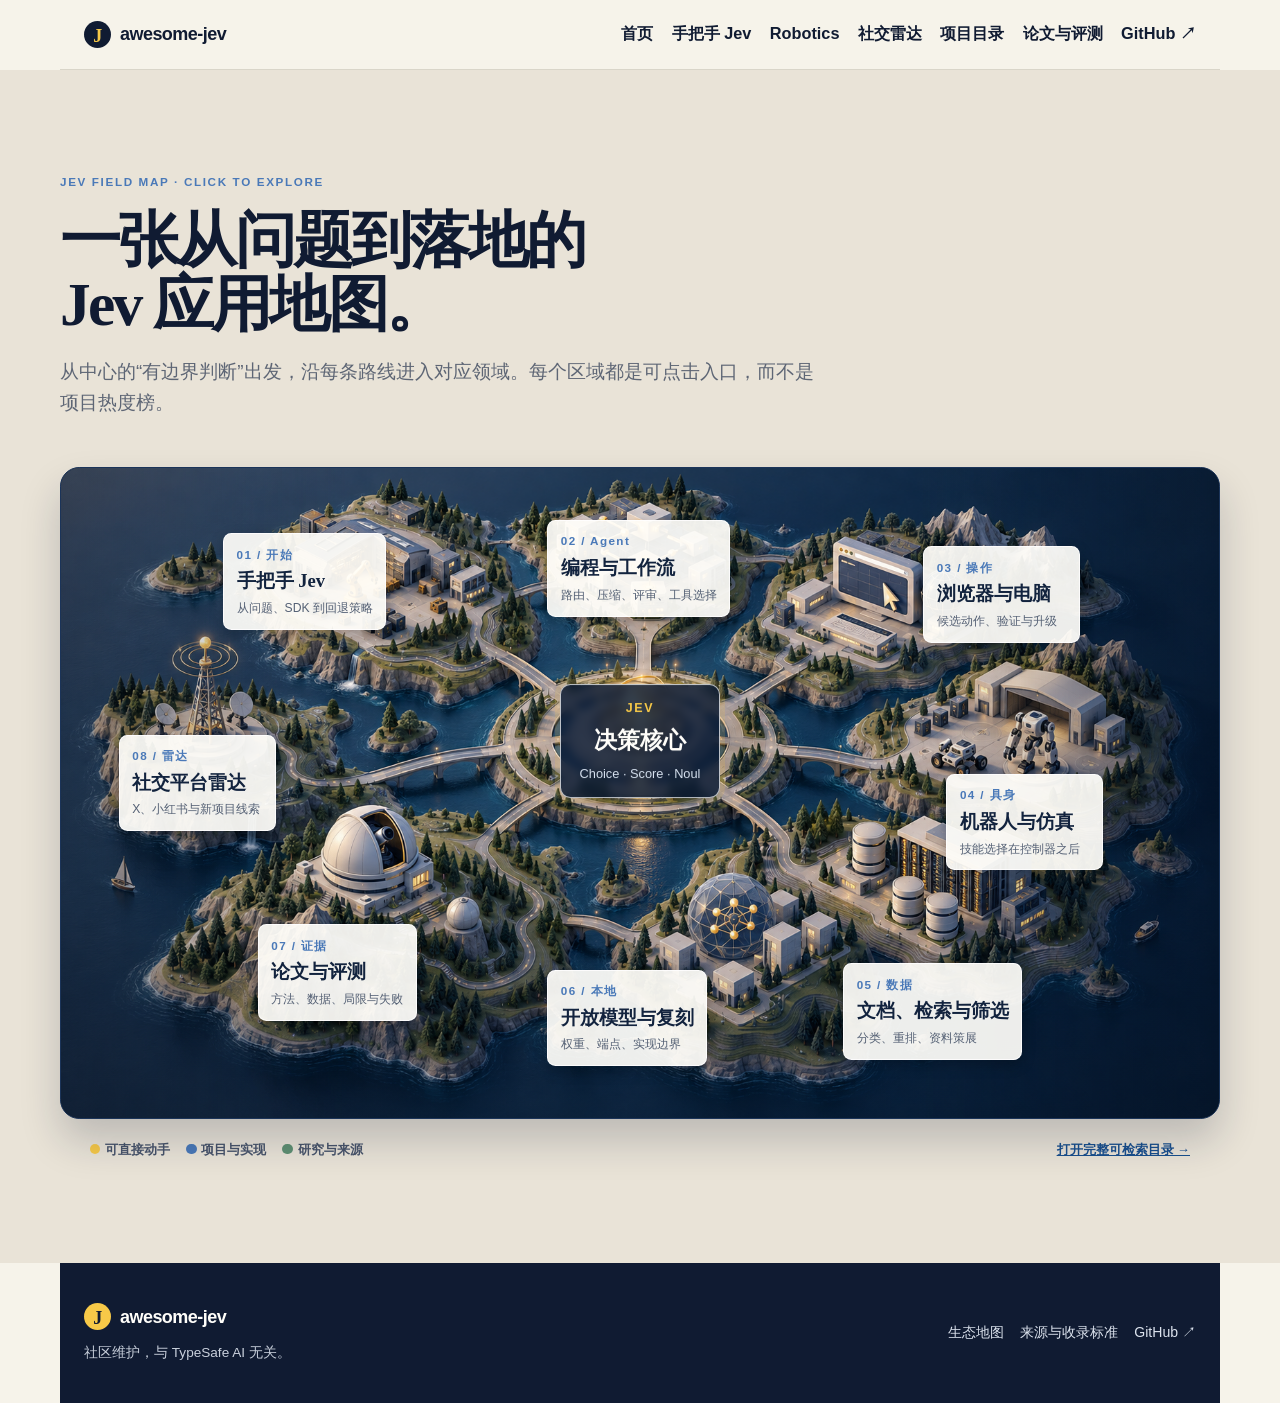
<file: docs/index.html>
<!doctype html>
<html lang="zh-CN">
  <head>
    <meta charset="utf-8" />
    <meta name="viewport" content="width=device-width, initial-scale=1" />
    <meta name="description" content="awesome-jev：有出处、有判断、能动手的 Jev 资料库。" />
    <meta name="theme-color" content="#101b32" />
    <title>awesome-jev · field notes</title>
    <link rel="stylesheet" href="assets/site.css" />
  </head>
  <body>
    <a class="skip-link" href="#content">跳到正文</a>
    <header class="site-header">
      <a class="brand" href="#top" aria-label="awesome-jev 首页">
        <span class="brand-mark">J</span><span>awesome-jev</span>
      </a>
      <nav aria-label="主导航"><a href="index.html">首页</a><a href="hands-on.html">手把手 Jev</a><a href="robotics.html">Robotics</a><a href="social.html">社交雷达</a><a href="directory.html">项目目录</a><a href="research-directory.html">论文与评测</a><a href="https://github.com/Promethe-us/awesome-jev">GitHub ↗</a></nav>
    </header>

    <main id="content">
      <section id="top" class="section field-map" aria-labelledby="map-title">
        <div class="map-heading">
          <p class="eyebrow">JEV FIELD MAP · CLICK TO EXPLORE</p>
          <h2 id="map-title">一张从问题到落地的<br />Jev 应用地图。</h2>
          <p>从中心的“有边界判断”出发，沿每条路线进入对应领域。每个区域都是可点击入口，而不是项目热度榜。</p>
        </div>
        <div class="atlas-map" aria-label="Jev 领域探索地图">
          <img class="atlas-map-art" src="assets/images/jev-isometric-atlas.png" alt="俯视等距的 Jev 知识地图：中心决策核心由道路连接八个领域岛屿" />
          <div class="atlas-map-shade" aria-hidden="true"></div>
          <div class="atlas-map-core"><span>JEV</span><strong>决策核心</strong><small>Choice · Score · Noul</small></div>
          <a class="atlas-zone zone-build" href="hands-on.html"><span>01 / 开始</span><strong>手把手 Jev</strong><small>从问题、SDK 到回退策略</small></a>
          <a class="atlas-zone zone-agent" href="directory.html#我想给-agent-编程助手接上-jev"><span>02 / Agent</span><strong>编程与工作流</strong><small>路由、压缩、评审、工具选择</small></a>
          <a class="atlas-zone zone-browser" href="directory.html#我想做浏览器-手机-电脑自动化"><span>03 / 操作</span><strong>浏览器与电脑</strong><small>候选动作、验证与升级</small></a>
          <a class="atlas-zone zone-robot" href="robotics.html"><span>04 / 具身</span><strong>机器人与仿真</strong><small>技能选择在控制器之后</small></a>
          <a class="atlas-zone zone-data" href="directory.html#我想做数据-数据库方向"><span>05 / 数据</span><strong>文档、检索与筛选</strong><small>分类、重排、资料策展</small></a>
          <a class="atlas-zone zone-open" href="directory.html#我想搭-jev-like-开源模型-本地复刻"><span>06 / 本地</span><strong>开放模型与复刻</strong><small>权重、端点、实现边界</small></a>
          <a class="atlas-zone zone-research" href="research-directory.html"><span>07 / 证据</span><strong>论文与评测</strong><small>方法、数据、局限与失败</small></a>
          <a class="atlas-zone zone-social" href="social.html"><span>08 / 雷达</span><strong>社交平台雷达</strong><small>X、小红书与新项目线索</small></a>
        </div>
        <div class="map-legend"><span><i class="legend-dot build"></i>可直接动手</span><span><i class="legend-dot explore"></i>项目与实现</span><span><i class="legend-dot verify"></i>研究与来源</span><a href="directory.html">打开完整可检索目录 →</a></div>
      </section>
    </main>

    <footer class="site-footer">
      <div><a class="brand" href="#top"><span class="brand-mark">J</span><span>awesome-jev</span></a><p>社区维护，与 TypeSafe AI 无关。</p></div>
      <div class="footer-links"><a href="ecosystem.html">生态地图</a><a href="sources.html">来源与收录标准</a><a href="https://github.com/Promethe-us/awesome-jev">GitHub ↗</a></div>
    </footer>
    <script src="assets/site.js"></script>
  </body>
</html>
</file>
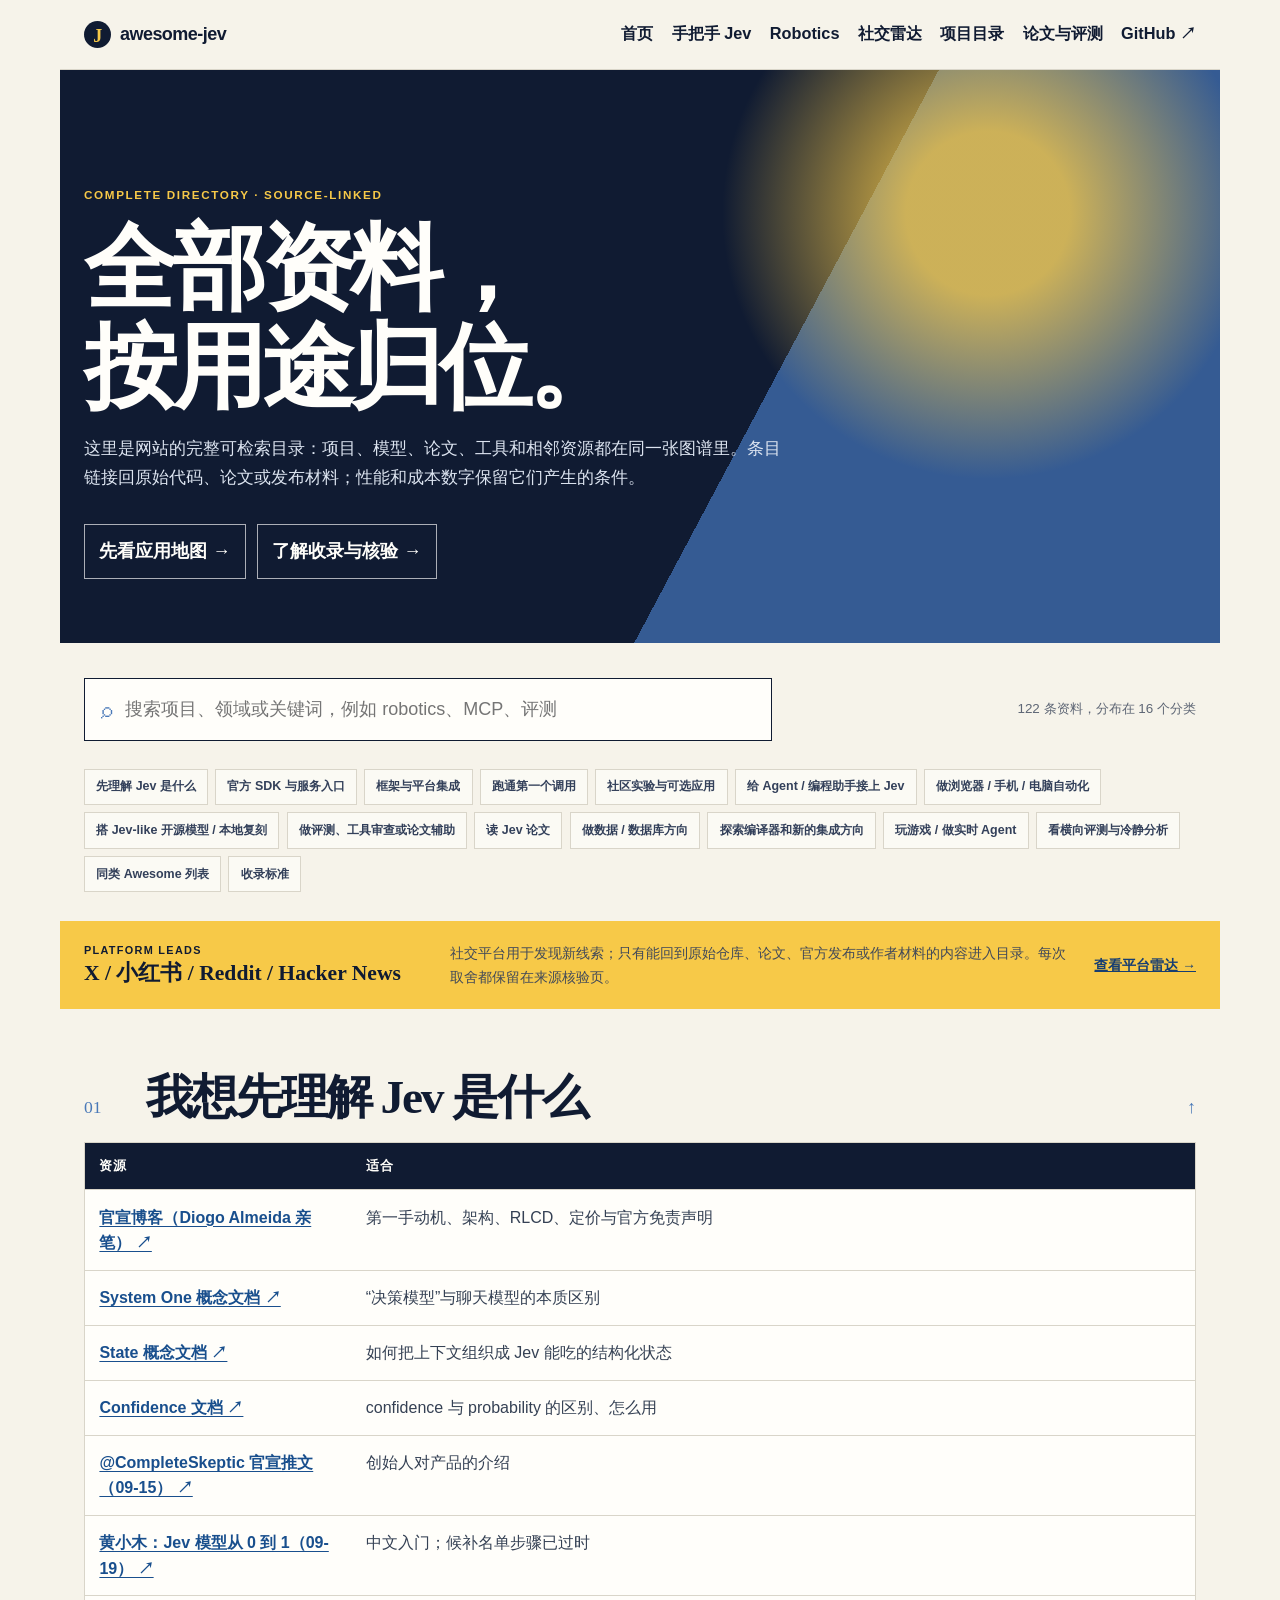
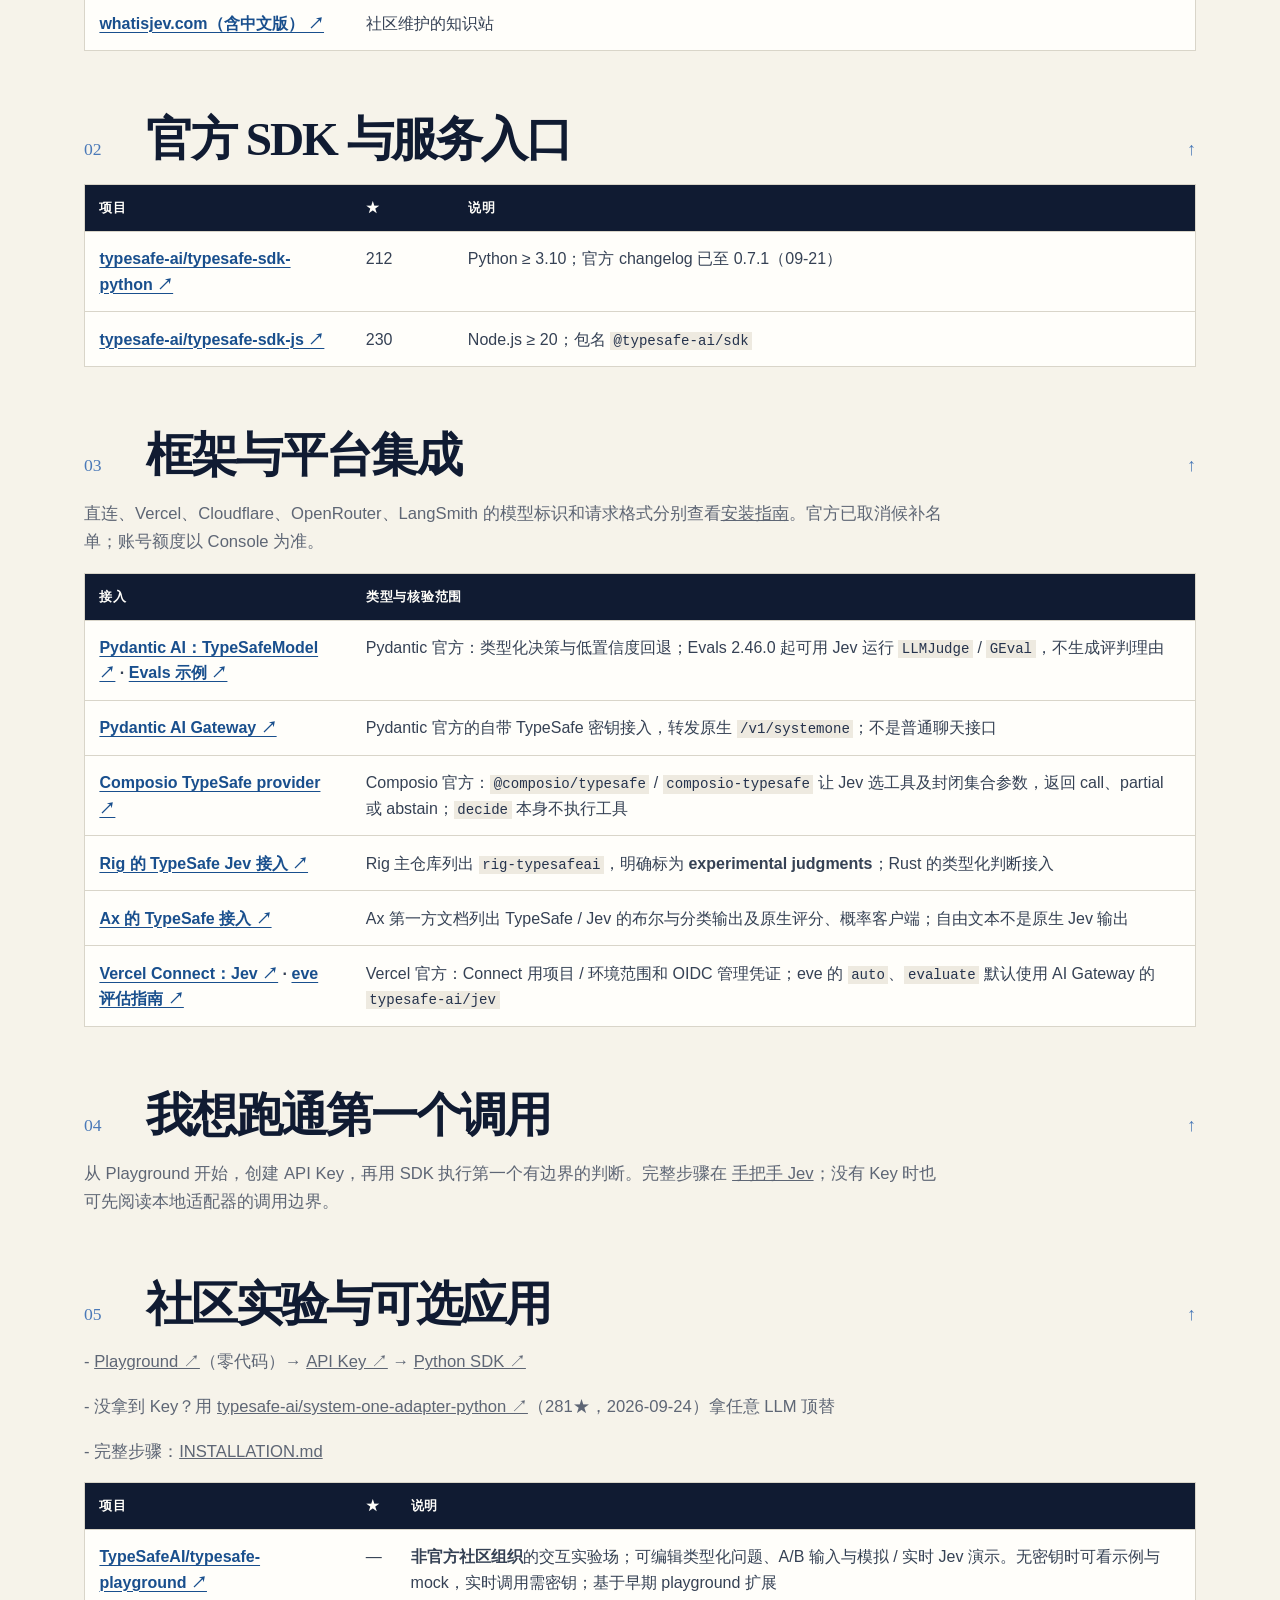
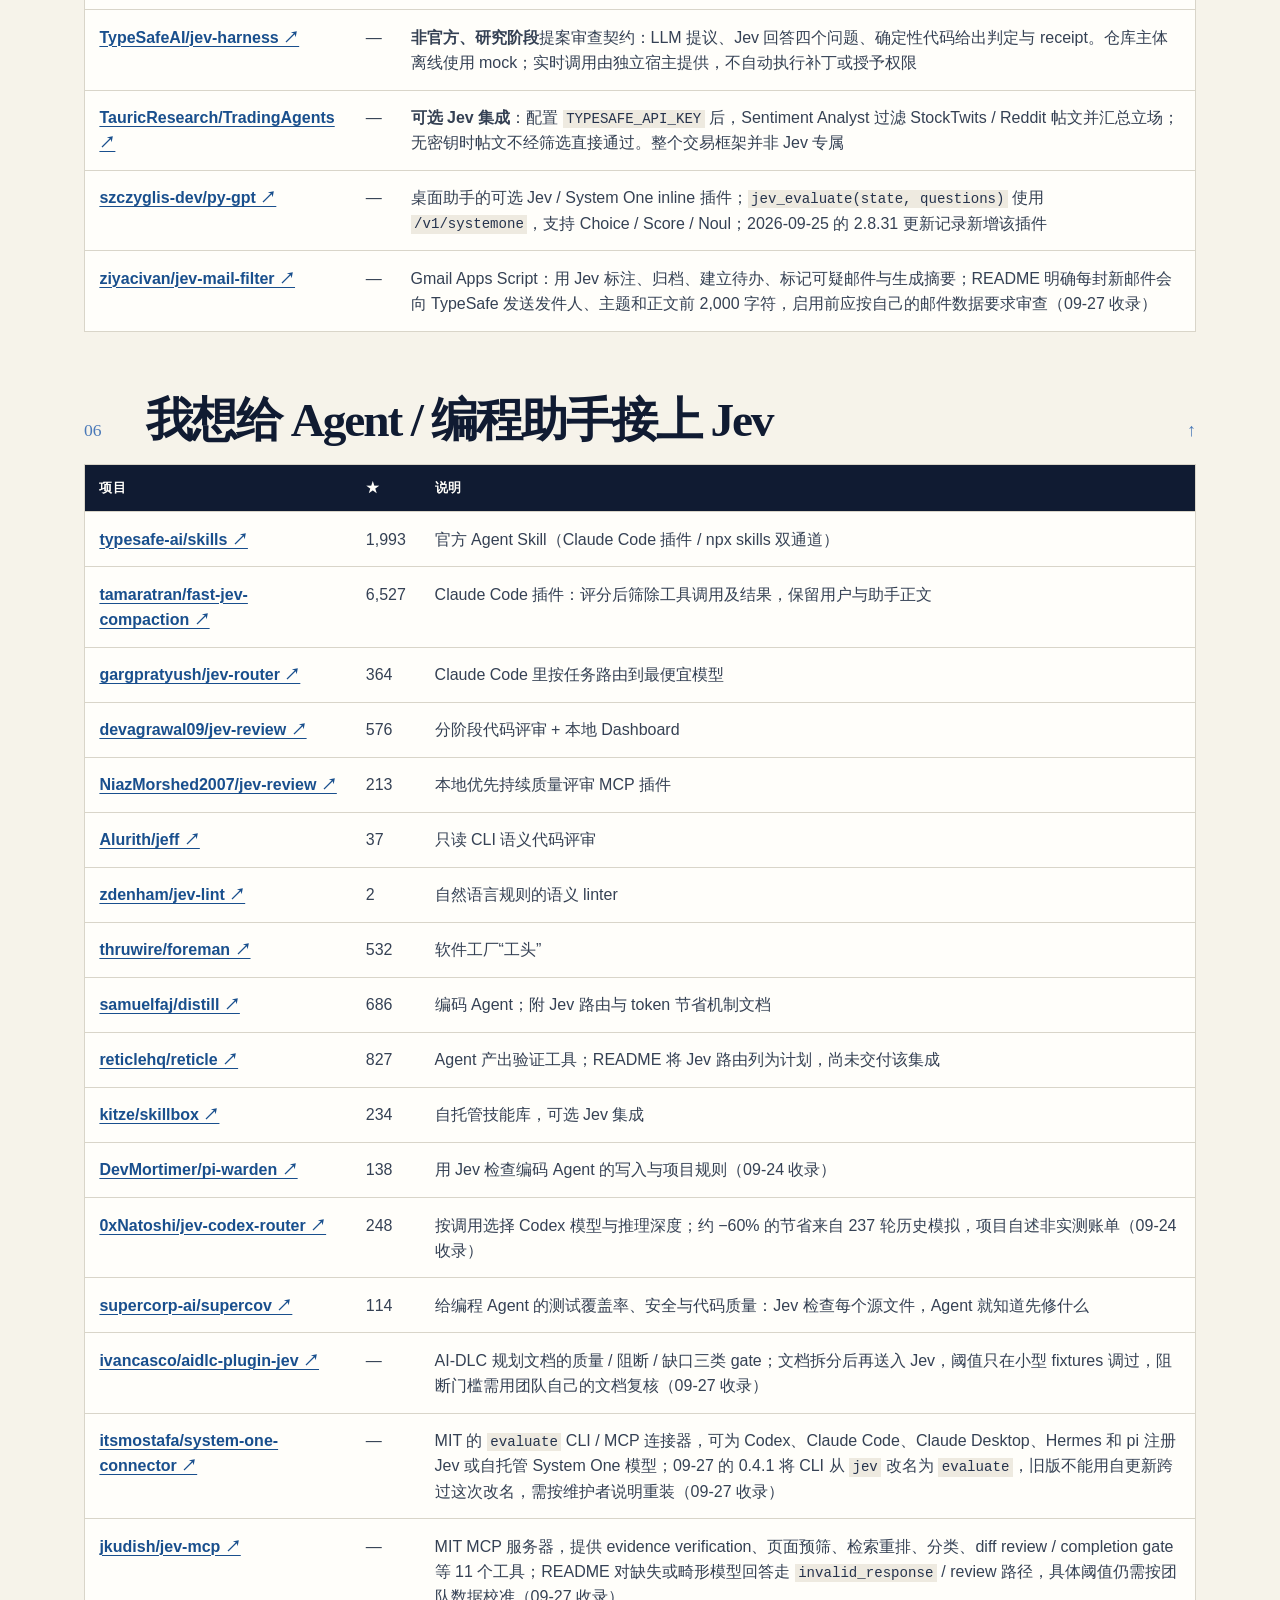
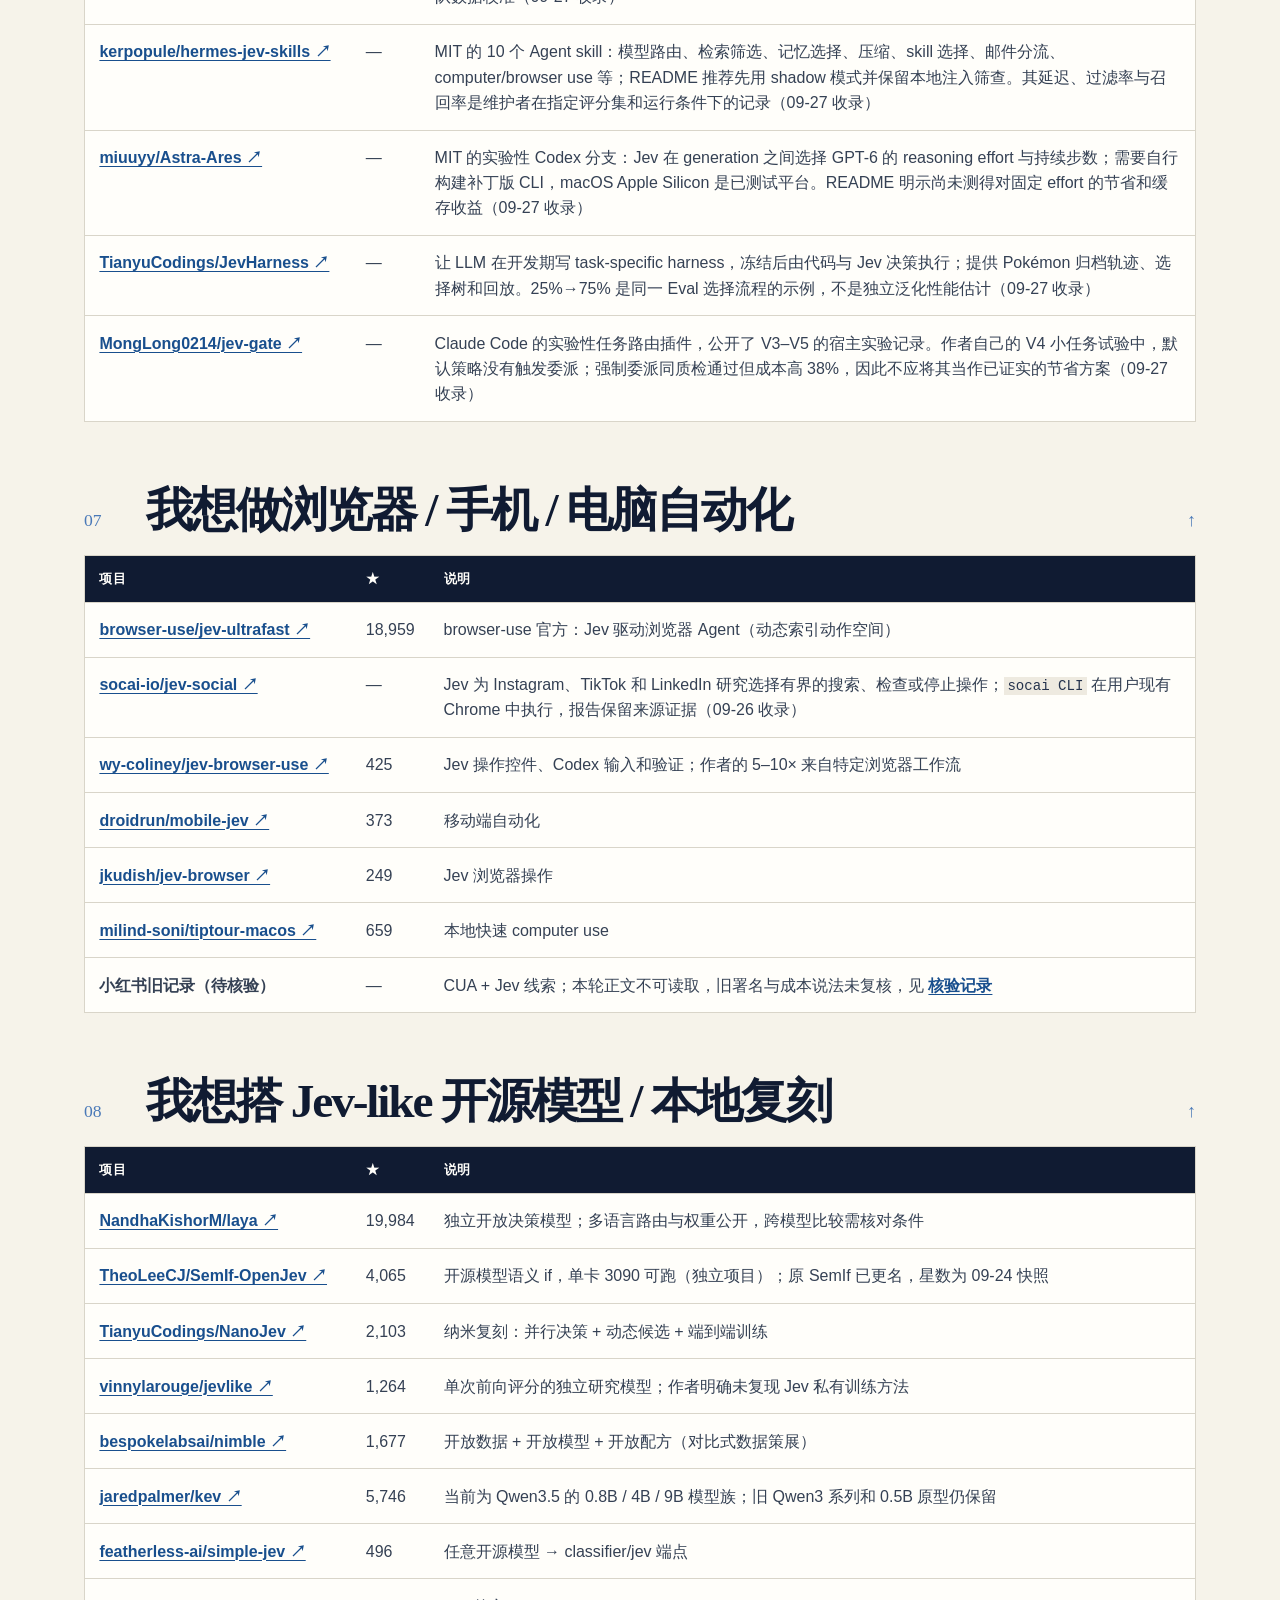
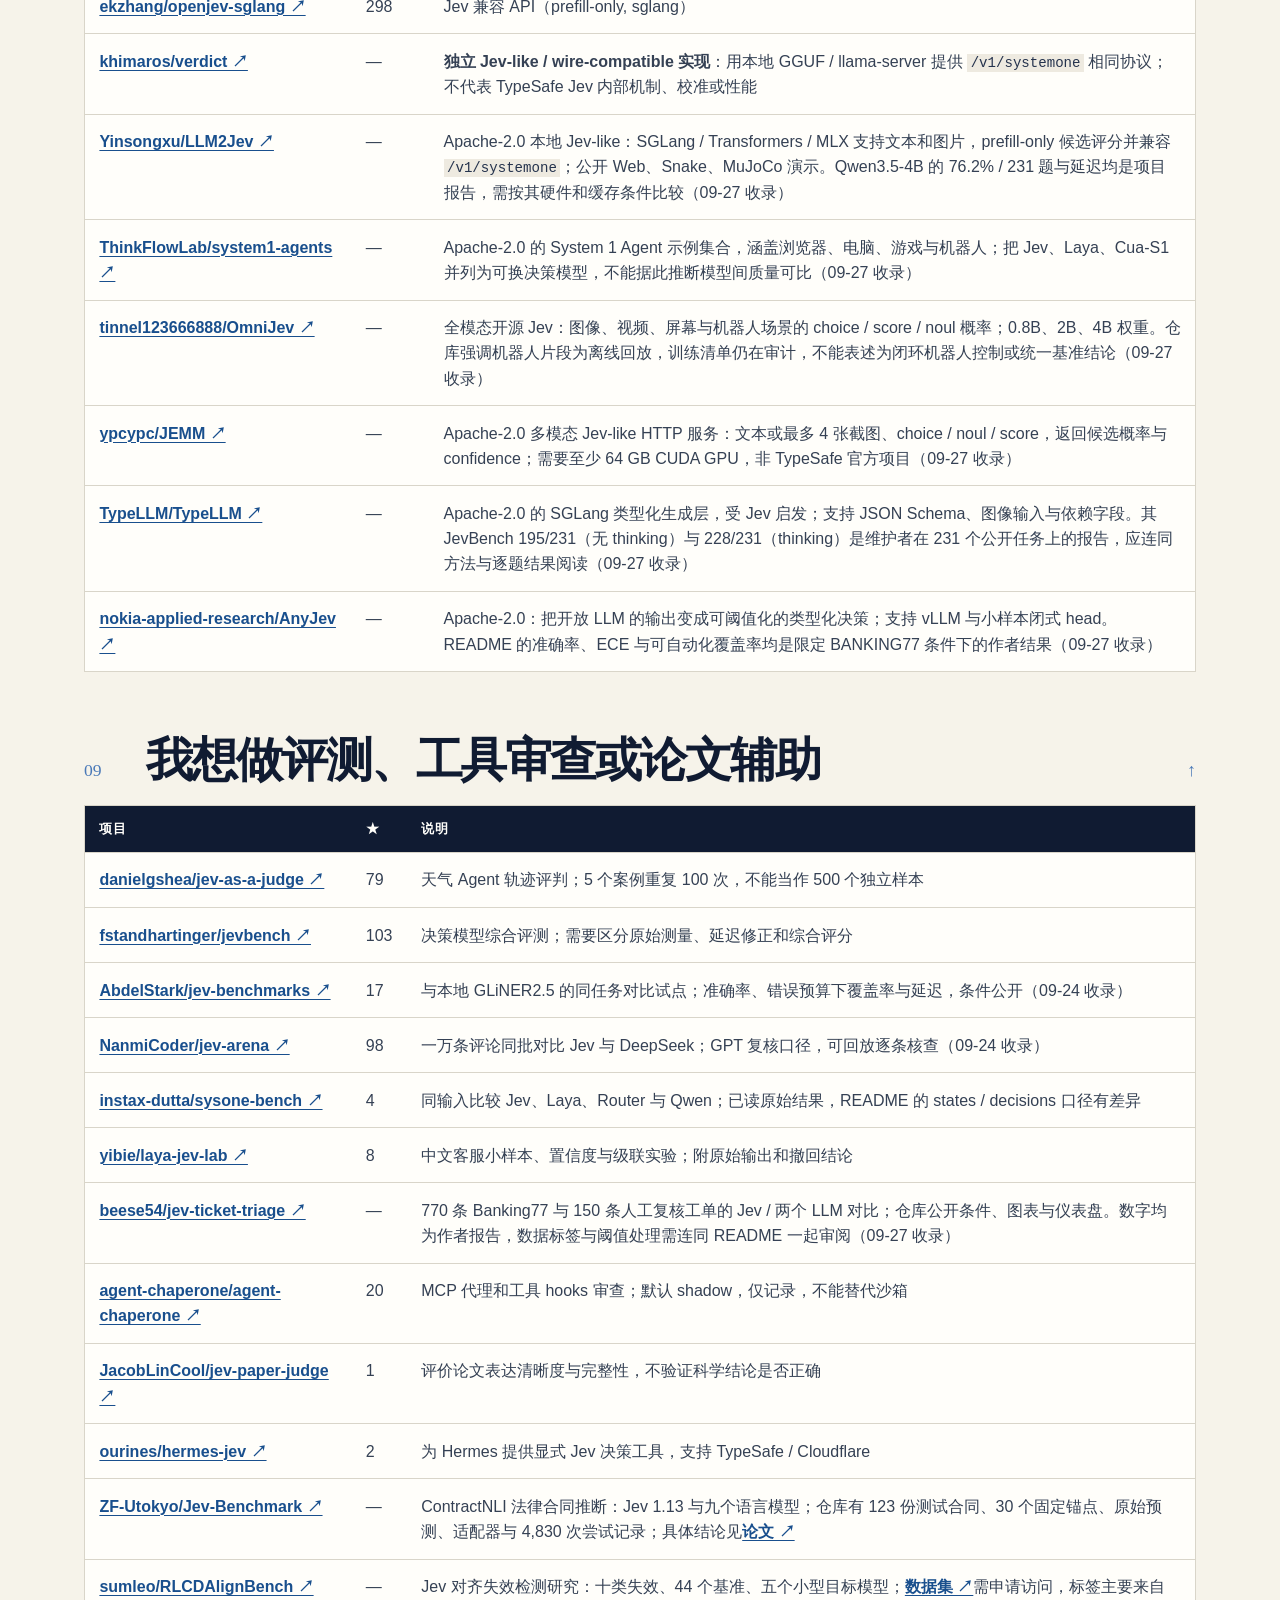
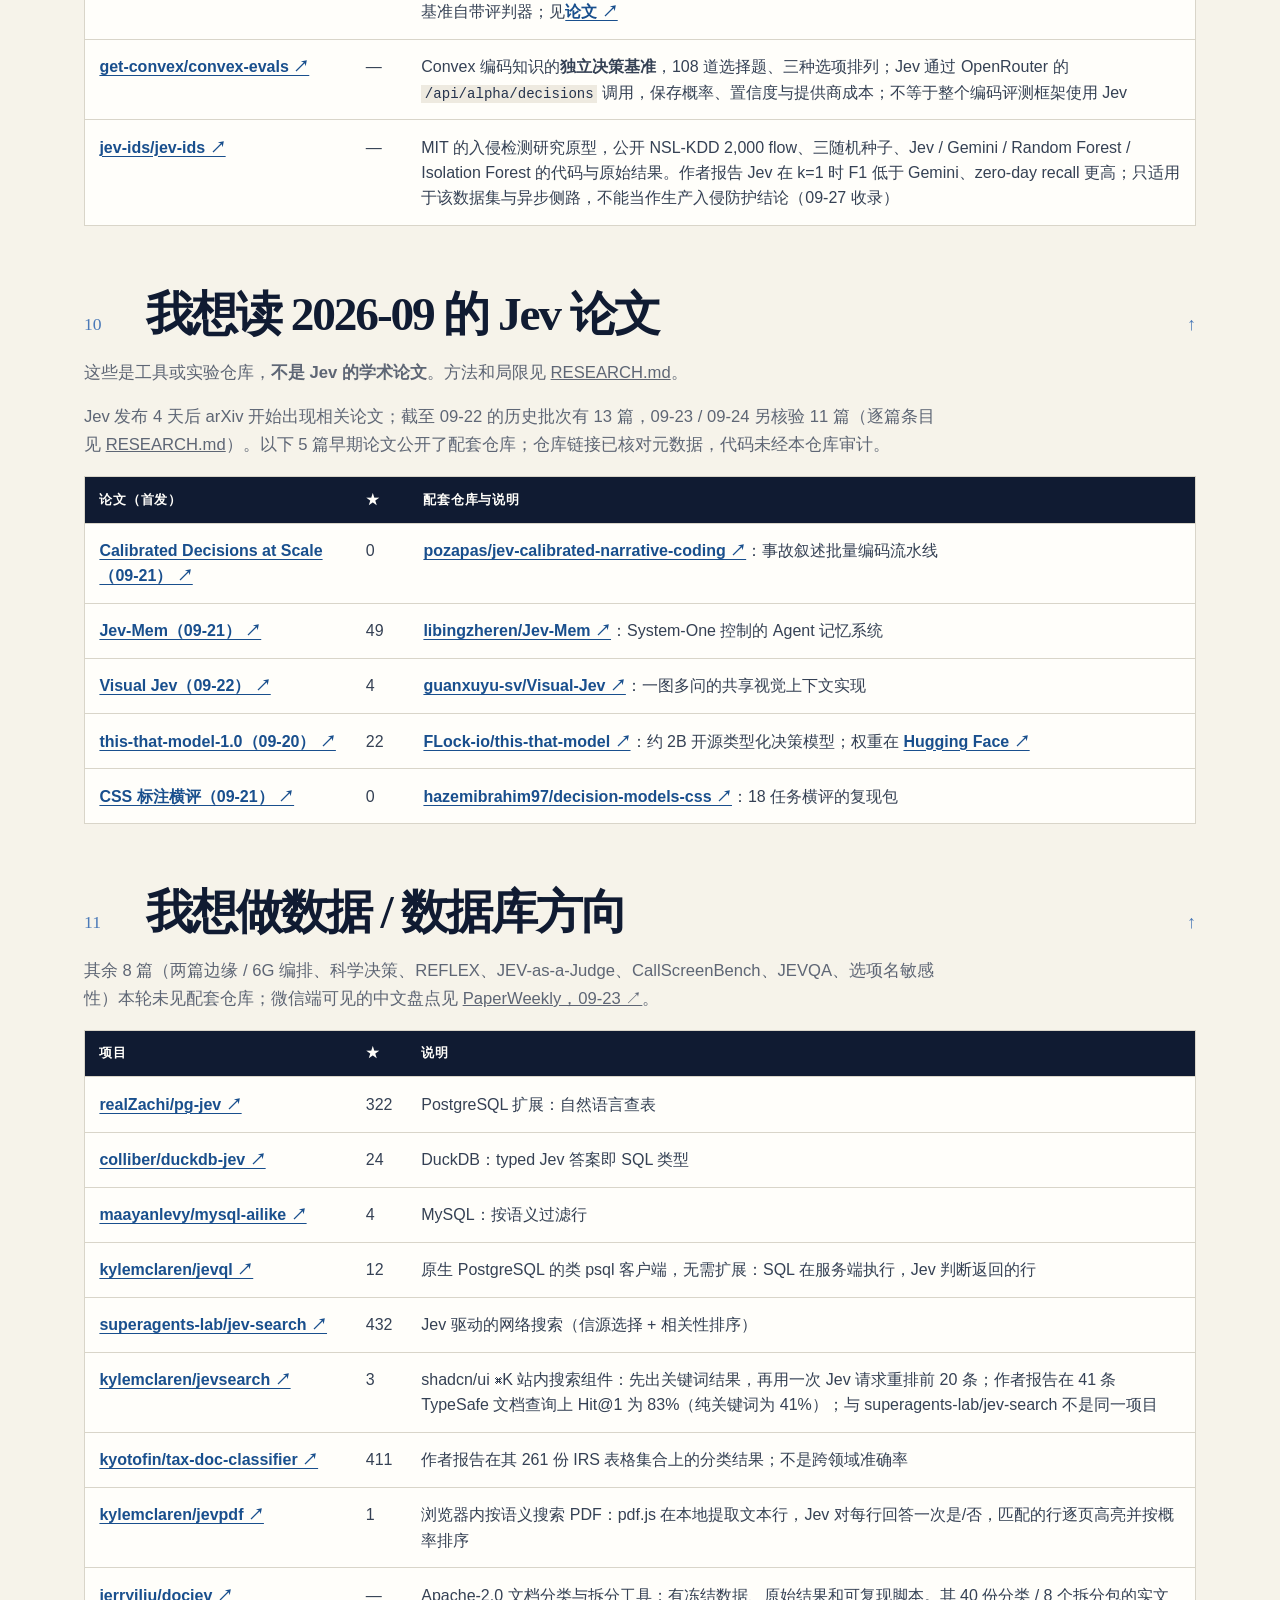
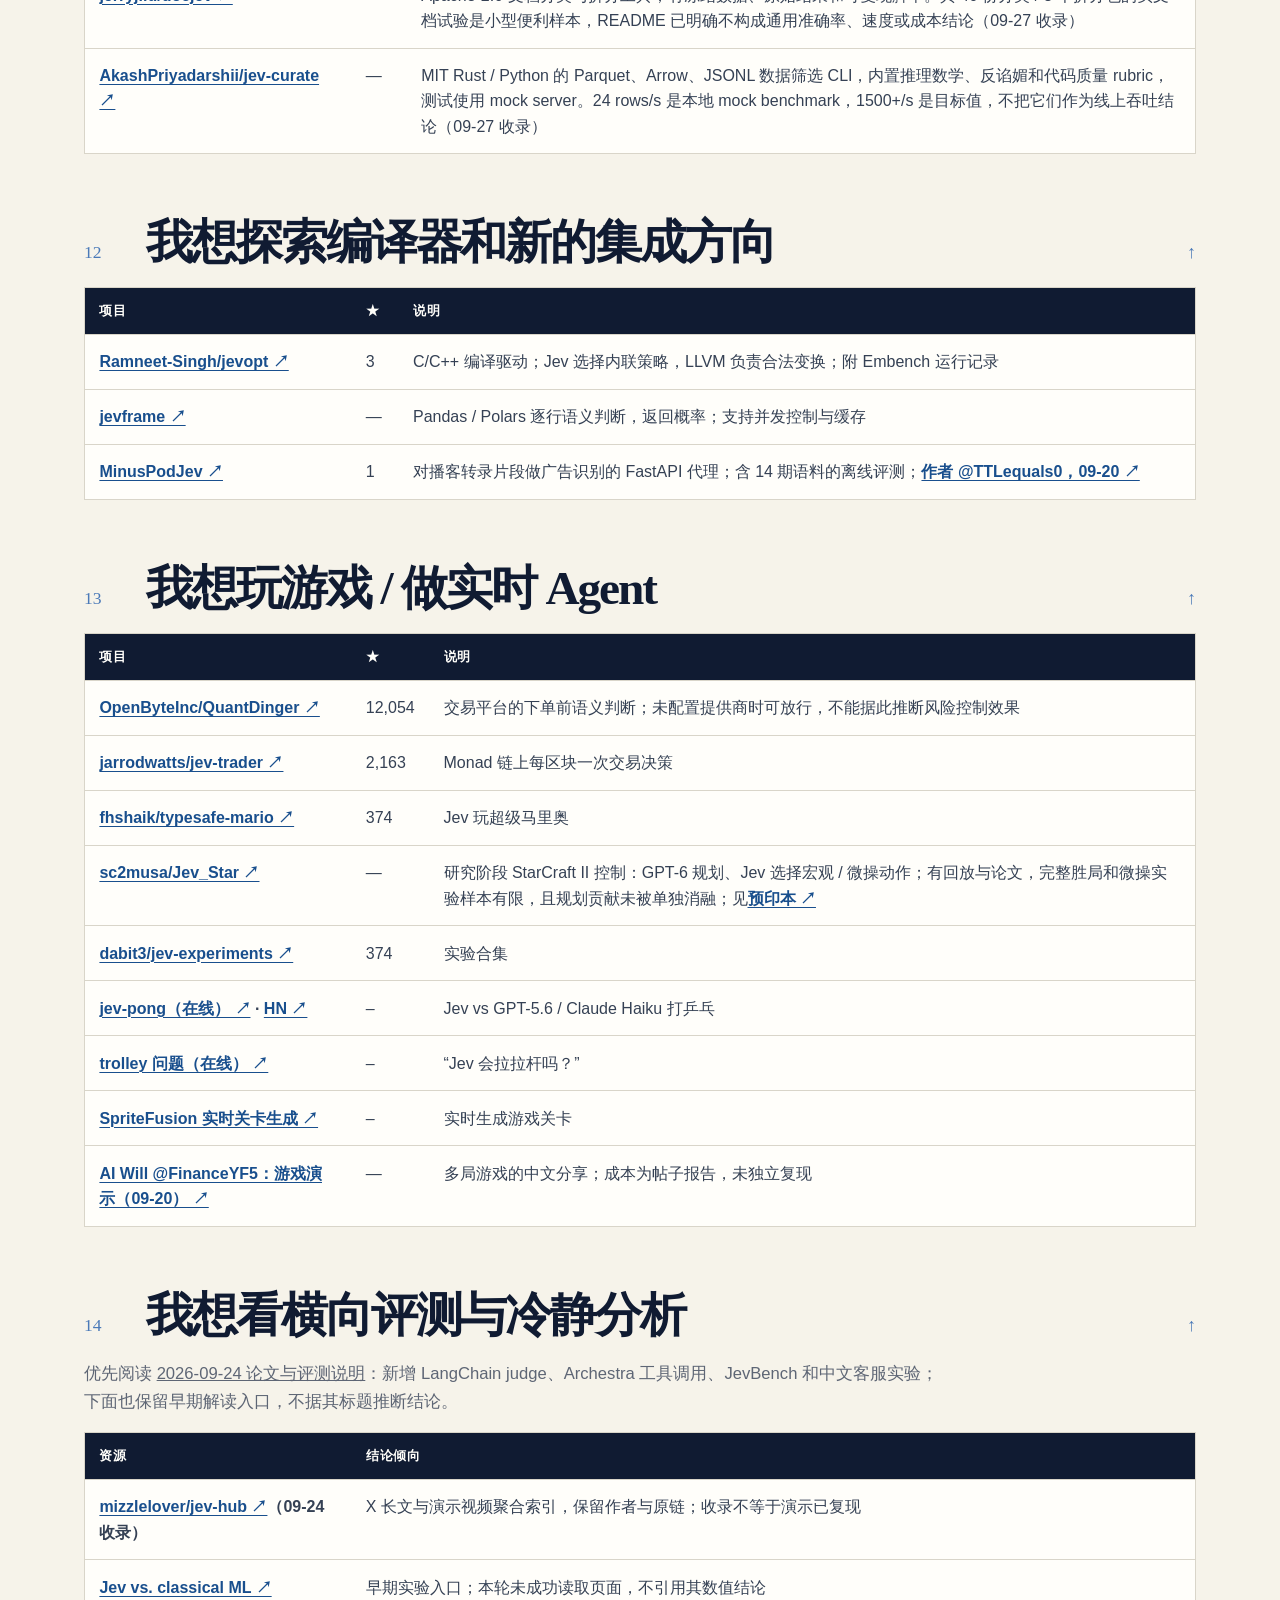
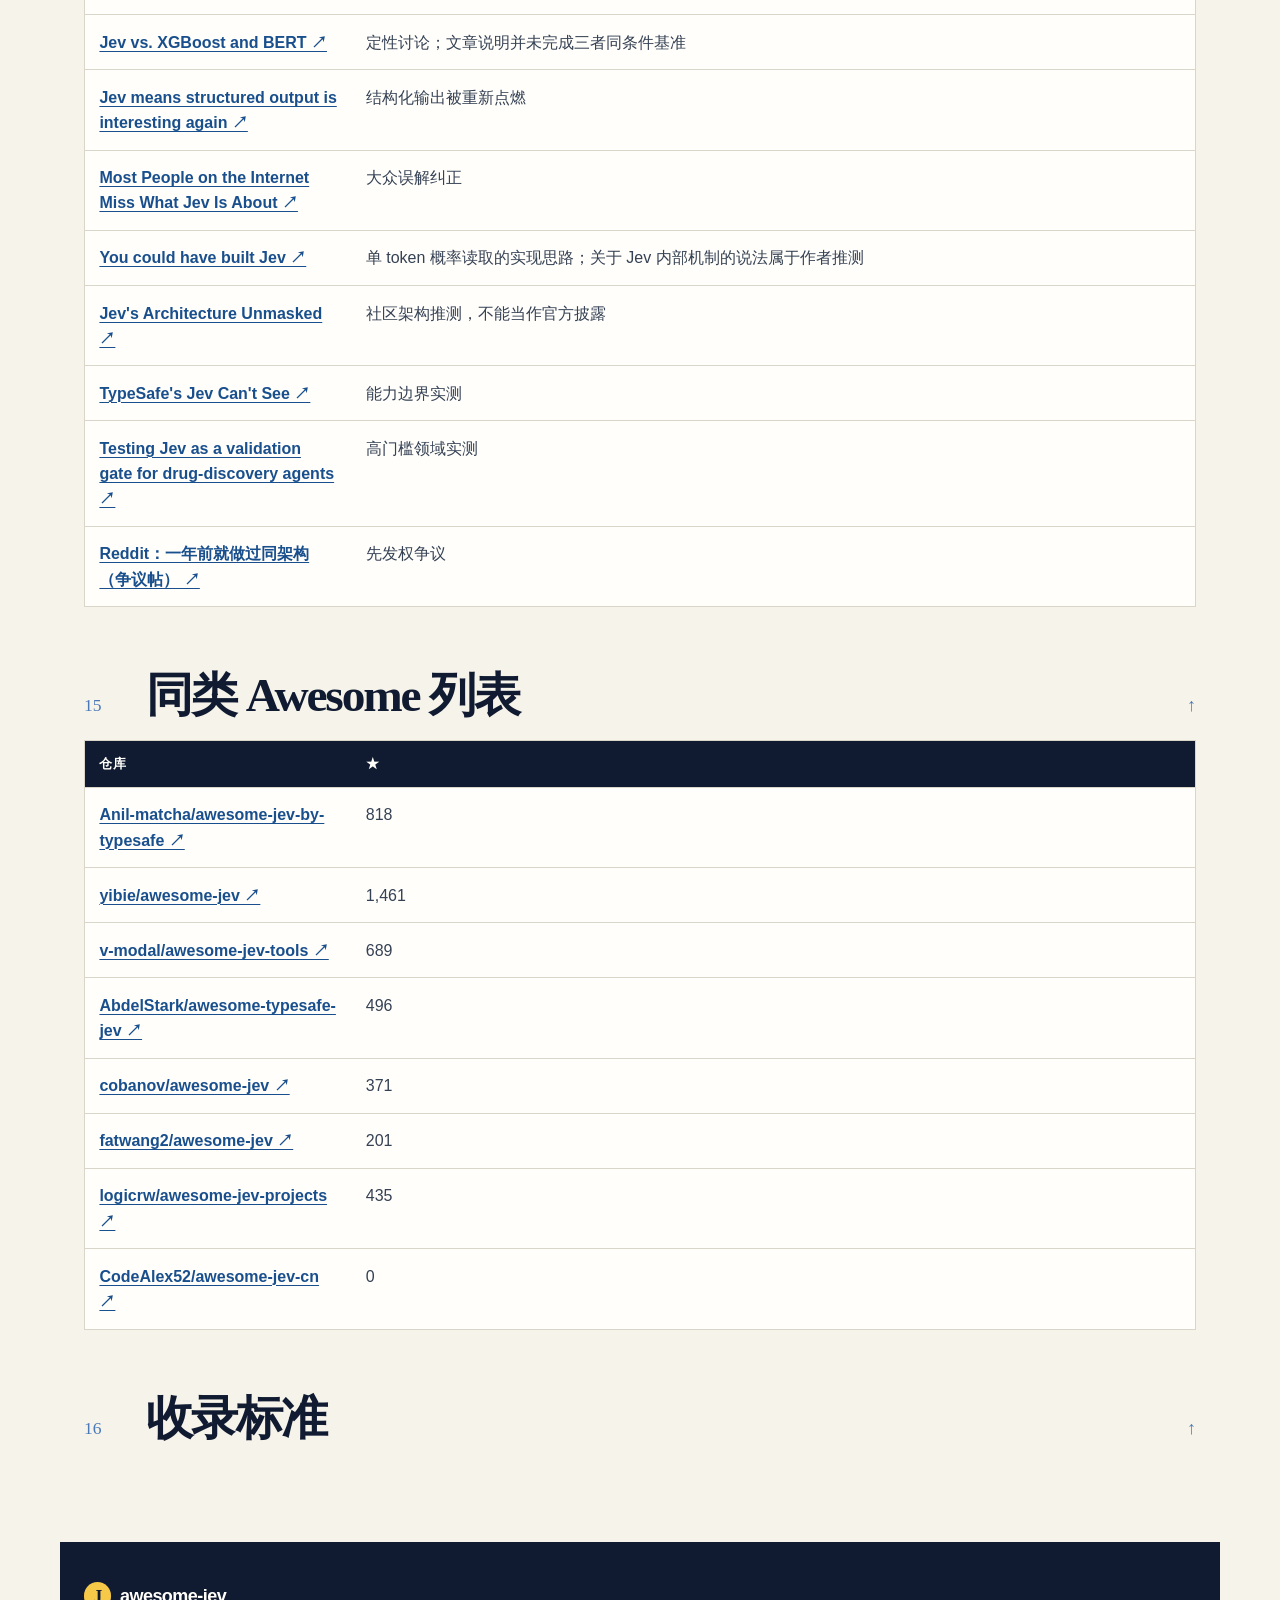
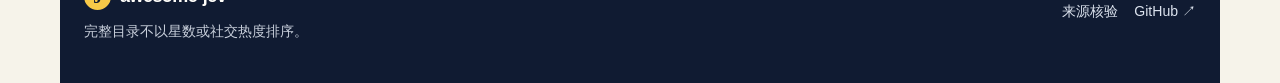
<file: docs/directory.html>
<!doctype html>
<html lang="zh-CN"><head><meta charset="utf-8" /><meta name="viewport" content="width=device-width, initial-scale=1" />
<meta name="description" content="awesome-jev 完整项目、论文、工具与来源目录，可按类别和关键词检索。" /><title>完整目录 · awesome-jev</title><link rel="stylesheet" href="assets/site.css" /></head>
<body class="catalog-page"><a class="skip-link" href="#catalog-content">跳到目录</a>
<header class="site-header"><a class="brand" href="index.html"><span class="brand-mark">J</span><span>awesome-jev</span></a><nav aria-label="主导航"><a href="index.html">首页</a><a href="hands-on.html">手把手 Jev</a><a href="robotics.html">Robotics</a><a href="social.html">社交雷达</a><a href="directory.html">项目目录</a><a href="research-directory.html">论文与评测</a><a href="https://github.com/Promethe-us/awesome-jev">GitHub ↗</a></nav></header>
<main id="catalog-content"><section id="top" class="catalog-hero"><p class="eyebrow">COMPLETE DIRECTORY · SOURCE-LINKED</p><h1>全部资料，<br />按用途归位。</h1><p>这里是网站的完整可检索目录：项目、模型、论文、工具和相邻资源都在同一张图谱里。条目链接回原始代码、论文或发布材料；性能和成本数字保留它们产生的条件。</p><div class="catalog-actions"><a href="index.html#map">先看应用地图 →</a><a href="sources.html">了解收录与核验 →</a></div></section>
<section class="catalog-controls" aria-label="目录检索"><label><span>⌕</span><input id="catalog-search" type="search" placeholder="搜索项目、领域或关键词，例如 robotics、MCP、评测" autocomplete="off" /></label><p id="catalog-count" aria-live="polite"></p></section>
<nav class="catalog-nav" aria-label="目录分类"><a href="#我想先理解-jev-是什么">先理解 Jev 是什么</a><a href="#官方-sdk-与服务入口">官方 SDK 与服务入口</a><a href="#框架与平台集成">框架与平台集成</a><a href="#我想跑通第一个调用">跑通第一个调用</a><a href="#社区实验与可选应用">社区实验与可选应用</a><a href="#我想给-agent-编程助手接上-jev">给 Agent / 编程助手接上 Jev</a><a href="#我想做浏览器-手机-电脑自动化">做浏览器 / 手机 / 电脑自动化</a><a href="#我想搭-jev-like-开源模型-本地复刻">搭 Jev-like 开源模型 / 本地复刻</a><a href="#我想做评测-工具审查或论文辅助">做评测、工具审查或论文辅助</a><a href="#我想读-2026-09-的-jev-论文">读  Jev 论文</a><a href="#我想做数据-数据库方向">做数据 / 数据库方向</a><a href="#我想探索编译器和新的集成方向">探索编译器和新的集成方向</a><a href="#我想玩游戏-做实时-agent">玩游戏 / 做实时 Agent</a><a href="#我想看横向评测与冷静分析">看横向评测与冷静分析</a><a href="#同类-awesome-列表">同类 Awesome 列表</a><a href="#收录标准">收录标准</a></nav>
<section class="catalog-source-note"><div><span>PLATFORM LEADS</span><strong>X / 小红书 / Reddit / Hacker News</strong></div><p>社交平台用于发现新线索；只有能回到原始仓库、论文、官方发布或作者材料的内容进入目录。每次取舍都保留在来源核验页。</p><a href="social.html">查看平台雷达 →</a></section>
<div class="catalog-body"><section id="我想先理解-jev-是什么" class="catalog-section" data-catalog-section><div class="catalog-section-head"><span>01</span><h2>我想先理解 Jev 是什么</h2><a href="#top" aria-label="回到目录顶部">↑</a></div><div class="catalog-table-wrap"><table class="catalog-table"><thead><tr><th>资源</th><th>适合</th></tr></thead><tbody><tr><td><a href="https://typesafe.ai/blog/introducing-system-one-models-and-jev" target="_blank" rel="noopener noreferrer">官宣博客（Diogo Almeida 亲笔） ↗</a></td><td>第一手动机、架构、RLCD、定价与官方免责声明</td></tr><tr><td><a href="https://docs.typesafe.ai/concepts/system-one" target="_blank" rel="noopener noreferrer">System One 概念文档 ↗</a></td><td>“决策模型”与聊天模型的本质区别</td></tr><tr><td><a href="https://docs.typesafe.ai/concepts/state" target="_blank" rel="noopener noreferrer">State 概念文档 ↗</a></td><td>如何把上下文组织成 Jev 能吃的结构化状态</td></tr><tr><td><a href="https://docs.typesafe.ai/confidence" target="_blank" rel="noopener noreferrer">Confidence 文档 ↗</a></td><td>confidence 与 probability 的区别、怎么用</td></tr><tr><td><a href="https://x.com/CompleteSkeptic/status/2099925682726002904" target="_blank" rel="noopener noreferrer">@CompleteSkeptic 官宣推文（09-15） ↗</a></td><td>创始人对产品的介绍</td></tr><tr><td><a href="https://x.com/ai_xiaomu/status/2101135680168771979" target="_blank" rel="noopener noreferrer">黄小木：Jev 模型从 0 到 1（09-19） ↗</a></td><td>中文入门；候补名单步骤已过时</td></tr><tr><td><a href="https://whatisjev.com/zh/getting-started" target="_blank" rel="noopener noreferrer">whatisjev.com（含中文版） ↗</a></td><td>社区维护的知识站</td></tr></tbody></table></div></section><section id="官方-sdk-与服务入口" class="catalog-section" data-catalog-section><div class="catalog-section-head"><span>02</span><h2>官方 SDK 与服务入口</h2><a href="#top" aria-label="回到目录顶部">↑</a></div><div class="catalog-table-wrap"><table class="catalog-table"><thead><tr><th>项目</th><th>★</th><th>说明</th></tr></thead><tbody><tr><td><a href="https://github.com/typesafe-ai/typesafe-sdk-python" target="_blank" rel="noopener noreferrer">typesafe-ai/typesafe-sdk-python ↗</a></td><td>212</td><td>Python ≥ 3.10；官方 changelog 已至 0.7.1（09-21）</td></tr><tr><td><a href="https://github.com/typesafe-ai/typesafe-sdk-js" target="_blank" rel="noopener noreferrer">typesafe-ai/typesafe-sdk-js ↗</a></td><td>230</td><td>Node.js ≥ 20；包名 <code>@typesafe-ai/sdk</code></td></tr></tbody></table></div></section><section id="框架与平台集成" class="catalog-section" data-catalog-section><div class="catalog-section-head"><span>03</span><h2>框架与平台集成</h2><a href="#top" aria-label="回到目录顶部">↑</a></div><p class="catalog-intro">直连、Vercel、Cloudflare、OpenRouter、LangSmith 的模型标识和请求格式分别查看<a href="hands-on.html">安装指南</a>。官方已取消候补名单；账号额度以 Console 为准。</p><div class="catalog-table-wrap"><table class="catalog-table"><thead><tr><th>接入</th><th>类型与核验范围</th></tr></thead><tbody><tr><td><a href="https://pydantic.dev/docs/ai/models/typesafe/" target="_blank" rel="noopener noreferrer">Pydantic AI：TypeSafeModel ↗</a> · <a href="https://pydantic.dev/articles/jev-evals" target="_blank" rel="noopener noreferrer">Evals 示例 ↗</a></td><td>Pydantic 官方：类型化决策与低置信度回退；Evals 2.46.0 起可用 Jev 运行 <code>LLMJudge</code> / <code>GEval</code>，不生成评判理由</td></tr><tr><td><a href="https://pydantic.dev/articles/jev-pydantic-ai-gateway" target="_blank" rel="noopener noreferrer">Pydantic AI Gateway ↗</a></td><td>Pydantic 官方的自带 TypeSafe 密钥接入，转发原生 <code>/v1/systemone</code>；不是普通聊天接口</td></tr><tr><td><a href="https://docs.composio.dev/docs/providers/typesafe" target="_blank" rel="noopener noreferrer">Composio TypeSafe provider ↗</a></td><td>Composio 官方：<code>@composio/typesafe</code> / <code>composio-typesafe</code> 让 Jev 选工具及封闭集合参数，返回 call、partial 或 abstain；<code>decide</code> 本身不执行工具</td></tr><tr><td><a href="https://github.com/0xPlaygrounds/rig" target="_blank" rel="noopener noreferrer">Rig 的 TypeSafe Jev 接入 ↗</a></td><td>Rig 主仓库列出 <code>rig-typesafeai</code>，明确标为 <strong>experimental judgments</strong>；Rust 的类型化判断接入</td></tr><tr><td><a href="https://github.com/ax-llm/ax/blob/main/website/content/_index.md" target="_blank" rel="noopener noreferrer">Ax 的 TypeSafe 接入 ↗</a></td><td>Ax 第一方文档列出 TypeSafe / Jev 的布尔与分类输出及原生评分、概率客户端；自由文本不是原生 Jev 输出</td></tr><tr><td><a href="https://vercel.com/connect/jev" target="_blank" rel="noopener noreferrer">Vercel Connect：Jev ↗</a> · <a href="https://github.com/vercel/eve/blob/main/docs/guides/evaluate.md" target="_blank" rel="noopener noreferrer">eve 评估指南 ↗</a></td><td>Vercel 官方：Connect 用项目 / 环境范围和 OIDC 管理凭证；eve 的 <code>auto</code>、<code>evaluate</code> 默认使用 AI Gateway 的 <code>typesafe-ai/jev</code></td></tr></tbody></table></div></section><section id="我想跑通第一个调用" class="catalog-section" data-catalog-section><div class="catalog-section-head"><span>04</span><h2>我想跑通第一个调用</h2><a href="#top" aria-label="回到目录顶部">↑</a></div><p class="catalog-intro">从 Playground 开始，创建 API Key，再用 SDK 执行第一个有边界的判断。完整步骤在 <a href="hands-on.html">手把手 Jev</a>；没有 Key 时也可先阅读本地适配器的调用边界。</p></section><section id="社区实验与可选应用" class="catalog-section" data-catalog-section><div class="catalog-section-head"><span>05</span><h2>社区实验与可选应用</h2><a href="#top" aria-label="回到目录顶部">↑</a></div><p class="catalog-intro">- <a href="https://console.typesafe.ai/playground" target="_blank" rel="noopener noreferrer">Playground ↗</a>（零代码）→ <a href="https://console.typesafe.ai/keys" target="_blank" rel="noopener noreferrer">API Key ↗</a> → <a href="https://github.com/typesafe-ai/typesafe-sdk-python" target="_blank" rel="noopener noreferrer">Python SDK ↗</a></p><p class="catalog-intro">- 没拿到 Key？用 <a href="https://github.com/typesafe-ai/system-one-adapter-python" target="_blank" rel="noopener noreferrer">typesafe-ai/system-one-adapter-python ↗</a>（281★，2026-09-24）拿任意 LLM 顶替</p><p class="catalog-intro">- 完整步骤：<a href="hands-on.html">INSTALLATION.md</a></p><div class="catalog-table-wrap"><table class="catalog-table"><thead><tr><th>项目</th><th>★</th><th>说明</th></tr></thead><tbody><tr><td><a href="https://github.com/TypeSafeAI/typesafe-playground" target="_blank" rel="noopener noreferrer">TypeSafeAI/typesafe-playground ↗</a></td><td>—</td><td><strong>非官方社区组织</strong>的交互实验场；可编辑类型化问题、A/B 输入与模拟 / 实时 Jev 演示。无密钥时可看示例与 mock，实时调用需密钥；基于早期 playground 扩展</td></tr><tr><td><a href="https://github.com/TypeSafeAI/jev-harness" target="_blank" rel="noopener noreferrer">TypeSafeAI/jev-harness ↗</a></td><td>—</td><td><strong>非官方、研究阶段</strong>提案审查契约：LLM 提议、Jev 回答四个问题、确定性代码给出判定与 receipt。仓库主体离线使用 mock；实时调用由独立宿主提供，不自动执行补丁或授予权限</td></tr><tr><td><a href="https://github.com/TauricResearch/TradingAgents" target="_blank" rel="noopener noreferrer">TauricResearch/TradingAgents ↗</a></td><td>—</td><td><strong>可选 Jev 集成</strong>：配置 <code>TYPESAFE_API_KEY</code> 后，Sentiment Analyst 过滤 StockTwits / Reddit 帖文并汇总立场；无密钥时帖文不经筛选直接通过。整个交易框架并非 Jev 专属</td></tr><tr><td><a href="https://github.com/szczyglis-dev/py-gpt" target="_blank" rel="noopener noreferrer">szczyglis-dev/py-gpt ↗</a></td><td>—</td><td>桌面助手的可选 Jev / System One inline 插件；<code>jev_evaluate(state, questions)</code> 使用 <code>/v1/systemone</code>，支持 Choice / Score / Noul；2026-09-25 的 2.8.31 更新记录新增该插件</td></tr><tr><td><a href="https://github.com/ziyacivan/jev-mail-filter" target="_blank" rel="noopener noreferrer">ziyacivan/jev-mail-filter ↗</a></td><td>—</td><td>Gmail Apps Script：用 Jev 标注、归档、建立待办、标记可疑邮件与生成摘要；README 明确每封新邮件会向 TypeSafe 发送发件人、主题和正文前 2,000 字符，启用前应按自己的邮件数据要求审查（09-27 收录）</td></tr></tbody></table></div></section><section id="我想给-agent-编程助手接上-jev" class="catalog-section" data-catalog-section><div class="catalog-section-head"><span>06</span><h2>我想给 Agent / 编程助手接上 Jev</h2><a href="#top" aria-label="回到目录顶部">↑</a></div><div class="catalog-table-wrap"><table class="catalog-table"><thead><tr><th>项目</th><th>★</th><th>说明</th></tr></thead><tbody><tr><td><a href="https://github.com/typesafe-ai/skills" target="_blank" rel="noopener noreferrer">typesafe-ai/skills ↗</a></td><td>1,993</td><td>官方 Agent Skill（Claude Code 插件 / npx skills 双通道）</td></tr><tr><td><a href="https://github.com/tamaratran/fast-jev-compaction" target="_blank" rel="noopener noreferrer">tamaratran/fast-jev-compaction ↗</a></td><td>6,527</td><td>Claude Code 插件：评分后筛除工具调用及结果，保留用户与助手正文</td></tr><tr><td><a href="https://github.com/gargpratyush/jev-router" target="_blank" rel="noopener noreferrer">gargpratyush/jev-router ↗</a></td><td>364</td><td>Claude Code 里按任务路由到最便宜模型</td></tr><tr><td><a href="https://github.com/devagrawal09/jev-review" target="_blank" rel="noopener noreferrer">devagrawal09/jev-review ↗</a></td><td>576</td><td>分阶段代码评审 + 本地 Dashboard</td></tr><tr><td><a href="https://github.com/NiazMorshed2007/jev-review" target="_blank" rel="noopener noreferrer">NiazMorshed2007/jev-review ↗</a></td><td>213</td><td>本地优先持续质量评审 MCP 插件</td></tr><tr><td><a href="https://github.com/Alurith/jeff" target="_blank" rel="noopener noreferrer">Alurith/jeff ↗</a></td><td>37</td><td>只读 CLI 语义代码评审</td></tr><tr><td><a href="https://github.com/zdenham/jev-lint" target="_blank" rel="noopener noreferrer">zdenham/jev-lint ↗</a></td><td>2</td><td>自然语言规则的语义 linter</td></tr><tr><td><a href="https://github.com/thruwire/foreman" target="_blank" rel="noopener noreferrer">thruwire/foreman ↗</a></td><td>532</td><td>软件工厂“工头”</td></tr><tr><td><a href="https://github.com/samuelfaj/distill" target="_blank" rel="noopener noreferrer">samuelfaj/distill ↗</a></td><td>686</td><td>编码 Agent；附 Jev 路由与 token 节省机制文档</td></tr><tr><td><a href="https://github.com/reticlehq/reticle" target="_blank" rel="noopener noreferrer">reticlehq/reticle ↗</a></td><td>827</td><td>Agent 产出验证工具；README 将 Jev 路由列为计划，尚未交付该集成</td></tr><tr><td><a href="https://github.com/kitze/skillbox" target="_blank" rel="noopener noreferrer">kitze/skillbox ↗</a></td><td>234</td><td>自托管技能库，可选 Jev 集成</td></tr><tr><td><a href="https://github.com/DevMortimer/pi-warden" target="_blank" rel="noopener noreferrer">DevMortimer/pi-warden ↗</a></td><td>138</td><td>用 Jev 检查编码 Agent 的写入与项目规则（09-24 收录）</td></tr><tr><td><a href="https://github.com/0xNatoshi/jev-codex-router" target="_blank" rel="noopener noreferrer">0xNatoshi/jev-codex-router ↗</a></td><td>248</td><td>按调用选择 Codex 模型与推理深度；约 −60% 的节省来自 237 轮历史模拟，项目自述非实测账单（09-24 收录）</td></tr><tr><td><a href="https://github.com/supercorp-ai/supercov" target="_blank" rel="noopener noreferrer">supercorp-ai/supercov ↗</a></td><td>114</td><td>给编程 Agent 的测试覆盖率、安全与代码质量：Jev 检查每个源文件，Agent 就知道先修什么</td></tr><tr><td><a href="https://github.com/ivancasco/aidlc-plugin-jev" target="_blank" rel="noopener noreferrer">ivancasco/aidlc-plugin-jev ↗</a></td><td>—</td><td>AI-DLC 规划文档的质量 / 阻断 / 缺口三类 gate；文档拆分后再送入 Jev，阈值只在小型 fixtures 调过，阻断门槛需用团队自己的文档复核（09-27 收录）</td></tr><tr><td><a href="https://github.com/itsmostafa/system-one-connector" target="_blank" rel="noopener noreferrer">itsmostafa/system-one-connector ↗</a></td><td>—</td><td>MIT 的 <code>evaluate</code> CLI / MCP 连接器，可为 Codex、Claude Code、Claude Desktop、Hermes 和 pi 注册 Jev 或自托管 System One 模型；09-27 的 0.4.1 将 CLI 从 <code>jev</code> 改名为 <code>evaluate</code>，旧版不能用自更新跨过这次改名，需按维护者说明重装（09-27 收录）</td></tr><tr><td><a href="https://github.com/jkudish/jev-mcp" target="_blank" rel="noopener noreferrer">jkudish/jev-mcp ↗</a></td><td>—</td><td>MIT MCP 服务器，提供 evidence verification、页面预筛、检索重排、分类、diff review / completion gate 等 11 个工具；README 对缺失或畸形模型回答走 <code>invalid_response</code> / review 路径，具体阈值仍需按团队数据校准（09-27 收录）</td></tr><tr><td><a href="https://github.com/kerpopule/hermes-jev-skills" target="_blank" rel="noopener noreferrer">kerpopule/hermes-jev-skills ↗</a></td><td>—</td><td>MIT 的 10 个 Agent skill：模型路由、检索筛选、记忆选择、压缩、skill 选择、邮件分流、computer/browser use 等；README 推荐先用 shadow 模式并保留本地注入筛查。其延迟、过滤率与召回率是维护者在指定评分集和运行条件下的记录（09-27 收录）</td></tr><tr><td><a href="https://github.com/miuuyy/Astra-Ares" target="_blank" rel="noopener noreferrer">miuuyy/Astra-Ares ↗</a></td><td>—</td><td>MIT 的实验性 Codex 分支：Jev 在 generation 之间选择 GPT-6 的 reasoning effort 与持续步数；需要自行构建补丁版 CLI，macOS Apple Silicon 是已测试平台。README 明示尚未测得对固定 effort 的节省和缓存收益（09-27 收录）</td></tr><tr><td><a href="https://github.com/TianyuCodings/JevHarness" target="_blank" rel="noopener noreferrer">TianyuCodings/JevHarness ↗</a></td><td>—</td><td>让 LLM 在开发期写 task-specific harness，冻结后由代码与 Jev 决策执行；提供 Pokémon 归档轨迹、选择树和回放。25%→75% 是同一 Eval 选择流程的示例，不是独立泛化性能估计（09-27 收录）</td></tr><tr><td><a href="https://github.com/MongLong0214/jev-gate" target="_blank" rel="noopener noreferrer">MongLong0214/jev-gate ↗</a></td><td>—</td><td>Claude Code 的实验性任务路由插件，公开了 V3–V5 的宿主实验记录。作者自己的 V4 小任务试验中，默认策略没有触发委派；强制委派同质检通过但成本高 38%，因此不应将其当作已证实的节省方案（09-27 收录）</td></tr></tbody></table></div></section><section id="我想做浏览器-手机-电脑自动化" class="catalog-section" data-catalog-section><div class="catalog-section-head"><span>07</span><h2>我想做浏览器 / 手机 / 电脑自动化</h2><a href="#top" aria-label="回到目录顶部">↑</a></div><div class="catalog-table-wrap"><table class="catalog-table"><thead><tr><th>项目</th><th>★</th><th>说明</th></tr></thead><tbody><tr><td><a href="https://github.com/browser-use/jev-ultrafast" target="_blank" rel="noopener noreferrer">browser-use/jev-ultrafast ↗</a></td><td>18,959</td><td>browser-use 官方：Jev 驱动浏览器 Agent（动态索引动作空间）</td></tr><tr><td><a href="https://github.com/socai-io/jev-social" target="_blank" rel="noopener noreferrer">socai-io/jev-social ↗</a></td><td>—</td><td>Jev 为 Instagram、TikTok 和 LinkedIn 研究选择有界的搜索、检查或停止操作；<code>socai CLI</code> 在用户现有 Chrome 中执行，报告保留来源证据（09-26 收录）</td></tr><tr><td><a href="https://github.com/wy-coliney/jev-browser-use" target="_blank" rel="noopener noreferrer">wy-coliney/jev-browser-use ↗</a></td><td>425</td><td>Jev 操作控件、Codex 输入和验证；作者的 5–10× 来自特定浏览器工作流</td></tr><tr><td><a href="https://github.com/droidrun/mobile-jev" target="_blank" rel="noopener noreferrer">droidrun/mobile-jev ↗</a></td><td>373</td><td>移动端自动化</td></tr><tr><td><a href="https://github.com/jkudish/jev-browser" target="_blank" rel="noopener noreferrer">jkudish/jev-browser ↗</a></td><td>249</td><td>Jev 浏览器操作</td></tr><tr><td><a href="https://github.com/milind-soni/tiptour-macos" target="_blank" rel="noopener noreferrer">milind-soni/tiptour-macos ↗</a></td><td>659</td><td>本地快速 computer use</td></tr><tr><td>小红书旧记录（待核验）</td><td>—</td><td>CUA + Jev 线索；本轮正文不可读取，旧署名与成本说法未复核，见 <a href="source-log.html#xiaohongshu-checks">核验记录</a></td></tr></tbody></table></div></section><section id="我想搭-jev-like-开源模型-本地复刻" class="catalog-section" data-catalog-section><div class="catalog-section-head"><span>08</span><h2>我想搭 Jev-like 开源模型 / 本地复刻</h2><a href="#top" aria-label="回到目录顶部">↑</a></div><div class="catalog-table-wrap"><table class="catalog-table"><thead><tr><th>项目</th><th>★</th><th>说明</th></tr></thead><tbody><tr><td><a href="https://github.com/NandhaKishorM/laya" target="_blank" rel="noopener noreferrer">NandhaKishorM/laya ↗</a></td><td>19,984</td><td>独立开放决策模型；多语言路由与权重公开，跨模型比较需核对条件</td></tr><tr><td><a href="https://github.com/TheoLeeCJ/SemIf-OpenJev" target="_blank" rel="noopener noreferrer">TheoLeeCJ/SemIf-OpenJev ↗</a></td><td>4,065</td><td>开源模型语义 if，单卡 3090 可跑（独立项目）；原 SemIf 已更名，星数为 09-24 快照</td></tr><tr><td><a href="https://github.com/TianyuCodings/NanoJev" target="_blank" rel="noopener noreferrer">TianyuCodings/NanoJev ↗</a></td><td>2,103</td><td>纳米复刻：并行决策 + 动态候选 + 端到端训练</td></tr><tr><td><a href="https://github.com/vinnylarouge/jevlike" target="_blank" rel="noopener noreferrer">vinnylarouge/jevlike ↗</a></td><td>1,264</td><td>单次前向评分的独立研究模型；作者明确未复现 Jev 私有训练方法</td></tr><tr><td><a href="https://github.com/bespokelabsai/nimble" target="_blank" rel="noopener noreferrer">bespokelabsai/nimble ↗</a></td><td>1,677</td><td>开放数据 + 开放模型 + 开放配方（对比式数据策展）</td></tr><tr><td><a href="https://github.com/jaredpalmer/kev" target="_blank" rel="noopener noreferrer">jaredpalmer/kev ↗</a></td><td>5,746</td><td>当前为 Qwen3.5 的 0.8B / 4B / 9B 模型族；旧 Qwen3 系列和 0.5B 原型仍保留</td></tr><tr><td><a href="https://github.com/featherless-ai/simple-jev" target="_blank" rel="noopener noreferrer">featherless-ai/simple-jev ↗</a></td><td>496</td><td>任意开源模型 → classifier/jev 端点</td></tr><tr><td><a href="https://github.com/ekzhang/openjev-sglang" target="_blank" rel="noopener noreferrer">ekzhang/openjev-sglang ↗</a></td><td>298</td><td>Jev 兼容 API（prefill-only, sglang）</td></tr><tr><td><a href="https://github.com/khimaros/verdict" target="_blank" rel="noopener noreferrer">khimaros/verdict ↗</a></td><td>—</td><td><strong>独立 Jev-like / wire-compatible 实现</strong>：用本地 GGUF / llama-server 提供 <code>/v1/systemone</code> 相同协议；不代表 TypeSafe Jev 内部机制、校准或性能</td></tr><tr><td><a href="https://github.com/Yinsongxu/LLM2Jev" target="_blank" rel="noopener noreferrer">Yinsongxu/LLM2Jev ↗</a></td><td>—</td><td>Apache-2.0 本地 Jev-like：SGLang / Transformers / MLX 支持文本和图片，prefill-only 候选评分并兼容 <code>/v1/systemone</code>；公开 Web、Snake、MuJoCo 演示。Qwen3.5-4B 的 76.2% / 231 题与延迟均是项目报告，需按其硬件和缓存条件比较（09-27 收录）</td></tr><tr><td><a href="https://github.com/ThinkFlowLab/system1-agents" target="_blank" rel="noopener noreferrer">ThinkFlowLab/system1-agents ↗</a></td><td>—</td><td>Apache-2.0 的 System 1 Agent 示例集合，涵盖浏览器、电脑、游戏与机器人；把 Jev、Laya、Cua-S1 并列为可换决策模型，不能据此推断模型间质量可比（09-27 收录）</td></tr><tr><td><a href="https://github.com/tinnel123666888/OmniJev" target="_blank" rel="noopener noreferrer">tinnel123666888/OmniJev ↗</a></td><td>—</td><td>全模态开源 Jev：图像、视频、屏幕与机器人场景的 choice / score / noul 概率；0.8B、2B、4B 权重。仓库强调机器人片段为离线回放，训练清单仍在审计，不能表述为闭环机器人控制或统一基准结论（09-27 收录）</td></tr><tr><td><a href="https://github.com/ypcypc/JEMM" target="_blank" rel="noopener noreferrer">ypcypc/JEMM ↗</a></td><td>—</td><td>Apache-2.0 多模态 Jev-like HTTP 服务：文本或最多 4 张截图、choice / noul / score，返回候选概率与 confidence；需要至少 64 GB CUDA GPU，非 TypeSafe 官方项目（09-27 收录）</td></tr><tr><td><a href="https://github.com/TypeLLM/TypeLLM" target="_blank" rel="noopener noreferrer">TypeLLM/TypeLLM ↗</a></td><td>—</td><td>Apache-2.0 的 SGLang 类型化生成层，受 Jev 启发；支持 JSON Schema、图像输入与依赖字段。其 JevBench 195/231（无 thinking）与 228/231（thinking）是维护者在 231 个公开任务上的报告，应连同方法与逐题结果阅读（09-27 收录）</td></tr><tr><td><a href="https://github.com/nokia-applied-research/AnyJev" target="_blank" rel="noopener noreferrer">nokia-applied-research/AnyJev ↗</a></td><td>—</td><td>Apache-2.0：把开放 LLM 的输出变成可阈值化的类型化决策；支持 vLLM 与小样本闭式 head。README 的准确率、ECE 与可自动化覆盖率均是限定 BANKING77 条件下的作者结果（09-27 收录）</td></tr></tbody></table></div></section><section id="我想做评测-工具审查或论文辅助" class="catalog-section" data-catalog-section><div class="catalog-section-head"><span>09</span><h2>我想做评测、工具审查或论文辅助</h2><a href="#top" aria-label="回到目录顶部">↑</a></div><div class="catalog-table-wrap"><table class="catalog-table"><thead><tr><th>项目</th><th>★</th><th>说明</th></tr></thead><tbody><tr><td><a href="https://github.com/danielgshea/jev-as-a-judge" target="_blank" rel="noopener noreferrer">danielgshea/jev-as-a-judge ↗</a></td><td>79</td><td>天气 Agent 轨迹评判；5 个案例重复 100 次，不能当作 500 个独立样本</td></tr><tr><td><a href="https://github.com/fstandhartinger/jevbench" target="_blank" rel="noopener noreferrer">fstandhartinger/jevbench ↗</a></td><td>103</td><td>决策模型综合评测；需要区分原始测量、延迟修正和综合评分</td></tr><tr><td><a href="https://github.com/AbdelStark/jev-benchmarks" target="_blank" rel="noopener noreferrer">AbdelStark/jev-benchmarks ↗</a></td><td>17</td><td>与本地 GLiNER2.5 的同任务对比试点；准确率、错误预算下覆盖率与延迟，条件公开（09-24 收录）</td></tr><tr><td><a href="https://github.com/NanmiCoder/jev-arena" target="_blank" rel="noopener noreferrer">NanmiCoder/jev-arena ↗</a></td><td>98</td><td>一万条评论同批对比 Jev 与 DeepSeek；GPT 复核口径，可回放逐条核查（09-24 收录）</td></tr><tr><td><a href="https://github.com/instax-dutta/sysone-bench" target="_blank" rel="noopener noreferrer">instax-dutta/sysone-bench ↗</a></td><td>4</td><td>同输入比较 Jev、Laya、Router 与 Qwen；已读原始结果，README 的 states / decisions 口径有差异</td></tr><tr><td><a href="https://github.com/yibie/laya-jev-lab" target="_blank" rel="noopener noreferrer">yibie/laya-jev-lab ↗</a></td><td>8</td><td>中文客服小样本、置信度与级联实验；附原始输出和撤回结论</td></tr><tr><td><a href="https://github.com/beese54/jev-ticket-triage" target="_blank" rel="noopener noreferrer">beese54/jev-ticket-triage ↗</a></td><td>—</td><td>770 条 Banking77 与 150 条人工复核工单的 Jev / 两个 LLM 对比；仓库公开条件、图表与仪表盘。数字均为作者报告，数据标签与阈值处理需连同 README 一起审阅（09-27 收录）</td></tr><tr><td><a href="https://github.com/agent-chaperone/agent-chaperone" target="_blank" rel="noopener noreferrer">agent-chaperone/agent-chaperone ↗</a></td><td>20</td><td>MCP 代理和工具 hooks 审查；默认 shadow，仅记录，不能替代沙箱</td></tr><tr><td><a href="https://github.com/JacobLinCool/jev-paper-judge" target="_blank" rel="noopener noreferrer">JacobLinCool/jev-paper-judge ↗</a></td><td>1</td><td>评价论文表达清晰度与完整性，不验证科学结论是否正确</td></tr><tr><td><a href="https://github.com/ourines/hermes-jev" target="_blank" rel="noopener noreferrer">ourines/hermes-jev ↗</a></td><td>2</td><td>为 Hermes 提供显式 Jev 决策工具，支持 TypeSafe / Cloudflare</td></tr><tr><td><a href="https://github.com/ZF-Utokyo/Jev-Benchmark" target="_blank" rel="noopener noreferrer">ZF-Utokyo/Jev-Benchmark ↗</a></td><td>—</td><td>ContractNLI 法律合同推断：Jev 1.13 与九个语言模型；仓库有 123 份测试合同、30 个固定锚点、原始预测、适配器与 4,830 次尝试记录；具体结论见<a href="https://arxiv.org/abs/2609.27678" target="_blank" rel="noopener noreferrer">论文 ↗</a></td></tr><tr><td><a href="https://github.com/sumleo/RLCDAlignBench" target="_blank" rel="noopener noreferrer">sumleo/RLCDAlignBench ↗</a></td><td>—</td><td>Jev 对齐失效检测研究：十类失效、44 个基准、五个小型目标模型；<a href="https://huggingface.co/datasets/sumleo/RLCDAlignBench" target="_blank" rel="noopener noreferrer">数据集 ↗</a>需申请访问，标签主要来自基准自带评判器；见<a href="https://arxiv.org/abs/2609.29429" target="_blank" rel="noopener noreferrer">论文 ↗</a></td></tr><tr><td><a href="https://github.com/get-convex/convex-evals" target="_blank" rel="noopener noreferrer">get-convex/convex-evals ↗</a></td><td>—</td><td>Convex 编码知识的<strong>独立决策基准</strong>，108 道选择题、三种选项排列；Jev 通过 OpenRouter 的 <code>/api/alpha/decisions</code> 调用，保存概率、置信度与提供商成本；不等于整个编码评测框架使用 Jev</td></tr><tr><td><a href="https://github.com/jev-ids/jev-ids" target="_blank" rel="noopener noreferrer">jev-ids/jev-ids ↗</a></td><td>—</td><td>MIT 的入侵检测研究原型，公开 NSL-KDD 2,000 flow、三随机种子、Jev / Gemini / Random Forest / Isolation Forest 的代码与原始结果。作者报告 Jev 在 k=1 时 F1 低于 Gemini、zero-day recall 更高；只适用于该数据集与异步侧路，不能当作生产入侵防护结论（09-27 收录）</td></tr></tbody></table></div></section><section id="我想读-2026-09-的-jev-论文" class="catalog-section" data-catalog-section><div class="catalog-section-head"><span>10</span><h2>我想读 2026-09 的 Jev 论文</h2><a href="#top" aria-label="回到目录顶部">↑</a></div><p class="catalog-intro">这些是工具或实验仓库，<strong>不是 Jev 的学术论文</strong>。方法和局限见 <a href="research-directory.html">RESEARCH.md</a>。</p><p class="catalog-intro">Jev 发布 4 天后 arXiv 开始出现相关论文；截至 09-22 的历史批次有 13 篇，09-23 / 09-24 另核验 11 篇（逐篇条目见 <a href="research-directory.html">RESEARCH.md</a>）。以下 5 篇早期论文公开了配套仓库；仓库链接已核对元数据，代码未经本仓库审计。</p><div class="catalog-table-wrap"><table class="catalog-table"><thead><tr><th>论文（首发）</th><th>★</th><th>配套仓库与说明</th></tr></thead><tbody><tr><td><a href="https://arxiv.org/abs/2609.24052" target="_blank" rel="noopener noreferrer">Calibrated Decisions at Scale（09-21） ↗</a></td><td>0</td><td><a href="https://github.com/pozapas/jev-calibrated-narrative-coding" target="_blank" rel="noopener noreferrer">pozapas/jev-calibrated-narrative-coding ↗</a>：事故叙述批量编码流水线</td></tr><tr><td><a href="https://arxiv.org/abs/2609.23986" target="_blank" rel="noopener noreferrer">Jev-Mem（09-21） ↗</a></td><td>49</td><td><a href="https://github.com/libingzheren/Jev-Mem" target="_blank" rel="noopener noreferrer">libingzheren/Jev-Mem ↗</a>：System-One 控制的 Agent 记忆系统</td></tr><tr><td><a href="https://arxiv.org/abs/2609.25845" target="_blank" rel="noopener noreferrer">Visual Jev（09-22） ↗</a></td><td>4</td><td><a href="https://github.com/guanxuyu-sv/Visual-Jev" target="_blank" rel="noopener noreferrer">guanxuyu-sv/Visual-Jev ↗</a>：一图多问的共享视觉上下文实现</td></tr><tr><td><a href="https://arxiv.org/abs/2609.23886" target="_blank" rel="noopener noreferrer">this-that-model-1.0（09-20） ↗</a></td><td>22</td><td><a href="https://github.com/FLock-io/this-that-model" target="_blank" rel="noopener noreferrer">FLock-io/this-that-model ↗</a>：约 2B 开源类型化决策模型；权重在 <a href="https://huggingface.co/flock-io/this-that-model-1.0" target="_blank" rel="noopener noreferrer">Hugging Face ↗</a></td></tr><tr><td><a href="https://arxiv.org/abs/2609.24574" target="_blank" rel="noopener noreferrer">CSS 标注横评（09-21） ↗</a></td><td>0</td><td><a href="https://github.com/hazemibrahim97/decision-models-css" target="_blank" rel="noopener noreferrer">hazemibrahim97/decision-models-css ↗</a>：18 任务横评的复现包</td></tr></tbody></table></div></section><section id="我想做数据-数据库方向" class="catalog-section" data-catalog-section><div class="catalog-section-head"><span>11</span><h2>我想做数据 / 数据库方向</h2><a href="#top" aria-label="回到目录顶部">↑</a></div><p class="catalog-intro">其余 8 篇（两篇边缘 / 6G 编排、科学决策、REFLEX、JEV-as-a-Judge、CallScreenBench、JEVQA、选项名敏感性）本轮未见配套仓库；微信端可见的中文盘点见 <a href="https://mp.weixin.qq.com/s/kK3du8zji4fa_9chnBl7Dw" target="_blank" rel="noopener noreferrer">PaperWeekly，09-23 ↗</a>。</p><div class="catalog-table-wrap"><table class="catalog-table"><thead><tr><th>项目</th><th>★</th><th>说明</th></tr></thead><tbody><tr><td><a href="https://github.com/realZachi/pg-jev" target="_blank" rel="noopener noreferrer">realZachi/pg-jev ↗</a></td><td>322</td><td>PostgreSQL 扩展：自然语言查表</td></tr><tr><td><a href="https://github.com/colliber/duckdb-jev" target="_blank" rel="noopener noreferrer">colliber/duckdb-jev ↗</a></td><td>24</td><td>DuckDB：typed Jev 答案即 SQL 类型</td></tr><tr><td><a href="https://github.com/maayanlevy/mysql-ailike" target="_blank" rel="noopener noreferrer">maayanlevy/mysql-ailike ↗</a></td><td>4</td><td>MySQL：按语义过滤行</td></tr><tr><td><a href="https://github.com/kylemclaren/jevql" target="_blank" rel="noopener noreferrer">kylemclaren/jevql ↗</a></td><td>12</td><td>原生 PostgreSQL 的类 psql 客户端，无需扩展：SQL 在服务端执行，Jev 判断返回的行</td></tr><tr><td><a href="https://github.com/superagents-lab/jev-search" target="_blank" rel="noopener noreferrer">superagents-lab/jev-search ↗</a></td><td>432</td><td>Jev 驱动的网络搜索（信源选择 + 相关性排序）</td></tr><tr><td><a href="https://github.com/kylemclaren/jevsearch" target="_blank" rel="noopener noreferrer">kylemclaren/jevsearch ↗</a></td><td>3</td><td>shadcn/ui ⌘K 站内搜索组件：先出关键词结果，再用一次 Jev 请求重排前 20 条；作者报告在 41 条 TypeSafe 文档查询上 Hit@1 为 83%（纯关键词为 41%）；与 superagents-lab/jev-search 不是同一项目</td></tr><tr><td><a href="https://github.com/kyotofin/tax-doc-classifier" target="_blank" rel="noopener noreferrer">kyotofin/tax-doc-classifier ↗</a></td><td>411</td><td>作者报告在其 261 份 IRS 表格集合上的分类结果；不是跨领域准确率</td></tr><tr><td><a href="https://github.com/kylemclaren/jevpdf" target="_blank" rel="noopener noreferrer">kylemclaren/jevpdf ↗</a></td><td>1</td><td>浏览器内按语义搜索 PDF：pdf.js 在本地提取文本行，Jev 对每行回答一次是/否，匹配的行逐页高亮并按概率排序</td></tr><tr><td><a href="https://github.com/jerryjliu/docjev" target="_blank" rel="noopener noreferrer">jerryjliu/docjev ↗</a></td><td>—</td><td>Apache-2.0 文档分类与拆分工具；有冻结数据、原始结果和可复现脚本。其 40 份分类 / 8 个拆分包的实文档试验是小型便利样本，README 已明确不构成通用准确率、速度或成本结论（09-27 收录）</td></tr><tr><td><a href="https://github.com/AkashPriyadarshii/jev-curate" target="_blank" rel="noopener noreferrer">AkashPriyadarshii/jev-curate ↗</a></td><td>—</td><td>MIT Rust / Python 的 Parquet、Arrow、JSONL 数据筛选 CLI，内置推理数学、反谄媚和代码质量 rubric，测试使用 mock server。24 rows/s 是本地 mock benchmark，1500+/s 是目标值，不把它们作为线上吞吐结论（09-27 收录）</td></tr></tbody></table></div></section><section id="我想探索编译器和新的集成方向" class="catalog-section" data-catalog-section><div class="catalog-section-head"><span>12</span><h2>我想探索编译器和新的集成方向</h2><a href="#top" aria-label="回到目录顶部">↑</a></div><div class="catalog-table-wrap"><table class="catalog-table"><thead><tr><th>项目</th><th>★</th><th>说明</th></tr></thead><tbody><tr><td><a href="https://github.com/Ramneet-Singh/jevopt" target="_blank" rel="noopener noreferrer">Ramneet-Singh/jevopt ↗</a></td><td>3</td><td>C/C++ 编译驱动；Jev 选择内联策略，LLVM 负责合法变换；附 Embench 运行记录</td></tr><tr><td><a href="https://pypi.org/project/jevframe/" target="_blank" rel="noopener noreferrer">jevframe ↗</a></td><td>—</td><td>Pandas / Polars 逐行语义判断，返回概率；支持并发控制与缓存</td></tr><tr><td><a href="https://github.com/ttlequals0/MinusPodJev" target="_blank" rel="noopener noreferrer">MinusPodJev ↗</a></td><td>1</td><td>对播客转录片段做广告识别的 FastAPI 代理；含 14 期语料的离线评测；<a href="https://x.com/TTLequals0/status/2101776961282408786" target="_blank" rel="noopener noreferrer">作者 @TTLequals0，09-20 ↗</a></td></tr></tbody></table></div></section><section id="我想玩游戏-做实时-agent" class="catalog-section" data-catalog-section><div class="catalog-section-head"><span>13</span><h2>我想玩游戏 / 做实时 Agent</h2><a href="#top" aria-label="回到目录顶部">↑</a></div><div class="catalog-table-wrap"><table class="catalog-table"><thead><tr><th>项目</th><th>★</th><th>说明</th></tr></thead><tbody><tr><td><a href="https://github.com/OpenByteInc/QuantDinger" target="_blank" rel="noopener noreferrer">OpenByteInc/QuantDinger ↗</a></td><td>12,054</td><td>交易平台的下单前语义判断；未配置提供商时可放行，不能据此推断风险控制效果</td></tr><tr><td><a href="https://github.com/jarrodwatts/jev-trader" target="_blank" rel="noopener noreferrer">jarrodwatts/jev-trader ↗</a></td><td>2,163</td><td>Monad 链上每区块一次交易决策</td></tr><tr><td><a href="https://github.com/fhshaik/typesafe-mario" target="_blank" rel="noopener noreferrer">fhshaik/typesafe-mario ↗</a></td><td>374</td><td>Jev 玩超级马里奥</td></tr><tr><td><a href="https://github.com/sc2musa/Jev_Star" target="_blank" rel="noopener noreferrer">sc2musa/Jev_Star ↗</a></td><td>—</td><td>研究阶段 StarCraft II 控制：GPT-6 规划、Jev 选择宏观 / 微操动作；有回放与论文，完整胜局和微操实验样本有限，且规划贡献未被单独消融；见<a href="https://arxiv.org/abs/2609.27331" target="_blank" rel="noopener noreferrer">预印本 ↗</a></td></tr><tr><td><a href="https://github.com/dabit3/jev-experiments" target="_blank" rel="noopener noreferrer">dabit3/jev-experiments ↗</a></td><td>374</td><td>实验合集</td></tr><tr><td><a href="https://jev-pong.ably.dev/" target="_blank" rel="noopener noreferrer">jev-pong（在线） ↗</a> · <a href="https://news.ycombinator.com/item?id=49754516" target="_blank" rel="noopener noreferrer">HN ↗</a></td><td>–</td><td>Jev vs GPT-5.6 / Claude Haiku 打乒乓</td></tr><tr><td><a href="https://gpu.studio/trolley" target="_blank" rel="noopener noreferrer">trolley 问题（在线） ↗</a></td><td>–</td><td>“Jev 会拉拉杆吗？”</td></tr><tr><td><a href="https://www.spritefusion.com/blog/generating-game-level-in-real-time-with-jev" target="_blank" rel="noopener noreferrer">SpriteFusion 实时关卡生成 ↗</a></td><td>–</td><td>实时生成游戏关卡</td></tr><tr><td><a href="https://x.com/financeyf5/status/2101502474691698971" target="_blank" rel="noopener noreferrer">AI Will @FinanceYF5：游戏演示（09-20） ↗</a></td><td>—</td><td>多局游戏的中文分享；成本为帖子报告，未独立复现</td></tr></tbody></table></div></section><section id="我想看横向评测与冷静分析" class="catalog-section" data-catalog-section><div class="catalog-section-head"><span>14</span><h2>我想看横向评测与冷静分析</h2><a href="#top" aria-label="回到目录顶部">↑</a></div><p class="catalog-intro">优先阅读 <a href="research-directory.html">2026-09-24 论文与评测说明</a>：新增 LangChain judge、Archestra 工具调用、JevBench 和中文客服实验；下面也保留早期解读入口，不据其标题推断结论。</p><div class="catalog-table-wrap"><table class="catalog-table"><thead><tr><th>资源</th><th>结论倾向</th></tr></thead><tbody><tr><td><a href="https://github.com/mizzlelover/jev-hub" target="_blank" rel="noopener noreferrer">mizzlelover/jev-hub ↗</a>（09-24 收录）</td><td>X 长文与演示视频聚合索引，保留作者与原链；收录不等于演示已复现</td></tr><tr><td><a href="https://quicqdev.github.io/Jev-vs-ML/" target="_blank" rel="noopener noreferrer">Jev vs. classical ML ↗</a></td><td>早期实验入口；本轮未成功读取页面，不引用其数值结论</td></tr><tr><td><a href="https://explainx.ai/blog/jev-vs-xgboost-bert-classifiers-2026" target="_blank" rel="noopener noreferrer">Jev vs. XGBoost and BERT ↗</a></td><td>定性讨论；文章说明并未完成三者同条件基准</td></tr><tr><td><a href="https://www.seangoedecke.com/jev-means-structured-output-is-interesting-again/" target="_blank" rel="noopener noreferrer">Jev means structured output is interesting again ↗</a></td><td>结构化输出被重新点燃</td></tr><tr><td><a href="https://medium.com/@gemanor/most-people-on-the-internet-miss-what-jev-is-about-ad0a983537d5" target="_blank" rel="noopener noreferrer">Most People on the Internet Miss What Jev Is About ↗</a></td><td>大众误解纠正</td></tr><tr><td><a href="https://sgnt.ai/p/jev/" target="_blank" rel="noopener noreferrer">You could have built Jev ↗</a></td><td>单 token 概率读取的实现思路；关于 Jev 内部机制的说法属于作者推测</td></tr><tr><td><a href="https://archerhume.com/posts/jevs-architecture-unmasked/" target="_blank" rel="noopener noreferrer">Jev&#x27;s Architecture Unmasked ↗</a></td><td>社区架构推测，不能当作官方披露</td></tr><tr><td><a href="https://mikulskibartosz.name/typesafe-jev-guess-what-i-drew" target="_blank" rel="noopener noreferrer">TypeSafe&#x27;s Jev Can&#x27;t See ↗</a></td><td>能力边界实测</td></tr><tr><td><a href="https://frederickparsons.substack.com/p/can-a-fast-ai-gate-catch-chemistry" target="_blank" rel="noopener noreferrer">Testing Jev as a validation gate for drug-discovery agents ↗</a></td><td>高门槛领域实测</td></tr><tr><td><a href="https://www.reddit.com/r/LocalLLaMA/comments/1wijo3e/i_literally_built_the_jev_architecture_one_year/" target="_blank" rel="noopener noreferrer">Reddit：一年前就做过同架构（争议帖） ↗</a></td><td>先发权争议</td></tr></tbody></table></div></section><section id="同类-awesome-列表" class="catalog-section" data-catalog-section><div class="catalog-section-head"><span>15</span><h2>同类 Awesome 列表</h2><a href="#top" aria-label="回到目录顶部">↑</a></div><div class="catalog-table-wrap"><table class="catalog-table"><thead><tr><th>仓库</th><th>★</th></tr></thead><tbody><tr><td><a href="https://github.com/Anil-matcha/awesome-jev-by-typesafe" target="_blank" rel="noopener noreferrer">Anil-matcha/awesome-jev-by-typesafe ↗</a></td><td>818</td></tr><tr><td><a href="https://github.com/yibie/awesome-jev" target="_blank" rel="noopener noreferrer">yibie/awesome-jev ↗</a></td><td>1,461</td></tr><tr><td><a href="https://github.com/v-modal/awesome-jev-tools" target="_blank" rel="noopener noreferrer">v-modal/awesome-jev-tools ↗</a></td><td>689</td></tr><tr><td><a href="https://github.com/AbdelStark/awesome-typesafe-jev" target="_blank" rel="noopener noreferrer">AbdelStark/awesome-typesafe-jev ↗</a></td><td>496</td></tr><tr><td><a href="https://github.com/cobanov/awesome-jev" target="_blank" rel="noopener noreferrer">cobanov/awesome-jev ↗</a></td><td>371</td></tr><tr><td><a href="https://github.com/fatwang2/awesome-jev" target="_blank" rel="noopener noreferrer">fatwang2/awesome-jev ↗</a></td><td>201</td></tr><tr><td><a href="https://github.com/logicrw/awesome-jev-projects" target="_blank" rel="noopener noreferrer">logicrw/awesome-jev-projects ↗</a></td><td>435</td></tr><tr><td><a href="https://github.com/CodeAlex52/awesome-jev-cn" target="_blank" rel="noopener noreferrer">CodeAlex52/awesome-jev-cn ↗</a></td><td>0</td></tr></tbody></table></div></section><section id="收录标准" class="catalog-section" data-catalog-section><div class="catalog-section-head"><span>16</span><h2>收录标准</h2><a href="#top" aria-label="回到目录顶部">↑</a></div></section></div><p id="catalog-empty" class="empty-state" hidden>没有匹配的目录条目。可以尝试“Agent”、“机器人”、“MCP”或“评测”。</p></main>
<footer class="site-footer"><div><a class="brand" href="index.html"><span class="brand-mark">J</span><span>awesome-jev</span></a><p>完整目录不以星数或社交热度排序。</p></div><div class="footer-links"><a href="sources.html">来源核验</a><a href="https://github.com/Promethe-us/awesome-jev">GitHub ↗</a></div></footer><script src="assets/site.js"></script></body></html>
</file>
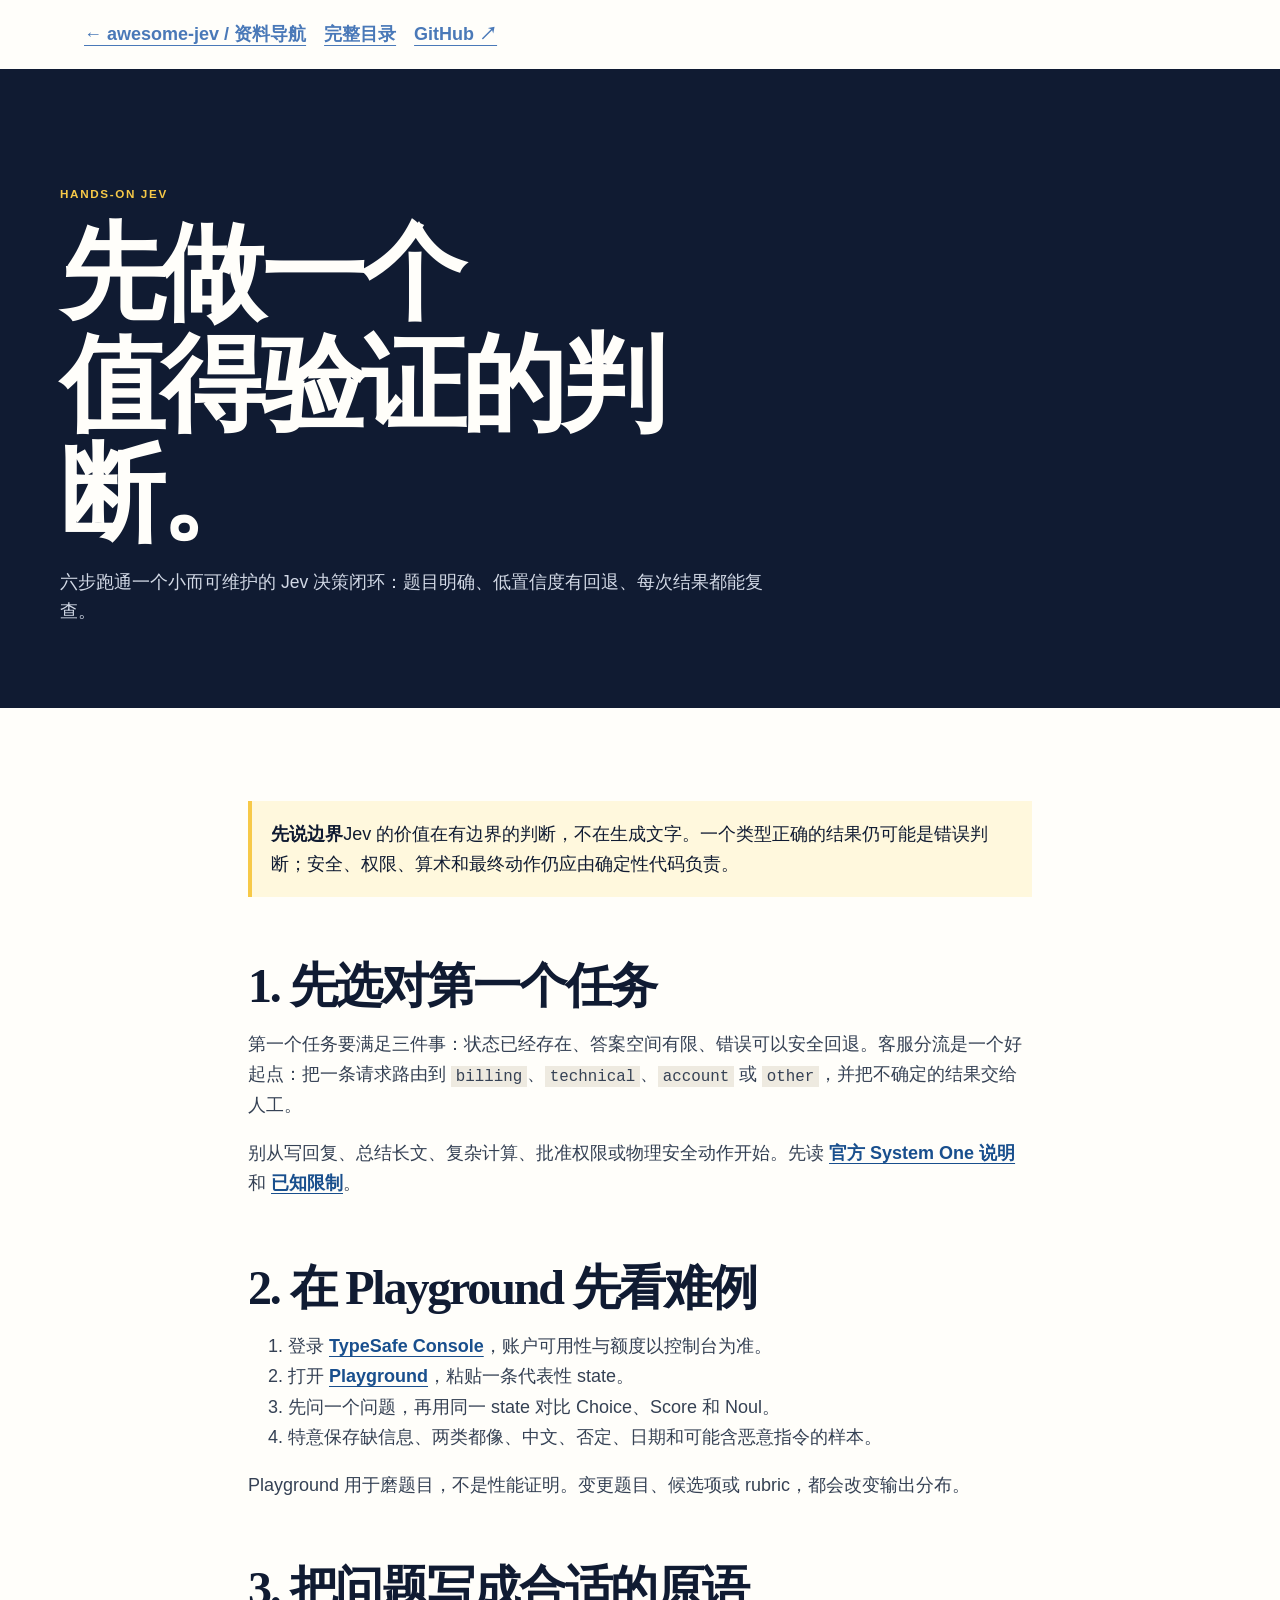
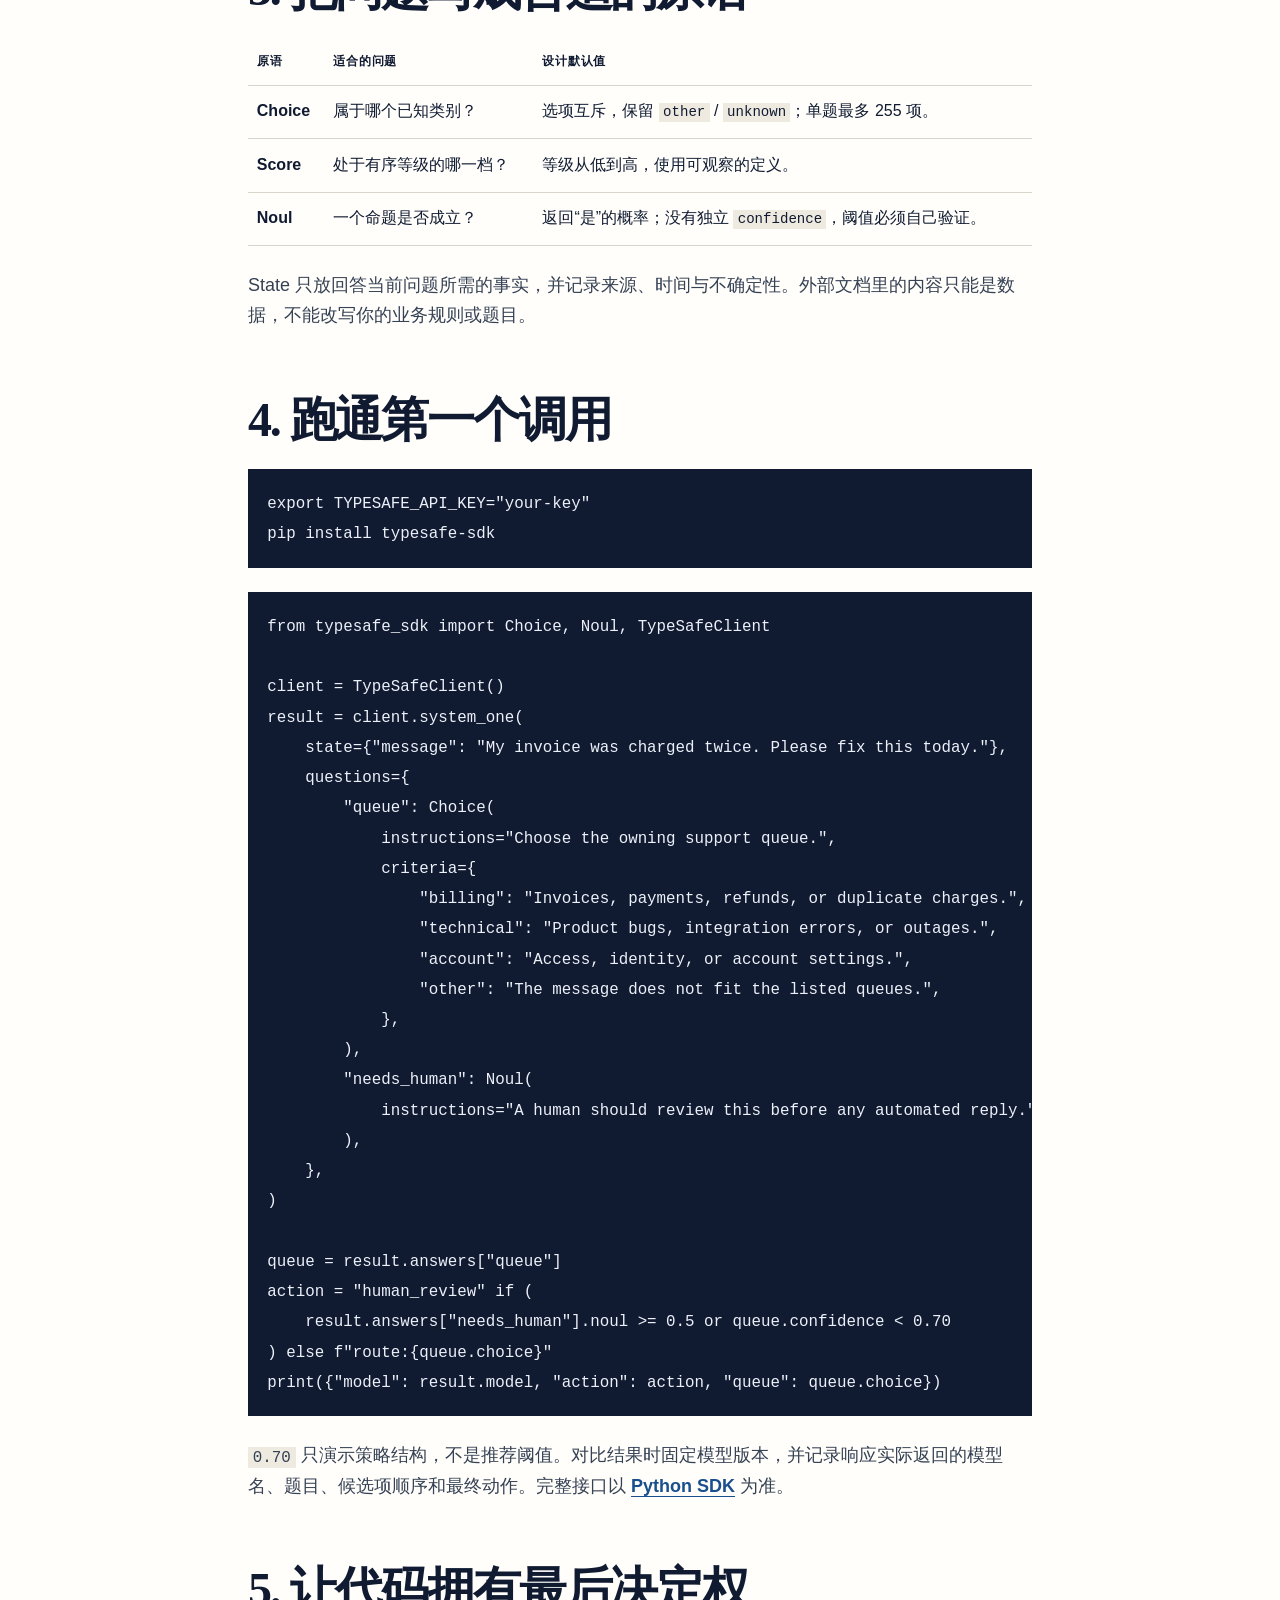
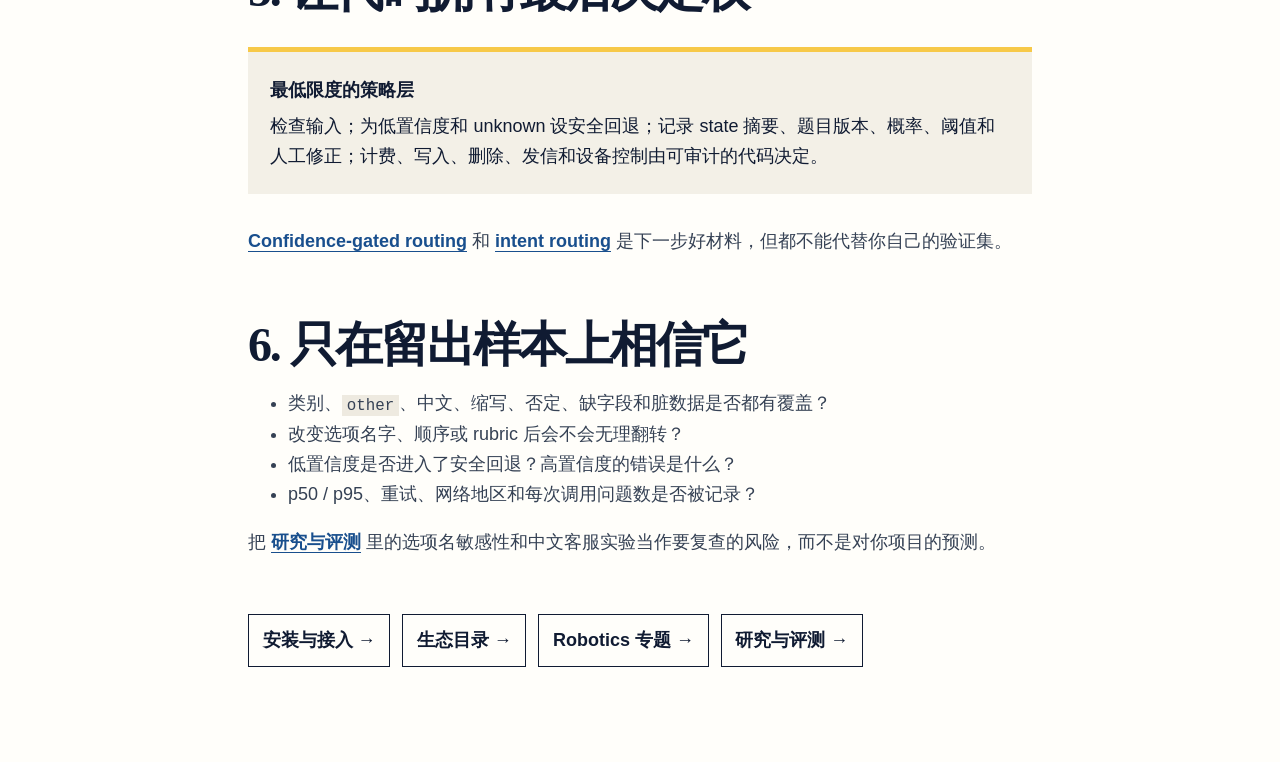
<file: docs/hands-on.html>
<!doctype html>
<html lang="zh-CN">
  <head>
    <meta charset="utf-8" /><meta name="viewport" content="width=device-width, initial-scale=1" />
    <meta name="description" content="从一个可验证的判断开始使用 Jev。" /><title>手把手 Jev · awesome-jev</title>
    <link rel="stylesheet" href="assets/site.css" />
  </head>
  <body class="article-page">
    <header class="article-header"><a href="index.html">← awesome-jev / 资料导航</a>　<a href="directory.html">完整目录</a>　<a href="https://github.com/Promethe-us/awesome-jev">GitHub ↗</a></header>
    <main>
      <section class="article-hero"><p class="eyebrow">HANDS-ON JEV</p><h1>先做一个<br />值得验证的判断。</h1><p>六步跑通一个小而可维护的 Jev 决策闭环：题目明确、低置信度有回退、每次结果都能复查。</p></section>
      <article class="article-content">
        <blockquote><strong>先说边界</strong>Jev 的价值在有边界的判断，不在生成文字。一个类型正确的结果仍可能是错误判断；安全、权限、算术和最终动作仍应由确定性代码负责。</blockquote>
        <h2 id="fit">1. 先选对第一个任务</h2>
        <p>第一个任务要满足三件事：状态已经存在、答案空间有限、错误可以安全回退。客服分流是一个好起点：把一条请求路由到 <code>billing</code>、<code>technical</code>、<code>account</code> 或 <code>other</code>，并把不确定的结果交给人工。</p>
        <p>别从写回复、总结长文、复杂计算、批准权限或物理安全动作开始。先读 <a href="https://docs.typesafe.ai/concepts/system-one">官方 System One 说明</a> 和 <a href="https://docs.typesafe.ai/model-jaggedness/jev-1.13">已知限制</a>。</p>
        <h2 id="playground">2. 在 Playground 先看难例</h2>
        <ol><li>登录 <a href="https://console.typesafe.ai">TypeSafe Console</a>，账户可用性与额度以控制台为准。</li><li>打开 <a href="https://console.typesafe.ai/playground">Playground</a>，粘贴一条代表性 state。</li><li>先问一个问题，再用同一 state 对比 Choice、Score 和 Noul。</li><li>特意保存缺信息、两类都像、中文、否定、日期和可能含恶意指令的样本。</li></ol>
        <p>Playground 用于磨题目，不是性能证明。变更题目、候选项或 rubric，都会改变输出分布。</p>
        <h2 id="primitives">3. 把问题写成合适的原语</h2>
        <table><thead><tr><th>原语</th><th>适合的问题</th><th>设计默认值</th></tr></thead><tbody><tr><td><strong>Choice</strong></td><td>属于哪个已知类别？</td><td>选项互斥，保留 <code>other</code> / <code>unknown</code>；单题最多 255 项。</td></tr><tr><td><strong>Score</strong></td><td>处于有序等级的哪一档？</td><td>等级从低到高，使用可观察的定义。</td></tr><tr><td><strong>Noul</strong></td><td>一个命题是否成立？</td><td>返回“是”的概率；没有独立 <code>confidence</code>，阈值必须自己验证。</td></tr></tbody></table>
        <p>State 只放回答当前问题所需的事实，并记录来源、时间与不确定性。外部文档里的内容只能是数据，不能改写你的业务规则或题目。</p>
        <h2 id="first-call">4. 跑通第一个调用</h2>
        <pre><code>export TYPESAFE_API_KEY="your-key"
pip install typesafe-sdk</code></pre>
        <pre><code>from typesafe_sdk import Choice, Noul, TypeSafeClient

client = TypeSafeClient()
result = client.system_one(
    state={"message": "My invoice was charged twice. Please fix this today."},
    questions={
        "queue": Choice(
            instructions="Choose the owning support queue.",
            criteria={
                "billing": "Invoices, payments, refunds, or duplicate charges.",
                "technical": "Product bugs, integration errors, or outages.",
                "account": "Access, identity, or account settings.",
                "other": "The message does not fit the listed queues.",
            },
        ),
        "needs_human": Noul(
            instructions="A human should review this before any automated reply."
        ),
    },
)

queue = result.answers["queue"]
action = "human_review" if (
    result.answers["needs_human"].noul &gt;= 0.5 or queue.confidence &lt; 0.70
) else f"route:{queue.choice}"
print({"model": result.model, "action": action, "queue": queue.choice})</code></pre>
        <p><code>0.70</code> 只演示策略结构，不是推荐阈值。对比结果时固定模型版本，并记录响应实际返回的模型名、题目、候选项顺序和最终动作。完整接口以 <a href="https://github.com/typesafe-ai/typesafe-sdk-python">Python SDK</a> 为准。</p>
        <h2>5. 让代码拥有最后决定权</h2>
        <div class="article-note"><strong>最低限度的策略层</strong>检查输入；为低置信度和 unknown 设安全回退；记录 state 摘要、题目版本、概率、阈值和人工修正；计费、写入、删除、发信和设备控制由可审计的代码决定。</div>
        <p><a href="https://docs.typesafe.ai/patterns/confidence-routing">Confidence-gated routing</a> 和 <a href="https://docs.typesafe.ai/patterns/intent-routing">intent routing</a> 是下一步好材料，但都不能代替你自己的验证集。</p>
        <h2>6. 只在留出样本上相信它</h2>
        <ul><li>类别、<code>other</code>、中文、缩写、否定、缺字段和脏数据是否都有覆盖？</li><li>改变选项名字、顺序或 rubric 后会不会无理翻转？</li><li>低置信度是否进入了安全回退？高置信度的错误是什么？</li><li>p50 / p95、重试、网络地区和每次调用问题数是否被记录？</li></ul>
        <p>把 <a href="research.html">研究与评测</a> 里的选项名敏感性和中文客服实验当作要复查的风险，而不是对你项目的预测。</p>
        <div class="article-next"><a href="integrations.html">安装与接入 →</a><a href="ecosystem.html">生态目录 →</a><a href="robotics.html">Robotics 专题 →</a><a href="research.html">研究与评测 →</a></div>
      </article>
    </main>
  </body>
</html>
</file>
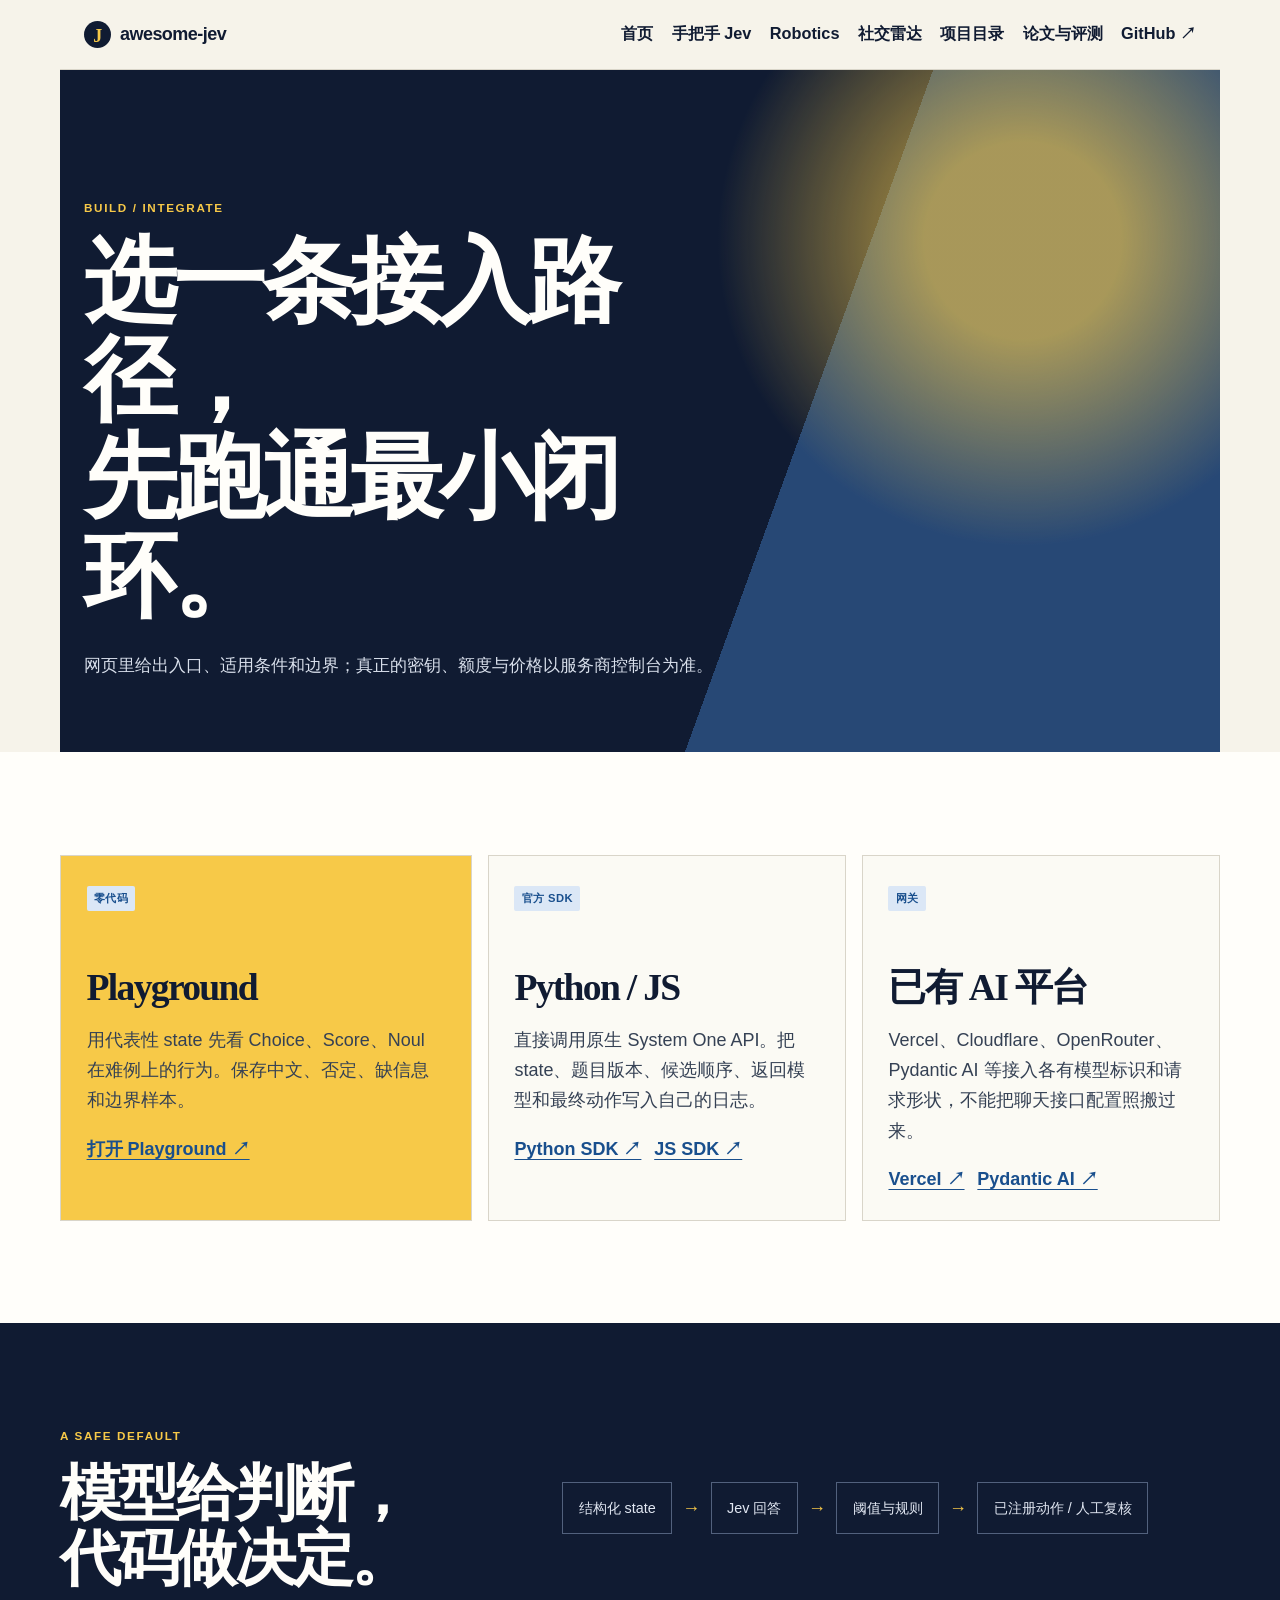
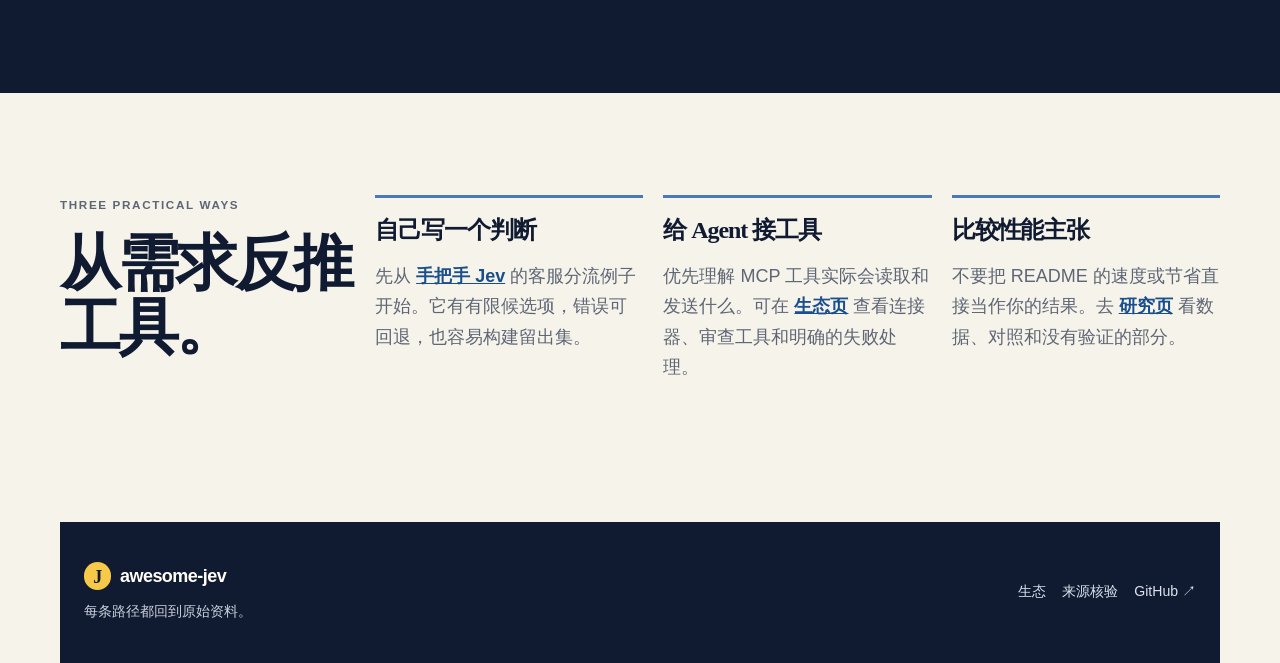
<file: docs/integrations.html>
<!doctype html>
<html lang="zh-CN">
  <head>
    <meta charset="utf-8" /><meta name="viewport" content="width=device-width, initial-scale=1" />
    <meta name="description" content="awesome-jev 的接入地图：从 Playground 到 SDK、网关和 Agent 工具。" />
    <title>接入地图 · awesome-jev</title><link rel="stylesheet" href="assets/site.css" />
  </head>
  <body class="atlas-page">
    <header class="site-header"><a class="brand" href="index.html"><span class="brand-mark">J</span><span>awesome-jev</span></a><nav aria-label="主导航"><a href="index.html">首页</a><a href="hands-on.html">手把手 Jev</a><a href="robotics.html">Robotics</a><a href="social.html">社交雷达</a><a href="directory.html">项目目录</a><a href="research-directory.html">论文与评测</a><a href="https://github.com/Promethe-us/awesome-jev">GitHub ↗</a></nav></header>
    <main>
      <section class="atlas-hero"><p class="eyebrow">BUILD / INTEGRATE</p><h1>选一条接入路径，<br />先跑通最小闭环。</h1><p>网页里给出入口、适用条件和边界；真正的密钥、额度与价格以服务商控制台为准。</p></section>
      <section class="section atlas-grid">
        <article class="atlas-card featured"><span class="evidence official">零代码</span><h2>Playground</h2><p>用代表性 state 先看 Choice、Score、Noul 在难例上的行为。保存中文、否定、缺信息和边界样本。</p><a href="https://console.typesafe.ai/playground">打开 Playground ↗</a></article>
        <article class="atlas-card"><span class="evidence official">官方 SDK</span><h2>Python / JS</h2><p>直接调用原生 System One API。把 state、题目版本、候选顺序、返回模型和最终动作写入自己的日志。</p><div class="card-links"><a href="https://github.com/typesafe-ai/typesafe-sdk-python">Python SDK ↗</a><a href="https://github.com/typesafe-ai/typesafe-sdk-js">JS SDK ↗</a></div></article>
        <article class="atlas-card"><span class="evidence official">网关</span><h2>已有 AI 平台</h2><p>Vercel、Cloudflare、OpenRouter、Pydantic AI 等接入各有模型标识和请求形状，不能把聊天接口配置照搬过来。</p><div class="card-links"><a href="https://vercel.com/connect/jev">Vercel ↗</a><a href="https://pydantic.dev/docs/ai/models/typesafe/">Pydantic AI ↗</a></div></article>
      </section>
      <section class="section dark-band"><div><p class="eyebrow">A SAFE DEFAULT</p><h2>模型给判断，<br />代码做决定。</h2></div><div class="decision-flow"><span>结构化 state</span><b>→</b><span>Jev 回答</span><b>→</b><span>阈值与规则</span><b>→</b><span>已注册动作 / 人工复核</span></div></section>
      <section class="section use-grid"><div class="section-heading"><p class="eyebrow">THREE PRACTICAL WAYS</p><h2>从需求反推工具。</h2></div><article><h3>自己写一个判断</h3><p>先从 <a href="hands-on.html">手把手 Jev</a> 的客服分流例子开始。它有有限候选项，错误可回退，也容易构建留出集。</p></article><article><h3>给 Agent 接工具</h3><p>优先理解 MCP 工具实际会读取和发送什么。可在 <a href="ecosystem.html#agent-tools">生态页</a> 查看连接器、审查工具和明确的失败处理。</p></article><article><h3>比较性能主张</h3><p>不要把 README 的速度或节省直接当作你的结果。去 <a href="research.html">研究页</a> 看数据、对照和没有验证的部分。</p></article></section>
    </main>
    <footer class="site-footer"><div><a class="brand" href="index.html"><span class="brand-mark">J</span><span>awesome-jev</span></a><p>每条路径都回到原始资料。</p></div><div class="footer-links"><a href="ecosystem.html">生态</a><a href="sources.html">来源核验</a><a href="https://github.com/Promethe-us/awesome-jev">GitHub ↗</a></div></footer>
  </body>
</html>
</file>
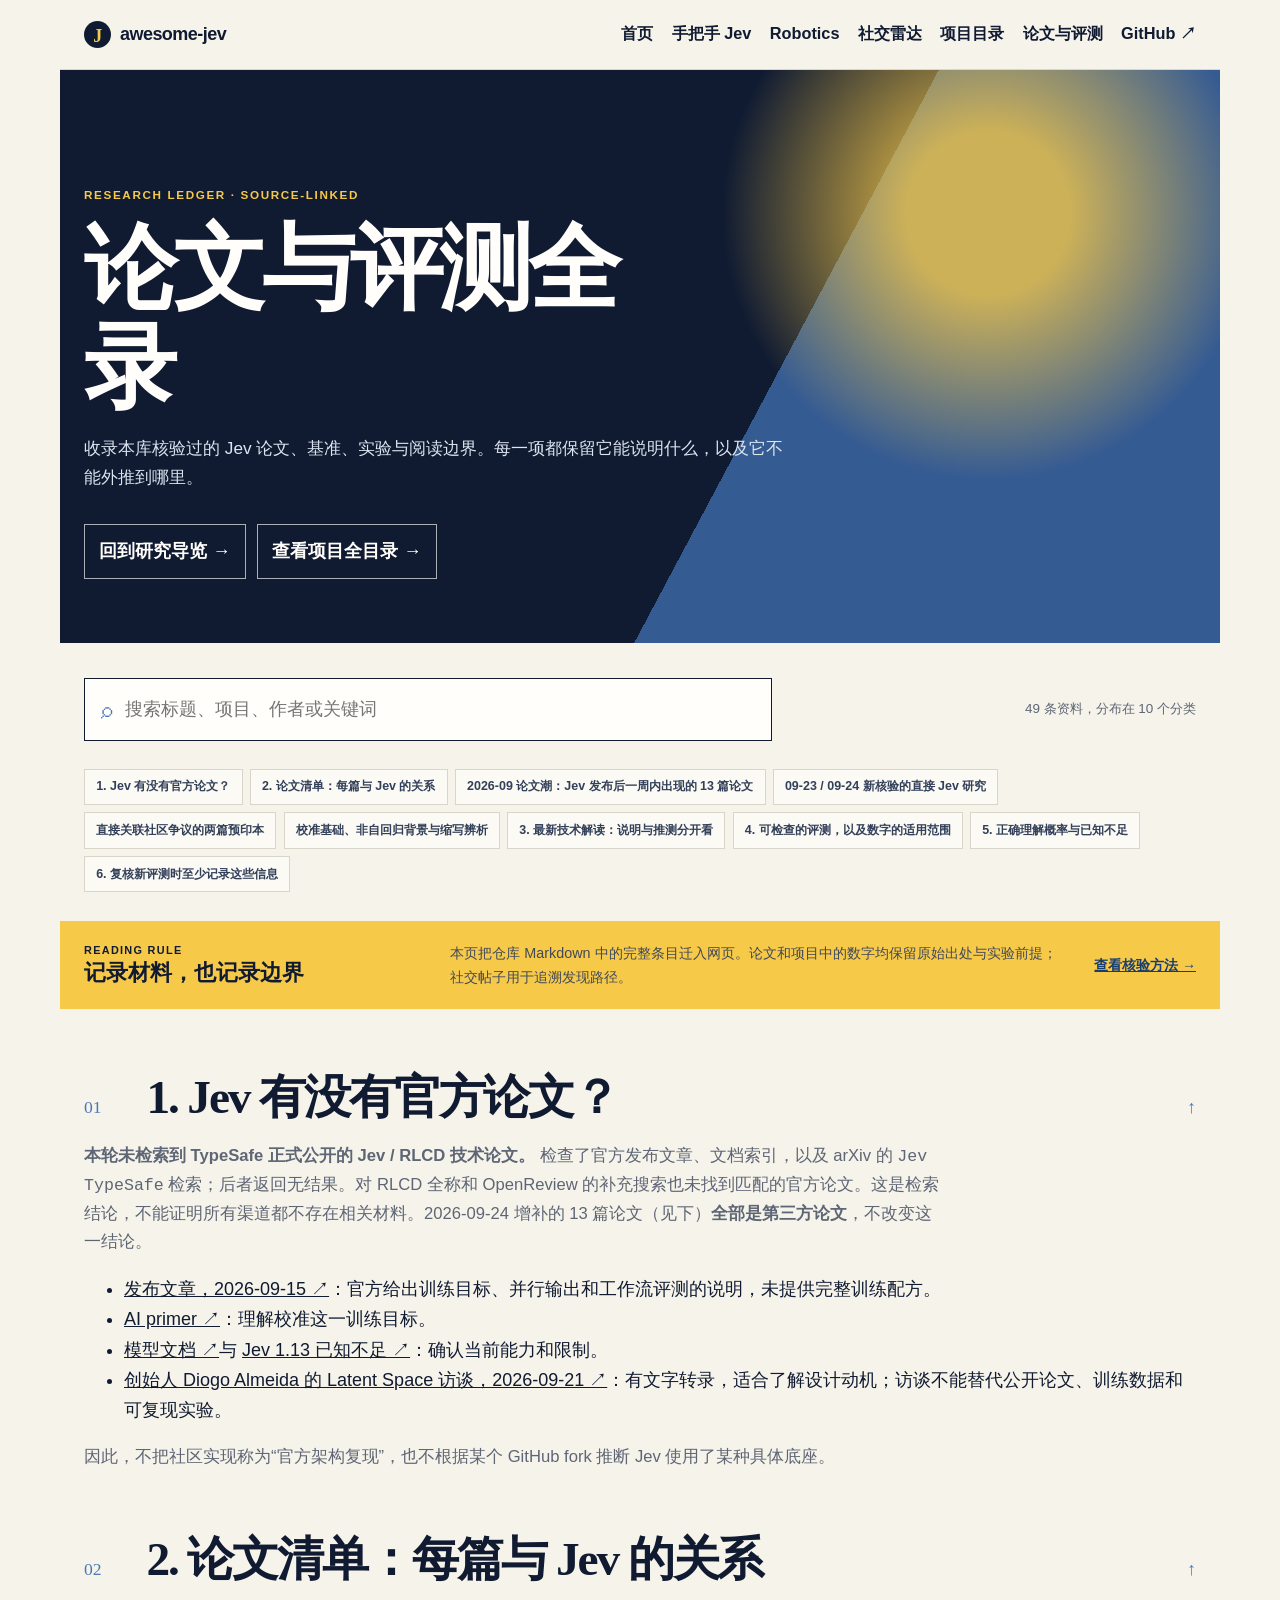
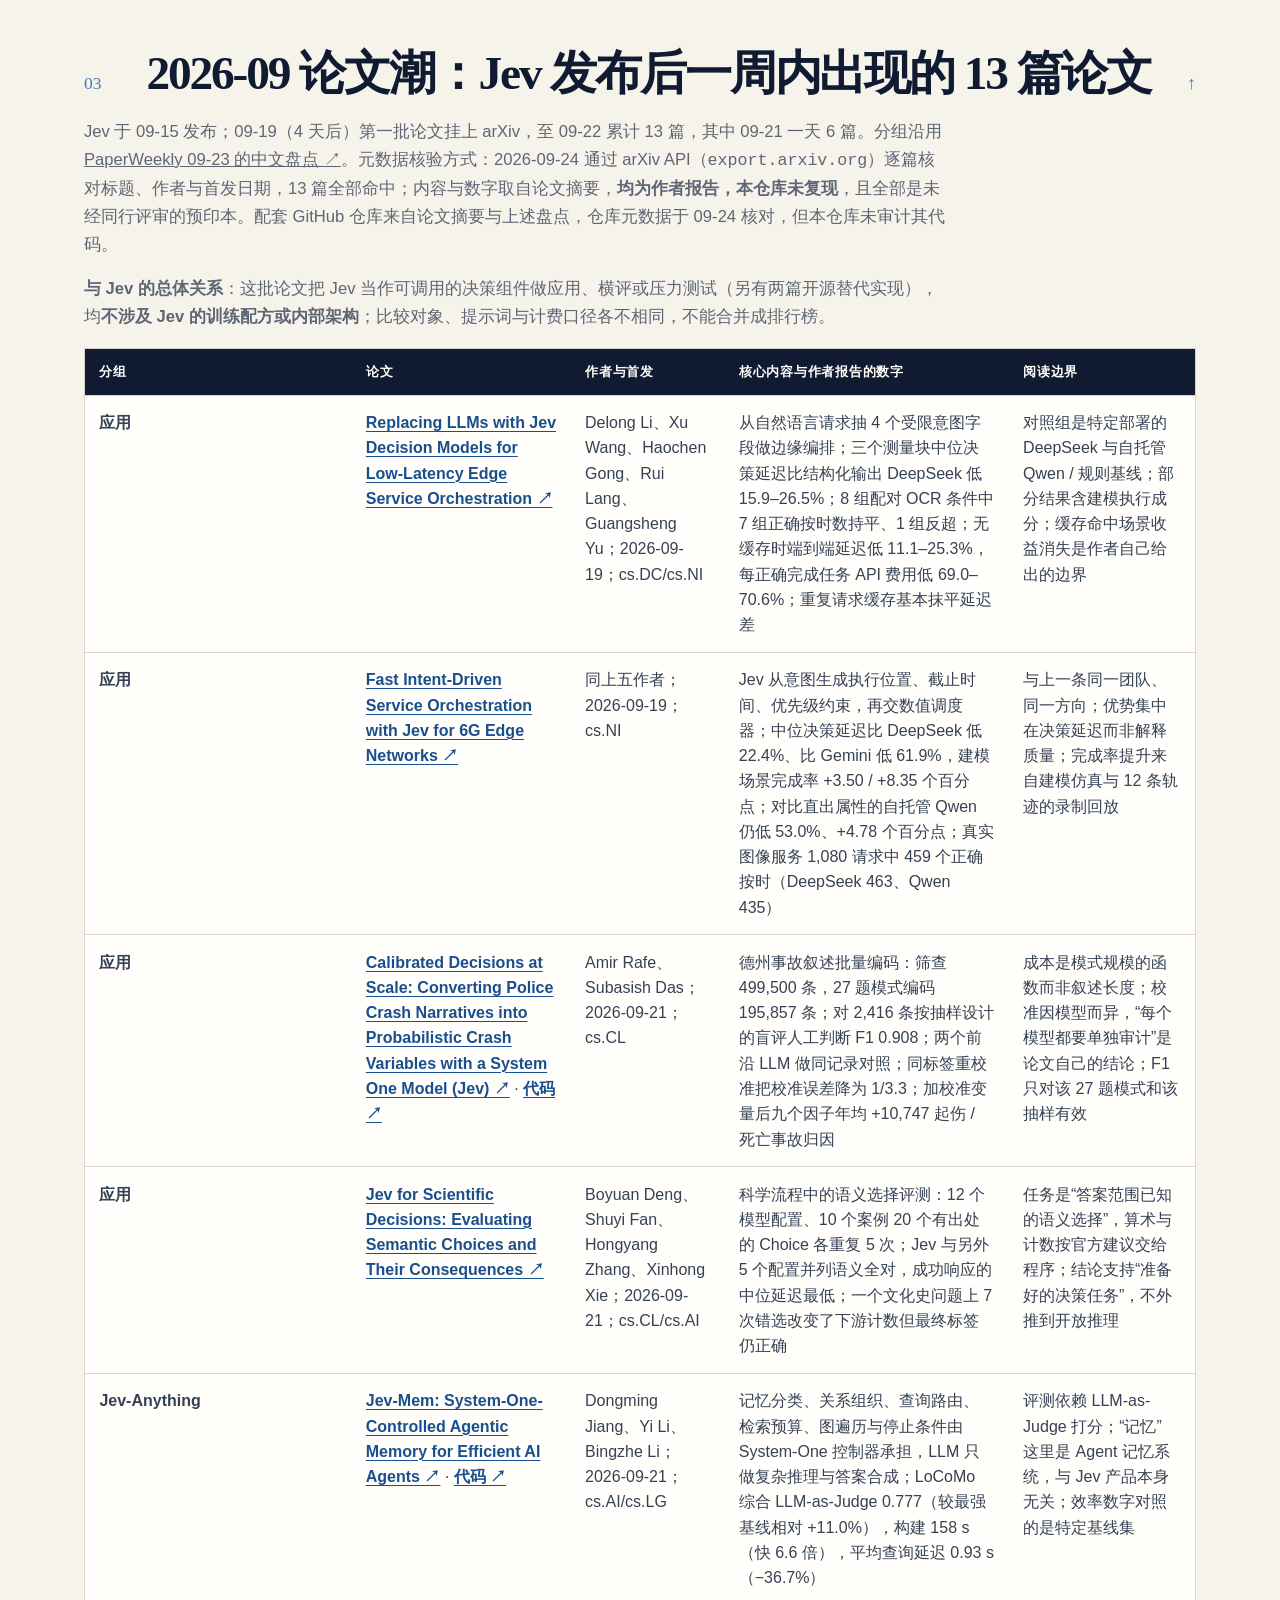
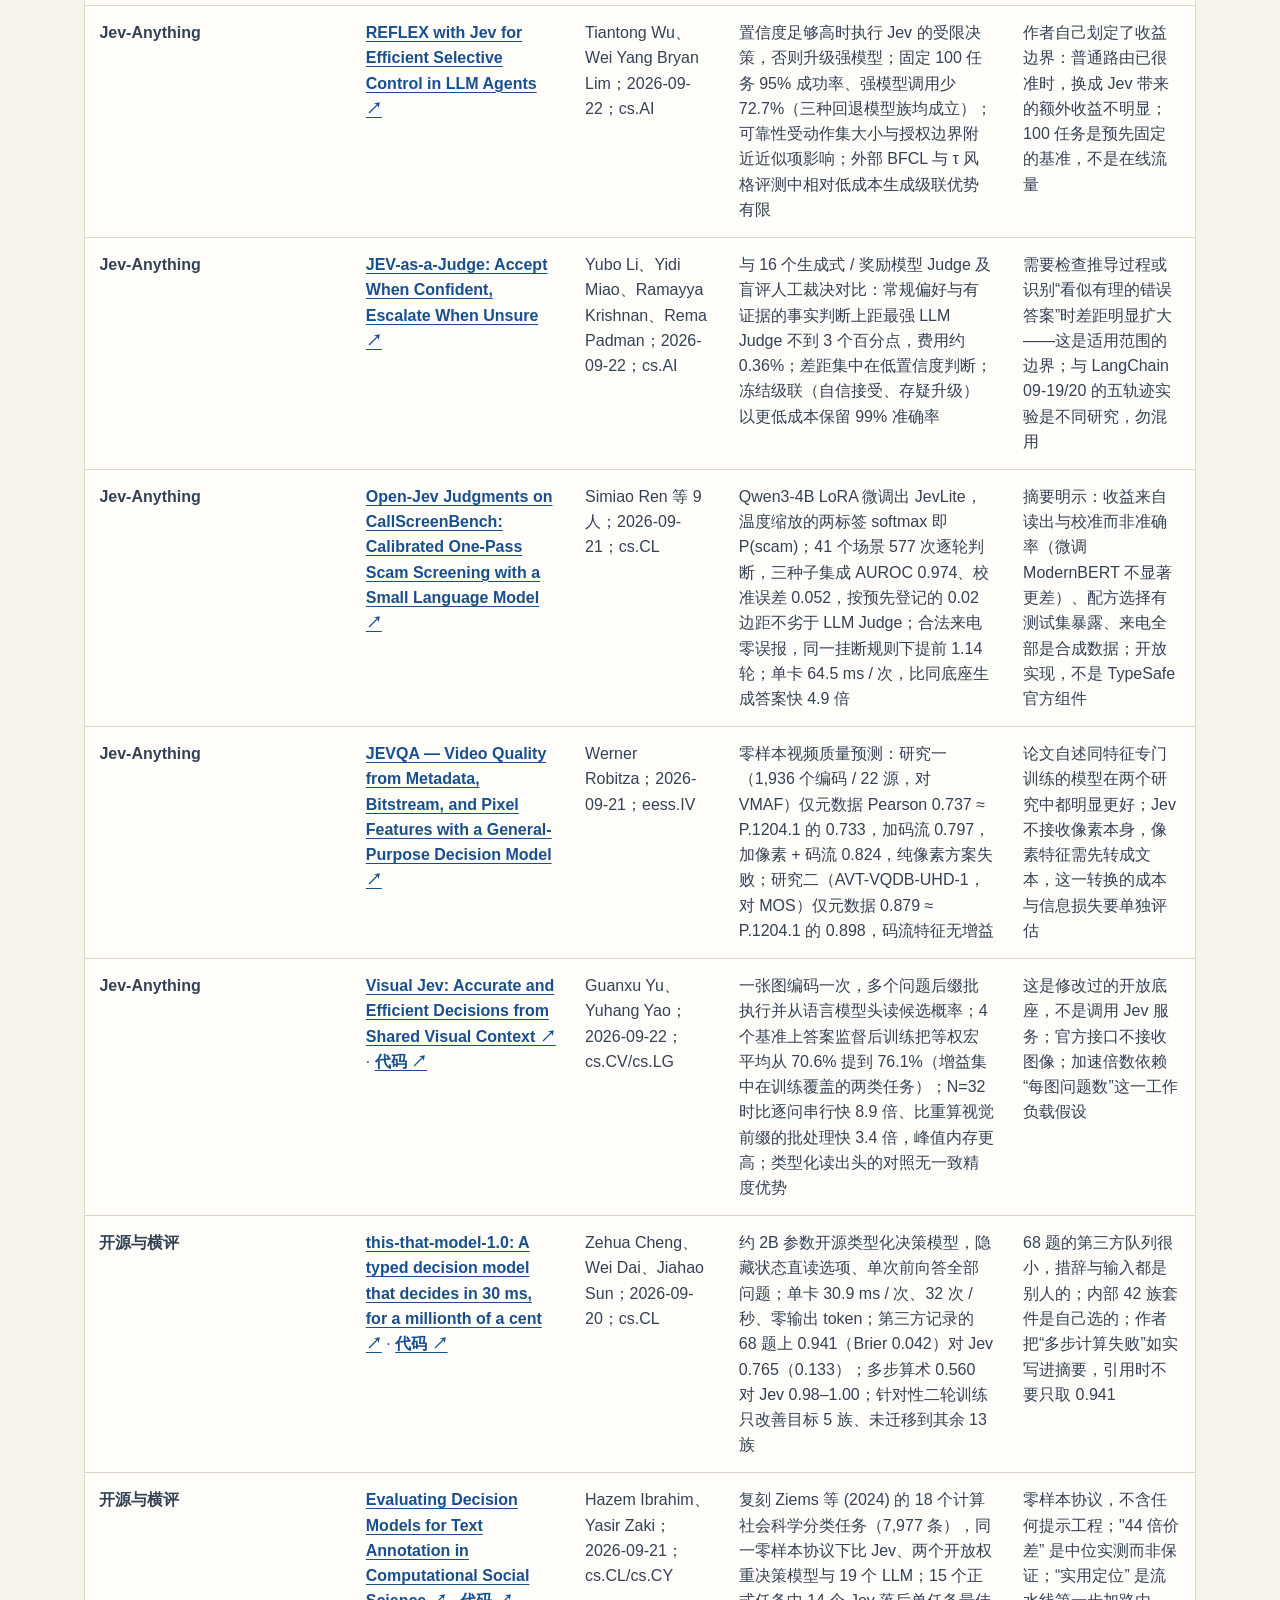
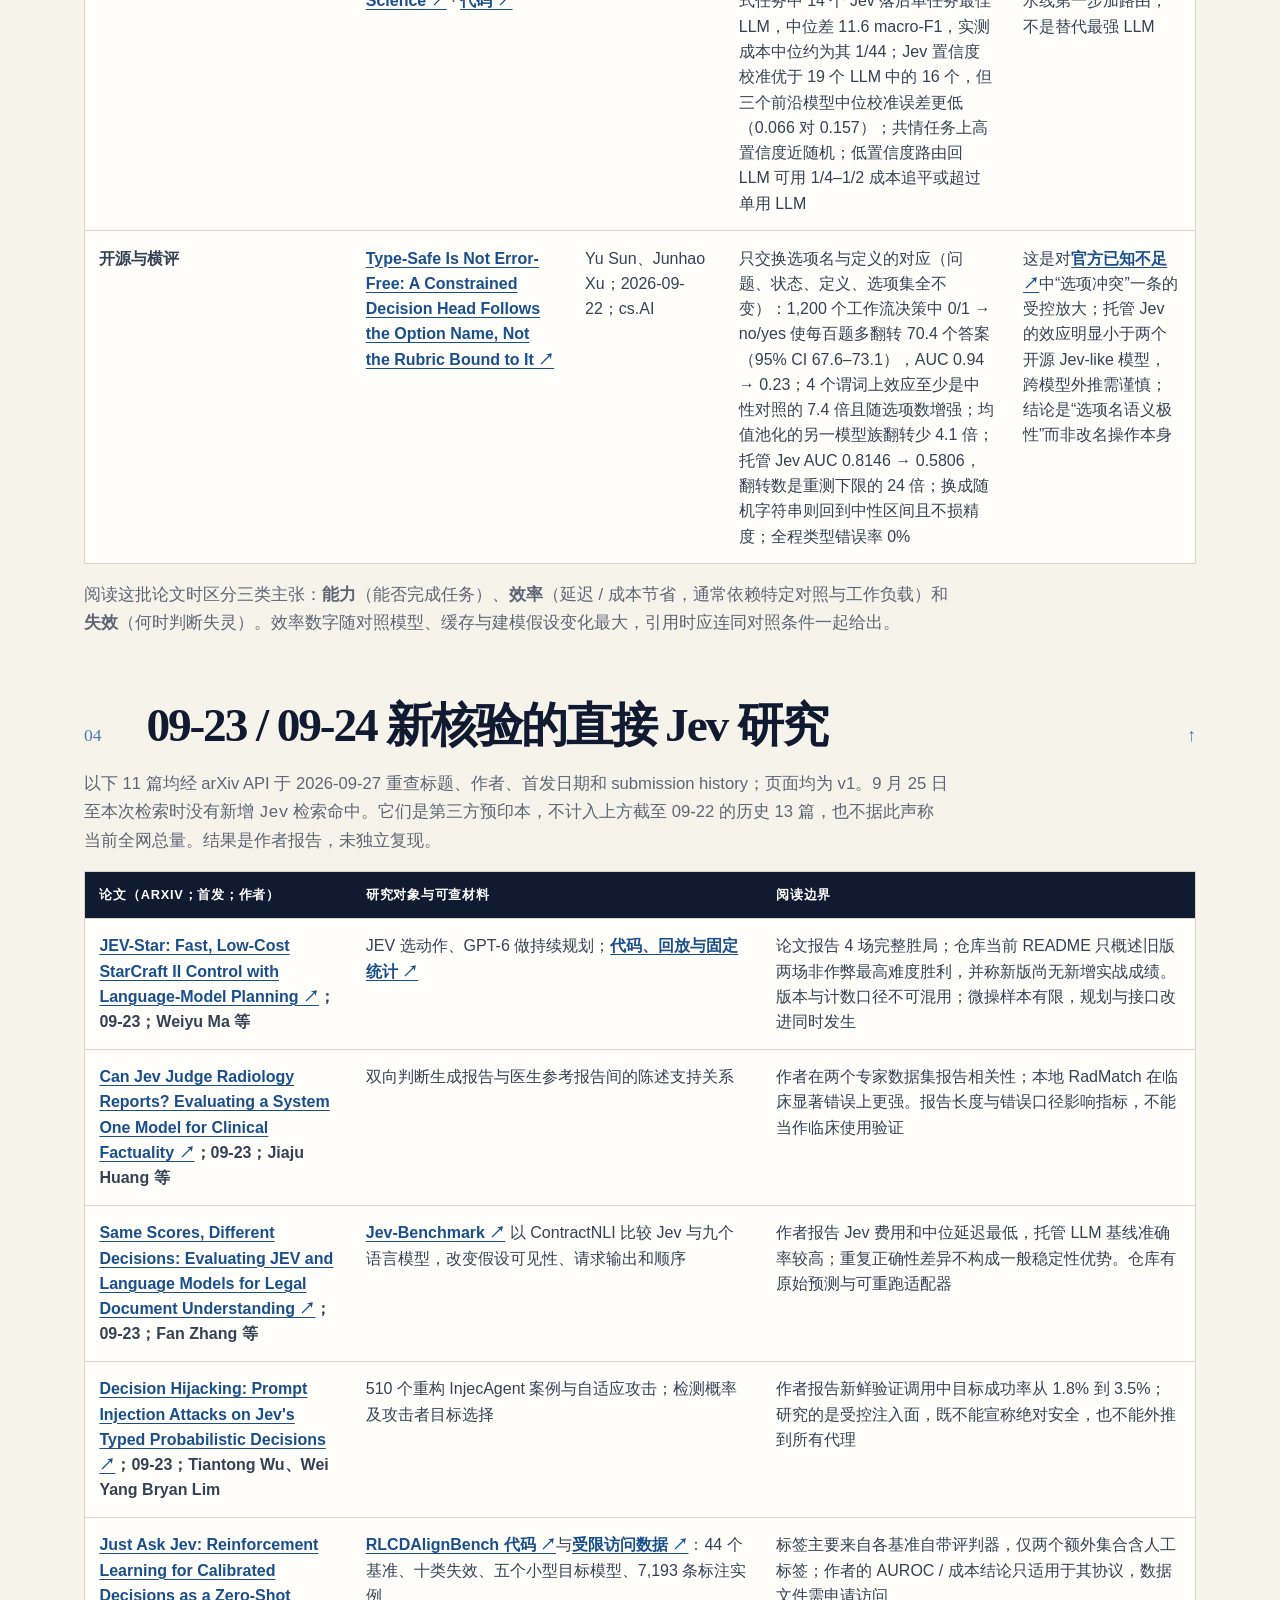
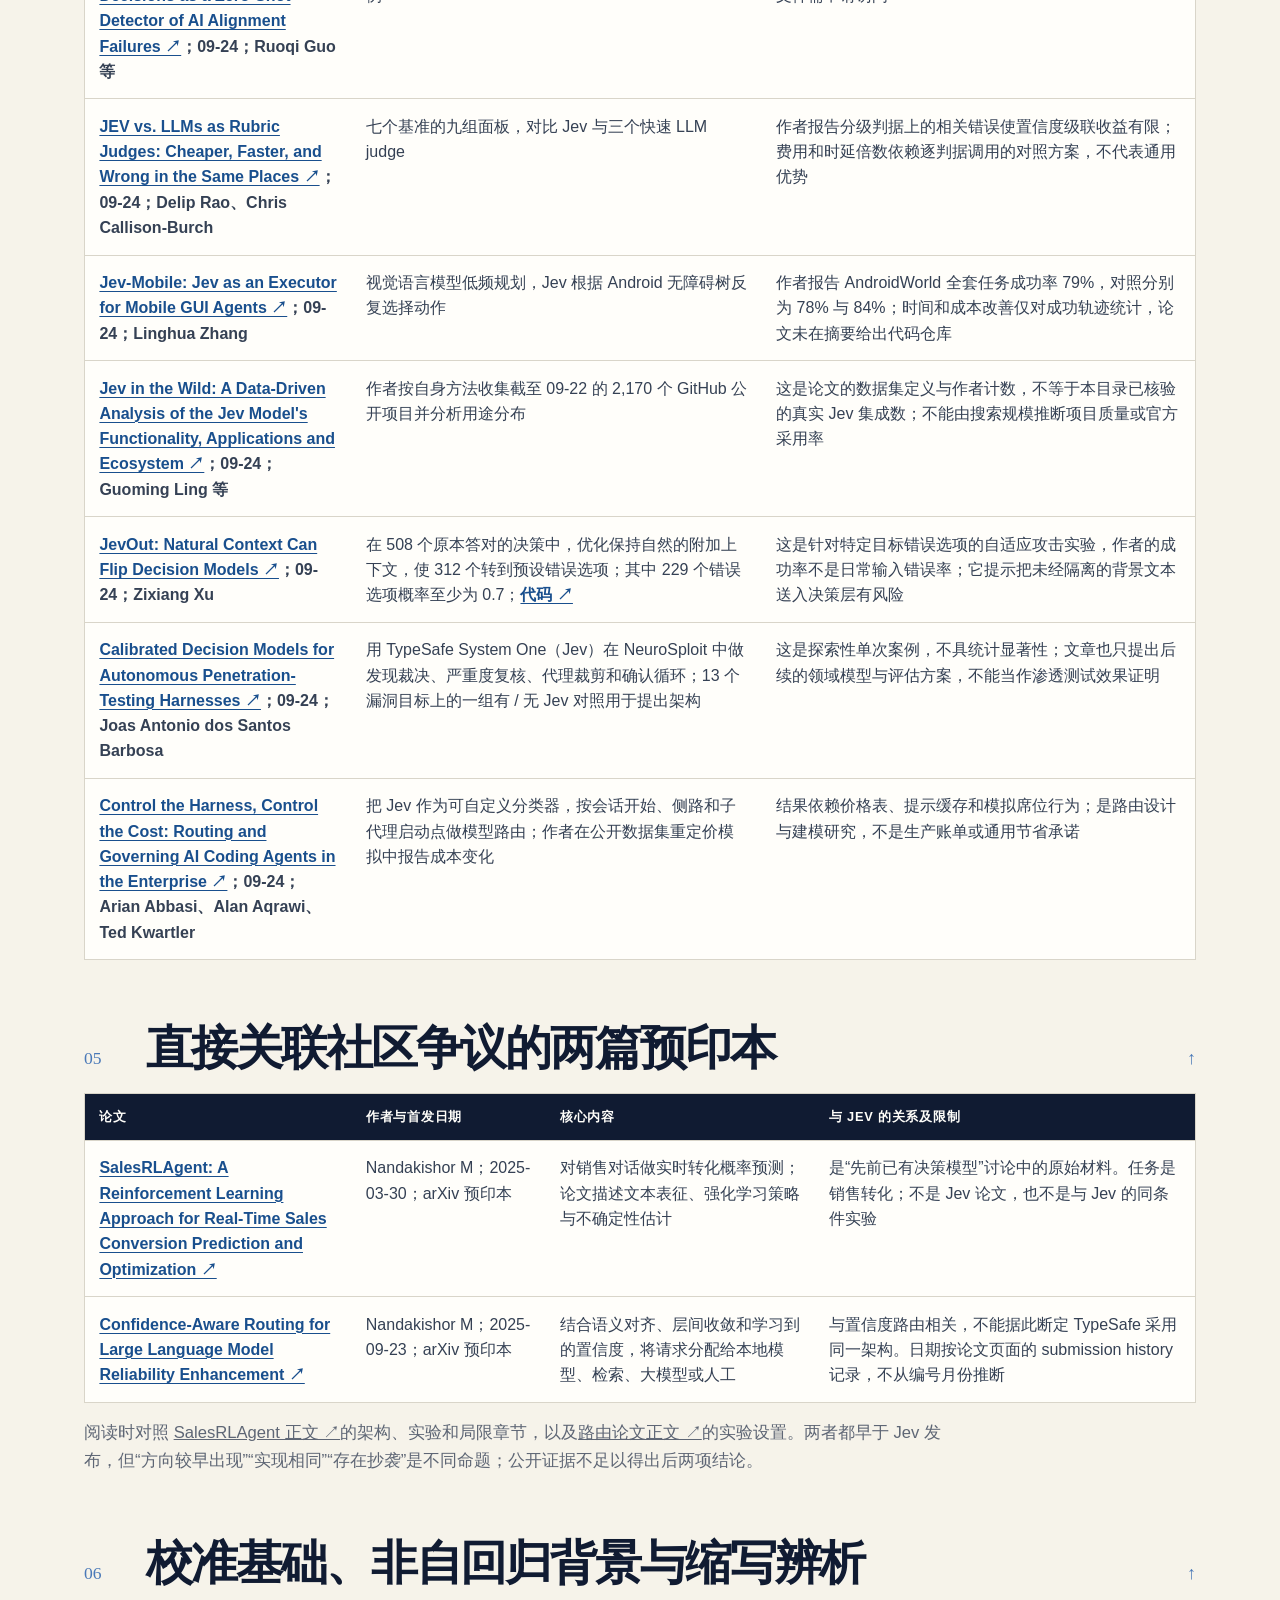
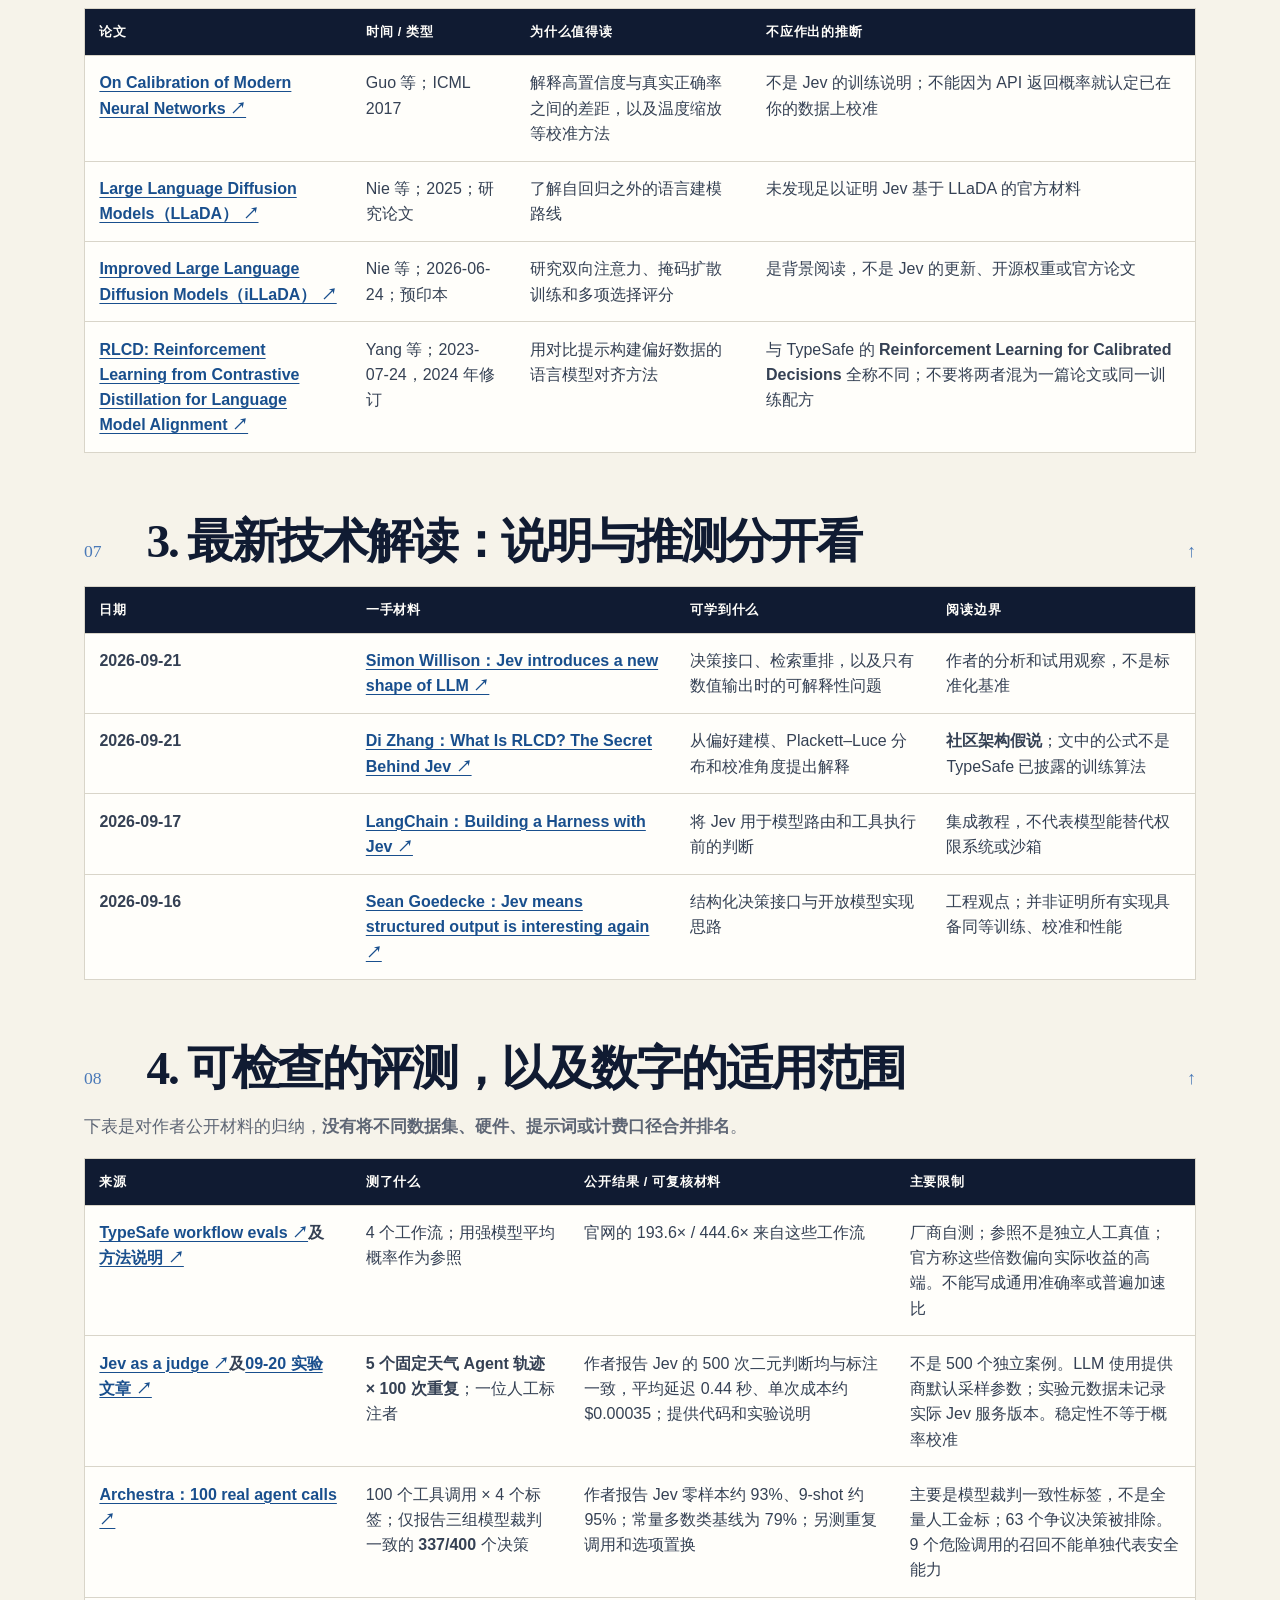
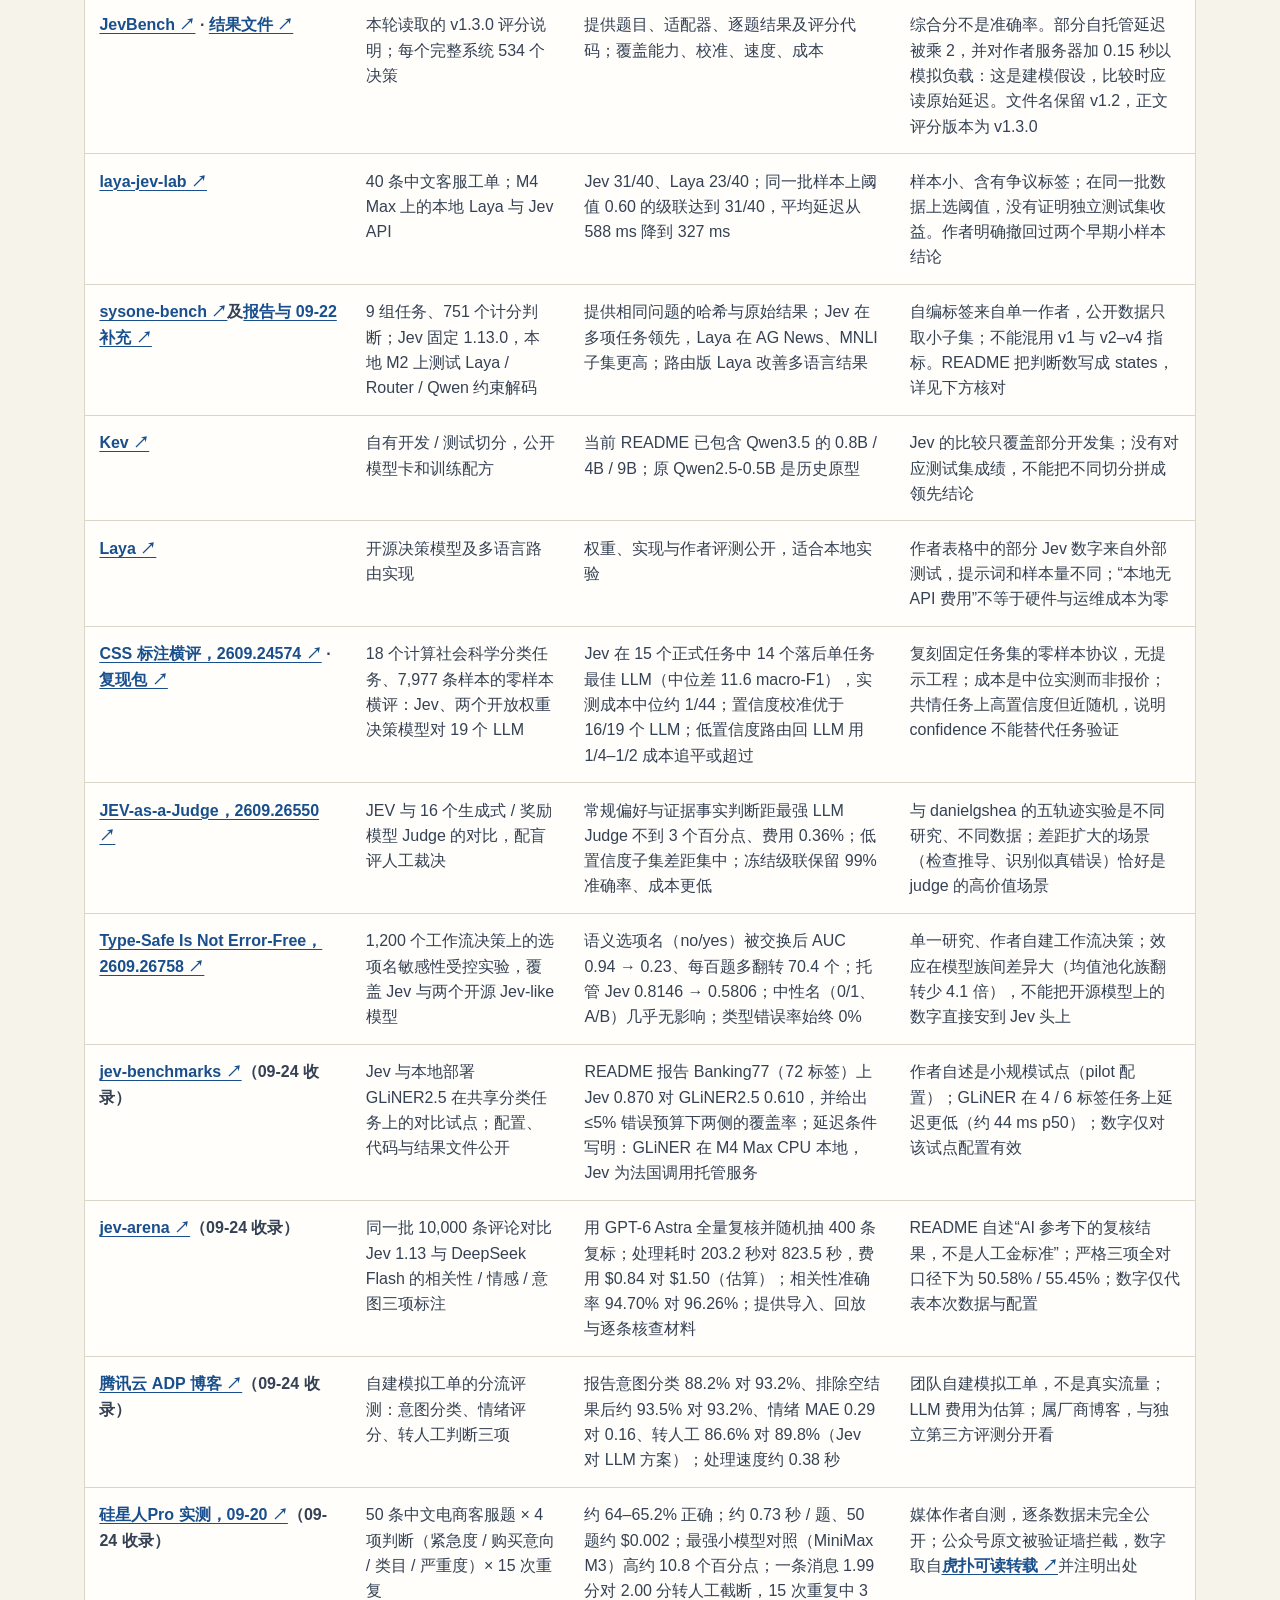
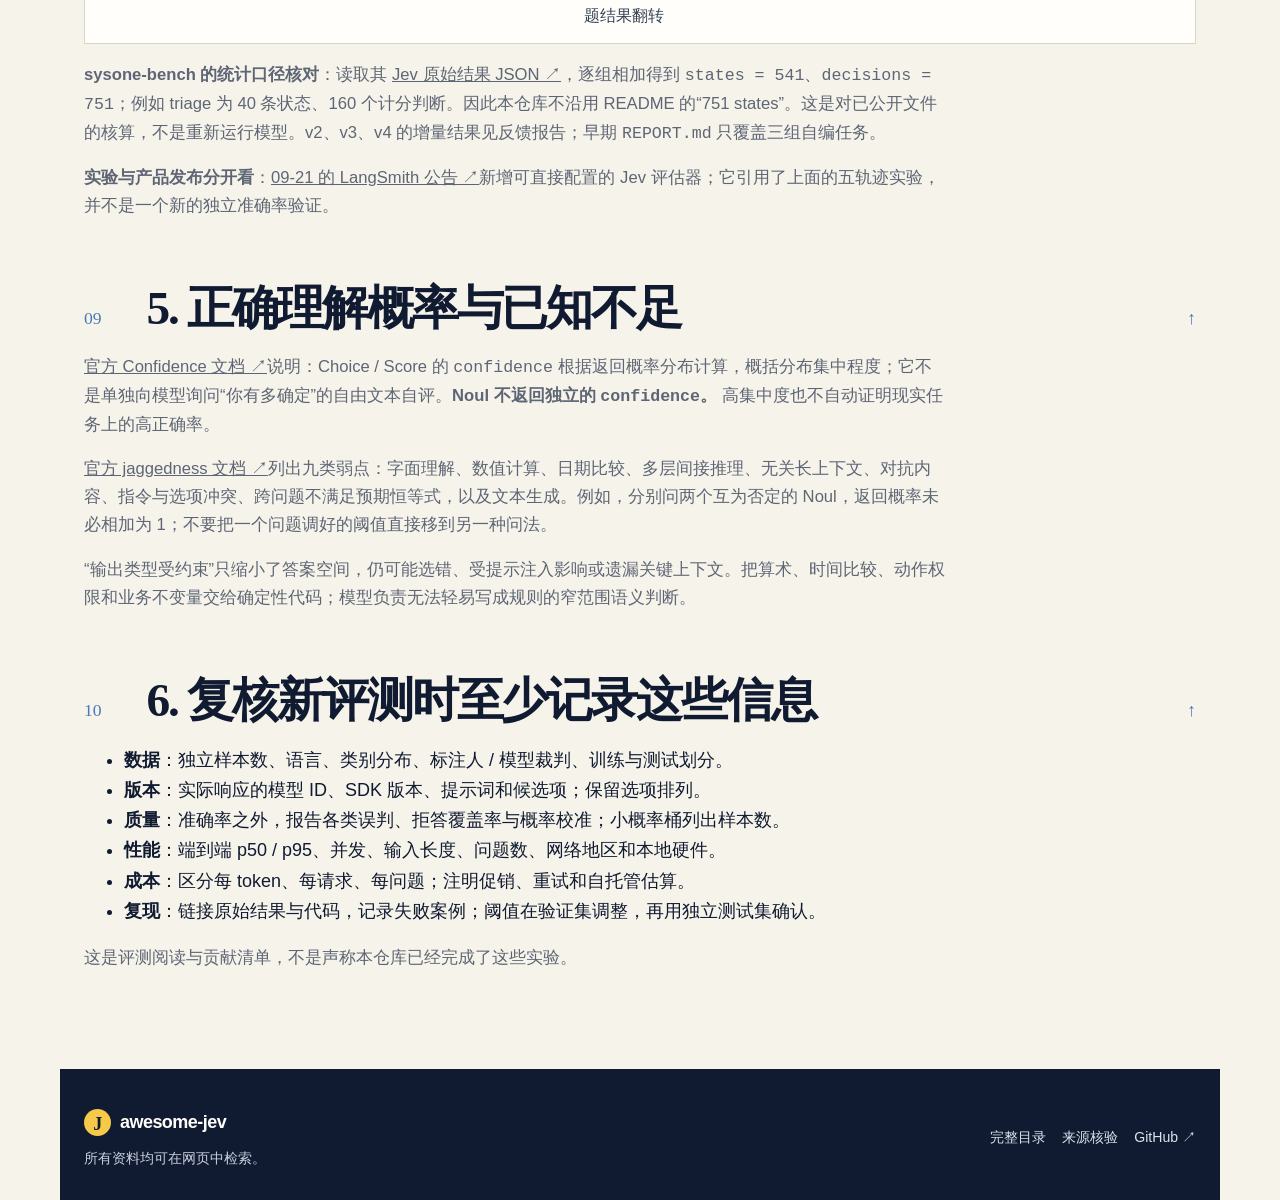
<file: docs/research-directory.html>
<!doctype html>
<html lang="zh-CN"><head><meta charset="utf-8" /><meta name="viewport" content="width=device-width, initial-scale=1" />
<meta name="description" content="收录本库核验过的 Jev 论文、基准、实验与阅读边界。每一项都保留它能说明什么，以及它不能外推到哪里。" /><title>论文与评测全录 · awesome-jev</title><link rel="stylesheet" href="assets/site.css" /></head>
<body class="catalog-page"><a class="skip-link" href="#catalog-content">跳到内容</a>
<header class="site-header"><a class="brand" href="index.html"><span class="brand-mark">J</span><span>awesome-jev</span></a><nav aria-label="主导航"><a href="index.html">首页</a><a href="hands-on.html">手把手 Jev</a><a href="robotics.html">Robotics</a><a href="social.html">社交雷达</a><a href="directory.html">项目目录</a><a href="research-directory.html">论文与评测</a><a href="https://github.com/Promethe-us/awesome-jev">GitHub ↗</a></nav></header>
<main id="catalog-content"><section id="top" class="catalog-hero"><p class="eyebrow">RESEARCH LEDGER · SOURCE-LINKED</p><h1>论文与评测全录</h1><p>收录本库核验过的 Jev 论文、基准、实验与阅读边界。每一项都保留它能说明什么，以及它不能外推到哪里。</p><div class="catalog-actions"><a href="research.html">回到研究导览 →</a><a href="directory.html">查看项目全目录 →</a></div></section>
<section class="catalog-controls" aria-label="页面检索"><label><span>⌕</span><input id="catalog-search" type="search" placeholder="搜索标题、项目、作者或关键词" autocomplete="off" /></label><p id="catalog-count" aria-live="polite"></p></section>
<nav class="catalog-nav" aria-label="页内分类"><a href="#1-jev-有没有官方论文">1. Jev 有没有官方论文？</a><a href="#2-论文清单-每篇与-jev-的关系">2. 论文清单：每篇与 Jev 的关系</a><a href="#2026-09-论文潮-jev-发布后一周内出现的-13-篇论文">2026-09 论文潮：Jev 发布后一周内出现的 13 篇论文</a><a href="#09-23-09-24-新核验的直接-jev-研究">09-23 / 09-24 新核验的直接 Jev 研究</a><a href="#直接关联社区争议的两篇预印本">直接关联社区争议的两篇预印本</a><a href="#校准基础-非自回归背景与缩写辨析">校准基础、非自回归背景与缩写辨析</a><a href="#3-最新技术解读-说明与推测分开看">3. 最新技术解读：说明与推测分开看</a><a href="#4-可检查的评测-以及数字的适用范围">4. 可检查的评测，以及数字的适用范围</a><a href="#5-正确理解概率与已知不足">5. 正确理解概率与已知不足</a><a href="#6-复核新评测时至少记录这些信息">6. 复核新评测时至少记录这些信息</a></nav>
<section class="catalog-source-note"><div><span>READING RULE</span><strong>记录材料，也记录边界</strong></div><p>本页把仓库 Markdown 中的完整条目迁入网页。论文和项目中的数字均保留原始出处与实验前提；社交帖子用于追溯发现路径。</p><a href="sources.html">查看核验方法 →</a></section>
<div class="catalog-body"><section id="1-jev-有没有官方论文" class="catalog-section" data-catalog-section><div class="catalog-section-head"><span>01</span><h2>1. Jev 有没有官方论文？</h2><a href="#top" aria-label="回到顶部">↑</a></div><p class="catalog-intro"><strong>本轮未检索到 TypeSafe 正式公开的 Jev / RLCD 技术论文。</strong> 检查了官方发布文章、文档索引，以及 arXiv 的 <code>Jev TypeSafe</code> 检索；后者返回无结果。对 RLCD 全称和 OpenReview 的补充搜索也未找到匹配的官方论文。这是检索结论，不能证明所有渠道都不存在相关材料。2026-09-24 增补的 13 篇论文（见下）<strong>全部是第三方论文</strong>，不改变这一结论。</p><ul class="catalog-list"><li><a href="https://typesafe.ai/blog/introducing-system-one-models-and-jev" target="_blank" rel="noopener noreferrer">发布文章，2026-09-15 ↗</a>：官方给出训练目标、并行输出和工作流评测的说明，未提供完整训练配方。</li><li><a href="https://docs.typesafe.ai/introduction/machine-learning-primer" target="_blank" rel="noopener noreferrer">AI primer ↗</a>：理解校准这一训练目标。</li><li><a href="https://docs.typesafe.ai/models" target="_blank" rel="noopener noreferrer">模型文档 ↗</a>与 <a href="https://docs.typesafe.ai/model-jaggedness/jev-1.13" target="_blank" rel="noopener noreferrer">Jev 1.13 已知不足 ↗</a>：确认当前能力和限制。</li><li><a href="https://www.latent.space/p/jev" target="_blank" rel="noopener noreferrer">创始人 Diogo Almeida 的 Latent Space 访谈，2026-09-21 ↗</a>：有文字转录，适合了解设计动机；访谈不能替代公开论文、训练数据和可复现实验。</li></ul><p class="catalog-intro">因此，不把社区实现称为“官方架构复现”，也不根据某个 GitHub fork 推断 Jev 使用了某种具体底座。</p></section><section id="2-论文清单-每篇与-jev-的关系" class="catalog-section" data-catalog-section><div class="catalog-section-head"><span>02</span><h2>2. 论文清单：每篇与 Jev 的关系</h2><a href="#top" aria-label="回到顶部">↑</a></div></section><section id="2026-09-论文潮-jev-发布后一周内出现的-13-篇论文" class="catalog-section" data-catalog-section><div class="catalog-section-head"><span>03</span><h2>2026-09 论文潮：Jev 发布后一周内出现的 13 篇论文</h2><a href="#top" aria-label="回到顶部">↑</a></div><p class="catalog-intro">Jev 于 09-15 发布；09-19（4 天后）第一批论文挂上 arXiv，至 09-22 累计 13 篇，其中 09-21 一天 6 篇。分组沿用 <a href="https://mp.weixin.qq.com/s/kK3du8zji4fa_9chnBl7Dw" target="_blank" rel="noopener noreferrer">PaperWeekly 09-23 的中文盘点 ↗</a>。元数据核验方式：2026-09-24 通过 arXiv API（<code>export.arxiv.org</code>）逐篇核对标题、作者与首发日期，13 篇全部命中；内容与数字取自论文摘要，<strong>均为作者报告，本仓库未复现</strong>，且全部是未经同行评审的预印本。配套 GitHub 仓库来自论文摘要与上述盘点，仓库元数据于 09-24 核对，但本仓库未审计其代码。</p><p class="catalog-intro"><strong>与 Jev 的总体关系</strong>：这批论文把 Jev 当作可调用的决策组件做应用、横评或压力测试（另有两篇开源替代实现），均<strong>不涉及 Jev 的训练配方或内部架构</strong>；比较对象、提示词与计费口径各不相同，不能合并成排行榜。</p><div class="catalog-table-wrap"><table class="catalog-table"><thead><tr><th>分组</th><th>论文</th><th>作者与首发</th><th>核心内容与作者报告的数字</th><th>阅读边界</th></tr></thead><tbody><tr><td>应用</td><td><a href="https://arxiv.org/abs/2609.22753" target="_blank" rel="noopener noreferrer">Replacing LLMs with Jev Decision Models for Low-Latency Edge Service Orchestration ↗</a></td><td>Delong Li、Xu Wang、Haochen Gong、Rui Lang、Guangsheng Yu；2026-09-19；cs.DC/cs.NI</td><td>从自然语言请求抽 4 个受限意图字段做边缘编排；三个测量块中位决策延迟比结构化输出 DeepSeek 低 15.9–26.5%；8 组配对 OCR 条件中 7 组正确按时数持平、1 组反超；无缓存时端到端延迟低 11.1–25.3%，每正确完成任务 API 费用低 69.0–70.6%；重复请求缓存基本抹平延迟差</td><td>对照组是特定部署的 DeepSeek 与自托管 Qwen / 规则基线；部分结果含建模执行成分；缓存命中场景收益消失是作者自己给出的边界</td></tr><tr><td>应用</td><td><a href="https://arxiv.org/abs/2609.23136" target="_blank" rel="noopener noreferrer">Fast Intent-Driven Service Orchestration with Jev for 6G Edge Networks ↗</a></td><td>同上五作者；2026-09-19；cs.NI</td><td>Jev 从意图生成执行位置、截止时间、优先级约束，再交数值调度器；中位决策延迟比 DeepSeek 低 22.4%、比 Gemini 低 61.9%，建模场景完成率 +3.50 / +8.35 个百分点；对比直出属性的自托管 Qwen 仍低 53.0%、+4.78 个百分点；真实图像服务 1,080 请求中 459 个正确按时（DeepSeek 463、Qwen 435）</td><td>与上一条同一团队、同一方向；优势集中在决策延迟而非解释质量；完成率提升来自建模仿真与 12 条轨迹的录制回放</td></tr><tr><td>应用</td><td><a href="https://arxiv.org/abs/2609.24052" target="_blank" rel="noopener noreferrer">Calibrated Decisions at Scale: Converting Police Crash Narratives into Probabilistic Crash Variables with a System One Model (Jev) ↗</a> · <a href="https://github.com/pozapas/jev-calibrated-narrative-coding" target="_blank" rel="noopener noreferrer">代码 ↗</a></td><td>Amir Rafe、Subasish Das；2026-09-21；cs.CL</td><td>德州事故叙述批量编码：筛查 499,500 条，27 题模式编码 195,857 条；对 2,416 条按抽样设计的盲评人工判断 F1 0.908；两个前沿 LLM 做同记录对照；同标签重校准把校准误差降为 1/3.3；加校准变量后九个因子年均 +10,747 起伤 / 死亡事故归因</td><td>成本是模式规模的函数而非叙述长度；校准因模型而异，“每个模型都要单独审计”是论文自己的结论；F1 只对该 27 题模式和该抽样有效</td></tr><tr><td>应用</td><td><a href="https://arxiv.org/abs/2609.24965" target="_blank" rel="noopener noreferrer">Jev for Scientific Decisions: Evaluating Semantic Choices and Their Consequences ↗</a></td><td>Boyuan Deng、Shuyi Fan、Hongyang Zhang、Xinhong Xie；2026-09-21；cs.CL/cs.AI</td><td>科学流程中的语义选择评测：12 个模型配置、10 个案例 20 个有出处的 Choice 各重复 5 次；Jev 与另外 5 个配置并列语义全对，成功响应的中位延迟最低；一个文化史问题上 7 次错选改变了下游计数但最终标签仍正确</td><td>任务是“答案范围已知的语义选择”，算术与计数按官方建议交给程序；结论支持“准备好的决策任务”，不外推到开放推理</td></tr><tr><td>Jev-Anything</td><td><a href="https://arxiv.org/abs/2609.23986" target="_blank" rel="noopener noreferrer">Jev-Mem: System-One-Controlled Agentic Memory for Efficient AI Agents ↗</a> · <a href="https://github.com/libingzheren/Jev-Mem" target="_blank" rel="noopener noreferrer">代码 ↗</a></td><td>Dongming Jiang、Yi Li、Bingzhe Li；2026-09-21；cs.AI/cs.LG</td><td>记忆分类、关系组织、查询路由、检索预算、图遍历与停止条件由 System-One 控制器承担，LLM 只做复杂推理与答案合成；LoCoMo 综合 LLM-as-Judge 0.777（较最强基线相对 +11.0%），构建 158 s（快 6.6 倍），平均查询延迟 0.93 s（−36.7%）</td><td>评测依赖 LLM-as-Judge 打分；“记忆” 这里是 Agent 记忆系统，与 Jev 产品本身无关；效率数字对照的是特定基线集</td></tr><tr><td>Jev-Anything</td><td><a href="https://arxiv.org/abs/2609.26532" target="_blank" rel="noopener noreferrer">REFLEX with Jev for Efficient Selective Control in LLM Agents ↗</a></td><td>Tiantong Wu、Wei Yang Bryan Lim；2026-09-22；cs.AI</td><td>置信度足够高时执行 Jev 的受限决策，否则升级强模型；固定 100 任务 95% 成功率、强模型调用少 72.7%（三种回退模型族均成立）；可靠性受动作集大小与授权边界附近近似项影响；外部 BFCL 与 τ 风格评测中相对低成本生成级联优势有限</td><td>作者自己划定了收益边界：普通路由已很准时，换成 Jev 带来的额外收益不明显；100 任务是预先固定的基准，不是在线流量</td></tr><tr><td>Jev-Anything</td><td><a href="https://arxiv.org/abs/2609.26550" target="_blank" rel="noopener noreferrer">JEV-as-a-Judge: Accept When Confident, Escalate When Unsure ↗</a></td><td>Yubo Li、Yidi Miao、Ramayya Krishnan、Rema Padman；2026-09-22；cs.AI</td><td>与 16 个生成式 / 奖励模型 Judge 及盲评人工裁决对比：常规偏好与有证据的事实判断上距最强 LLM Judge 不到 3 个百分点，费用约 0.36%；差距集中在低置信度判断；冻结级联（自信接受、存疑升级）以更低成本保留 99% 准确率</td><td>需要检查推导过程或识别“看似有理的错误答案”时差距明显扩大——这是适用范围的边界；与 LangChain 09-19/20 的五轨迹实验是不同研究，勿混用</td></tr><tr><td>Jev-Anything</td><td><a href="https://arxiv.org/abs/2609.23959" target="_blank" rel="noopener noreferrer">Open-Jev Judgments on CallScreenBench: Calibrated One-Pass Scam Screening with a Small Language Model ↗</a></td><td>Simiao Ren 等 9 人；2026-09-21；cs.CL</td><td>Qwen3-4B LoRA 微调出 JevLite，温度缩放的两标签 softmax 即 P(scam)；41 个场景 577 次逐轮判断，三种子集成 AUROC 0.974、校准误差 0.052，按预先登记的 0.02 边距不劣于 LLM Judge；合法来电零误报，同一挂断规则下提前 1.14 轮；单卡 64.5 ms / 次，比同底座生成答案快 4.9 倍</td><td>摘要明示：收益来自读出与校准而非准确率（微调 ModernBERT 不显著更差）、配方选择有测试集暴露、来电全部是合成数据；开放实现，不是 TypeSafe 官方组件</td></tr><tr><td>Jev-Anything</td><td><a href="https://arxiv.org/abs/2609.24395" target="_blank" rel="noopener noreferrer">JEVQA — Video Quality from Metadata, Bitstream, and Pixel Features with a General-Purpose Decision Model ↗</a></td><td>Werner Robitza；2026-09-21；eess.IV</td><td>零样本视频质量预测：研究一（1,936 个编码 / 22 源，对 VMAF）仅元数据 Pearson 0.737 ≈ P.1204.1 的 0.733，加码流 0.797，加像素 + 码流 0.824，纯像素方案失败；研究二（AVT-VQDB-UHD-1，对 MOS）仅元数据 0.879 ≈ P.1204.1 的 0.898，码流特征无增益</td><td>论文自述同特征专门训练的模型在两个研究中都明显更好；Jev 不接收像素本身，像素特征需先转成文本，这一转换的成本与信息损失要单独评估</td></tr><tr><td>Jev-Anything</td><td><a href="https://arxiv.org/abs/2609.25845" target="_blank" rel="noopener noreferrer">Visual Jev: Accurate and Efficient Decisions from Shared Visual Context ↗</a> · <a href="https://github.com/guanxuyu-sv/Visual-Jev" target="_blank" rel="noopener noreferrer">代码 ↗</a></td><td>Guanxu Yu、Yuhang Yao；2026-09-22；cs.CV/cs.LG</td><td>一张图编码一次，多个问题后缀批执行并从语言模型头读候选概率；4 个基准上答案监督后训练把等权宏平均从 70.6% 提到 76.1%（增益集中在训练覆盖的两类任务）；N=32 时比逐问串行快 8.9 倍、比重算视觉前缀的批处理快 3.4 倍，峰值内存更高；类型化读出头的对照无一致精度优势</td><td>这是修改过的开放底座，不是调用 Jev 服务；官方接口不接收图像；加速倍数依赖“每图问题数”这一工作负载假设</td></tr><tr><td>开源与横评</td><td><a href="https://arxiv.org/abs/2609.23886" target="_blank" rel="noopener noreferrer">this-that-model-1.0: A typed decision model that decides in 30 ms, for a millionth of a cent ↗</a> · <a href="https://github.com/FLock-io/this-that-model" target="_blank" rel="noopener noreferrer">代码 ↗</a></td><td>Zehua Cheng、Wei Dai、Jiahao Sun；2026-09-20；cs.CL</td><td>约 2B 参数开源类型化决策模型，隐藏状态直读选项、单次前向答全部问题；单卡 30.9 ms / 次、32 次 / 秒、零输出 token；第三方记录的 68 题上 0.941（Brier 0.042）对 Jev 0.765（0.133）；多步算术 0.560 对 Jev 0.98–1.00；针对性二轮训练只改善目标 5 族、未迁移到其余 13 族</td><td>68 题的第三方队列很小，措辞与输入都是别人的；内部 42 族套件是自己选的；作者把“多步计算失败”如实写进摘要，引用时不要只取 0.941</td></tr><tr><td>开源与横评</td><td><a href="https://arxiv.org/abs/2609.24574" target="_blank" rel="noopener noreferrer">Evaluating Decision Models for Text Annotation in Computational Social Science ↗</a> · <a href="https://github.com/hazemibrahim97/decision-models-css" target="_blank" rel="noopener noreferrer">代码 ↗</a></td><td>Hazem Ibrahim、Yasir Zaki；2026-09-21；cs.CL/cs.CY</td><td>复刻 Ziems 等 (2024) 的 18 个计算社会科学分类任务（7,977 条），同一零样本协议下比 Jev、两个开放权重决策模型与 19 个 LLM；15 个正式任务中 14 个 Jev 落后单任务最佳 LLM，中位差 11.6 macro-F1，实测成本中位约为其 1/44；Jev 置信度校准优于 19 个 LLM 中的 16 个，但三个前沿模型中位校准误差更低（0.066 对 0.157）；共情任务上高置信度近随机；低置信度路由回 LLM 可用 1/4–1/2 成本追平或超过单用 LLM</td><td>零样本协议，不含任何提示工程；"44 倍价差” 是中位实测而非保证；“实用定位” 是流水线第一步加路由，不是替代最强 LLM</td></tr><tr><td>开源与横评</td><td><a href="https://arxiv.org/abs/2609.26758" target="_blank" rel="noopener noreferrer">Type-Safe Is Not Error-Free: A Constrained Decision Head Follows the Option Name, Not the Rubric Bound to It ↗</a></td><td>Yu Sun、Junhao Xu；2026-09-22；cs.AI</td><td>只交换选项名与定义的对应（问题、状态、定义、选项集全不变）：1,200 个工作流决策中 0/1 → no/yes 使每百题多翻转 70.4 个答案（95% CI 67.6–73.1），AUC 0.94 → 0.23；4 个谓词上效应至少是中性对照的 7.4 倍且随选项数增强；均值池化的另一模型族翻转少 4.1 倍；托管 Jev AUC 0.8146 → 0.5806，翻转数是重测下限的 24 倍；换成随机字符串则回到中性区间且不损精度；全程类型错误率 0%</td><td>这是对<a href="https://docs.typesafe.ai/model-jaggedness/jev-1.13" target="_blank" rel="noopener noreferrer">官方已知不足 ↗</a>中“选项冲突”一条的受控放大；托管 Jev 的效应明显小于两个开源 Jev-like 模型，跨模型外推需谨慎；结论是“选项名语义极性”而非改名操作本身</td></tr></tbody></table></div><p class="catalog-intro">阅读这批论文时区分三类主张：<strong>能力</strong>（能否完成任务）、<strong>效率</strong>（延迟 / 成本节省，通常依赖特定对照与工作负载）和<strong>失效</strong>（何时判断失灵）。效率数字随对照模型、缓存与建模假设变化最大，引用时应连同对照条件一起给出。</p></section><section id="09-23-09-24-新核验的直接-jev-研究" class="catalog-section" data-catalog-section><div class="catalog-section-head"><span>04</span><h2>09-23 / 09-24 新核验的直接 Jev 研究</h2><a href="#top" aria-label="回到顶部">↑</a></div><p class="catalog-intro">以下 11 篇均经 arXiv API 于 2026-09-27 重查标题、作者、首发日期和 submission history；页面均为 v1。9 月 25 日至本次检索时没有新增 <code>Jev</code> 检索命中。它们是第三方预印本，不计入上方截至 09-22 的历史 13 篇，也不据此声称当前全网总量。结果是作者报告，未独立复现。</p><div class="catalog-table-wrap"><table class="catalog-table"><thead><tr><th>论文（arXiv；首发；作者）</th><th>研究对象与可查材料</th><th>阅读边界</th></tr></thead><tbody><tr><td><a href="https://arxiv.org/abs/2609.27331" target="_blank" rel="noopener noreferrer">JEV-Star: Fast, Low-Cost StarCraft II Control with Language-Model Planning ↗</a>；09-23；Weiyu Ma 等</td><td>JEV 选动作、GPT-6 做持续规划；<a href="https://github.com/sc2musa/Jev_Star" target="_blank" rel="noopener noreferrer">代码、回放与固定统计 ↗</a></td><td>论文报告 4 场完整胜局；仓库当前 README 只概述旧版两场非作弊最高难度胜利，并称新版尚无新增实战成绩。版本与计数口径不可混用；微操样本有限，规划与接口改进同时发生</td></tr><tr><td><a href="https://arxiv.org/abs/2609.27607" target="_blank" rel="noopener noreferrer">Can Jev Judge Radiology Reports? Evaluating a System One Model for Clinical Factuality ↗</a>；09-23；Jiaju Huang 等</td><td>双向判断生成报告与医生参考报告间的陈述支持关系</td><td>作者在两个专家数据集报告相关性；本地 RadMatch 在临床显著错误上更强。报告长度与错误口径影响指标，不能当作临床使用验证</td></tr><tr><td><a href="https://arxiv.org/abs/2609.27678" target="_blank" rel="noopener noreferrer">Same Scores, Different Decisions: Evaluating JEV and Language Models for Legal Document Understanding ↗</a>；09-23；Fan Zhang 等</td><td><a href="https://github.com/ZF-Utokyo/Jev-Benchmark" target="_blank" rel="noopener noreferrer">Jev-Benchmark ↗</a> 以 ContractNLI 比较 Jev 与九个语言模型，改变假设可见性、请求输出和顺序</td><td>作者报告 Jev 费用和中位延迟最低，托管 LLM 基线准确率较高；重复正确性差异不构成一般稳定性优势。仓库有原始预测与可重跑适配器</td></tr><tr><td><a href="https://arxiv.org/abs/2609.28613" target="_blank" rel="noopener noreferrer">Decision Hijacking: Prompt Injection Attacks on Jev's Typed Probabilistic Decisions ↗</a>；09-23；Tiantong Wu、Wei Yang Bryan Lim</td><td>510 个重构 InjecAgent 案例与自适应攻击；检测概率及攻击者目标选择</td><td>作者报告新鲜验证调用中目标成功率从 1.8% 到 3.5%；研究的是受控注入面，既不能宣称绝对安全，也不能外推到所有代理</td></tr><tr><td><a href="https://arxiv.org/abs/2609.29429" target="_blank" rel="noopener noreferrer">Just Ask Jev: Reinforcement Learning for Calibrated Decisions as a Zero-Shot Detector of AI Alignment Failures ↗</a>；09-24；Ruoqi Guo 等</td><td><a href="https://github.com/sumleo/RLCDAlignBench" target="_blank" rel="noopener noreferrer">RLCDAlignBench 代码 ↗</a>与<a href="https://huggingface.co/datasets/sumleo/RLCDAlignBench" target="_blank" rel="noopener noreferrer">受限访问数据 ↗</a>：44 个基准、十类失效、五个小型目标模型、7,193 条标注实例</td><td>标签主要来自各基准自带评判器，仅两个额外集合含人工标签；作者的 AUROC / 成本结论只适用于其协议，数据文件需申请访问</td></tr><tr><td><a href="https://arxiv.org/abs/2609.29769" target="_blank" rel="noopener noreferrer">JEV vs. LLMs as Rubric Judges: Cheaper, Faster, and Wrong in the Same Places ↗</a>；09-24；Delip Rao、Chris Callison-Burch</td><td>七个基准的九组面板，对比 Jev 与三个快速 LLM judge</td><td>作者报告分级判据上的相关错误使置信度级联收益有限；费用和时延倍数依赖逐判据调用的对照方案，不代表通用优势</td></tr><tr><td><a href="https://arxiv.org/abs/2609.30186" target="_blank" rel="noopener noreferrer">Jev-Mobile: Jev as an Executor for Mobile GUI Agents ↗</a>；09-24；Linghua Zhang</td><td>视觉语言模型低频规划，Jev 根据 Android 无障碍树反复选择动作</td><td>作者报告 AndroidWorld 全套任务成功率 79%，对照分别为 78% 与 84%；时间和成本改善仅对成功轨迹统计，论文未在摘要给出代码仓库</td></tr><tr><td><a href="https://arxiv.org/abs/2609.30216" target="_blank" rel="noopener noreferrer">Jev in the Wild: A Data-Driven Analysis of the Jev Model's Functionality, Applications and Ecosystem ↗</a>；09-24；Guoming Ling 等</td><td>作者按自身方法收集截至 09-22 的 2,170 个 GitHub 公开项目并分析用途分布</td><td>这是论文的数据集定义与作者计数，不等于本目录已核验的真实 Jev 集成数；不能由搜索规模推断项目质量或官方采用率</td></tr><tr><td><a href="https://arxiv.org/abs/2609.30243" target="_blank" rel="noopener noreferrer">JevOut: Natural Context Can Flip Decision Models ↗</a>；09-24；Zixiang Xu</td><td>在 508 个原本答对的决策中，优化保持自然的附加上下文，使 312 个转到预设错误选项；其中 229 个错误选项概率至少为 0.7；<a href="https://github.com/xzx34/JevOut" target="_blank" rel="noopener noreferrer">代码 ↗</a></td><td>这是针对特定目标错误选项的自适应攻击实验，作者的成功率不是日常输入错误率；它提示把未经隔离的背景文本送入决策层有风险</td></tr><tr><td><a href="https://arxiv.org/abs/2609.28940" target="_blank" rel="noopener noreferrer">Calibrated Decision Models for Autonomous Penetration-Testing Harnesses ↗</a>；09-24；Joas Antonio dos Santos Barbosa</td><td>用 TypeSafe System One（Jev）在 NeuroSploit 中做发现裁决、严重度复核、代理裁剪和确认循环；13 个漏洞目标上的一组有 / 无 Jev 对照用于提出架构</td><td>这是探索性单次案例，不具统计显著性；文章也只提出后续的领域模型与评估方案，不能当作渗透测试效果证明</td></tr><tr><td><a href="https://arxiv.org/abs/2609.28919" target="_blank" rel="noopener noreferrer">Control the Harness, Control the Cost: Routing and Governing AI Coding Agents in the Enterprise ↗</a>；09-24；Arian Abbasi、Alan Aqrawi、Ted Kwartler</td><td>把 Jev 作为可自定义分类器，按会话开始、侧路和子代理启动点做模型路由；作者在公开数据集重定价模拟中报告成本变化</td><td>结果依赖价格表、提示缓存和模拟席位行为；是路由设计与建模研究，不是生产账单或通用节省承诺</td></tr></tbody></table></div></section><section id="直接关联社区争议的两篇预印本" class="catalog-section" data-catalog-section><div class="catalog-section-head"><span>05</span><h2>直接关联社区争议的两篇预印本</h2><a href="#top" aria-label="回到顶部">↑</a></div><div class="catalog-table-wrap"><table class="catalog-table"><thead><tr><th>论文</th><th>作者与首发日期</th><th>核心内容</th><th>与 Jev 的关系及限制</th></tr></thead><tbody><tr><td><a href="https://arxiv.org/abs/2503.23303" target="_blank" rel="noopener noreferrer">SalesRLAgent: A Reinforcement Learning Approach for Real-Time Sales Conversion Prediction and Optimization ↗</a></td><td>Nandakishor M；2025-03-30；arXiv 预印本</td><td>对销售对话做实时转化概率预测；论文描述文本表征、强化学习策略与不确定性估计</td><td>是“先前已有决策模型”讨论中的原始材料。任务是销售转化；不是 Jev 论文，也不是与 Jev 的同条件实验</td></tr><tr><td><a href="https://arxiv.org/abs/2510.01237" target="_blank" rel="noopener noreferrer">Confidence-Aware Routing for Large Language Model Reliability Enhancement ↗</a></td><td>Nandakishor M；2025-09-23；arXiv 预印本</td><td>结合语义对齐、层间收敛和学习到的置信度，将请求分配给本地模型、检索、大模型或人工</td><td>与置信度路由相关，不能据此断定 TypeSafe 采用同一架构。日期按论文页面的 submission history 记录，不从编号月份推断</td></tr></tbody></table></div><p class="catalog-intro">阅读时对照 <a href="https://arxiv.org/html/2503.23303v1" target="_blank" rel="noopener noreferrer">SalesRLAgent 正文 ↗</a>的架构、实验和局限章节，以及<a href="https://arxiv.org/html/2510.01237v1" target="_blank" rel="noopener noreferrer">路由论文正文 ↗</a>的实验设置。两者都早于 Jev 发布，但“方向较早出现”“实现相同”“存在抄袭”是不同命题；公开证据不足以得出后两项结论。</p></section><section id="校准基础-非自回归背景与缩写辨析" class="catalog-section" data-catalog-section><div class="catalog-section-head"><span>06</span><h2>校准基础、非自回归背景与缩写辨析</h2><a href="#top" aria-label="回到顶部">↑</a></div><div class="catalog-table-wrap"><table class="catalog-table"><thead><tr><th>论文</th><th>时间 / 类型</th><th>为什么值得读</th><th>不应作出的推断</th></tr></thead><tbody><tr><td><a href="https://proceedings.mlr.press/v70/guo17a.html" target="_blank" rel="noopener noreferrer">On Calibration of Modern Neural Networks ↗</a></td><td>Guo 等；ICML 2017</td><td>解释高置信度与真实正确率之间的差距，以及温度缩放等校准方法</td><td>不是 Jev 的训练说明；不能因为 API 返回概率就认定已在你的数据上校准</td></tr><tr><td><a href="https://arxiv.org/abs/2502.09992" target="_blank" rel="noopener noreferrer">Large Language Diffusion Models（LLaDA） ↗</a></td><td>Nie 等；2025；研究论文</td><td>了解自回归之外的语言建模路线</td><td>未发现足以证明 Jev 基于 LLaDA 的官方材料</td></tr><tr><td><a href="https://arxiv.org/abs/2606.25331" target="_blank" rel="noopener noreferrer">Improved Large Language Diffusion Models（iLLaDA） ↗</a></td><td>Nie 等；2026-06-24；预印本</td><td>研究双向注意力、掩码扩散训练和多项选择评分</td><td>是背景阅读，不是 Jev 的更新、开源权重或官方论文</td></tr><tr><td><a href="https://arxiv.org/abs/2307.12950" target="_blank" rel="noopener noreferrer">RLCD: Reinforcement Learning from Contrastive Distillation for Language Model Alignment ↗</a></td><td>Yang 等；2023-07-24，2024 年修订</td><td>用对比提示构建偏好数据的语言模型对齐方法</td><td>与 TypeSafe 的 <strong>Reinforcement Learning for Calibrated Decisions</strong> 全称不同；不要将两者混为一篇论文或同一训练配方</td></tr></tbody></table></div></section><section id="3-最新技术解读-说明与推测分开看" class="catalog-section" data-catalog-section><div class="catalog-section-head"><span>07</span><h2>3. 最新技术解读：说明与推测分开看</h2><a href="#top" aria-label="回到顶部">↑</a></div><div class="catalog-table-wrap"><table class="catalog-table"><thead><tr><th>日期</th><th>一手材料</th><th>可学到什么</th><th>阅读边界</th></tr></thead><tbody><tr><td>2026-09-21</td><td><a href="https://simonwillison.net/2026/Sep/21/jev/" target="_blank" rel="noopener noreferrer">Simon Willison：Jev introduces a new shape of LLM ↗</a></td><td>决策接口、检索重排，以及只有数值输出时的可解释性问题</td><td>作者的分析和试用观察，不是标准化基准</td></tr><tr><td>2026-09-21</td><td><a href="https://di-zhang-llm.github.io/blog/what-is-rlcd-the-secret-behind-jev/" target="_blank" rel="noopener noreferrer">Di Zhang：What Is RLCD? The Secret Behind Jev ↗</a></td><td>从偏好建模、Plackett–Luce 分布和校准角度提出解释</td><td><strong>社区架构假说</strong>；文中的公式不是 TypeSafe 已披露的训练算法</td></tr><tr><td>2026-09-17</td><td><a href="https://www.langchain.com/blog/building-a-harness-with-jev" target="_blank" rel="noopener noreferrer">LangChain：Building a Harness with Jev ↗</a></td><td>将 Jev 用于模型路由和工具执行前的判断</td><td>集成教程，不代表模型能替代权限系统或沙箱</td></tr><tr><td>2026-09-16</td><td><a href="https://www.seangoedecke.com/jev-means-structured-output-is-interesting-again/" target="_blank" rel="noopener noreferrer">Sean Goedecke：Jev means structured output is interesting again ↗</a></td><td>结构化决策接口与开放模型实现思路</td><td>工程观点；并非证明所有实现具备同等训练、校准和性能</td></tr></tbody></table></div></section><section id="4-可检查的评测-以及数字的适用范围" class="catalog-section" data-catalog-section><div class="catalog-section-head"><span>08</span><h2>4. 可检查的评测，以及数字的适用范围</h2><a href="#top" aria-label="回到顶部">↑</a></div><p class="catalog-intro">下表是对作者公开材料的归纳，<strong>没有将不同数据集、硬件、提示词或计费口径合并排名</strong>。</p><div class="catalog-table-wrap"><table class="catalog-table"><thead><tr><th>来源</th><th>测了什么</th><th>公开结果 / 可复核材料</th><th>主要限制</th></tr></thead><tbody><tr><td><a href="https://evals.typesafe.ai/" target="_blank" rel="noopener noreferrer">TypeSafe workflow evals ↗</a>及<a href="https://typesafe.ai/blog/introducing-system-one-models-and-jev" target="_blank" rel="noopener noreferrer">方法说明 ↗</a></td><td>4 个工作流；用强模型平均概率作为参照</td><td>官网的 193.6× / 444.6× 来自这些工作流</td><td>厂商自测；参照不是独立人工真值；官方称这些倍数偏向实际收益的高端。不能写成通用准确率或普遍加速比</td></tr><tr><td><a href="https://github.com/danielgshea/jev-as-a-judge" target="_blank" rel="noopener noreferrer">Jev as a judge ↗</a>及<a href="https://www.langchain.com/blog/jev-agent-evals-langsmith" target="_blank" rel="noopener noreferrer">09-20 实验文章 ↗</a></td><td><strong>5 个固定天气 Agent 轨迹 × 100 次重复</strong>；一位人工标注者</td><td>作者报告 Jev 的 500 次二元判断均与标注一致，平均延迟 0.44 秒、单次成本约 $0.00035；提供代码和实验说明</td><td>不是 500 个独立案例。LLM 使用提供商默认采样参数；实验元数据未记录实际 Jev 服务版本。稳定性不等于概率校准</td></tr><tr><td><a href="https://archestra.ai/blog/we-tested-jev-on-100-real-agent-calls" target="_blank" rel="noopener noreferrer">Archestra：100 real agent calls ↗</a></td><td>100 个工具调用 × 4 个标签；仅报告三组模型裁判一致的 <strong>337/400</strong> 个决策</td><td>作者报告 Jev 零样本约 93%、9-shot 约 95%；常量多数类基线为 79%；另测重复调用和选项置换</td><td>主要是模型裁判一致性标签，不是全量人工金标；63 个争议决策被排除。9 个危险调用的召回不能单独代表安全能力</td></tr><tr><td><a href="https://github.com/fstandhartinger/jevbench" target="_blank" rel="noopener noreferrer">JevBench ↗</a> · <a href="https://github.com/fstandhartinger/jevbench/blob/main/RESULTS-v1.2.md" target="_blank" rel="noopener noreferrer">结果文件 ↗</a></td><td>本轮读取的 v1.3.0 评分说明；每个完整系统 534 个决策</td><td>提供题目、适配器、逐题结果及评分代码；覆盖能力、校准、速度、成本</td><td>综合分不是准确率。部分自托管延迟被乘 2，并对作者服务器加 0.15 秒以模拟负载：这是建模假设，比较时应读原始延迟。文件名保留 v1.2，正文评分版本为 v1.3.0</td></tr><tr><td><a href="https://github.com/yibie/laya-jev-lab" target="_blank" rel="noopener noreferrer">laya-jev-lab ↗</a></td><td>40 条中文客服工单；M4 Max 上的本地 Laya 与 Jev API</td><td>Jev 31/40、Laya 23/40；同一批样本上阈值 0.60 的级联达到 31/40，平均延迟从 588 ms 降到 327 ms</td><td>样本小、含有争议标签；在同一批数据上选阈值，没有证明独立测试集收益。作者明确撤回过两个早期小样本结论</td></tr><tr><td><a href="https://github.com/instax-dutta/sysone-bench" target="_blank" rel="noopener noreferrer">sysone-bench ↗</a>及<a href="https://github.com/instax-dutta/sysone-bench/blob/master/FEEDBACK_REPORT.md" target="_blank" rel="noopener noreferrer">报告与 09-22 补充 ↗</a></td><td>9 组任务、751 个计分判断；Jev 固定 1.13.0，本地 M2 上测试 Laya / Router / Qwen 约束解码</td><td>提供相同问题的哈希与原始结果；Jev 在多项任务领先，Laya 在 AG News、MNLI 子集更高；路由版 Laya 改善多语言结果</td><td>自编标签来自单一作者，公开数据只取小子集；不能混用 v1 与 v2–v4 指标。README 把判断数写成 states，详见下方核对</td></tr><tr><td><a href="https://github.com/jaredpalmer/kev" target="_blank" rel="noopener noreferrer">Kev ↗</a></td><td>自有开发 / 测试切分，公开模型卡和训练配方</td><td>当前 README 已包含 Qwen3.5 的 0.8B / 4B / 9B；原 Qwen2.5-0.5B 是历史原型</td><td>Jev 的比较只覆盖部分开发集；没有对应测试集成绩，不能把不同切分拼成领先结论</td></tr><tr><td><a href="https://github.com/NandhaKishorM/laya" target="_blank" rel="noopener noreferrer">Laya ↗</a></td><td>开源决策模型及多语言路由实现</td><td>权重、实现与作者评测公开，适合本地实验</td><td>作者表格中的部分 Jev 数字来自外部测试，提示词和样本量不同；“本地无 API 费用”不等于硬件与运维成本为零</td></tr><tr><td><a href="https://arxiv.org/abs/2609.24574" target="_blank" rel="noopener noreferrer">CSS 标注横评，2609.24574 ↗</a> · <a href="https://github.com/hazemibrahim97/decision-models-css" target="_blank" rel="noopener noreferrer">复现包 ↗</a></td><td>18 个计算社会科学分类任务、7,977 条样本的零样本横评：Jev、两个开放权重决策模型对 19 个 LLM</td><td>Jev 在 15 个正式任务中 14 个落后单任务最佳 LLM（中位差 11.6 macro-F1），实测成本中位约 1/44；置信度校准优于 16/19 个 LLM；低置信度路由回 LLM 用 1/4–1/2 成本追平或超过</td><td>复刻固定任务集的零样本协议，无提示工程；成本是中位实测而非报价；共情任务上高置信度但近随机，说明 confidence 不能替代任务验证</td></tr><tr><td><a href="https://arxiv.org/abs/2609.26550" target="_blank" rel="noopener noreferrer">JEV-as-a-Judge，2609.26550 ↗</a></td><td>JEV 与 16 个生成式 / 奖励模型 Judge 的对比，配盲评人工裁决</td><td>常规偏好与证据事实判断距最强 LLM Judge 不到 3 个百分点、费用 0.36%；低置信度子集差距集中；冻结级联保留 99% 准确率、成本更低</td><td>与 danielgshea 的五轨迹实验是不同研究、不同数据；差距扩大的场景（检查推导、识别似真错误）恰好是 judge 的高价值场景</td></tr><tr><td><a href="https://arxiv.org/abs/2609.26758" target="_blank" rel="noopener noreferrer">Type-Safe Is Not Error-Free，2609.26758 ↗</a></td><td>1,200 个工作流决策上的选项名敏感性受控实验，覆盖 Jev 与两个开源 Jev-like 模型</td><td>语义选项名（no/yes）被交换后 AUC 0.94 → 0.23、每百题多翻转 70.4 个；托管 Jev 0.8146 → 0.5806；中性名（0/1、A/B）几乎无影响；类型错误率始终 0%</td><td>单一研究、作者自建工作流决策；效应在模型族间差异大（均值池化族翻转少 4.1 倍），不能把开源模型上的数字直接安到 Jev 头上</td></tr><tr><td><a href="https://github.com/AbdelStark/jev-benchmarks" target="_blank" rel="noopener noreferrer">jev-benchmarks ↗</a>（09-24 收录）</td><td>Jev 与本地部署 GLiNER2.5 在共享分类任务上的对比试点；配置、代码与结果文件公开</td><td>README 报告 Banking77（72 标签）上 Jev 0.870 对 GLiNER2.5 0.610，并给出 ≤5% 错误预算下两侧的覆盖率；延迟条件写明：GLiNER 在 M4 Max CPU 本地，Jev 为法国调用托管服务</td><td>作者自述是小规模试点（pilot 配置）；GLiNER 在 4 / 6 标签任务上延迟更低（约 44 ms p50）；数字仅对该试点配置有效</td></tr><tr><td><a href="https://github.com/NanmiCoder/jev-arena" target="_blank" rel="noopener noreferrer">jev-arena ↗</a>（09-24 收录）</td><td>同一批 10,000 条评论对比 Jev 1.13 与 DeepSeek Flash 的相关性 / 情感 / 意图三项标注</td><td>用 GPT-6 Astra 全量复核并随机抽 400 条复标；处理耗时 203.2 秒对 823.5 秒，费用 $0.84 对 $1.50（估算）；相关性准确率 94.70% 对 96.26%；提供导入、回放与逐条核查材料</td><td>README 自述“AI 参考下的复核结果，不是人工金标准”；严格三项全对口径下为 50.58% / 55.45%；数字仅代表本次数据与配置</td></tr><tr><td><a href="https://adp.tencent.com/zh/blog/jev-vs-general-llm-automated-decision-selection" target="_blank" rel="noopener noreferrer">腾讯云 ADP 博客 ↗</a>（09-24 收录）</td><td>自建模拟工单的分流评测：意图分类、情绪评分、转人工判断三项</td><td>报告意图分类 88.2% 对 93.2%、排除空结果后约 93.5% 对 93.2%、情绪 MAE 0.29 对 0.16、转人工 86.6% 对 89.8%（Jev 对 LLM 方案）；处理速度约 0.38 秒</td><td>团队自建模拟工单，不是真实流量；LLM 费用为估算；属厂商博客，与独立第三方评测分开看</td></tr><tr><td><a href="https://www.huxiu.com/article/4892583.html" target="_blank" rel="noopener noreferrer">硅星人Pro 实测，09-20 ↗</a>（09-24 收录）</td><td>50 条中文电商客服题 × 4 项判断（紧急度 / 购买意向 / 类目 / 严重度）× 15 次重复</td><td>约 64–65.2% 正确；约 0.73 秒 / 题、50 题约 $0.002；最强小模型对照（MiniMax M3）高约 10.8 个百分点；一条消息 1.99 分对 2.00 分转人工截断，15 次重复中 3 题结果翻转</td><td>媒体作者自测，逐条数据未完全公开；公众号原文被验证墙拦截，数字取自<a href="https://www.huxiu.com/article/4892583.html" target="_blank" rel="noopener noreferrer">虎扑可读转载 ↗</a>并注明出处</td></tr></tbody></table></div><p class="catalog-intro"><strong>sysone-bench 的统计口径核对</strong>：读取其 <a href="https://github.com/instax-dutta/sysone-bench/blob/master/results/run_jev-1.13.0_20260921-212125.json" target="_blank" rel="noopener noreferrer">Jev 原始结果 JSON ↗</a>，逐组相加得到 <code>states = 541</code>、<code>decisions = 751</code>；例如 triage 为 40 条状态、160 个计分判断。因此本仓库不沿用 README 的“751 states”。这是对已公开文件的核算，不是重新运行模型。v2、v3、v4 的增量结果见反馈报告；早期 <code>REPORT.md</code> 只覆盖三组自编任务。</p><p class="catalog-intro"><strong>实验与产品发布分开看</strong>：<a href="https://www.langchain.com/blog/jev-is-now-available-in-langsmith-evals" target="_blank" rel="noopener noreferrer">09-21 的 LangSmith 公告 ↗</a>新增可直接配置的 Jev 评估器；它引用了上面的五轨迹实验，并不是一个新的独立准确率验证。</p></section><section id="5-正确理解概率与已知不足" class="catalog-section" data-catalog-section><div class="catalog-section-head"><span>09</span><h2>5. 正确理解概率与已知不足</h2><a href="#top" aria-label="回到顶部">↑</a></div><p class="catalog-intro"><a href="https://docs.typesafe.ai/confidence" target="_blank" rel="noopener noreferrer">官方 Confidence 文档 ↗</a>说明：Choice / Score 的 <code>confidence</code> 根据返回概率分布计算，概括分布集中程度；它不是单独向模型询问“你有多确定”的自由文本自评。<strong>Noul 不返回独立的 <code>confidence</code>。</strong> 高集中度也不自动证明现实任务上的高正确率。</p><p class="catalog-intro"><a href="https://docs.typesafe.ai/model-jaggedness/jev-1.13" target="_blank" rel="noopener noreferrer">官方 jaggedness 文档 ↗</a>列出九类弱点：字面理解、数值计算、日期比较、多层间接推理、无关长上下文、对抗内容、指令与选项冲突、跨问题不满足预期恒等式，以及文本生成。例如，分别问两个互为否定的 Noul，返回概率未必相加为 1；不要把一个问题调好的阈值直接移到另一种问法。</p><p class="catalog-intro">“输出类型受约束”只缩小了答案空间，仍可能选错、受提示注入影响或遗漏关键上下文。把算术、时间比较、动作权限和业务不变量交给确定性代码；模型负责无法轻易写成规则的窄范围语义判断。</p></section><section id="6-复核新评测时至少记录这些信息" class="catalog-section" data-catalog-section><div class="catalog-section-head"><span>10</span><h2>6. 复核新评测时至少记录这些信息</h2><a href="#top" aria-label="回到顶部">↑</a></div><ul class="catalog-list"><li><strong>数据</strong>：独立样本数、语言、类别分布、标注人 / 模型裁判、训练与测试划分。</li><li><strong>版本</strong>：实际响应的模型 ID、SDK 版本、提示词和候选项；保留选项排列。</li><li><strong>质量</strong>：准确率之外，报告各类误判、拒答覆盖率与概率校准；小概率桶列出样本数。</li><li><strong>性能</strong>：端到端 p50 / p95、并发、输入长度、问题数、网络地区和本地硬件。</li><li><strong>成本</strong>：区分每 token、每请求、每问题；注明促销、重试和自托管估算。</li><li><strong>复现</strong>：链接原始结果与代码，记录失败案例；阈值在验证集调整，再用独立测试集确认。</li></ul><p class="catalog-intro">这是评测阅读与贡献清单，不是声称本仓库已经完成了这些实验。</p></section></div><p id="catalog-empty" class="empty-state" hidden>没有匹配条目。请尝试更短的关键词。</p></main>
<footer class="site-footer"><div><a class="brand" href="index.html"><span class="brand-mark">J</span><span>awesome-jev</span></a><p>所有资料均可在网页中检索。</p></div><div class="footer-links"><a href="directory.html">完整目录</a><a href="sources.html">来源核验</a><a href="https://github.com/Promethe-us/awesome-jev">GitHub ↗</a></div></footer><script src="assets/site.js"></script></body></html>
</file>
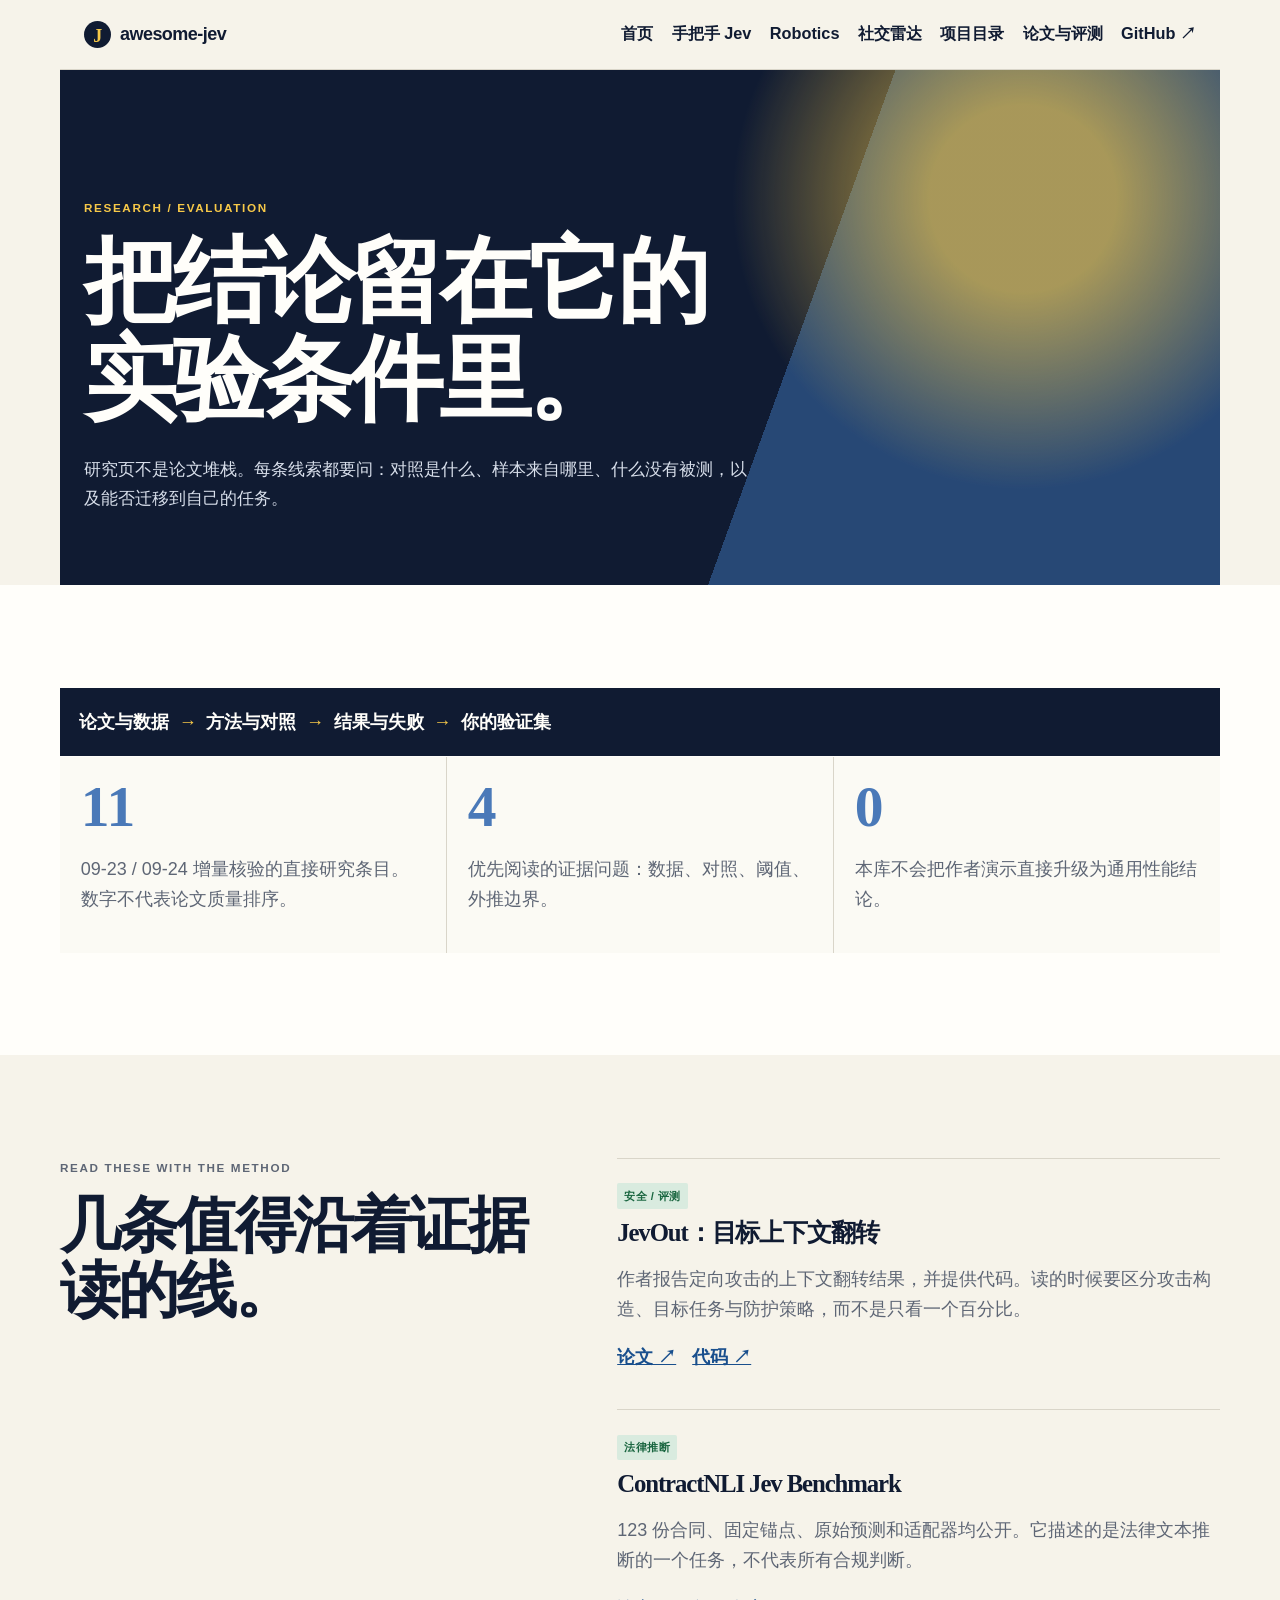
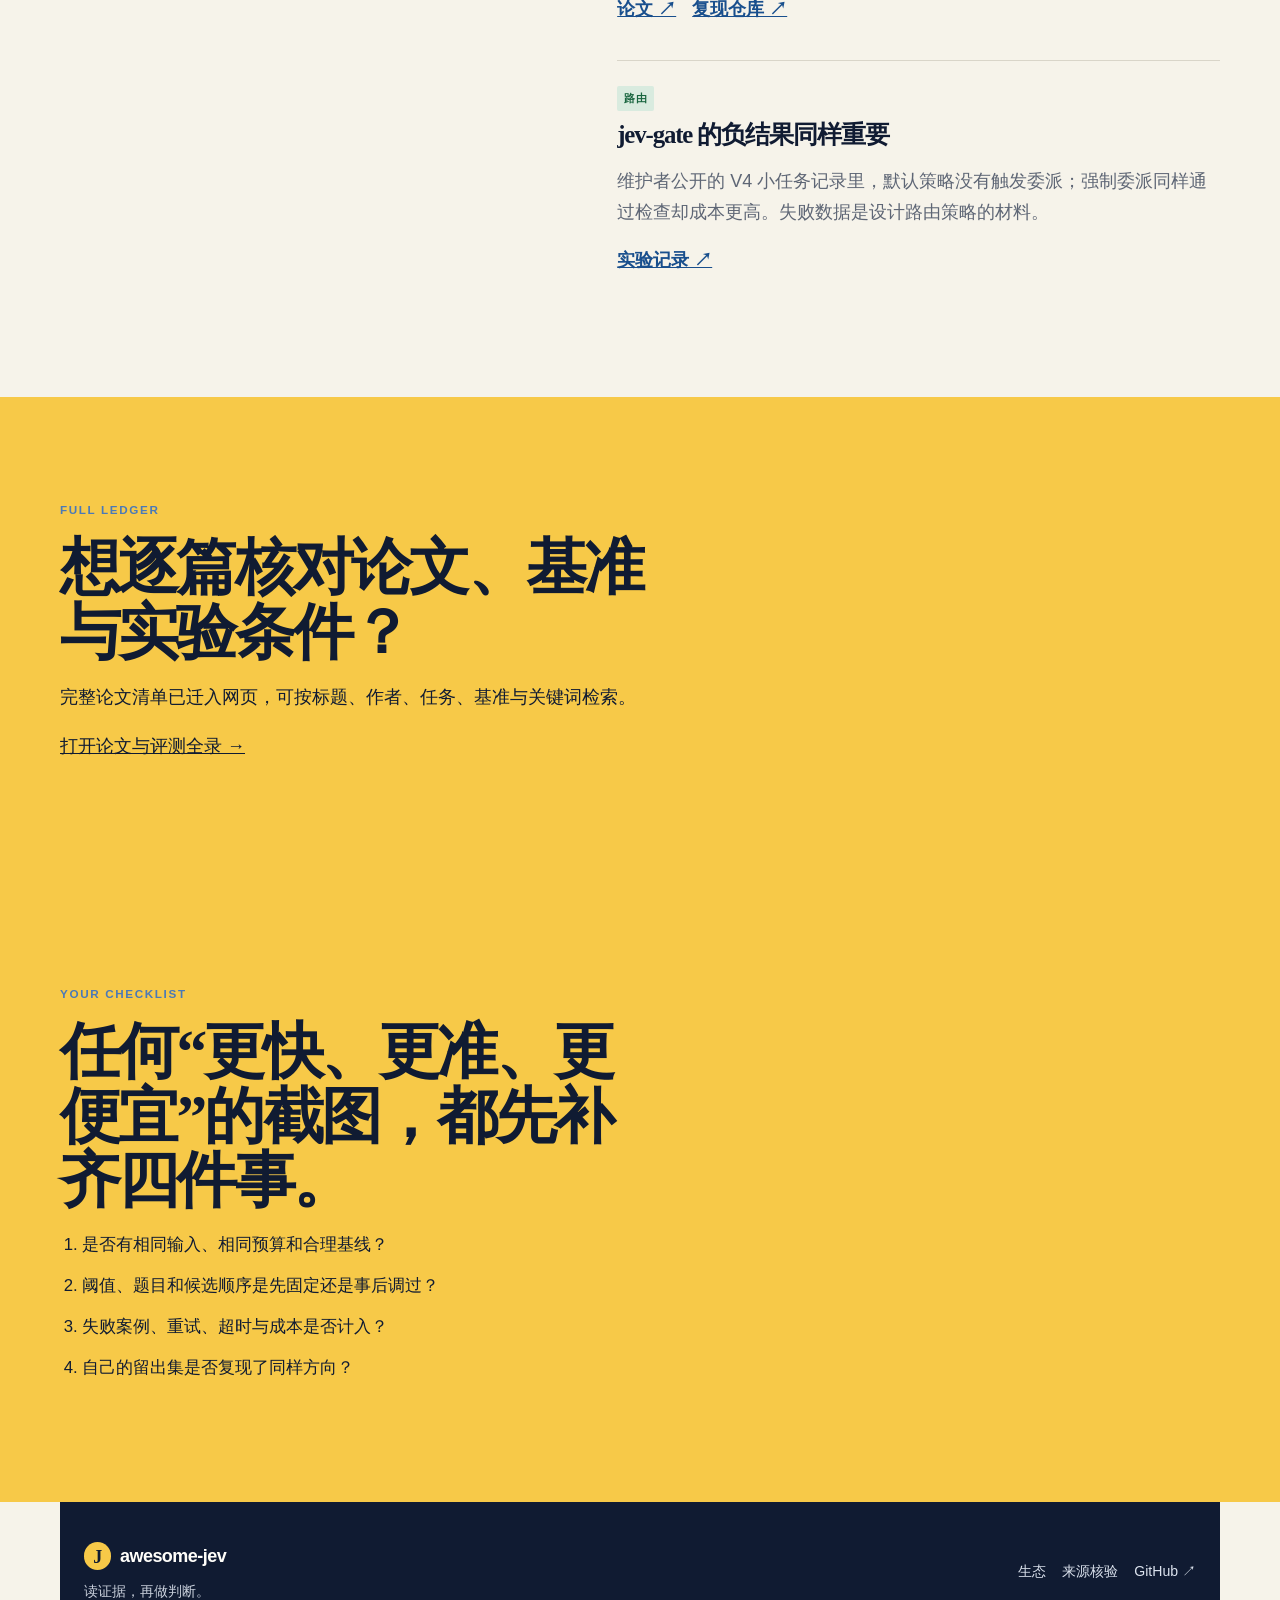
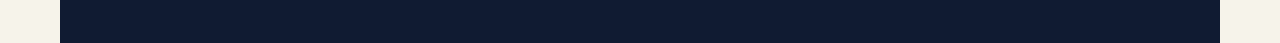
<file: docs/research.html>
<!doctype html>
<html lang="zh-CN">
  <head><meta charset="utf-8" /><meta name="viewport" content="width=device-width, initial-scale=1" /><meta name="description" content="awesome-jev 的论文、实验和评测阅读地图。" /><title>研究与评测 · awesome-jev</title><link rel="stylesheet" href="assets/site.css" /></head>
  <body class="atlas-page">
    <header class="site-header"><a class="brand" href="index.html"><span class="brand-mark">J</span><span>awesome-jev</span></a><nav aria-label="主导航"><a href="index.html">首页</a><a href="hands-on.html">手把手 Jev</a><a href="robotics.html">Robotics</a><a href="social.html">社交雷达</a><a href="directory.html">项目目录</a><a href="research-directory.html">论文与评测</a><a href="https://github.com/Promethe-us/awesome-jev">GitHub ↗</a></nav></header>
    <main>
      <section class="atlas-hero"><p class="eyebrow">RESEARCH / EVALUATION</p><h1>把结论留在它的<br />实验条件里。</h1><p>研究页不是论文堆栈。每条线索都要问：对照是什么、样本来自哪里、什么没有被测，以及能否迁移到自己的任务。</p></section>
      <section class="section evidence-board"><div class="evidence-rail"><span>论文与数据</span><b>→</b><span>方法与对照</span><b>→</b><span>结果与失败</span><b>→</b><span>你的验证集</span></div><div class="metric-notes"><article><strong>11</strong><p>09-23 / 09-24 增量核验的直接研究条目。数字不代表论文质量排序。</p></article><article><strong>4</strong><p>优先阅读的证据问题：数据、对照、阈值、外推边界。</p></article><article><strong>0</strong><p>本库不会把作者演示直接升级为通用性能结论。</p></article></div></section>
      <section class="section study-list"><div class="section-heading"><p class="eyebrow">READ THESE WITH THE METHOD</p><h2>几条值得沿着证据读的线。</h2></div><article><span class="evidence paper">安全 / 评测</span><h3>JevOut：目标上下文翻转</h3><p>作者报告定向攻击的上下文翻转结果，并提供代码。读的时候要区分攻击构造、目标任务与防护策略，而不是只看一个百分比。</p><a href="https://arxiv.org/abs/2609.30243">论文 ↗</a><a href="https://github.com/xzx34/JevOut">代码 ↗</a></article><article><span class="evidence paper">法律推断</span><h3>ContractNLI Jev Benchmark</h3><p>123 份合同、固定锚点、原始预测和适配器均公开。它描述的是法律文本推断的一个任务，不代表所有合规判断。</p><a href="https://arxiv.org/abs/2609.27678">论文 ↗</a><a href="https://github.com/ZF-Utokyo/Jev-Benchmark">复现仓库 ↗</a></article><article><span class="evidence paper">路由</span><h3>jev-gate 的负结果同样重要</h3><p>维护者公开的 V4 小任务记录里，默认策略没有触发委派；强制委派同样通过检查却成本更高。失败数据是设计路由策略的材料。</p><a href="https://github.com/MongLong0214/jev-gate">实验记录 ↗</a></article></section>
      <section class="section callout-panel"><p class="eyebrow">FULL LEDGER</p><h2>想逐篇核对论文、基准与实验条件？</h2><p>完整论文清单已迁入网页，可按标题、作者、任务、基准与关键词检索。</p><p><a href="research-directory.html">打开论文与评测全录 →</a></p></section><section class="section callout-panel"><p class="eyebrow">YOUR CHECKLIST</p><h2>任何“更快、更准、更便宜”的截图，都先补齐四件事。</h2><ol><li>是否有相同输入、相同预算和合理基线？</li><li>阈值、题目和候选顺序是先固定还是事后调过？</li><li>失败案例、重试、超时与成本是否计入？</li><li>自己的留出集是否复现了同样方向？</li></ol></section>
    </main>
    <footer class="site-footer"><div><a class="brand" href="index.html"><span class="brand-mark">J</span><span>awesome-jev</span></a><p>读证据，再做判断。</p></div><div class="footer-links"><a href="ecosystem.html">生态</a><a href="sources.html">来源核验</a><a href="https://github.com/Promethe-us/awesome-jev">GitHub ↗</a></div></footer>
  </body>
</html>
</file>
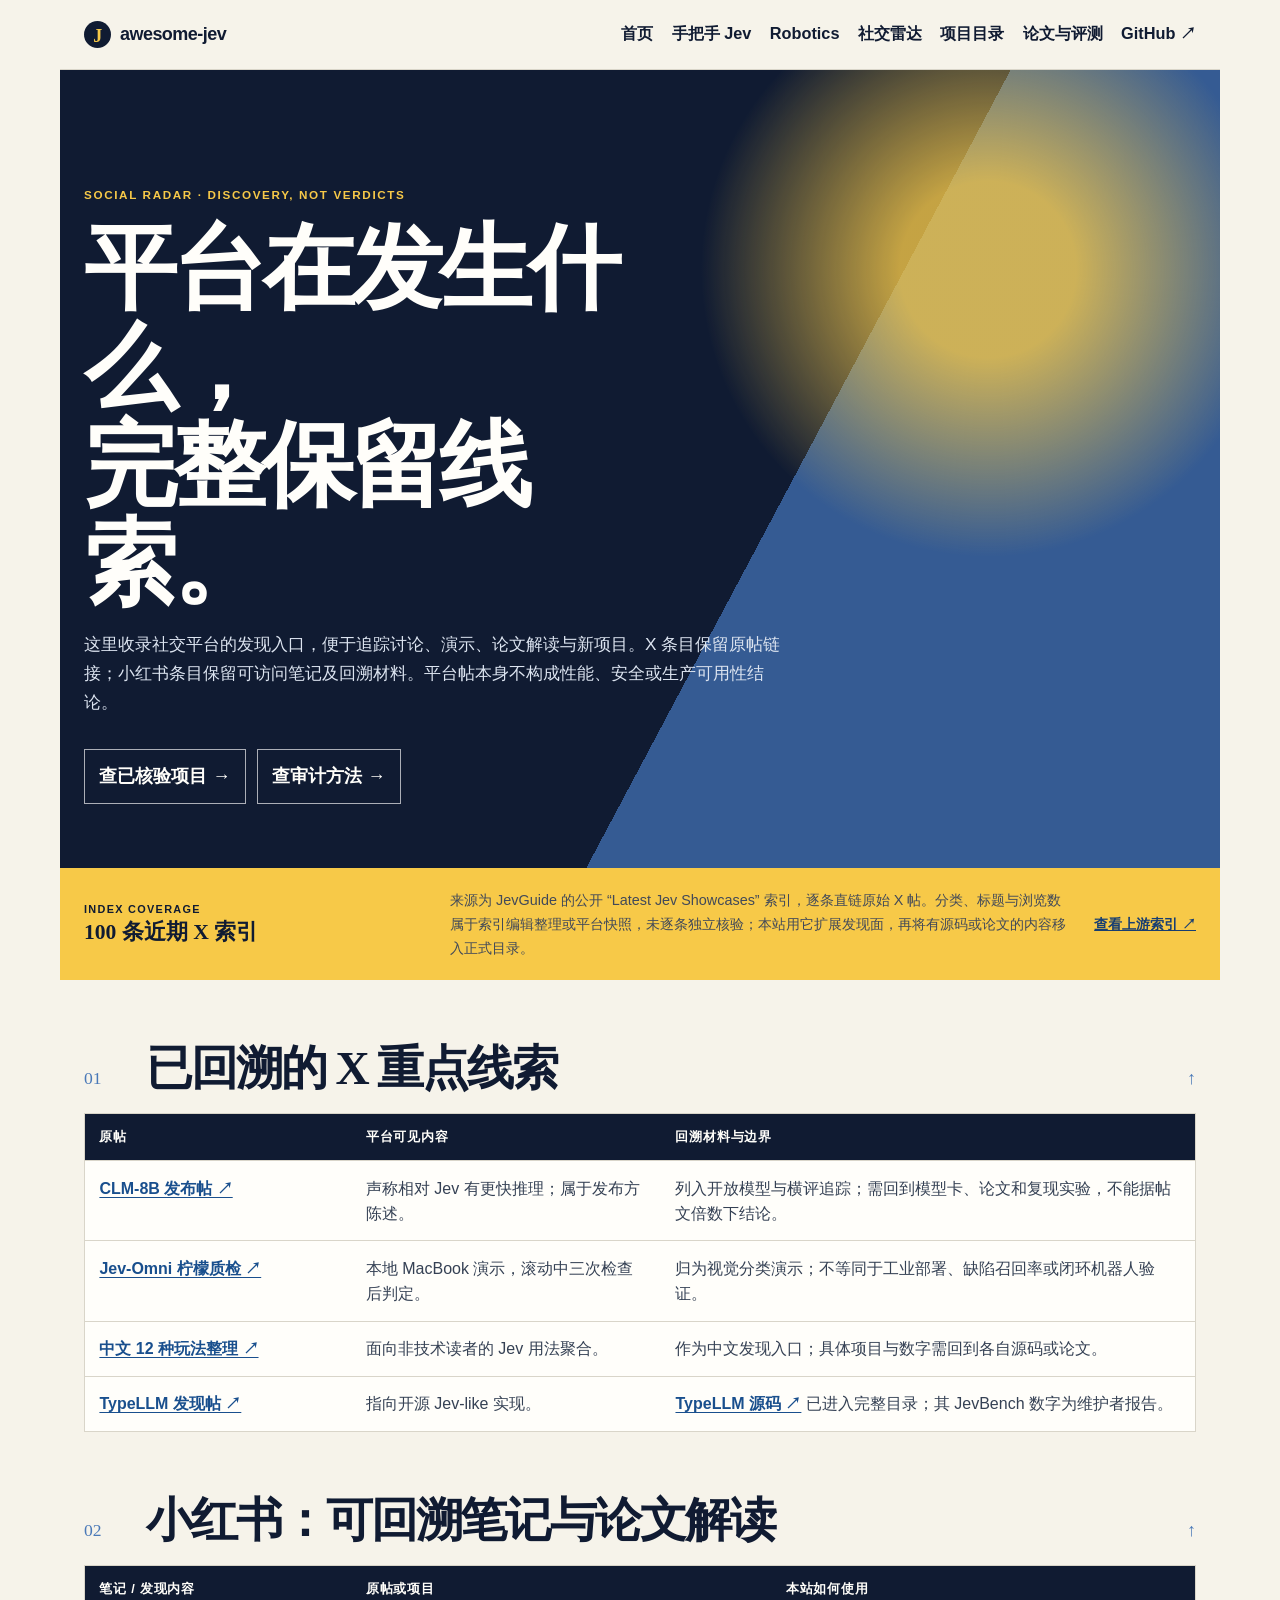
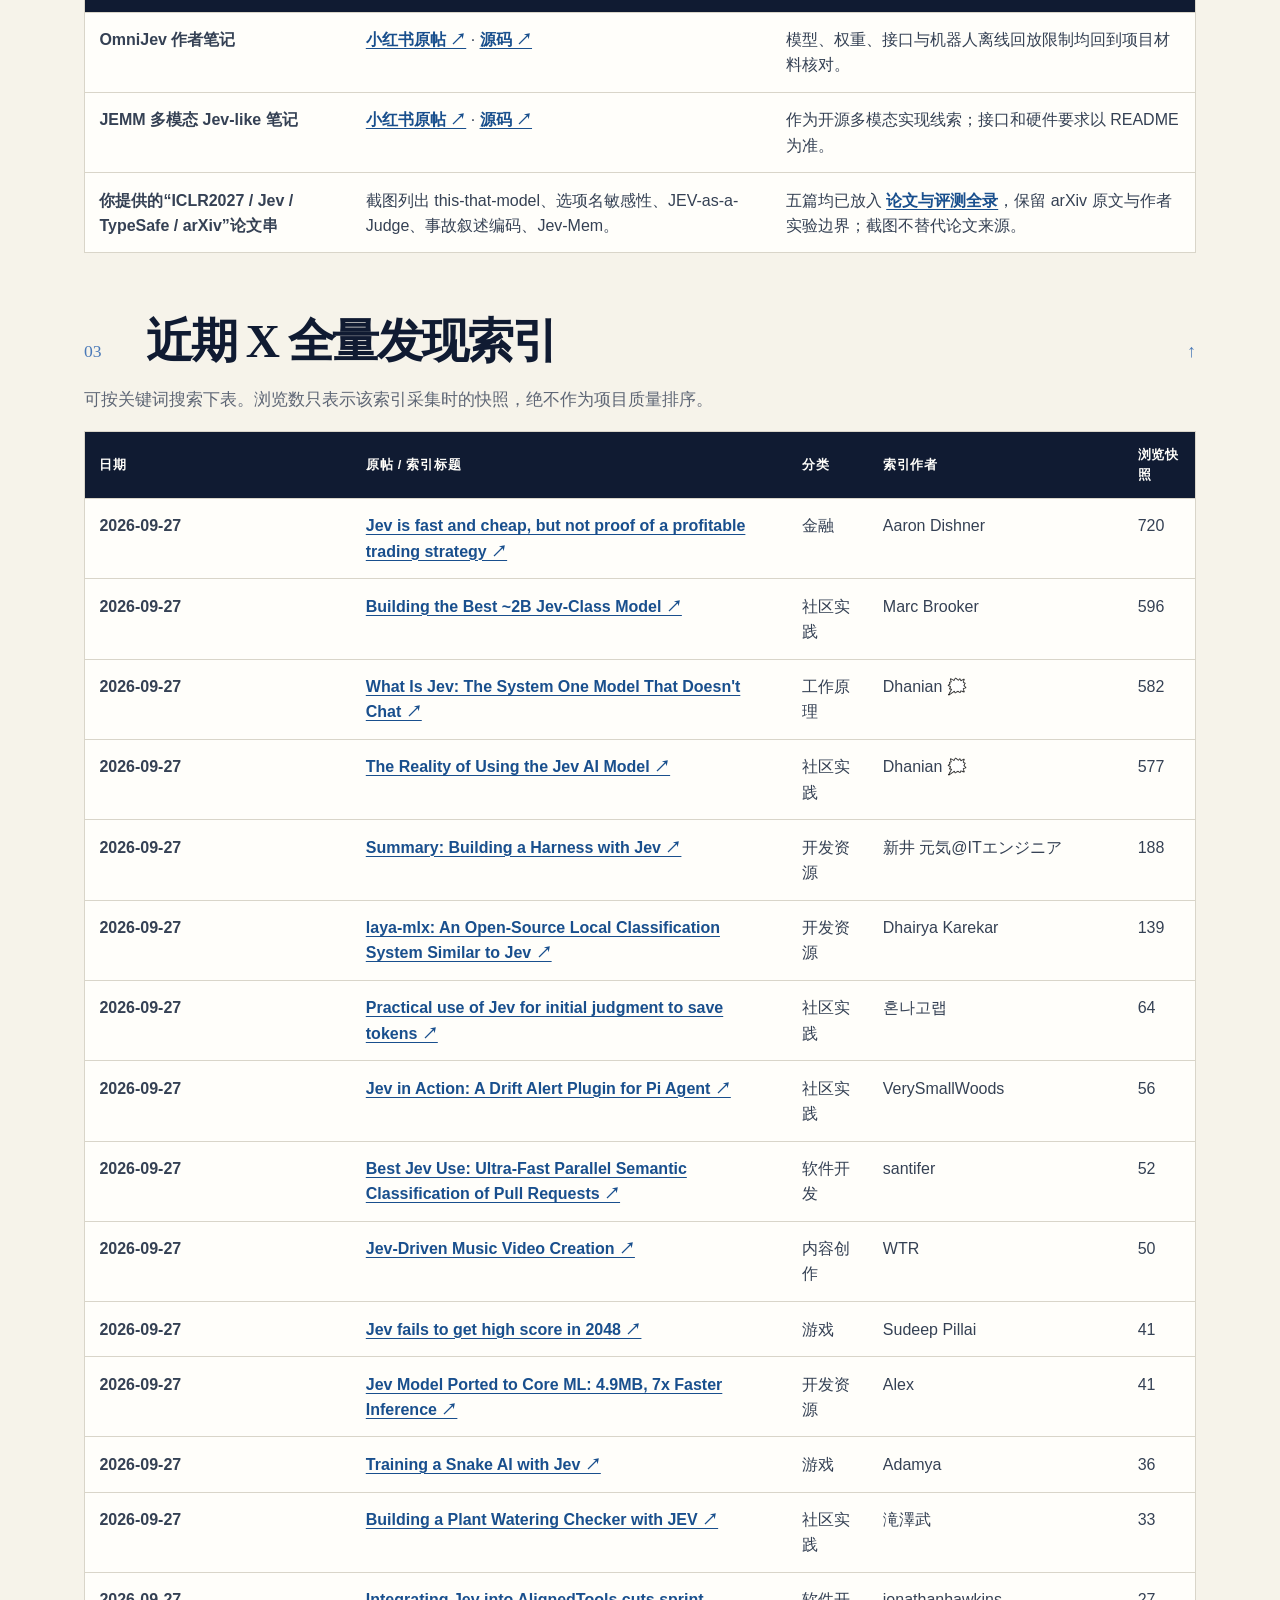
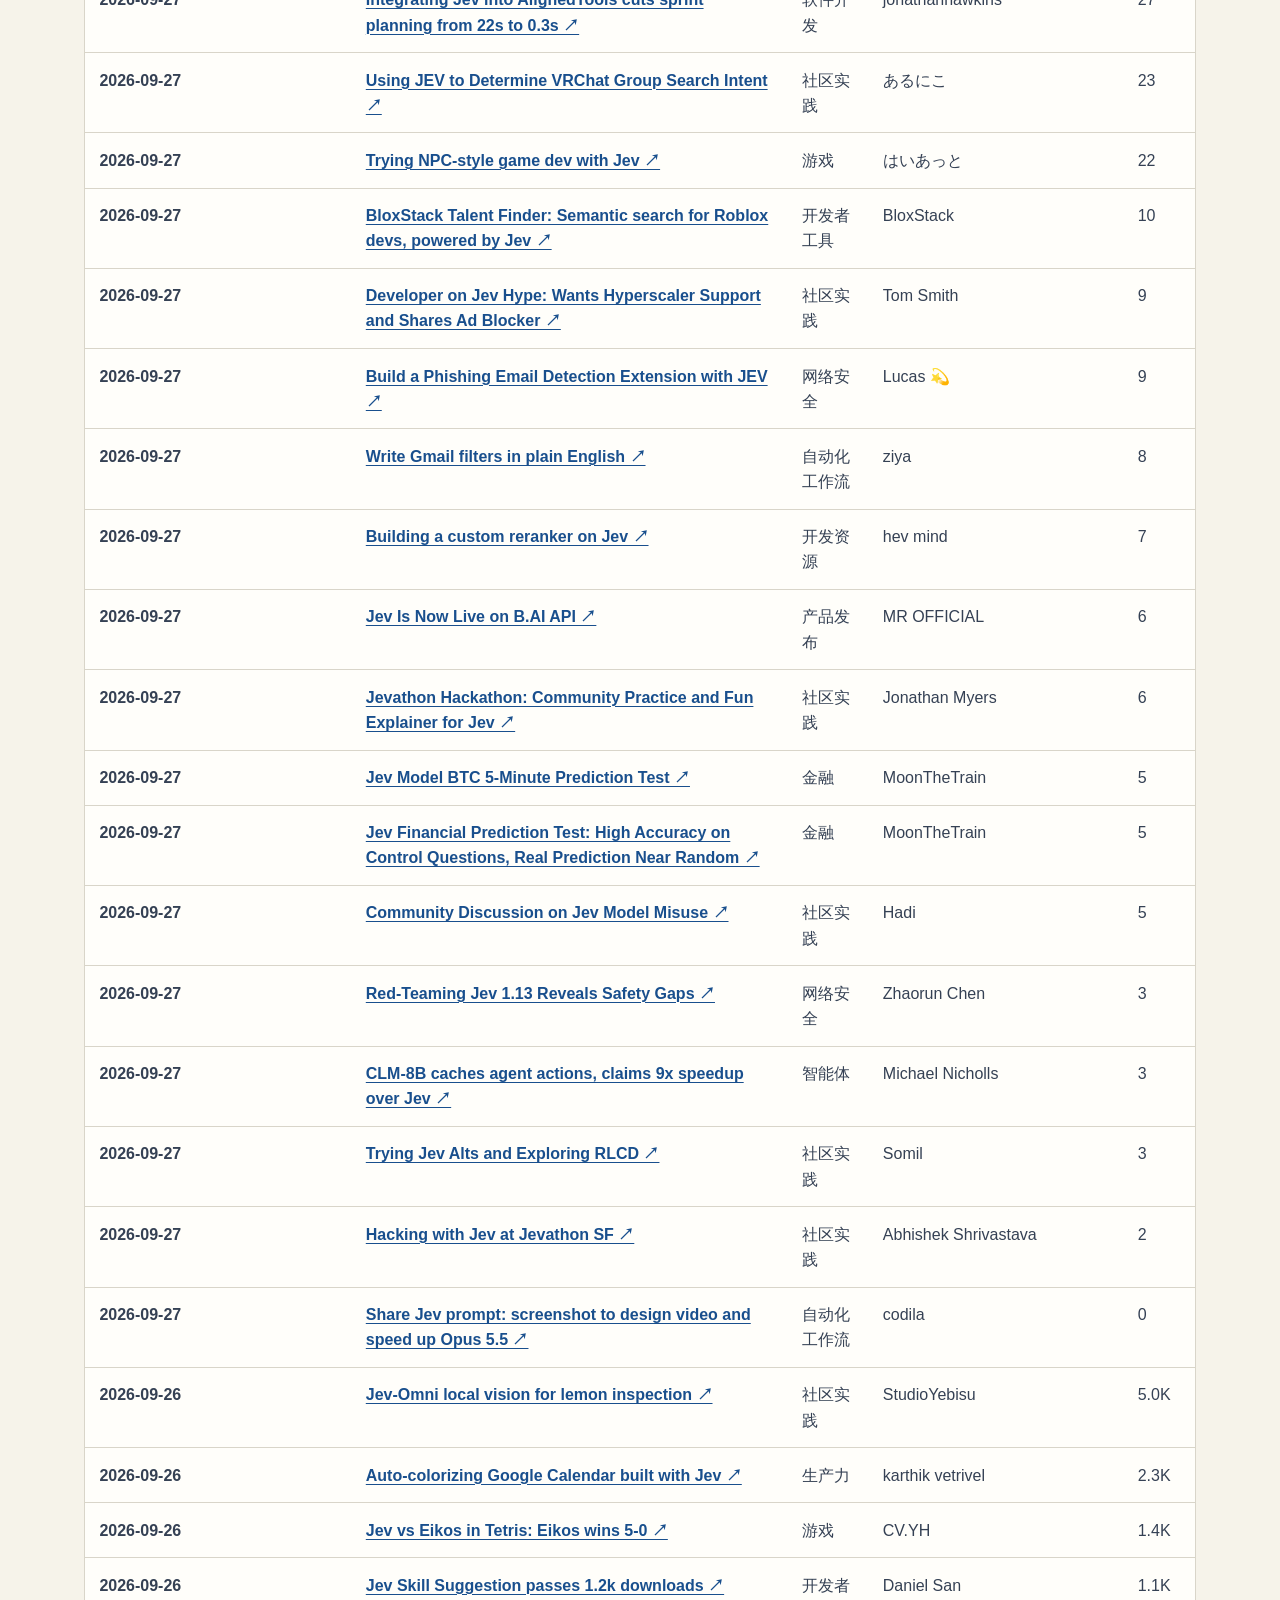
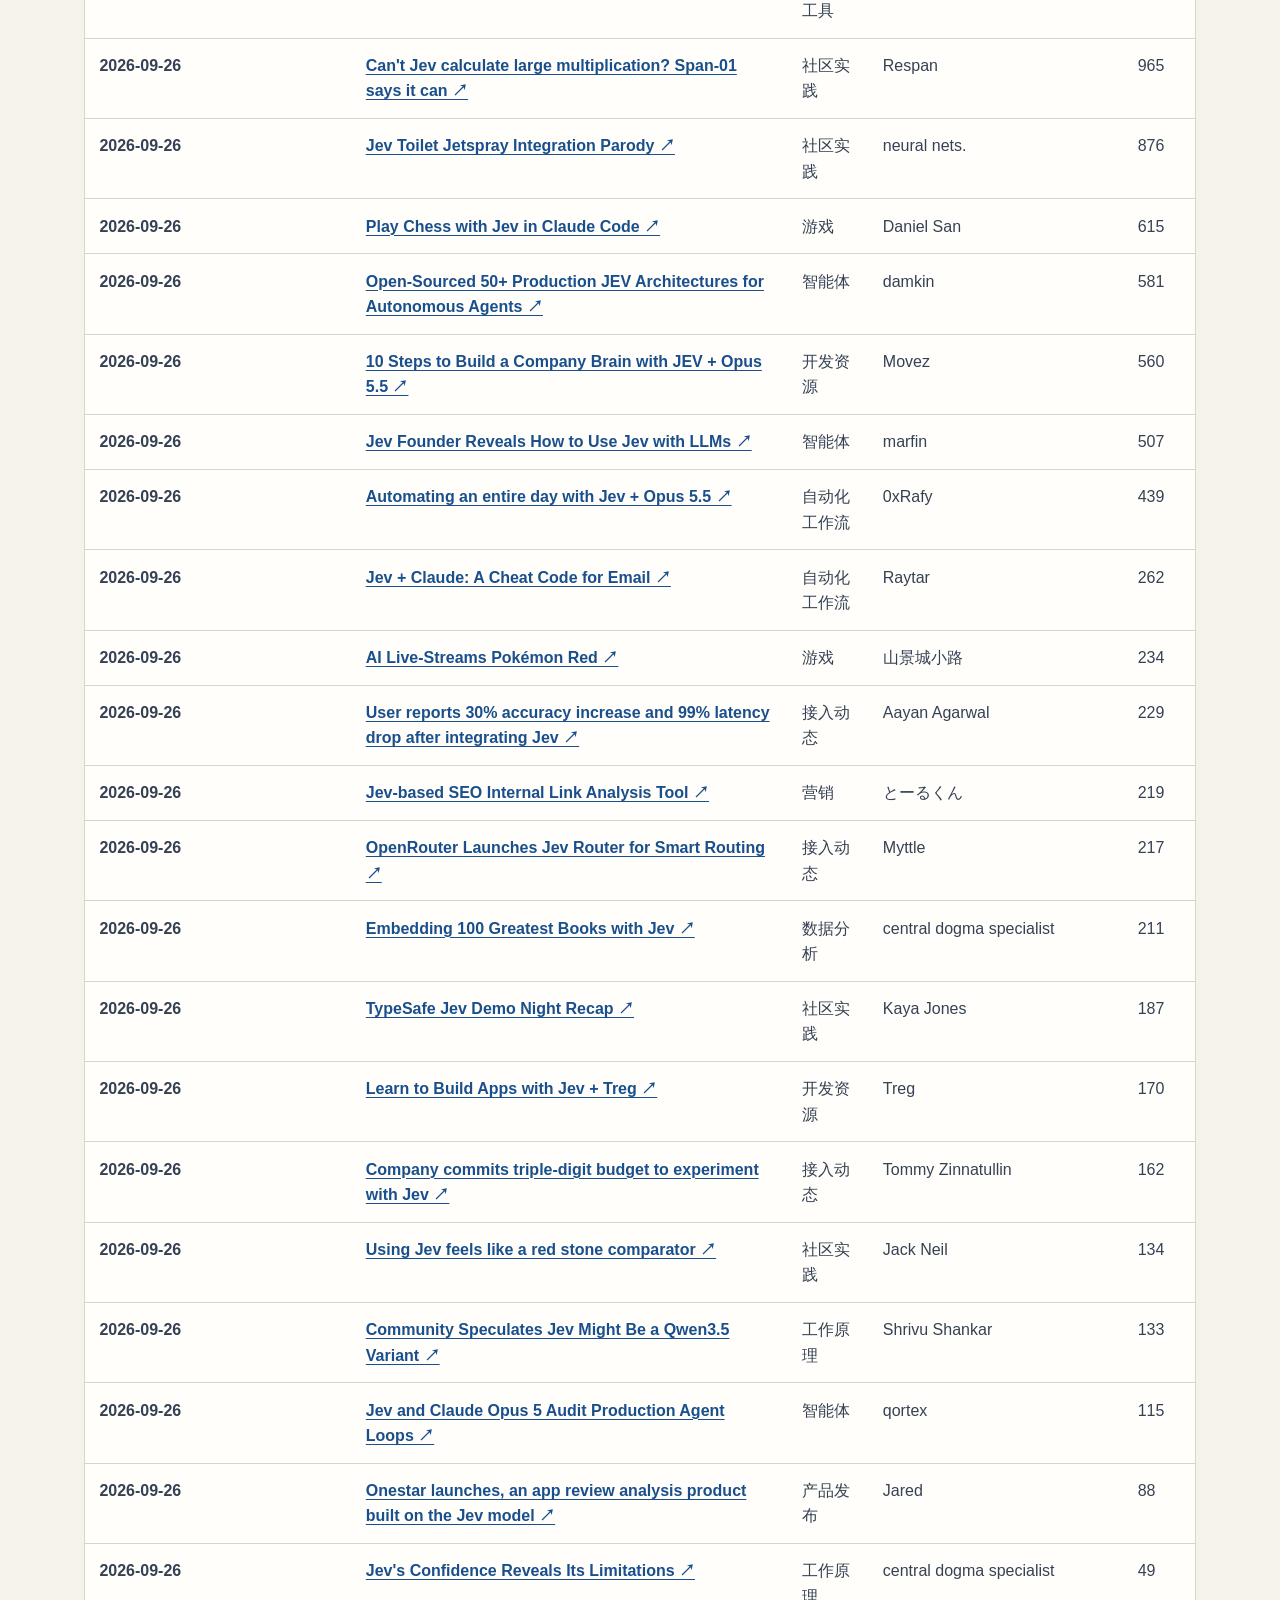
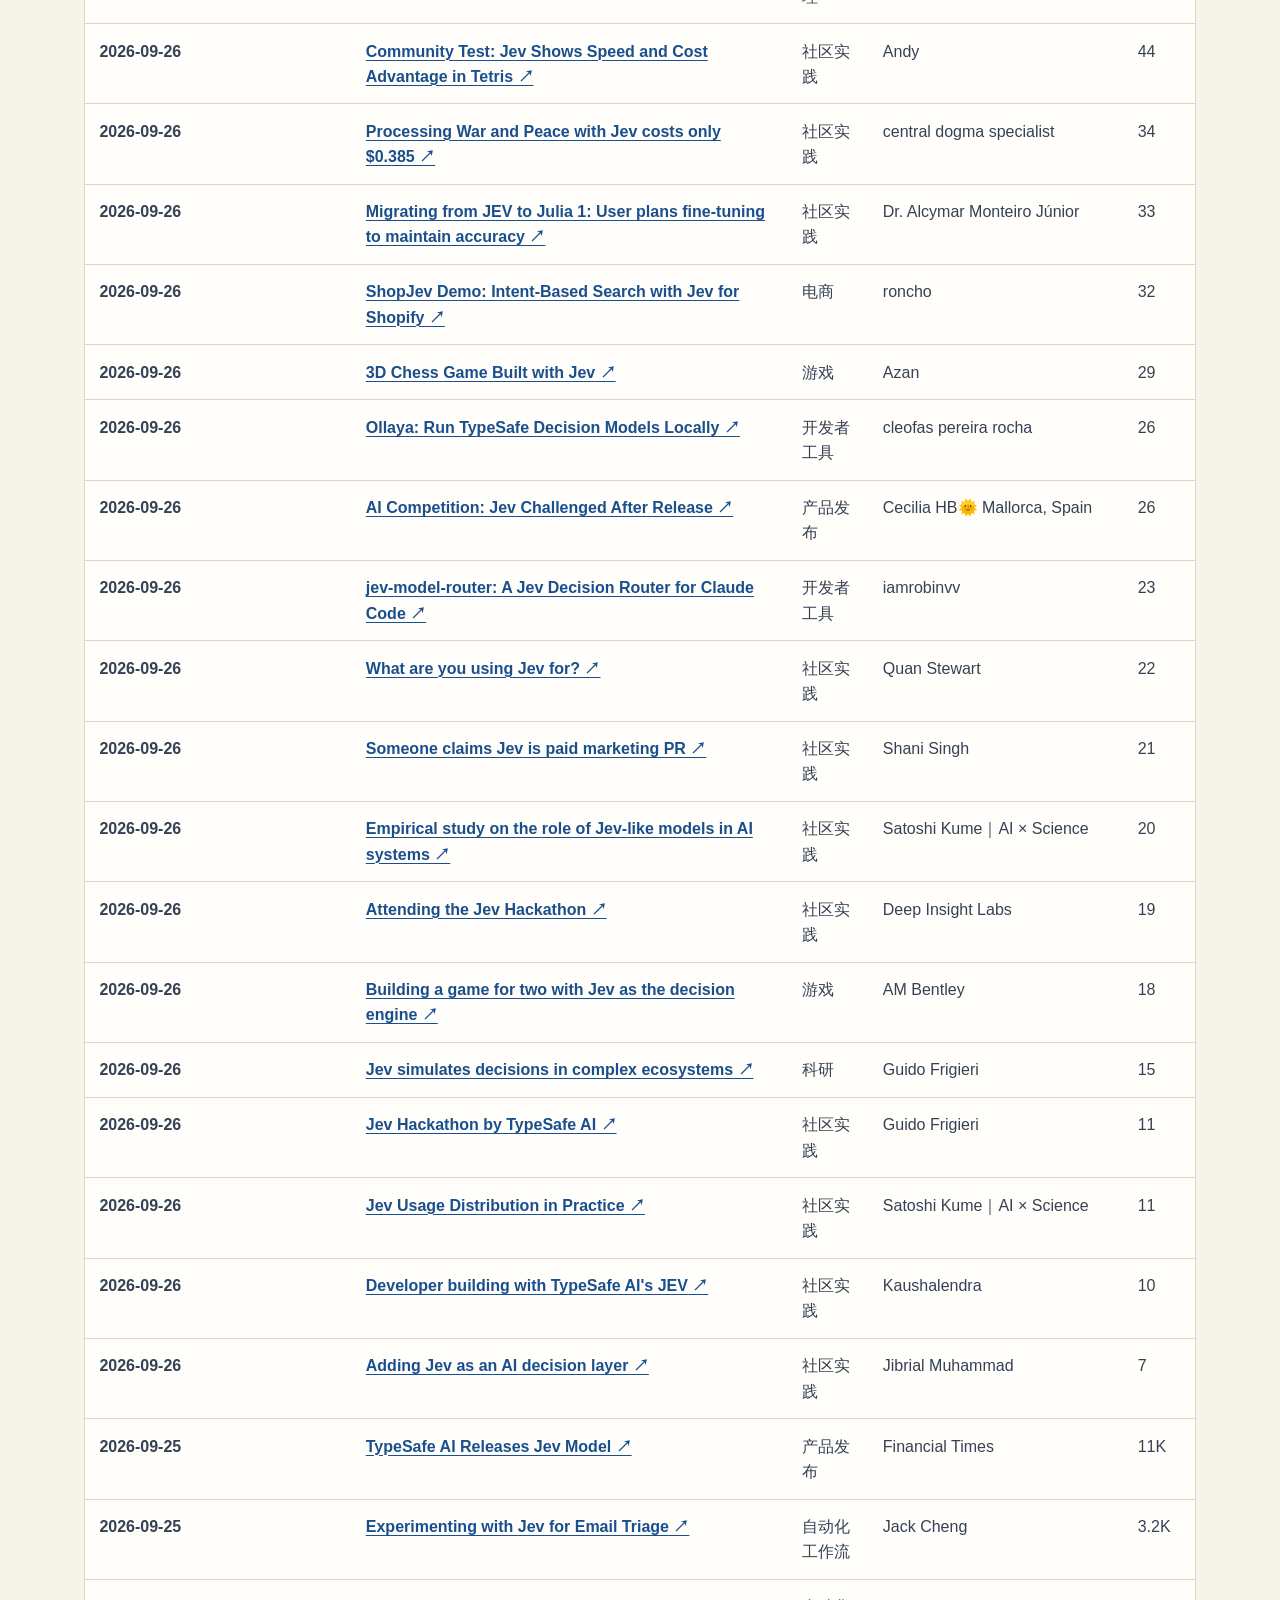
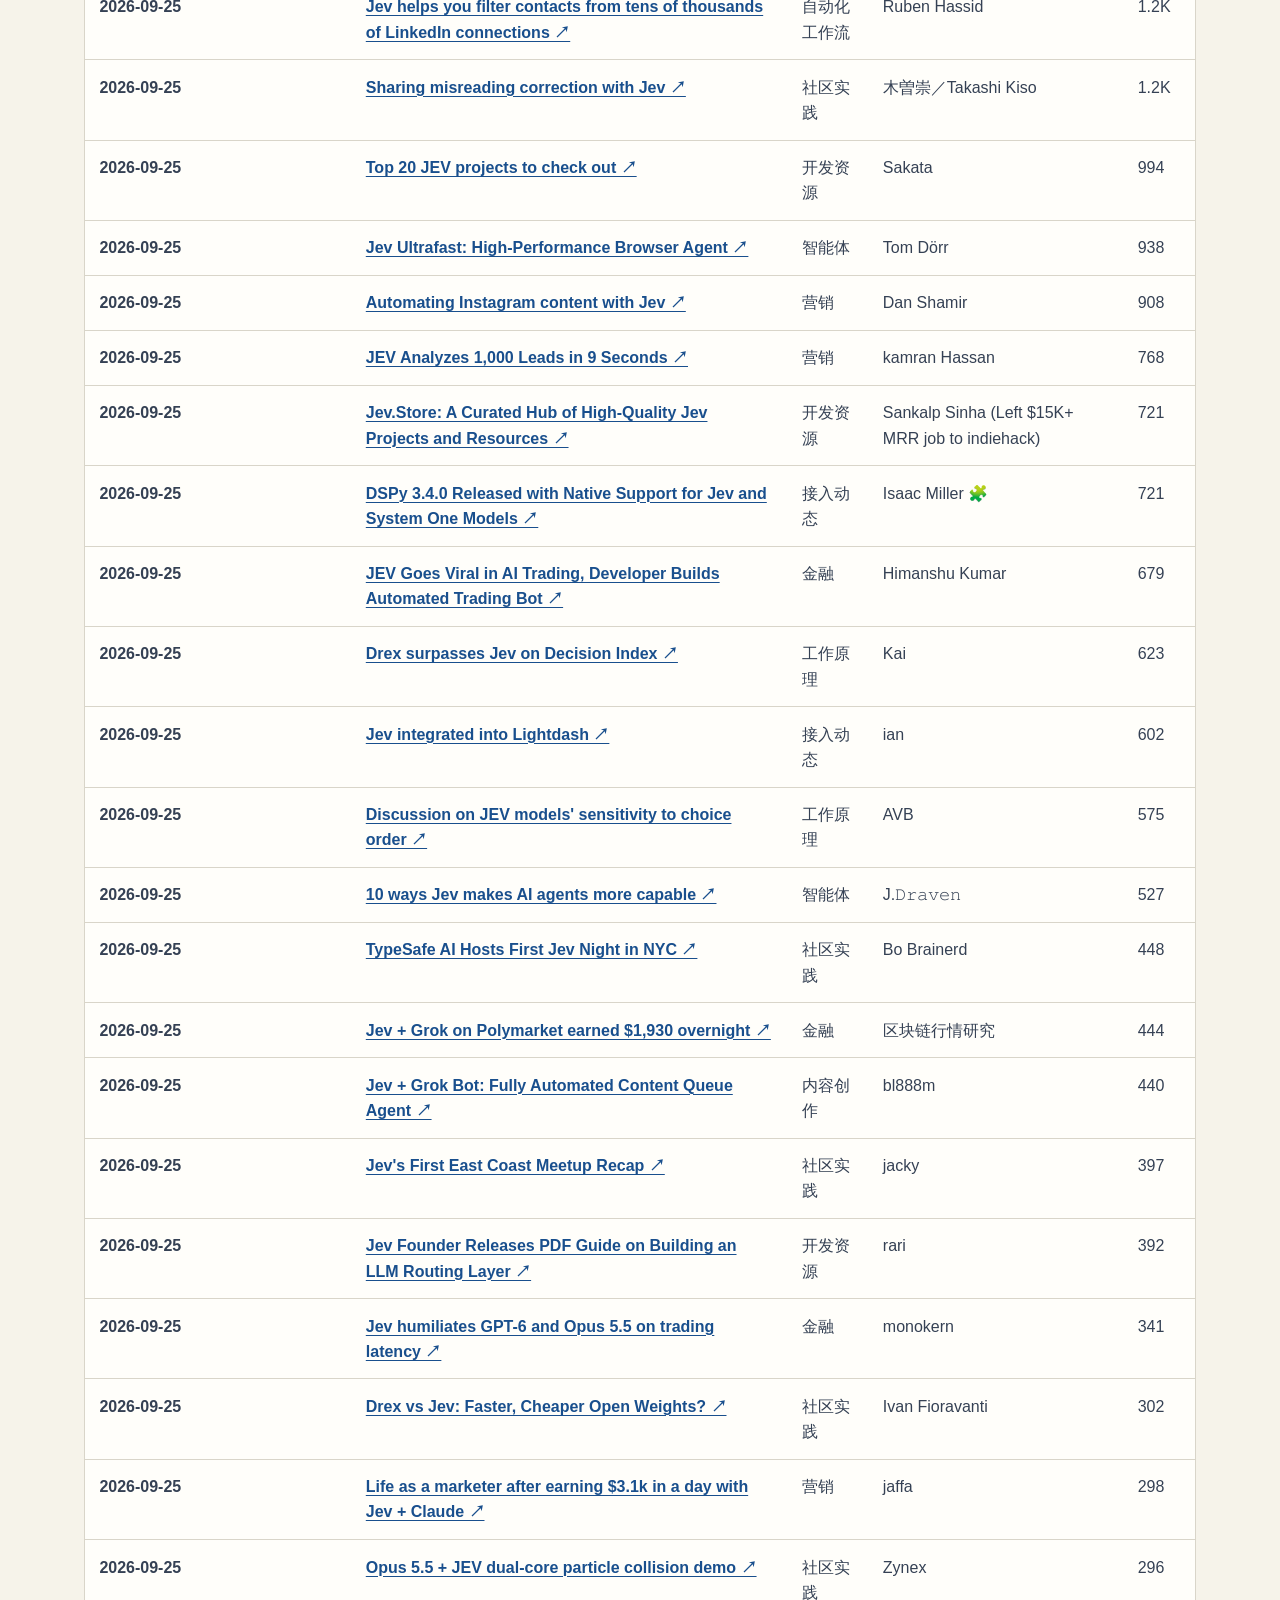
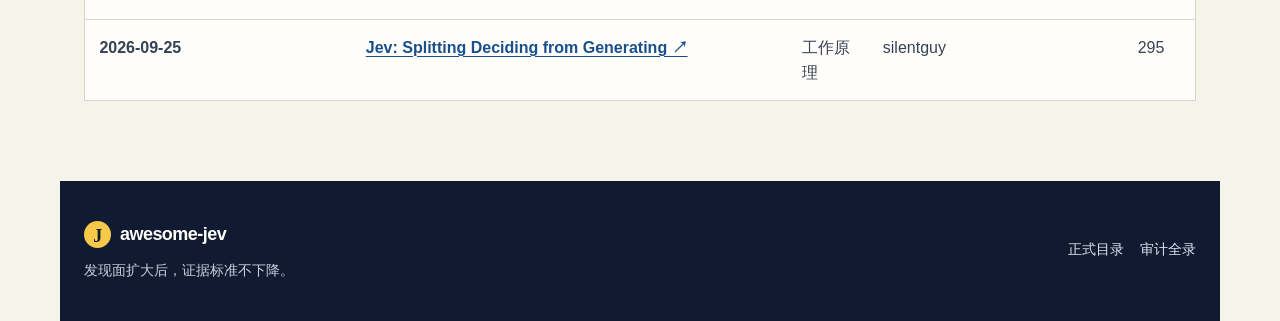
<file: docs/social.html>
<!doctype html><html lang="zh-CN"><head><meta charset="utf-8"><meta name="viewport" content="width=device-width,initial-scale=1"><meta name="description" content="Jev 的 X、小红书与社区平台发现索引。"><title>社交平台雷达 · awesome-jev</title><link rel="stylesheet" href="assets/site.css"></head><body class="catalog-page"><header class="site-header"><a class="brand" href="index.html"><span class="brand-mark">J</span><span>awesome-jev</span></a><nav aria-label="主导航"><a href="index.html">首页</a><a href="hands-on.html">手把手 Jev</a><a href="robotics.html">Robotics</a><a href="social.html">社交雷达</a><a href="directory.html">项目目录</a><a href="research-directory.html">论文与评测</a><a href="https://github.com/Promethe-us/awesome-jev">GitHub ↗</a></nav></header><main><section class="catalog-hero"><p class="eyebrow">SOCIAL RADAR · DISCOVERY, NOT VERDICTS</p><h1>平台在发生什么，<br>完整保留线索。</h1><p>这里收录社交平台的发现入口，便于追踪讨论、演示、论文解读与新项目。X 条目保留原帖链接；小红书条目保留可访问笔记及回溯材料。平台帖本身不构成性能、安全或生产可用性结论。</p><div class="catalog-actions"><a href="directory.html">查已核验项目 →</a><a href="source-log.html">查审计方法 →</a></div></section><section class="catalog-source-note"><div><span>INDEX COVERAGE</span><strong>100 条近期 X 索引</strong></div><p>来源为 JevGuide 的公开 “Latest Jev Showcases” 索引，逐条直链原始 X 帖。分类、标题与浏览数属于索引编辑整理或平台快照，未逐条独立核验；本站用它扩展发现面，再将有源码或论文的内容移入正式目录。</p><a href="https://github.com/2456868764/jevguide" target="_blank" rel="noopener noreferrer">查看上游索引 ↗</a></section><section class="catalog-body"><section class="catalog-section" data-catalog-section><div class="catalog-section-head"><span>01</span><h2>已回溯的 X 重点线索</h2><a href="#top">↑</a></div><div class="catalog-table-wrap"><table class="catalog-table"><thead><tr><th>原帖</th><th>平台可见内容</th><th>回溯材料与边界</th></tr></thead><tbody><tr><td><a href="https://x.com/jackyk02/status/2102905335925424285" target="_blank" rel="noopener noreferrer">CLM-8B 发布帖 ↗</a></td><td>声称相对 Jev 有更快推理；属于发布方陈述。</td><td>列入开放模型与横评追踪；需回到模型卡、论文和复现实验，不能据帖文倍数下结论。</td></tr><tr><td><a href="https://x.com/erik_kokalj/status/2103457839318433857" target="_blank" rel="noopener noreferrer">Jev-Omni 柠檬质检 ↗</a></td><td>本地 MacBook 演示，滚动中三次检查后判定。</td><td>归为视觉分类演示；不等同于工业部署、缺陷召回率或闭环机器人验证。</td></tr><tr><td><a href="https://x.com/MengjieXvivi/status/2104093075236856107" target="_blank" rel="noopener noreferrer">中文 12 种玩法整理 ↗</a></td><td>面向非技术读者的 Jev 用法聚合。</td><td>作为中文发现入口；具体项目与数字需回到各自源码或论文。</td></tr><tr><td><a href="https://x.com/aiwire_x/status/2104093221500658121" target="_blank" rel="noopener noreferrer">TypeLLM 发现帖 ↗</a></td><td>指向开源 Jev-like 实现。</td><td><a href="https://github.com/TypeLLM/TypeLLM" target="_blank" rel="noopener noreferrer">TypeLLM 源码 ↗</a> 已进入完整目录；其 JevBench 数字为维护者报告。</td></tr></tbody></table></div></section><section class="catalog-section" data-catalog-section><div class="catalog-section-head"><span>02</span><h2>小红书：可回溯笔记与论文解读</h2><a href="#top">↑</a></div><div class="catalog-table-wrap"><table class="catalog-table"><thead><tr><th>笔记 / 发现内容</th><th>原帖或项目</th><th>本站如何使用</th></tr></thead><tbody><tr><td>OmniJev 作者笔记</td><td><a href="https://www.xiaohongshu.com/explore/6ab4a4230000000015015366" target="_blank" rel="noopener noreferrer">小红书原帖 ↗</a> · <a href="https://github.com/tinnel123666888/OmniJev" target="_blank" rel="noopener noreferrer">源码 ↗</a></td><td>模型、权重、接口与机器人离线回放限制均回到项目材料核对。</td></tr><tr><td>JEMM 多模态 Jev-like 笔记</td><td><a href="https://www.xiaohongshu.com/explore/6ab898da00000000190248ff" target="_blank" rel="noopener noreferrer">小红书原帖 ↗</a> · <a href="https://github.com/ypcypc/JEMM" target="_blank" rel="noopener noreferrer">源码 ↗</a></td><td>作为开源多模态实现线索；接口和硬件要求以 README 为准。</td></tr><tr><td>你提供的“ICLR2027 / Jev / TypeSafe / arXiv”论文串</td><td>截图列出 this-that-model、选项名敏感性、JEV-as-a-Judge、事故叙述编码、Jev-Mem。</td><td>五篇均已放入 <a href="research-directory.html">论文与评测全录</a>，保留 arXiv 原文与作者实验边界；截图不替代论文来源。</td></tr></tbody></table></div></section><section class="catalog-section" data-catalog-section><div class="catalog-section-head"><span>03</span><h2>近期 X 全量发现索引</h2><a href="#top">↑</a></div><p class="catalog-intro">可按关键词搜索下表。浏览数只表示该索引采集时的快照，绝不作为项目质量排序。</p><div class="catalog-table-wrap"><table class="catalog-table"><thead><tr><th>日期</th><th>原帖 / 索引标题</th><th>分类</th><th>索引作者</th><th>浏览快照</th></tr></thead><tbody><tr><td>2026-09-27</td><td><a href="https://x.com/MooninPapa/status/2104005602078798220" target="_blank" rel="noopener noreferrer">Jev is fast and cheap, but not proof of a profitable trading strategy ↗</a></td><td>金融</td><td>Aaron Dishner</td><td>720</td></tr><tr><td>2026-09-27</td><td><a href="https://x.com/MarcJBrooker/status/2104066523447091535" target="_blank" rel="noopener noreferrer">Building the Best ~2B Jev-Class Model ↗</a></td><td>社区实践</td><td>Marc Brooker</td><td>596</td></tr><tr><td>2026-09-27</td><td><a href="https://x.com/e_opore/status/2104053983299969227" target="_blank" rel="noopener noreferrer">What Is Jev: The System One Model That Doesn&#x27;t Chat ↗</a></td><td>工作原理</td><td>Dhanian 🗯️</td><td>582</td></tr><tr><td>2026-09-27</td><td><a href="https://x.com/e_opore/status/2104063322257801342" target="_blank" rel="noopener noreferrer">The Reality of Using the Jev AI Model ↗</a></td><td>社区实践</td><td>Dhanian 🗯️</td><td>577</td></tr><tr><td>2026-09-27</td><td><a href="https://x.com/_moto___/status/2104056921980538911" target="_blank" rel="noopener noreferrer">Summary: Building a Harness with Jev ↗</a></td><td>开发资源</td><td>新井 元気@ITエンジニア</td><td>188</td></tr><tr><td>2026-09-27</td><td><a href="https://x.com/dkare1009/status/2104066082420015400" target="_blank" rel="noopener noreferrer">laya-mlx: An Open-Source Local Classification System Similar to Jev ↗</a></td><td>开发资源</td><td>Dhairya Karekar</td><td>139</td></tr><tr><td>2026-09-27</td><td><a href="https://x.com/honnago/status/2104055997883150831" target="_blank" rel="noopener noreferrer">Practical use of Jev for initial judgment to save tokens ↗</a></td><td>社区实践</td><td>혼나고랩</td><td>64</td></tr><tr><td>2026-09-27</td><td><a href="https://x.com/verysmallwoods/status/2104005515013451934" target="_blank" rel="noopener noreferrer">Jev in Action: A Drift Alert Plugin for Pi Agent ↗</a></td><td>社区实践</td><td>VerySmallWoods</td><td>56</td></tr><tr><td>2026-09-27</td><td><a href="https://x.com/santifer/status/2104069476165791844" target="_blank" rel="noopener noreferrer">Best Jev Use: Ultra-Fast Parallel Semantic Classification of Pull Requests ↗</a></td><td>软件开发</td><td>santifer</td><td>52</td></tr><tr><td>2026-09-27</td><td><a href="https://x.com/wtry1102/status/2104008824420241747" target="_blank" rel="noopener noreferrer">Jev-Driven Music Video Creation ↗</a></td><td>内容创作</td><td>WTR</td><td>50</td></tr><tr><td>2026-09-27</td><td><a href="https://x.com/spillai/status/2104007859512213699" target="_blank" rel="noopener noreferrer">Jev fails to get high score in 2048 ↗</a></td><td>游戏</td><td>Sudeep Pillai</td><td>41</td></tr><tr><td>2026-09-27</td><td><a href="https://x.com/Alex_tra_memory/status/2104070874525540428" target="_blank" rel="noopener noreferrer">Jev Model Ported to Core ML: 4.9MB, 7x Faster Inference ↗</a></td><td>开发资源</td><td>Alex</td><td>41</td></tr><tr><td>2026-09-27</td><td><a href="https://x.com/AdamyaNagpal/status/2104056930062745743" target="_blank" rel="noopener noreferrer">Training a Snake AI with Jev ↗</a></td><td>游戏</td><td>Adamya</td><td>36</td></tr><tr><td>2026-09-27</td><td><a href="https://x.com/TakiTake/status/2104061936552001634" target="_blank" rel="noopener noreferrer">Building a Plant Watering Checker with JEV ↗</a></td><td>社区实践</td><td>滝澤武</td><td>33</td></tr><tr><td>2026-09-27</td><td><a href="https://x.com/jonathanhawkins/status/2104067527643148701" target="_blank" rel="noopener noreferrer">Integrating Jev into AlignedTools cuts sprint planning from 22s to 0.3s ↗</a></td><td>软件开发</td><td>jonathanhawkins</td><td>27</td></tr><tr><td>2026-09-27</td><td><a href="https://x.com/alnico_vrc/status/2104071136879513878" target="_blank" rel="noopener noreferrer">Using JEV to Determine VRChat Group Search Intent ↗</a></td><td>社区实践</td><td>あるにこ</td><td>23</td></tr><tr><td>2026-09-27</td><td><a href="https://x.com/haiattoC/status/2104061150854062499" target="_blank" rel="noopener noreferrer">Trying NPC-style game dev with Jev ↗</a></td><td>游戏</td><td>はいあっと</td><td>22</td></tr><tr><td>2026-09-27</td><td><a href="https://x.com/bloxstack/status/2104003429240803497" target="_blank" rel="noopener noreferrer">BloxStack Talent Finder: Semantic search for Roblox devs, powered by Jev ↗</a></td><td>开发者工具</td><td>BloxStack</td><td>10</td></tr><tr><td>2026-09-27</td><td><a href="https://x.com/tx_smitht/status/2104000242160939110" target="_blank" rel="noopener noreferrer">Developer on Jev Hype: Wants Hyperscaler Support and Shares Ad Blocker ↗</a></td><td>社区实践</td><td>Tom Smith</td><td>9</td></tr><tr><td>2026-09-27</td><td><a href="https://x.com/lucasrotelavila/status/2104008900806861207" target="_blank" rel="noopener noreferrer">Build a Phishing Email Detection Extension with JEV ↗</a></td><td>网络安全</td><td>Lucas 💫</td><td>9</td></tr><tr><td>2026-09-27</td><td><a href="https://x.com/ziyacivan/status/2104008318616211880" target="_blank" rel="noopener noreferrer">Write Gmail filters in plain English ↗</a></td><td>自动化工作流</td><td>ziya</td><td>8</td></tr><tr><td>2026-09-27</td><td><a href="https://x.com/hevmind/status/2104010209886929167" target="_blank" rel="noopener noreferrer">Building a custom reranker on Jev ↗</a></td><td>开发资源</td><td>hev mind</td><td>7</td></tr><tr><td>2026-09-27</td><td><a href="https://x.com/MR_0FFICIALL/status/2104004273562415250" target="_blank" rel="noopener noreferrer">Jev Is Now Live on B.AI API ↗</a></td><td>产品发布</td><td>MR OFFICIAL</td><td>6</td></tr><tr><td>2026-09-27</td><td><a href="https://x.com/jnthnmyrs/status/2104062433467965733" target="_blank" rel="noopener noreferrer">Jevathon Hackathon: Community Practice and Fun Explainer for Jev ↗</a></td><td>社区实践</td><td>Jonathan Myers</td><td>6</td></tr><tr><td>2026-09-27</td><td><a href="https://x.com/moon_the_train/status/2104064103312744762" target="_blank" rel="noopener noreferrer">Jev Model BTC 5-Minute Prediction Test ↗</a></td><td>金融</td><td>MoonTheTrain</td><td>5</td></tr><tr><td>2026-09-27</td><td><a href="https://x.com/moon_the_train/status/2104063522938437658" target="_blank" rel="noopener noreferrer">Jev Financial Prediction Test: High Accuracy on Control Questions, Real Prediction Near Random ↗</a></td><td>金融</td><td>MoonTheTrain</td><td>5</td></tr><tr><td>2026-09-27</td><td><a href="https://x.com/hadi_hz_13/status/2104063495314563313" target="_blank" rel="noopener noreferrer">Community Discussion on Jev Model Misuse ↗</a></td><td>社区实践</td><td>Hadi</td><td>5</td></tr><tr><td>2026-09-27</td><td><a href="https://x.com/zrrrr_cn/status/2104003596375425117" target="_blank" rel="noopener noreferrer">Red-Teaming Jev 1.13 Reveals Safety Gaps ↗</a></td><td>网络安全</td><td>Zhaorun Chen</td><td>3</td></tr><tr><td>2026-09-27</td><td><a href="https://x.com/MikeyJNicholls/status/2104010330670018632" target="_blank" rel="noopener noreferrer">CLM-8B caches agent actions, claims 9x speedup over Jev ↗</a></td><td>智能体</td><td>Michael Nicholls</td><td>3</td></tr><tr><td>2026-09-27</td><td><a href="https://x.com/coderatwork7/status/2104072017507192888" target="_blank" rel="noopener noreferrer">Trying Jev Alts and Exploring RLCD ↗</a></td><td>社区实践</td><td>Somil</td><td>3</td></tr><tr><td>2026-09-27</td><td><a href="https://x.com/abhishekdelta/status/2104002216885711107" target="_blank" rel="noopener noreferrer">Hacking with Jev at Jevathon SF ↗</a></td><td>社区实践</td><td>Abhishek Shrivastava</td><td>2</td></tr><tr><td>2026-09-27</td><td><a href="https://x.com/0xCodila/status/2104010935690019237" target="_blank" rel="noopener noreferrer">Share Jev prompt: screenshot to design video and speed up Opus 5.5 ↗</a></td><td>自动化工作流</td><td>codila</td><td>0</td></tr><tr><td>2026-09-26</td><td><a href="https://x.com/studio_yebisu/status/2103982141260652611" target="_blank" rel="noopener noreferrer">Jev-Omni local vision for lemon inspection ↗</a></td><td>社区实践</td><td>StudioYebisu</td><td>5.0K</td></tr><tr><td>2026-09-26</td><td><a href="https://x.com/karthikvetrive3/status/2103969229049577766" target="_blank" rel="noopener noreferrer">Auto-colorizing Google Calendar built with Jev ↗</a></td><td>生产力</td><td>karthik vetrivel</td><td>2.3K</td></tr><tr><td>2026-09-26</td><td><a href="https://x.com/0xCVYH/status/2103970136365449335" target="_blank" rel="noopener noreferrer">Jev vs Eikos in Tetris: Eikos wins 5-0 ↗</a></td><td>游戏</td><td>CV.YH</td><td>1.4K</td></tr><tr><td>2026-09-26</td><td><a href="https://x.com/dani_avila7/status/2103982234147360797" target="_blank" rel="noopener noreferrer">Jev Skill Suggestion passes 1.2k downloads ↗</a></td><td>开发者工具</td><td>Daniel San</td><td>1.1K</td></tr><tr><td>2026-09-26</td><td><a href="https://x.com/RespanAI/status/2103970381568921704" target="_blank" rel="noopener noreferrer">Can&#x27;t Jev calculate large multiplication? Span-01 says it can ↗</a></td><td>社区实践</td><td>Respan</td><td>965</td></tr><tr><td>2026-09-26</td><td><a href="https://x.com/cneuralnetwork/status/2103980335910514706" target="_blank" rel="noopener noreferrer">Jev Toilet Jetspray Integration Parody ↗</a></td><td>社区实践</td><td>neural nets.</td><td>876</td></tr><tr><td>2026-09-26</td><td><a href="https://x.com/dani_avila7/status/2103996879071752557" target="_blank" rel="noopener noreferrer">Play Chess with Jev in Claude Code ↗</a></td><td>游戏</td><td>Daniel San</td><td>615</td></tr><tr><td>2026-09-26</td><td><a href="https://x.com/damkina7/status/2103979305629790432" target="_blank" rel="noopener noreferrer">Open-Sourced 50+ Production JEV Architectures for Autonomous Agents ↗</a></td><td>智能体</td><td>damkin</td><td>581</td></tr><tr><td>2026-09-26</td><td><a href="https://x.com/0xMovez/status/2103990531638563249" target="_blank" rel="noopener noreferrer">10 Steps to Build a Company Brain with JEV + Opus 5.5 ↗</a></td><td>开发资源</td><td>Movez</td><td>560</td></tr><tr><td>2026-09-26</td><td><a href="https://x.com/marfinxx/status/2103968507859775689" target="_blank" rel="noopener noreferrer">Jev Founder Reveals How to Use Jev with LLMs ↗</a></td><td>智能体</td><td>marfin</td><td>507</td></tr><tr><td>2026-09-26</td><td><a href="https://x.com/0xRafy/status/2103982500523462870" target="_blank" rel="noopener noreferrer">Automating an entire day with Jev + Opus 5.5 ↗</a></td><td>自动化工作流</td><td>0xRafy</td><td>439</td></tr><tr><td>2026-09-26</td><td><a href="https://x.com/Raytar/status/2103989918313611421" target="_blank" rel="noopener noreferrer">Jev + Claude: A Cheat Code for Email ↗</a></td><td>自动化工作流</td><td>Raytar</td><td>262</td></tr><tr><td>2026-09-26</td><td><a href="https://x.com/Zen_with_AI/status/2103987055701463092" target="_blank" rel="noopener noreferrer">AI Live-Streams Pokémon Red ↗</a></td><td>游戏</td><td>山景城小路</td><td>234</td></tr><tr><td>2026-09-26</td><td><a href="https://x.com/aayan1405/status/2103983443755388933" target="_blank" rel="noopener noreferrer">User reports 30% accuracy increase and 99% latency drop after integrating Jev ↗</a></td><td>接入动态</td><td>Aayan Agarwal</td><td>229</td></tr><tr><td>2026-09-26</td><td><a href="https://x.com/103kunnn/status/2103965334755815782" target="_blank" rel="noopener noreferrer">Jev-based SEO Internal Link Analysis Tool ↗</a></td><td>营销</td><td>とーるくん</td><td>219</td></tr><tr><td>2026-09-26</td><td><a href="https://x.com/xmyttle/status/2103980434430599243" target="_blank" rel="noopener noreferrer">OpenRouter Launches Jev Router for Smart Routing ↗</a></td><td>接入动态</td><td>Myttle</td><td>217</td></tr><tr><td>2026-09-26</td><td><a href="https://x.com/takimunk/status/2103996455925227746" target="_blank" rel="noopener noreferrer">Embedding 100 Greatest Books with Jev ↗</a></td><td>数据分析</td><td>central dogma specialist</td><td>211</td></tr><tr><td>2026-09-26</td><td><a href="https://x.com/kayacancode/status/2103963493963567348" target="_blank" rel="noopener noreferrer">TypeSafe Jev Demo Night Recap ↗</a></td><td>社区实践</td><td>Kaya Jones</td><td>187</td></tr><tr><td>2026-09-26</td><td><a href="https://x.com/treg_ai/status/2103976327921754267" target="_blank" rel="noopener noreferrer">Learn to Build Apps with Jev + Treg ↗</a></td><td>开发资源</td><td>Treg</td><td>170</td></tr><tr><td>2026-09-26</td><td><a href="https://x.com/artem_zin/status/2103979438623039720" target="_blank" rel="noopener noreferrer">Company commits triple-digit budget to experiment with Jev ↗</a></td><td>接入动态</td><td>Tommy Zinnatullin</td><td>162</td></tr><tr><td>2026-09-26</td><td><a href="https://x.com/jackrneil/status/2103986812377280748" target="_blank" rel="noopener noreferrer">Using Jev feels like a red stone comparator ↗</a></td><td>社区实践</td><td>Jack Neil</td><td>134</td></tr><tr><td>2026-09-26</td><td><a href="https://x.com/ShrivuShankar/status/2103976860413788490" target="_blank" rel="noopener noreferrer">Community Speculates Jev Might Be a Qwen3.5 Variant ↗</a></td><td>工作原理</td><td>Shrivu Shankar</td><td>133</td></tr><tr><td>2026-09-26</td><td><a href="https://x.com/28qortex/status/2103961729239491052" target="_blank" rel="noopener noreferrer">Jev and Claude Opus 5 Audit Production Agent Loops ↗</a></td><td>智能体</td><td>qortex</td><td>115</td></tr><tr><td>2026-09-26</td><td><a href="https://x.com/jared_watson1/status/2103978289895260516" target="_blank" rel="noopener noreferrer">Onestar launches, an app review analysis product built on the Jev model ↗</a></td><td>产品发布</td><td>Jared</td><td>88</td></tr><tr><td>2026-09-26</td><td><a href="https://x.com/takimunk/status/2103996475029979529" target="_blank" rel="noopener noreferrer">Jev&#x27;s Confidence Reveals Its Limitations ↗</a></td><td>工作原理</td><td>central dogma specialist</td><td>49</td></tr><tr><td>2026-09-26</td><td><a href="https://x.com/KillerQueenAndy/status/2103986615303737610" target="_blank" rel="noopener noreferrer">Community Test: Jev Shows Speed and Cost Advantage in Tetris ↗</a></td><td>社区实践</td><td>Andy</td><td>44</td></tr><tr><td>2026-09-26</td><td><a href="https://x.com/takimunk/status/2103996461533052946" target="_blank" rel="noopener noreferrer">Processing War and Peace with Jev costs only $0.385 ↗</a></td><td>社区实践</td><td>central dogma specialist</td><td>34</td></tr><tr><td>2026-09-26</td><td><a href="https://x.com/dralcymarjunior/status/2103973147548815571" target="_blank" rel="noopener noreferrer">Migrating from JEV to Julia 1: User plans fine-tuning to maintain accuracy ↗</a></td><td>社区实践</td><td>Dr. Alcymar Monteiro Júnior</td><td>33</td></tr><tr><td>2026-09-26</td><td><a href="https://x.com/ronchoqa/status/2103979814524969447" target="_blank" rel="noopener noreferrer">ShopJev Demo: Intent-Based Search with Jev for Shopify ↗</a></td><td>电商</td><td>roncho</td><td>32</td></tr><tr><td>2026-09-26</td><td><a href="https://x.com/iamazan8/status/2103982108775747832" target="_blank" rel="noopener noreferrer">3D Chess Game Built with Jev ↗</a></td><td>游戏</td><td>Azan</td><td>29</td></tr><tr><td>2026-09-26</td><td><a href="https://x.com/cleofasrocha_/status/2103982315311690142" target="_blank" rel="noopener noreferrer">Ollaya: Run TypeSafe Decision Models Locally ↗</a></td><td>开发者工具</td><td>cleofas pereira rocha</td><td>26</td></tr><tr><td>2026-09-26</td><td><a href="https://x.com/HbCecilia/status/2103963829860503810" target="_blank" rel="noopener noreferrer">AI Competition: Jev Challenged After Release ↗</a></td><td>产品发布</td><td>Cecilia HB🌞 Mallorca, Spain</td><td>26</td></tr><tr><td>2026-09-26</td><td><a href="https://x.com/robvjourney/status/2103967877644603708" target="_blank" rel="noopener noreferrer">jev-model-router: A Jev Decision Router for Claude Code ↗</a></td><td>开发者工具</td><td>iamrobinvv</td><td>23</td></tr><tr><td>2026-09-26</td><td><a href="https://x.com/Quanbuilds/status/2103990571006140647" target="_blank" rel="noopener noreferrer">What are you using Jev for? ↗</a></td><td>社区实践</td><td>Quan Stewart</td><td>22</td></tr><tr><td>2026-09-26</td><td><a href="https://x.com/iykshani/status/2103994518907588863" target="_blank" rel="noopener noreferrer">Someone claims Jev is paid marketing PR ↗</a></td><td>社区实践</td><td>Shani Singh</td><td>21</td></tr><tr><td>2026-09-26</td><td><a href="https://x.com/skume7/status/2103967851195588721" target="_blank" rel="noopener noreferrer">Empirical study on the role of Jev-like models in AI systems ↗</a></td><td>社区实践</td><td>Satoshi Kume｜AI × Science</td><td>20</td></tr><tr><td>2026-09-26</td><td><a href="https://x.com/DeepInsightLabs/status/2103987727951712423" target="_blank" rel="noopener noreferrer">Attending the Jev Hackathon ↗</a></td><td>社区实践</td><td>Deep Insight Labs</td><td>19</td></tr><tr><td>2026-09-26</td><td><a href="https://x.com/sirironpalm/status/2103982463588462740" target="_blank" rel="noopener noreferrer">Building a game for two with Jev as the decision engine ↗</a></td><td>游戏</td><td>AM Bentley</td><td>18</td></tr><tr><td>2026-09-26</td><td><a href="https://x.com/IoGuido/status/2103993948071190790" target="_blank" rel="noopener noreferrer">Jev simulates decisions in complex ecosystems ↗</a></td><td>科研</td><td>Guido Frigieri</td><td>15</td></tr><tr><td>2026-09-26</td><td><a href="https://x.com/IoGuido/status/2103993208560857312" target="_blank" rel="noopener noreferrer">Jev Hackathon by TypeSafe AI ↗</a></td><td>社区实践</td><td>Guido Frigieri</td><td>11</td></tr><tr><td>2026-09-26</td><td><a href="https://x.com/skume7/status/2103967851623371135" target="_blank" rel="noopener noreferrer">Jev Usage Distribution in Practice ↗</a></td><td>社区实践</td><td>Satoshi Kume｜AI × Science</td><td>11</td></tr><tr><td>2026-09-26</td><td><a href="https://x.com/kaushalxcode/status/2103977023572209820" target="_blank" rel="noopener noreferrer">Developer building with TypeSafe AI&#x27;s JEV ↗</a></td><td>社区实践</td><td>Kaushalendra</td><td>10</td></tr><tr><td>2026-09-26</td><td><a href="https://x.com/mackmonii/status/2103983368224608296" target="_blank" rel="noopener noreferrer">Adding Jev as an AI decision layer ↗</a></td><td>社区实践</td><td>Jibrial Muhammad</td><td>7</td></tr><tr><td>2026-09-25</td><td><a href="https://x.com/FT/status/2103368302089191869" target="_blank" rel="noopener noreferrer">TypeSafe AI Releases Jev Model ↗</a></td><td>产品发布</td><td>Financial Times</td><td>11K</td></tr><tr><td>2026-09-25</td><td><a href="https://x.com/jackcheng/status/2103281698305937693" target="_blank" rel="noopener noreferrer">Experimenting with Jev for Email Triage ↗</a></td><td>自动化工作流</td><td>Jack Cheng</td><td>3.2K</td></tr><tr><td>2026-09-25</td><td><a href="https://x.com/rubenhassid/status/2103439381818409125" target="_blank" rel="noopener noreferrer">Jev helps you filter contacts from tens of thousands of LinkedIn connections ↗</a></td><td>自动化工作流</td><td>Ruben Hassid</td><td>1.2K</td></tr><tr><td>2026-09-25</td><td><a href="https://x.com/takashikiso/status/2103283252350124406" target="_blank" rel="noopener noreferrer">Sharing misreading correction with Jev ↗</a></td><td>社区实践</td><td>木曽崇／Takashi Kiso</td><td>1.2K</td></tr><tr><td>2026-09-25</td><td><a href="https://x.com/sakatayasha/status/2103450194234789968" target="_blank" rel="noopener noreferrer">Top 20 JEV projects to check out ↗</a></td><td>开发资源</td><td>Sakata</td><td>994</td></tr><tr><td>2026-09-25</td><td><a href="https://x.com/tom_doerr/status/2103447700859445680" target="_blank" rel="noopener noreferrer">Jev Ultrafast: High-Performance Browser Agent ↗</a></td><td>智能体</td><td>Tom Dörr</td><td>938</td></tr><tr><td>2026-09-25</td><td><a href="https://x.com/theDushi1/status/2103414950995575086" target="_blank" rel="noopener noreferrer">Automating Instagram content with Jev ↗</a></td><td>营销</td><td>Dan Shamir</td><td>908</td></tr><tr><td>2026-09-25</td><td><a href="https://x.com/Rana_kamran43/status/2103290155050405906" target="_blank" rel="noopener noreferrer">JEV Analyzes 1,000 Leads in 9 Seconds ↗</a></td><td>营销</td><td>kamran Hassan</td><td>768</td></tr><tr><td>2026-09-25</td><td><a href="https://x.com/sankalpdomore/status/2103452363206033484" target="_blank" rel="noopener noreferrer">Jev.Store: A Curated Hub of High-Quality Jev Projects and Resources ↗</a></td><td>开发资源</td><td>Sankalp Sinha (Left $15K+ MRR job to indiehack)</td><td>721</td></tr><tr><td>2026-09-25</td><td><a href="https://x.com/isaacbmiller1/status/2103470217670127720" target="_blank" rel="noopener noreferrer">DSPy 3.4.0 Released with Native Support for Jev and System One Models ↗</a></td><td>接入动态</td><td>Isaac Miller 🧩</td><td>721</td></tr><tr><td>2026-09-25</td><td><a href="https://x.com/codewithimanshu/status/2103425824728969410" target="_blank" rel="noopener noreferrer">JEV Goes Viral in AI Trading, Developer Builds Automated Trading Bot ↗</a></td><td>金融</td><td>Himanshu Kumar</td><td>679</td></tr><tr><td>2026-09-25</td><td><a href="https://x.com/hqmank/status/2103470039756112345" target="_blank" rel="noopener noreferrer">Drex surpasses Jev on Decision Index ↗</a></td><td>工作原理</td><td>Kai</td><td>623</td></tr><tr><td>2026-09-25</td><td><a href="https://x.com/12ian34/status/2103475290496229398" target="_blank" rel="noopener noreferrer">Jev integrated into Lightdash ↗</a></td><td>接入动态</td><td>ian</td><td>602</td></tr><tr><td>2026-09-25</td><td><a href="https://x.com/neural_avb/status/2103456555798802750" target="_blank" rel="noopener noreferrer">Discussion on JEV models&#x27; sensitivity to choice order ↗</a></td><td>工作原理</td><td>AVB</td><td>575</td></tr><tr><td>2026-09-25</td><td><a href="https://x.com/itsjdraven/status/2103360153865367828" target="_blank" rel="noopener noreferrer">10 ways Jev makes AI agents more capable ↗</a></td><td>智能体</td><td>J.𝙳𝚛𝚊𝚟𝚎𝚗</td><td>527</td></tr><tr><td>2026-09-25</td><td><a href="https://x.com/BoBrainerd/status/2103299351749484910" target="_blank" rel="noopener noreferrer">TypeSafe AI Hosts First Jev Night in NYC ↗</a></td><td>社区实践</td><td>Bo Brainerd</td><td>448</td></tr><tr><td>2026-09-25</td><td><a href="https://x.com/qkl2058/status/2103421503526125878" target="_blank" rel="noopener noreferrer">Jev + Grok on Polymarket earned $1,930 overnight ↗</a></td><td>金融</td><td>区块链行情研究</td><td>444</td></tr><tr><td>2026-09-25</td><td><a href="https://x.com/bl888m_eth/status/2103471626742628788" target="_blank" rel="noopener noreferrer">Jev + Grok Bot: Fully Automated Content Queue Agent ↗</a></td><td>内容创作</td><td>bl888m</td><td>440</td></tr><tr><td>2026-09-25</td><td><a href="https://x.com/jjacky/status/2103281899699327107" target="_blank" rel="noopener noreferrer">Jev&#x27;s First East Coast Meetup Recap ↗</a></td><td>社区实践</td><td>jacky</td><td>397</td></tr><tr><td>2026-09-25</td><td><a href="https://x.com/0xwhrrari/status/2103469579095736803" target="_blank" rel="noopener noreferrer">Jev Founder Releases PDF Guide on Building an LLM Routing Layer ↗</a></td><td>开发资源</td><td>rari</td><td>392</td></tr><tr><td>2026-09-25</td><td><a href="https://x.com/monokern/status/2103438712923144611" target="_blank" rel="noopener noreferrer">Jev humiliates GPT-6 and Opus 5.5 on trading latency ↗</a></td><td>金融</td><td>monokern</td><td>341</td></tr><tr><td>2026-09-25</td><td><a href="https://x.com/ivanfioravanti/status/2103480137664926166" target="_blank" rel="noopener noreferrer">Drex vs Jev: Faster, Cheaper Open Weights? ↗</a></td><td>社区实践</td><td>Ivan Fioravanti</td><td>302</td></tr><tr><td>2026-09-25</td><td><a href="https://x.com/dsqjaffa/status/2103437254844977300" target="_blank" rel="noopener noreferrer">Life as a marketer after earning $3.1k in a day with Jev + Claude ↗</a></td><td>营销</td><td>jaffa</td><td>298</td></tr><tr><td>2026-09-25</td><td><a href="https://x.com/0xzynex/status/2103459250911543569" target="_blank" rel="noopener noreferrer">Opus 5.5 + JEV dual-core particle collision demo ↗</a></td><td>社区实践</td><td>Zynex</td><td>296</td></tr><tr><td>2026-09-25</td><td><a href="https://x.com/silentguyy66/status/2103458520804798566" target="_blank" rel="noopener noreferrer">Jev: Splitting Deciding from Generating ↗</a></td><td>工作原理</td><td>silentguy</td><td>295</td></tr></tbody></table></div></section></section><p id="catalog-empty" class="empty-state" hidden>没有匹配条目。</p></main><footer class="site-footer"><div><a class="brand" href="index.html"><span class="brand-mark">J</span><span>awesome-jev</span></a><p>发现面扩大后，证据标准不下降。</p></div><div class="footer-links"><a href="directory.html">正式目录</a><a href="source-log.html">审计全录</a></div></footer><script src="assets/site.js"></script></body></html>
</file>
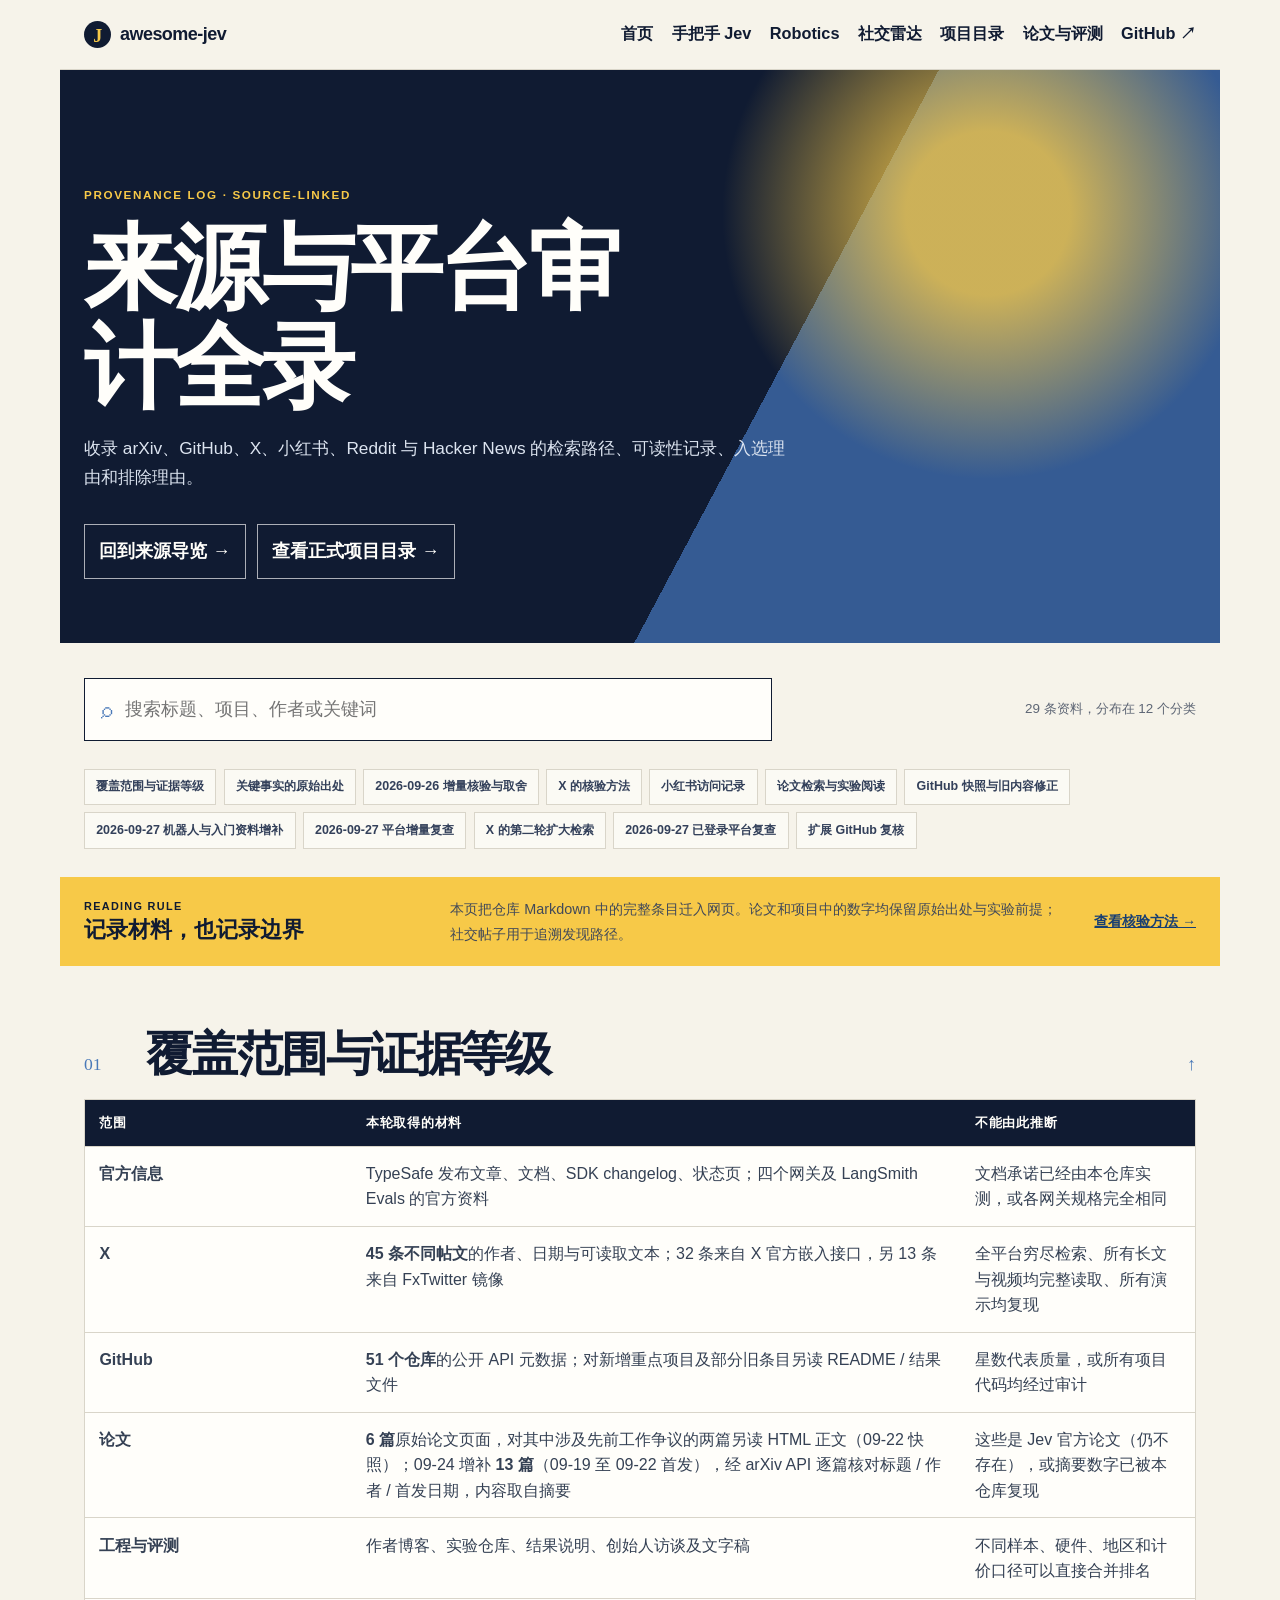
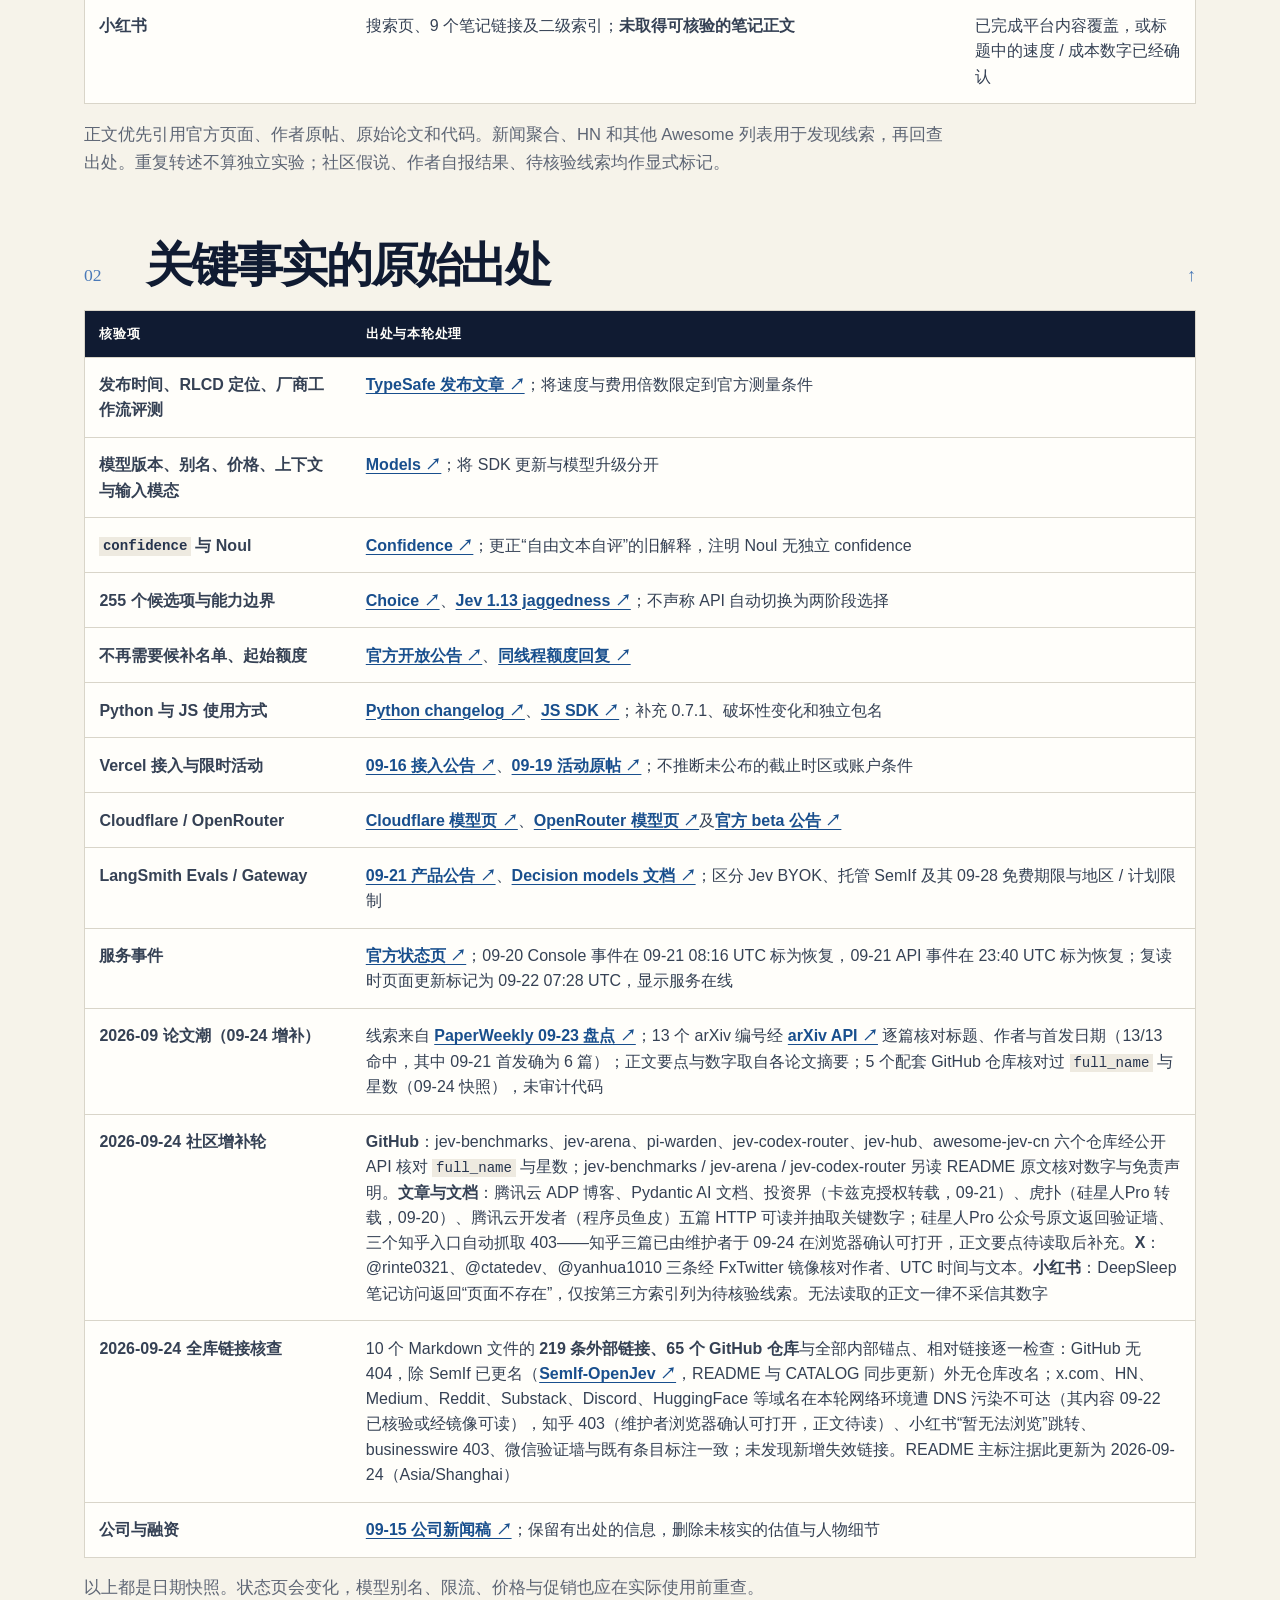
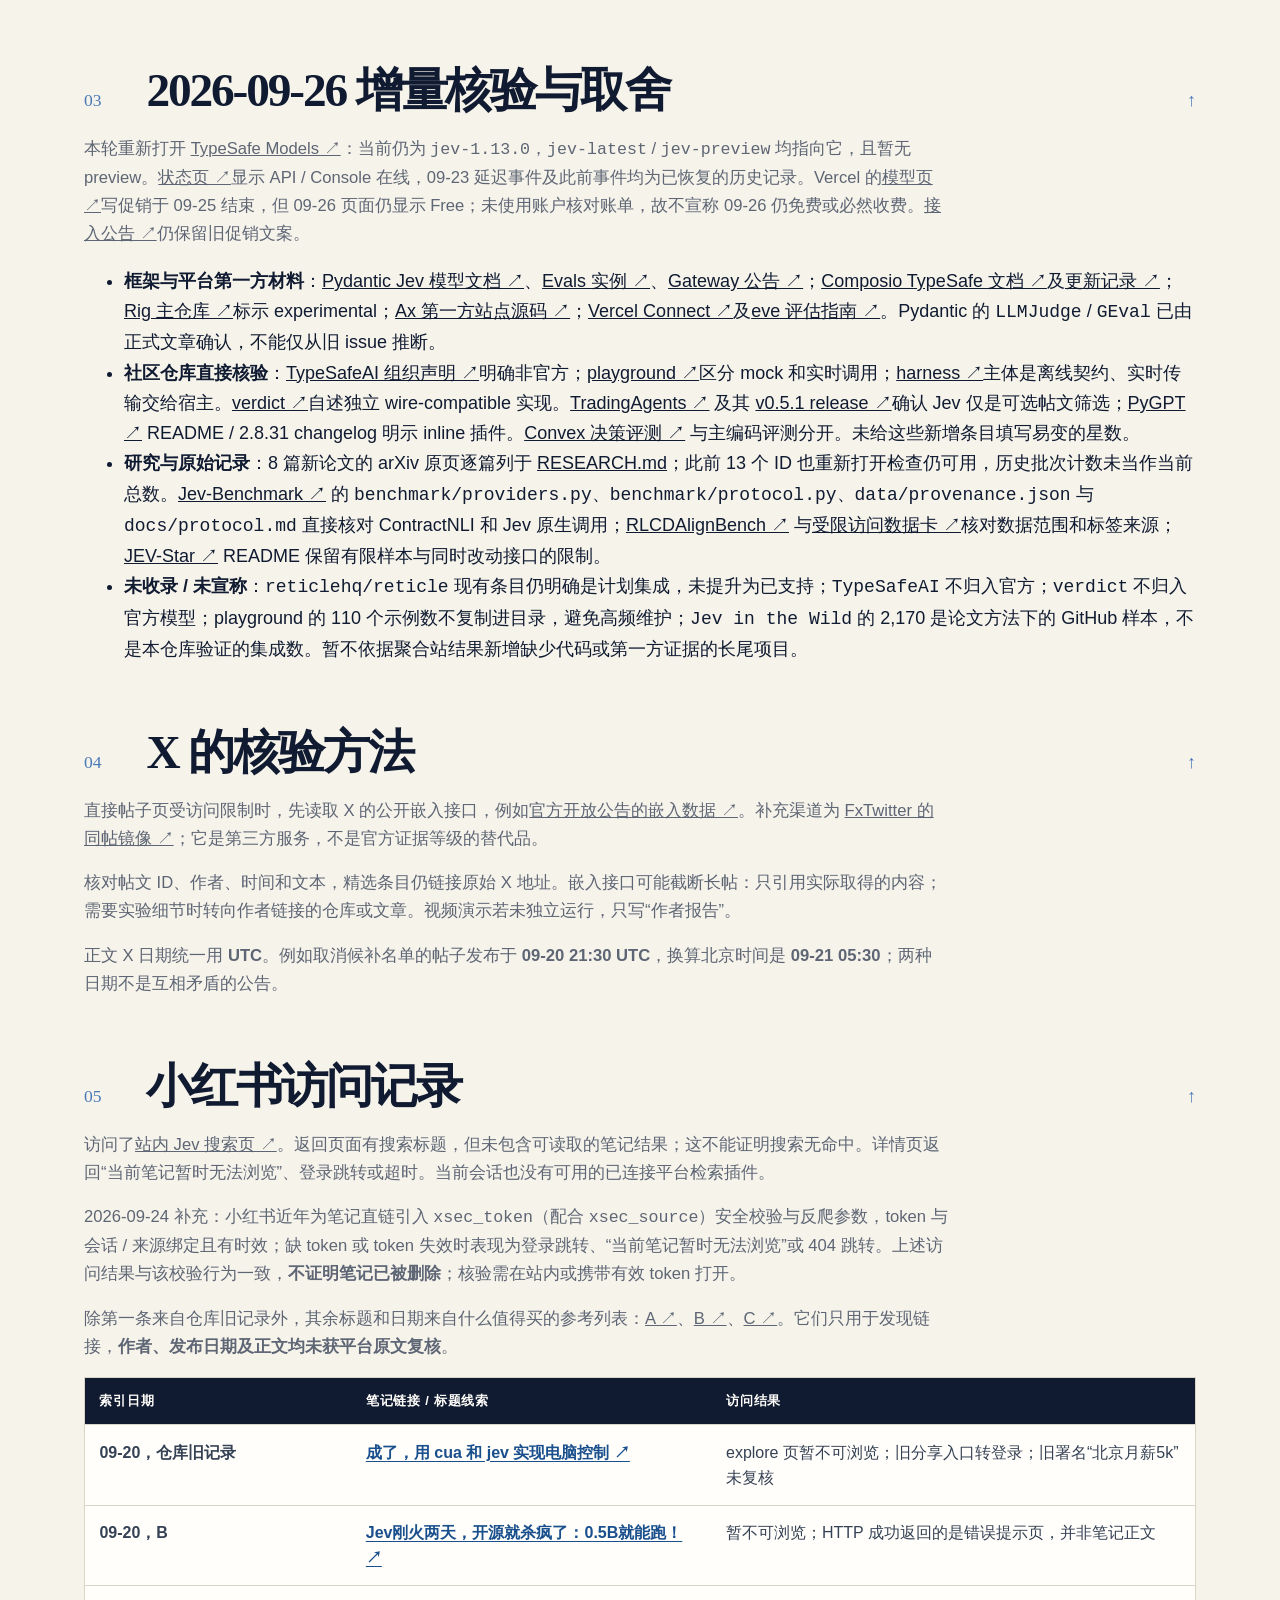
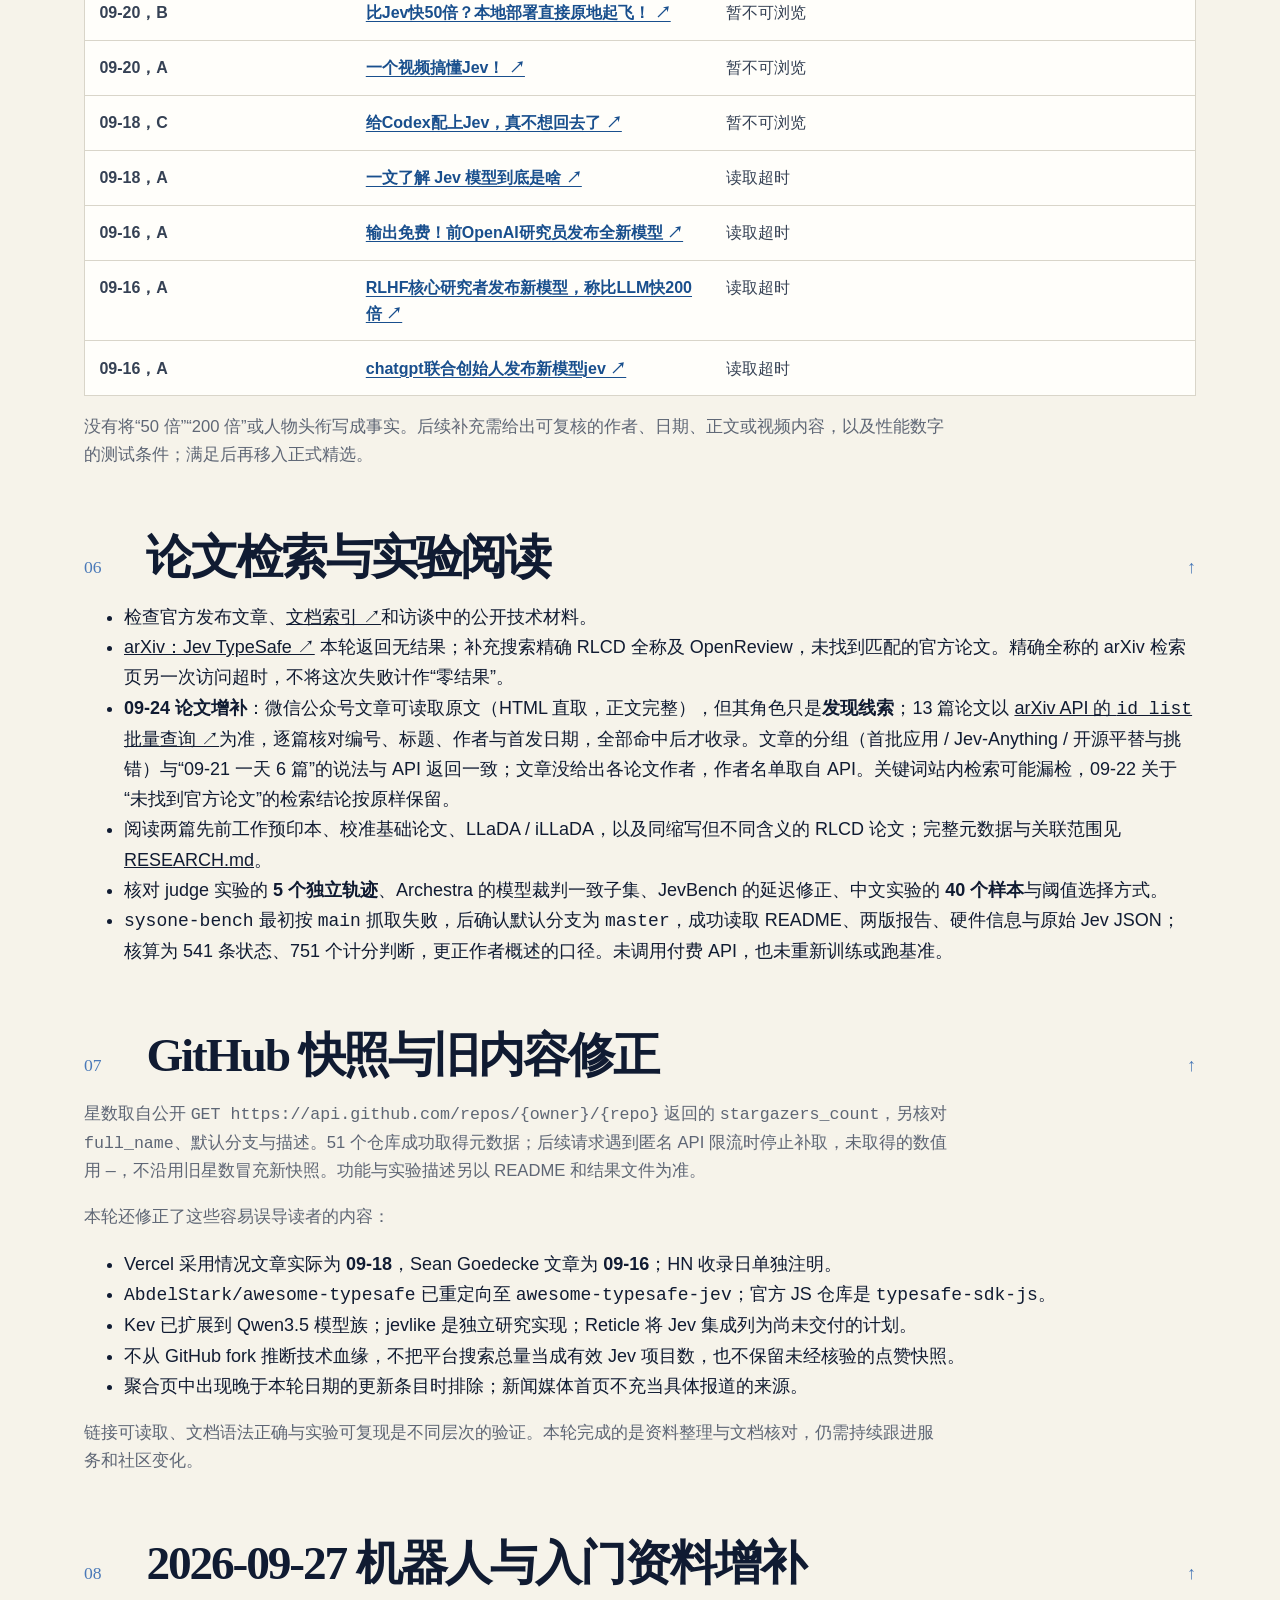
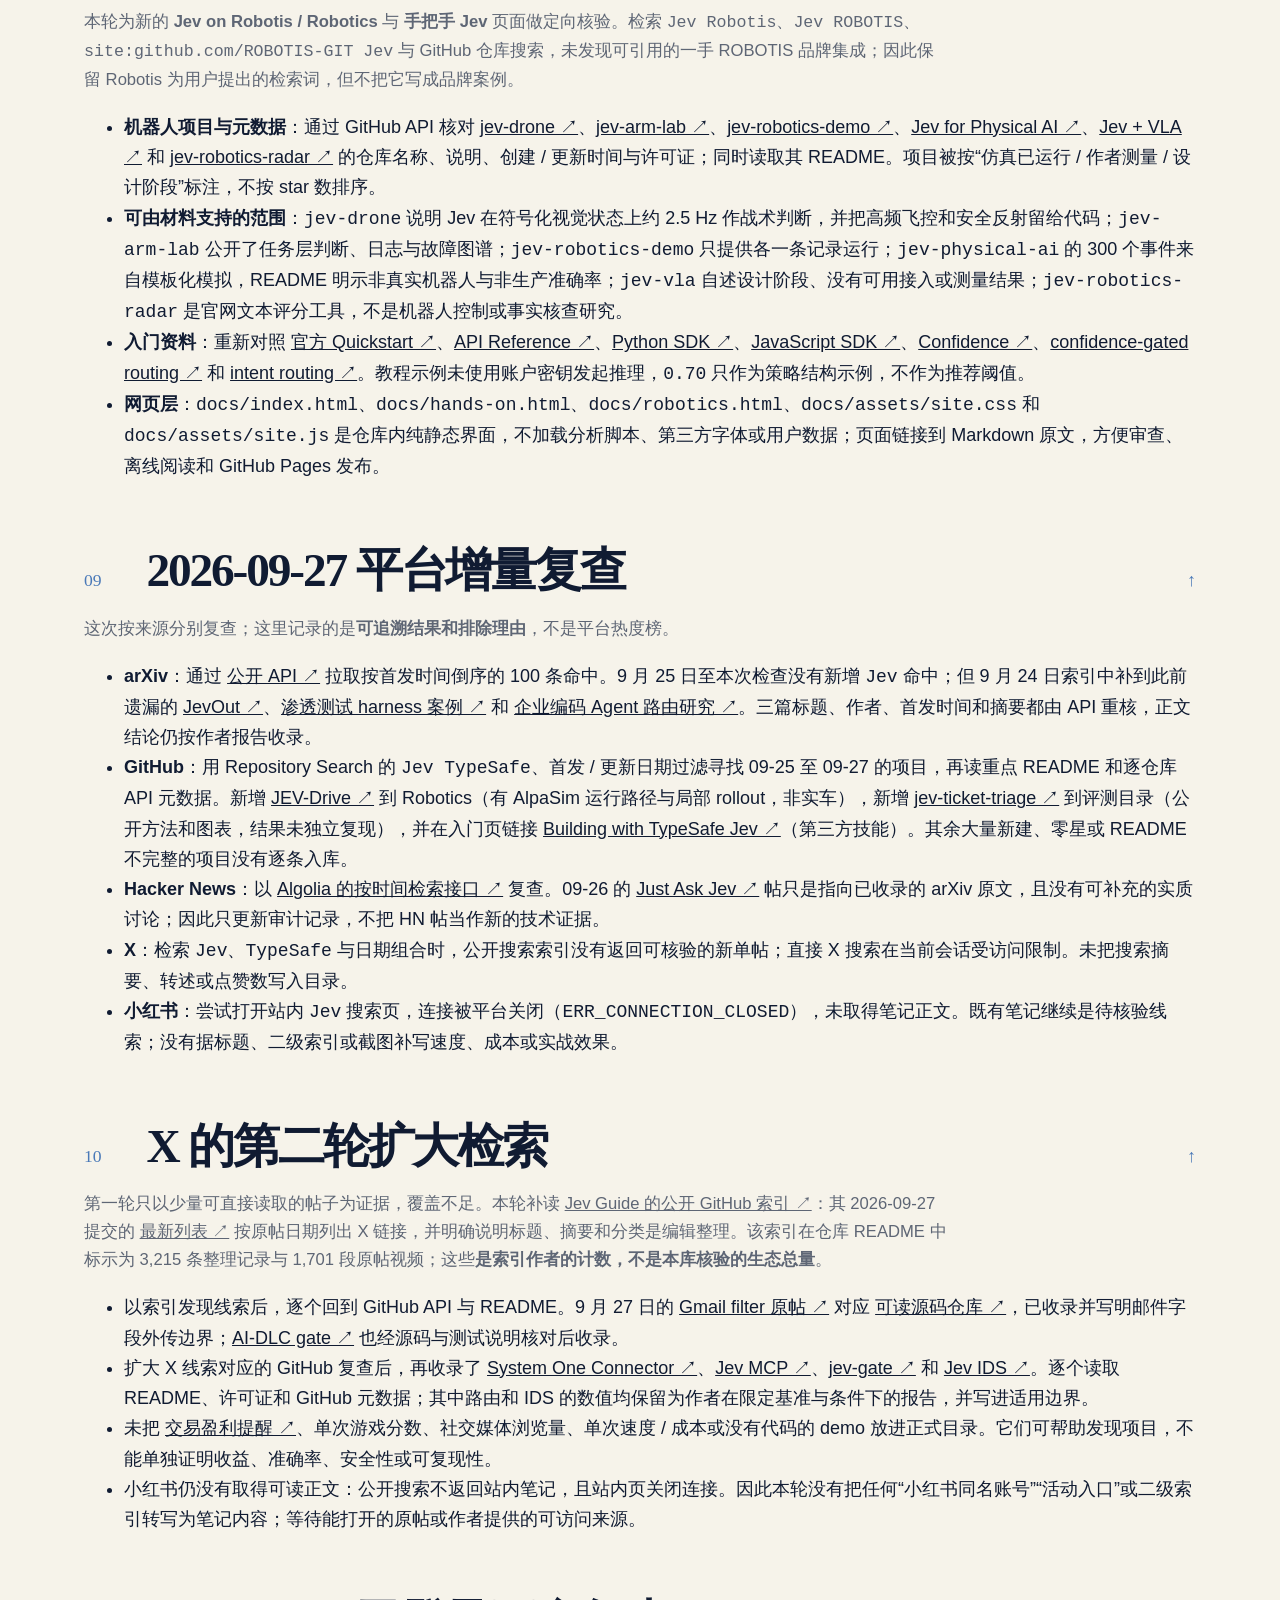
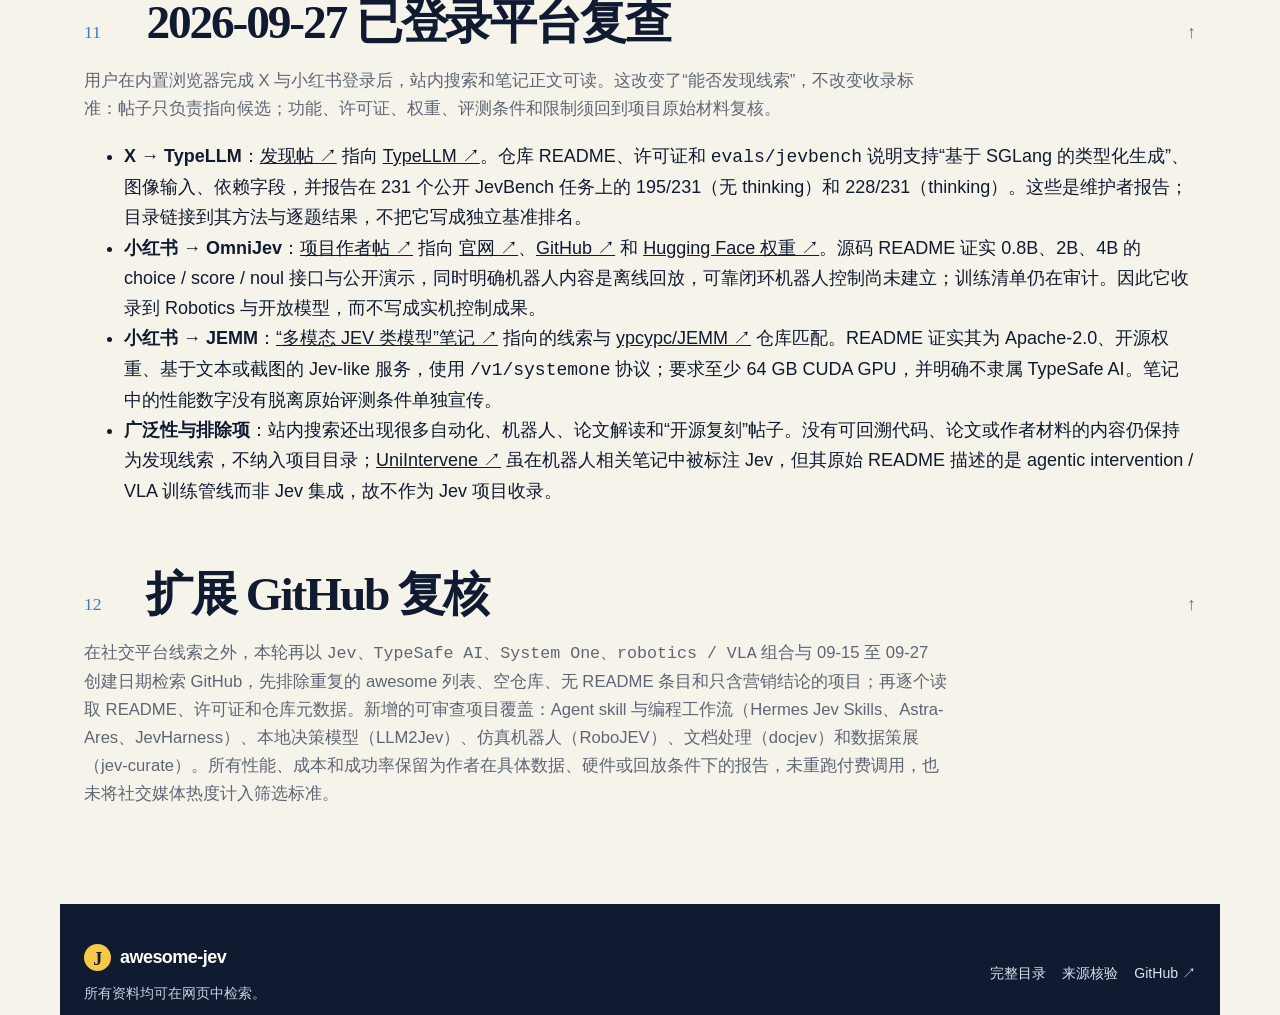
<file: docs/source-log.html>
<!doctype html>
<html lang="zh-CN"><head><meta charset="utf-8" /><meta name="viewport" content="width=device-width, initial-scale=1" />
<meta name="description" content="收录 arXiv、GitHub、X、小红书、Reddit 与 Hacker News 的检索路径、可读性记录、入选理由和排除理由。" /><title>来源与平台审计全录 · awesome-jev</title><link rel="stylesheet" href="assets/site.css" /></head>
<body class="catalog-page"><a class="skip-link" href="#catalog-content">跳到内容</a>
<header class="site-header"><a class="brand" href="index.html"><span class="brand-mark">J</span><span>awesome-jev</span></a><nav aria-label="主导航"><a href="index.html">首页</a><a href="hands-on.html">手把手 Jev</a><a href="robotics.html">Robotics</a><a href="social.html">社交雷达</a><a href="directory.html">项目目录</a><a href="research-directory.html">论文与评测</a><a href="https://github.com/Promethe-us/awesome-jev">GitHub ↗</a></nav></header>
<main id="catalog-content"><section id="top" class="catalog-hero"><p class="eyebrow">PROVENANCE LOG · SOURCE-LINKED</p><h1>来源与平台审计全录</h1><p>收录 arXiv、GitHub、X、小红书、Reddit 与 Hacker News 的检索路径、可读性记录、入选理由和排除理由。</p><div class="catalog-actions"><a href="sources.html">回到来源导览 →</a><a href="directory.html">查看正式项目目录 →</a></div></section>
<section class="catalog-controls" aria-label="页面检索"><label><span>⌕</span><input id="catalog-search" type="search" placeholder="搜索标题、项目、作者或关键词" autocomplete="off" /></label><p id="catalog-count" aria-live="polite"></p></section>
<nav class="catalog-nav" aria-label="页内分类"><a href="#覆盖范围与证据等级">覆盖范围与证据等级</a><a href="#关键事实的原始出处">关键事实的原始出处</a><a href="#2026-09-26-增量核验与取舍">2026-09-26 增量核验与取舍</a><a href="#x-的核验方法">X 的核验方法</a><a href="#小红书访问记录">小红书访问记录</a><a href="#论文检索与实验阅读">论文检索与实验阅读</a><a href="#github-快照与旧内容修正">GitHub 快照与旧内容修正</a><a href="#2026-09-27-机器人与入门资料增补">2026-09-27 机器人与入门资料增补</a><a href="#2026-09-27-平台增量复查">2026-09-27 平台增量复查</a><a href="#x-的第二轮扩大检索">X 的第二轮扩大检索</a><a href="#2026-09-27-已登录平台复查">2026-09-27 已登录平台复查</a><a href="#扩展-github-复核">扩展 GitHub 复核</a></nav>
<section class="catalog-source-note"><div><span>READING RULE</span><strong>记录材料，也记录边界</strong></div><p>本页把仓库 Markdown 中的完整条目迁入网页。论文和项目中的数字均保留原始出处与实验前提；社交帖子用于追溯发现路径。</p><a href="sources.html">查看核验方法 →</a></section>
<div class="catalog-body"><section id="覆盖范围与证据等级" class="catalog-section" data-catalog-section><div class="catalog-section-head"><span>01</span><h2>覆盖范围与证据等级</h2><a href="#top" aria-label="回到顶部">↑</a></div><div class="catalog-table-wrap"><table class="catalog-table"><thead><tr><th>范围</th><th>本轮取得的材料</th><th>不能由此推断</th></tr></thead><tbody><tr><td>官方信息</td><td>TypeSafe 发布文章、文档、SDK changelog、状态页；四个网关及 LangSmith Evals 的官方资料</td><td>文档承诺已经由本仓库实测，或各网关规格完全相同</td></tr><tr><td>X</td><td><strong>45 条不同帖文</strong>的作者、日期与可读取文本；32 条来自 X 官方嵌入接口，另 13 条来自 FxTwitter 镜像</td><td>全平台穷尽检索、所有长文与视频均完整读取、所有演示均复现</td></tr><tr><td>GitHub</td><td><strong>51 个仓库</strong>的公开 API 元数据；对新增重点项目及部分旧条目另读 README / 结果文件</td><td>星数代表质量，或所有项目代码均经过审计</td></tr><tr><td>论文</td><td><strong>6 篇</strong>原始论文页面，对其中涉及先前工作争议的两篇另读 HTML 正文（09-22 快照）；09-24 增补 <strong>13 篇</strong>（09-19 至 09-22 首发），经 arXiv API 逐篇核对标题 / 作者 / 首发日期，内容取自摘要</td><td>这些是 Jev 官方论文（仍不存在），或摘要数字已被本仓库复现</td></tr><tr><td>工程与评测</td><td>作者博客、实验仓库、结果说明、创始人访谈及文字稿</td><td>不同样本、硬件、地区和计价口径可以直接合并排名</td></tr><tr><td>小红书</td><td>搜索页、9 个笔记链接及二级索引；<strong>未取得可核验的笔记正文</strong></td><td>已完成平台内容覆盖，或标题中的速度 / 成本数字已经确认</td></tr></tbody></table></div><p class="catalog-intro">正文优先引用官方页面、作者原帖、原始论文和代码。新闻聚合、HN 和其他 Awesome 列表用于发现线索，再回查出处。重复转述不算独立实验；社区假说、作者自报结果、待核验线索均作显式标记。</p></section><section id="关键事实的原始出处" class="catalog-section" data-catalog-section><div class="catalog-section-head"><span>02</span><h2>关键事实的原始出处</h2><a href="#top" aria-label="回到顶部">↑</a></div><div class="catalog-table-wrap"><table class="catalog-table"><thead><tr><th>核验项</th><th>出处与本轮处理</th></tr></thead><tbody><tr><td>发布时间、RLCD 定位、厂商工作流评测</td><td><a href="https://typesafe.ai/blog/introducing-system-one-models-and-jev" target="_blank" rel="noopener noreferrer">TypeSafe 发布文章 ↗</a>；将速度与费用倍数限定到官方测量条件</td></tr><tr><td>模型版本、别名、价格、上下文与输入模态</td><td><a href="https://docs.typesafe.ai/models" target="_blank" rel="noopener noreferrer">Models ↗</a>；将 SDK 更新与模型升级分开</td></tr><tr><td><code>confidence</code> 与 Noul</td><td><a href="https://docs.typesafe.ai/confidence" target="_blank" rel="noopener noreferrer">Confidence ↗</a>；更正“自由文本自评”的旧解释，注明 Noul 无独立 confidence</td></tr><tr><td>255 个候选项与能力边界</td><td><a href="https://docs.typesafe.ai/primitives/choice" target="_blank" rel="noopener noreferrer">Choice ↗</a>、<a href="https://docs.typesafe.ai/model-jaggedness/jev-1.13" target="_blank" rel="noopener noreferrer">Jev 1.13 jaggedness ↗</a>；不声称 API 自动切换为两阶段选择</td></tr><tr><td>不再需要候补名单、起始额度</td><td><a href="https://x.com/typesafeai/status/2101786156572823624" target="_blank" rel="noopener noreferrer">官方开放公告 ↗</a>、<a href="https://x.com/typesafeai/status/2101786280946499671" target="_blank" rel="noopener noreferrer">同线程额度回复 ↗</a></td></tr><tr><td>Python 与 JS 使用方式</td><td><a href="https://docs.typesafe.ai/sdk/python/changelog" target="_blank" rel="noopener noreferrer">Python changelog ↗</a>、<a href="https://docs.typesafe.ai/sdk/javascript" target="_blank" rel="noopener noreferrer">JS SDK ↗</a>；补充 0.7.1、破坏性变化和独立包名</td></tr><tr><td>Vercel 接入与限时活动</td><td><a href="https://vercel.com/changelog/typesafe-ai-jev-now-available-on-ai-gateway" target="_blank" rel="noopener noreferrer">09-16 接入公告 ↗</a>、<a href="https://x.com/vercel_dev/status/2101116818463281579" target="_blank" rel="noopener noreferrer">09-19 活动原帖 ↗</a>；不推断未公布的截止时区或账户条件</td></tr><tr><td>Cloudflare / OpenRouter</td><td><a href="https://developers.cloudflare.com/ai/models/typesafe/jev/" target="_blank" rel="noopener noreferrer">Cloudflare 模型页 ↗</a>、<a href="https://openrouter.ai/typesafe/jev-1.13" target="_blank" rel="noopener noreferrer">OpenRouter 模型页 ↗</a>及<a href="https://x.com/OpenRouter/status/2100744709589316009" target="_blank" rel="noopener noreferrer">官方 beta 公告 ↗</a></td></tr><tr><td>LangSmith Evals / Gateway</td><td><a href="https://www.langchain.com/blog/jev-is-now-available-in-langsmith-evals" target="_blank" rel="noopener noreferrer">09-21 产品公告 ↗</a>、<a href="https://docs.langchain.com/langsmith/llm-gateway-decision-models" target="_blank" rel="noopener noreferrer">Decision models 文档 ↗</a>；区分 Jev BYOK、托管 SemIf 及其 09-28 免费期限与地区 / 计划限制</td></tr><tr><td>服务事件</td><td><a href="https://status.typesafe.ai/" target="_blank" rel="noopener noreferrer">官方状态页 ↗</a>；09-20 Console 事件在 09-21 08:16 UTC 标为恢复，09-21 API 事件在 23:40 UTC 标为恢复；复读时页面更新标记为 09-22 07:28 UTC，显示服务在线</td></tr><tr><td>2026-09 论文潮（09-24 增补）</td><td>线索来自 <a href="https://mp.weixin.qq.com/s/kK3du8zji4fa_9chnBl7Dw" target="_blank" rel="noopener noreferrer">PaperWeekly 09-23 盘点 ↗</a>；13 个 arXiv 编号经 <a href="https://export.arxiv.org/api/query?id_list=2609.22753,2609.23136,2609.24052,2609.24965,2609.23986,2609.26532,2609.26550,2609.23959,2609.24395,2609.25845,2609.23886,2609.24574,2609.26758" target="_blank" rel="noopener noreferrer">arXiv API ↗</a> 逐篇核对标题、作者与首发日期（13/13 命中，其中 09-21 首发确为 6 篇）；正文要点与数字取自各论文摘要；5 个配套 GitHub 仓库核对过 <code>full_name</code> 与星数（09-24 快照），未审计代码</td></tr><tr><td>2026-09-24 社区增补轮</td><td><strong>GitHub</strong>：jev-benchmarks、jev-arena、pi-warden、jev-codex-router、jev-hub、awesome-jev-cn 六个仓库经公开 API 核对 <code>full_name</code> 与星数；jev-benchmarks / jev-arena / jev-codex-router 另读 README 原文核对数字与免责声明。<strong>文章与文档</strong>：腾讯云 ADP 博客、Pydantic AI 文档、投资界（卡兹克授权转载，09-21）、虎扑（硅星人Pro 转载，09-20）、腾讯云开发者（程序员鱼皮）五篇 HTTP 可读并抽取关键数字；硅星人Pro 公众号原文返回验证墙、三个知乎入口自动抓取 403——知乎三篇已由维护者于 09-24 在浏览器确认可打开，正文要点待读取后补充。<strong>X</strong>：@rinte0321、@ctatedev、@yanhua1010 三条经 FxTwitter 镜像核对作者、UTC 时间与文本。<strong>小红书</strong>：DeepSleep 笔记访问返回“页面不存在”，仅按第三方索引列为待核验线索。无法读取的正文一律不采信其数字</td></tr><tr><td>2026-09-24 全库链接核查</td><td>10 个 Markdown 文件的 <strong>219 条外部链接、65 个 GitHub 仓库</strong>与全部内部锚点、相对链接逐一检查：GitHub 无 404，除 SemIf 已更名（<a href="https://github.com/TheoLeeCJ/SemIf-OpenJev" target="_blank" rel="noopener noreferrer">SemIf-OpenJev ↗</a>，README 与 CATALOG 同步更新）外无仓库改名；x.com、HN、Medium、Reddit、Substack、Discord、HuggingFace 等域名在本轮网络环境遭 DNS 污染不可达（其内容 09-22 已核验或经镜像可读），知乎 403（维护者浏览器确认可打开，正文待读）、小红书“暂无法浏览”跳转、businesswire 403、微信验证墙与既有条目标注一致；未发现新增失效链接。README 主标注据此更新为 2026-09-24（Asia/Shanghai）</td></tr><tr><td>公司与融资</td><td><a href="https://www.businesswire.com/news/home/20260915525333/en/" target="_blank" rel="noopener noreferrer">09-15 公司新闻稿 ↗</a>；保留有出处的信息，删除未核实的估值与人物细节</td></tr></tbody></table></div><p class="catalog-intro">以上都是日期快照。状态页会变化，模型别名、限流、价格与促销也应在实际使用前重查。</p></section><section id="2026-09-26-增量核验与取舍" class="catalog-section" data-catalog-section><div class="catalog-section-head"><span>03</span><h2>2026-09-26 增量核验与取舍</h2><a href="#top" aria-label="回到顶部">↑</a></div><p class="catalog-intro">本轮重新打开 <a href="https://docs.typesafe.ai/models" target="_blank" rel="noopener noreferrer">TypeSafe Models ↗</a>：当前仍为 <code>jev-1.13.0</code>，<code>jev-latest</code> / <code>jev-preview</code> 均指向它，且暂无 preview。<a href="https://status.typesafe.ai/" target="_blank" rel="noopener noreferrer">状态页 ↗</a>显示 API / Console 在线，09-23 延迟事件及此前事件均为已恢复的历史记录。Vercel 的<a href="https://vercel.com/ai-gateway/models/jev" target="_blank" rel="noopener noreferrer">模型页 ↗</a>写促销于 09-25 结束，但 09-26 页面仍显示 Free；未使用账户核对账单，故不宣称 09-26 仍免费或必然收费。<a href="https://vercel.com/changelog/typesafe-ai-jev-now-available-on-ai-gateway" target="_blank" rel="noopener noreferrer">接入公告 ↗</a>仍保留旧促销文案。</p><ul class="catalog-list"><li><strong>框架与平台第一方材料</strong>：<a href="https://pydantic.dev/docs/ai/models/typesafe/" target="_blank" rel="noopener noreferrer">Pydantic Jev 模型文档 ↗</a>、<a href="https://pydantic.dev/articles/jev-evals" target="_blank" rel="noopener noreferrer">Evals 实例 ↗</a>、<a href="https://pydantic.dev/articles/jev-pydantic-ai-gateway" target="_blank" rel="noopener noreferrer">Gateway 公告 ↗</a>；<a href="https://docs.composio.dev/docs/providers/typesafe" target="_blank" rel="noopener noreferrer">Composio TypeSafe 文档 ↗</a>及<a href="https://docs.composio.dev/reference/changelog" target="_blank" rel="noopener noreferrer">更新记录 ↗</a>；<a href="https://github.com/0xPlaygrounds/rig" target="_blank" rel="noopener noreferrer">Rig 主仓库 ↗</a>标示 experimental；<a href="https://github.com/ax-llm/ax/blob/main/website/content/_index.md" target="_blank" rel="noopener noreferrer">Ax 第一方站点源码 ↗</a>；<a href="https://vercel.com/connect/jev" target="_blank" rel="noopener noreferrer">Vercel Connect ↗</a>及<a href="https://github.com/vercel/eve/blob/main/docs/guides/evaluate.md" target="_blank" rel="noopener noreferrer">eve 评估指南 ↗</a>。Pydantic 的 <code>LLMJudge</code> / <code>GEval</code> 已由正式文章确认，不能仅从旧 issue 推断。</li><li><strong>社区仓库直接核验</strong>：<a href="https://github.com/TypeSafeAI" target="_blank" rel="noopener noreferrer">TypeSafeAI 组织声明 ↗</a>明确非官方；<a href="https://github.com/TypeSafeAI/typesafe-playground" target="_blank" rel="noopener noreferrer">playground ↗</a>区分 mock 和实时调用；<a href="https://github.com/TypeSafeAI/jev-harness" target="_blank" rel="noopener noreferrer">harness ↗</a>主体是离线契约、实时传输交给宿主。<a href="https://github.com/khimaros/verdict" target="_blank" rel="noopener noreferrer">verdict ↗</a>自述独立 wire-compatible 实现。<a href="https://github.com/TauricResearch/TradingAgents" target="_blank" rel="noopener noreferrer">TradingAgents ↗</a> 及其 <a href="https://github.com/TauricResearch/TradingAgents/releases" target="_blank" rel="noopener noreferrer">v0.5.1 release ↗</a>确认 Jev 仅是可选帖文筛选；<a href="https://github.com/szczyglis-dev/py-gpt" target="_blank" rel="noopener noreferrer">PyGPT ↗</a> README / 2.8.31 changelog 明示 inline 插件。<a href="https://github.com/get-convex/convex-evals" target="_blank" rel="noopener noreferrer">Convex 决策评测 ↗</a> 与主编码评测分开。未给这些新增条目填写易变的星数。</li><li><strong>研究与原始记录</strong>：8 篇新论文的 arXiv 原页逐篇列于 <a href="research-directory.html">RESEARCH.md</a>；此前 13 个 ID 也重新打开检查仍可用，历史批次计数未当作当前总数。<a href="https://github.com/ZF-Utokyo/Jev-Benchmark" target="_blank" rel="noopener noreferrer">Jev-Benchmark ↗</a> 的 <code>benchmark/providers.py</code>、<code>benchmark/protocol.py</code>、<code>data/provenance.json</code> 与 <code>docs/protocol.md</code> 直接核对 ContractNLI 和 Jev 原生调用；<a href="https://github.com/sumleo/RLCDAlignBench" target="_blank" rel="noopener noreferrer">RLCDAlignBench ↗</a> 与<a href="https://huggingface.co/datasets/sumleo/RLCDAlignBench" target="_blank" rel="noopener noreferrer">受限访问数据卡 ↗</a>核对数据范围和标签来源；<a href="https://github.com/sc2musa/Jev_Star" target="_blank" rel="noopener noreferrer">JEV-Star ↗</a> README 保留有限样本与同时改动接口的限制。</li><li><strong>未收录 / 未宣称</strong>：<code>reticlehq/reticle</code> 现有条目仍明确是计划集成，未提升为已支持；<code>TypeSafeAI</code> 不归入官方；<code>verdict</code> 不归入官方模型；playground 的 110 个示例数不复制进目录，避免高频维护；<code>Jev in the Wild</code> 的 2,170 是论文方法下的 GitHub 样本，不是本仓库验证的集成数。暂不依据聚合站结果新增缺少代码或第一方证据的长尾项目。</li></ul></section><section id="x-的核验方法" class="catalog-section" data-catalog-section><div class="catalog-section-head"><span>04</span><h2>X 的核验方法</h2><a href="#top" aria-label="回到顶部">↑</a></div><p class="catalog-intro">直接帖子页受访问限制时，先读取 X 的公开嵌入接口，例如<a href="https://cdn.syndication.twimg.com/tweet-result?id=2101786156572823624&amp;amp;lang=en&amp;amp;token=0" target="_blank" rel="noopener noreferrer">官方开放公告的嵌入数据 ↗</a>。补充渠道为 <a href="https://api.fxtwitter.com/status/2101786156572823624" target="_blank" rel="noopener noreferrer">FxTwitter 的同帖镜像 ↗</a>；它是第三方服务，不是官方证据等级的替代品。</p><p class="catalog-intro">核对帖文 ID、作者、时间和文本，精选条目仍链接原始 X 地址。嵌入接口可能截断长帖：只引用实际取得的内容；需要实验细节时转向作者链接的仓库或文章。视频演示若未独立运行，只写“作者报告”。</p><p class="catalog-intro">正文 X 日期统一用 <strong>UTC</strong>。例如取消候补名单的帖子发布于 <strong>09-20 21:30 UTC</strong>，换算北京时间是 <strong>09-21 05:30</strong>；两种日期不是互相矛盾的公告。</p></section><section id="小红书访问记录" class="catalog-section" data-catalog-section><div class="catalog-section-head"><span>05</span><h2>小红书访问记录</h2><a href="#top" aria-label="回到顶部">↑</a></div><p class="catalog-intro">访问了<a href="https://www.xiaohongshu.com/search_result?keyword=jev&amp;amp;source=web_explore_feed" target="_blank" rel="noopener noreferrer">站内 Jev 搜索页 ↗</a>。返回页面有搜索标题，但未包含可读取的笔记结果；这不能证明搜索无命中。详情页返回“当前笔记暂时无法浏览”、登录跳转或超时。当前会话也没有可用的已连接平台检索插件。</p><p class="catalog-intro">2026-09-24 补充：小红书近年为笔记直链引入 <code>xsec_token</code>（配合 <code>xsec_source</code>）安全校验与反爬参数，token 与会话 / 来源绑定且有时效；缺 token 或 token 失效时表现为登录跳转、“当前笔记暂时无法浏览”或 404 跳转。上述访问结果与该校验行为一致，<strong>不证明笔记已被删除</strong>；核验需在站内或携带有效 token 打开。</p><p class="catalog-intro">除第一条来自仓库旧记录外，其余标题和日期来自什么值得买的参考列表：<a href="https://post.smzdm.com/p/ad798m6x/" target="_blank" rel="noopener noreferrer">A ↗</a>、<a href="https://post.smzdm.com/p/a5ro30p3/" target="_blank" rel="noopener noreferrer">B ↗</a>、<a href="https://post.smzdm.com/p/aggqvg7m/" target="_blank" rel="noopener noreferrer">C ↗</a>。它们只用于发现链接，<strong>作者、发布日期及正文均未获平台原文复核</strong>。</p><div class="catalog-table-wrap"><table class="catalog-table"><thead><tr><th>索引日期</th><th>笔记链接 / 标题线索</th><th>访问结果</th></tr></thead><tbody><tr><td>09-20，仓库旧记录</td><td><a href="https://www.xiaohongshu.com/explore/6aaf844a000000001103379c" target="_blank" rel="noopener noreferrer">成了，用 cua 和 jev 实现电脑控制 ↗</a></td><td>explore 页暂不可浏览；旧分享入口转登录；旧署名“北京月薪5k”未复核</td></tr><tr><td>09-20，B</td><td><a href="https://www.xiaohongshu.com/explore/6aaf83ef0000000012001034" target="_blank" rel="noopener noreferrer">Jev刚火两天，开源就杀疯了：0.5B就能跑！ ↗</a></td><td>暂不可浏览；HTTP 成功返回的是错误提示页，并非笔记正文</td></tr><tr><td>09-20，B</td><td><a href="https://www.xiaohongshu.com/explore/6aaff680000000000b0379c0" target="_blank" rel="noopener noreferrer">比Jev快50倍？本地部署直接原地起飞！ ↗</a></td><td>暂不可浏览</td></tr><tr><td>09-20，A</td><td><a href="https://www.xiaohongshu.com/explore/6aaf548c000000000d025edf" target="_blank" rel="noopener noreferrer">一个视频搞懂Jev！ ↗</a></td><td>暂不可浏览</td></tr><tr><td>09-18，C</td><td><a href="https://www.xiaohongshu.com/explore/6aace869000000002a024546" target="_blank" rel="noopener noreferrer">给Codex配上Jev，真不想回去了 ↗</a></td><td>暂不可浏览</td></tr><tr><td>09-18，A</td><td><a href="https://www.xiaohongshu.com/explore/6aac6d53000000002802a9ff" target="_blank" rel="noopener noreferrer">一文了解 Jev 模型到底是啥 ↗</a></td><td>读取超时</td></tr><tr><td>09-16，A</td><td><a href="https://www.xiaohongshu.com/explore/6aa9fe26000000001001c25e" target="_blank" rel="noopener noreferrer">输出免费！前OpenAI研究员发布全新模型 ↗</a></td><td>读取超时</td></tr><tr><td>09-16，A</td><td><a href="https://www.xiaohongshu.com/explore/6aaa543600000000260385d5" target="_blank" rel="noopener noreferrer">RLHF核心研究者发布新模型，称比LLM快200倍 ↗</a></td><td>读取超时</td></tr><tr><td>09-16，A</td><td><a href="https://www.xiaohongshu.com/explore/6aa9e5aa0000000028002b34" target="_blank" rel="noopener noreferrer">chatgpt联合创始人发布新模型jev ↗</a></td><td>读取超时</td></tr></tbody></table></div><p class="catalog-intro">没有将“50 倍”“200 倍”或人物头衔写成事实。后续补充需给出可复核的作者、日期、正文或视频内容，以及性能数字的测试条件；满足后再移入正式精选。</p></section><section id="论文检索与实验阅读" class="catalog-section" data-catalog-section><div class="catalog-section-head"><span>06</span><h2>论文检索与实验阅读</h2><a href="#top" aria-label="回到顶部">↑</a></div><ul class="catalog-list"><li>检查官方发布文章、<a href="https://docs.typesafe.ai/llms.txt" target="_blank" rel="noopener noreferrer">文档索引 ↗</a>和访谈中的公开技术材料。</li><li><a href="https://arxiv.org/search/?query=Jev+TypeSafe&amp;amp;searchtype=all&amp;amp;abstracts=show&amp;amp;order=-announced_date_first&amp;amp;size=50" target="_blank" rel="noopener noreferrer">arXiv：Jev TypeSafe ↗</a> 本轮返回无结果；补充搜索精确 RLCD 全称及 OpenReview，未找到匹配的官方论文。精确全称的 arXiv 检索页另一次访问超时，不将这次失败计作“零结果”。</li><li><strong>09-24 论文增补</strong>：微信公众号文章可读取原文（HTML 直取，正文完整），但其角色只是<strong>发现线索</strong>；13 篇论文以 <a href="https://export.arxiv.org/api/query?id_list=2609.22753,2609.23136,2609.24052,2609.24965,2609.23986,2609.26532,2609.26550,2609.23959,2609.24395,2609.25845,2609.23886,2609.24574,2609.26758" target="_blank" rel="noopener noreferrer">arXiv API 的 <code>id_list</code> 批量查询 ↗</a>为准，逐篇核对编号、标题、作者与首发日期，全部命中后才收录。文章的分组（首批应用 / Jev-Anything / 开源平替与挑错）与“09-21 一天 6 篇”的说法与 API 返回一致；文章没给出各论文作者，作者名单取自 API。关键词站内检索可能漏检，09-22 关于“未找到官方论文”的检索结论按原样保留。</li><li>阅读两篇先前工作预印本、校准基础论文、LLaDA / iLLaDA，以及同缩写但不同含义的 RLCD 论文；完整元数据与关联范围见 <a href="research-directory.html">RESEARCH.md</a>。</li><li>核对 judge 实验的 <strong>5 个独立轨迹</strong>、Archestra 的模型裁判一致子集、JevBench 的延迟修正、中文实验的 <strong>40 个样本</strong>与阈值选择方式。</li><li><code>sysone-bench</code> 最初按 <code>main</code> 抓取失败，后确认默认分支为 <code>master</code>，成功读取 README、两版报告、硬件信息与原始 Jev JSON；核算为 541 条状态、751 个计分判断，更正作者概述的口径。未调用付费 API，也未重新训练或跑基准。</li></ul></section><section id="github-快照与旧内容修正" class="catalog-section" data-catalog-section><div class="catalog-section-head"><span>07</span><h2>GitHub 快照与旧内容修正</h2><a href="#top" aria-label="回到顶部">↑</a></div><p class="catalog-intro">星数取自公开 <code>GET https://api.github.com/repos/{owner}/{repo}</code> 返回的 <code>stargazers_count</code>，另核对 <code>full_name</code>、默认分支与描述。51 个仓库成功取得元数据；后续请求遇到匿名 API 限流时停止补取，未取得的数值用 <code>—</code>，不沿用旧星数冒充新快照。功能与实验描述另以 README 和结果文件为准。</p><p class="catalog-intro">本轮还修正了这些容易误导读者的内容：</p><ul class="catalog-list"><li>Vercel 采用情况文章实际为 <strong>09-18</strong>，Sean Goedecke 文章为 <strong>09-16</strong>；HN 收录日单独注明。</li><li><code>AbdelStark/awesome-typesafe</code> 已重定向至 <code>awesome-typesafe-jev</code>；官方 JS 仓库是 <code>typesafe-sdk-js</code>。</li><li>Kev 已扩展到 Qwen3.5 模型族；jevlike 是独立研究实现；Reticle 将 Jev 集成列为尚未交付的计划。</li><li>不从 GitHub fork 推断技术血缘，不把平台搜索总量当成有效 Jev 项目数，也不保留未经核验的点赞快照。</li><li>聚合页中出现晚于本轮日期的更新条目时排除；新闻媒体首页不充当具体报道的来源。</li></ul><p class="catalog-intro">链接可读取、文档语法正确与实验可复现是不同层次的验证。本轮完成的是资料整理与文档核对，仍需持续跟进服务和社区变化。</p></section><section id="2026-09-27-机器人与入门资料增补" class="catalog-section" data-catalog-section><div class="catalog-section-head"><span>08</span><h2>2026-09-27 机器人与入门资料增补</h2><a href="#top" aria-label="回到顶部">↑</a></div><p class="catalog-intro">本轮为新的 <strong>Jev on Robotis / Robotics</strong> 与 <strong>手把手 Jev</strong> 页面做定向核验。检索 <code>Jev Robotis</code>、<code>Jev ROBOTIS</code>、<code>site:github.com/ROBOTIS-GIT Jev</code> 与 GitHub 仓库搜索，未发现可引用的一手 ROBOTIS 品牌集成；因此保留 Robotis 为用户提出的检索词，但不把它写成品牌案例。</p><ul class="catalog-list"><li><strong>机器人项目与元数据</strong>：通过 GitHub API 核对 <a href="https://github.com/RomanSlack/jev-drone" target="_blank" rel="noopener noreferrer">jev-drone ↗</a>、<a href="https://github.com/Vankleben/jev-arm-lab" target="_blank" rel="noopener noreferrer">jev-arm-lab ↗</a>、<a href="https://github.com/FazalAAli/jev-robotics-demo" target="_blank" rel="noopener noreferrer">jev-robotics-demo ↗</a>、<a href="https://github.com/robokrunch/jev-physical-ai" target="_blank" rel="noopener noreferrer">Jev for Physical AI ↗</a>、<a href="https://github.com/Alpha-Harper-Franklin/jev-vla" target="_blank" rel="noopener noreferrer">Jev + VLA ↗</a> 和 <a href="https://github.com/Rosequan/jev-robotics-radar" target="_blank" rel="noopener noreferrer">jev-robotics-radar ↗</a> 的仓库名称、说明、创建 / 更新时间与许可证；同时读取其 README。项目被按“仿真已运行 / 作者测量 / 设计阶段”标注，不按 star 数排序。</li><li><strong>可由材料支持的范围</strong>：<code>jev-drone</code> 说明 Jev 在符号化视觉状态上约 2.5 Hz 作战术判断，并把高频飞控和安全反射留给代码；<code>jev-arm-lab</code> 公开了任务层判断、日志与故障图谱；<code>jev-robotics-demo</code> 只提供各一条记录运行；<code>jev-physical-ai</code> 的 300 个事件来自模板化模拟，README 明示非真实机器人与非生产准确率；<code>jev-vla</code> 自述设计阶段、没有可用接入或测量结果；<code>jev-robotics-radar</code> 是官网文本评分工具，不是机器人控制或事实核查研究。</li><li><strong>入门资料</strong>：重新对照 <a href="https://docs.typesafe.ai/introduction/quickstart" target="_blank" rel="noopener noreferrer">官方 Quickstart ↗</a>、<a href="https://docs.typesafe.ai/api" target="_blank" rel="noopener noreferrer">API Reference ↗</a>、<a href="https://github.com/typesafe-ai/typesafe-sdk-python" target="_blank" rel="noopener noreferrer">Python SDK ↗</a>、<a href="https://docs.typesafe.ai/sdk/javascript" target="_blank" rel="noopener noreferrer">JavaScript SDK ↗</a>、<a href="https://docs.typesafe.ai/confidence" target="_blank" rel="noopener noreferrer">Confidence ↗</a>、<a href="https://docs.typesafe.ai/patterns/confidence-routing" target="_blank" rel="noopener noreferrer">confidence-gated routing ↗</a> 和 <a href="https://docs.typesafe.ai/patterns/intent-routing" target="_blank" rel="noopener noreferrer">intent routing ↗</a>。教程示例未使用账户密钥发起推理，<code>0.70</code> 只作为策略结构示例，不作为推荐阈值。</li><li><strong>网页层</strong>：<code>docs/index.html</code>、<code>docs/hands-on.html</code>、<code>docs/robotics.html</code>、<code>docs/assets/site.css</code> 和 <code>docs/assets/site.js</code> 是仓库内纯静态界面，不加载分析脚本、第三方字体或用户数据；页面链接到 Markdown 原文，方便审查、离线阅读和 GitHub Pages 发布。</li></ul></section><section id="2026-09-27-平台增量复查" class="catalog-section" data-catalog-section><div class="catalog-section-head"><span>09</span><h2>2026-09-27 平台增量复查</h2><a href="#top" aria-label="回到顶部">↑</a></div><p class="catalog-intro">这次按来源分别复查；这里记录的是<strong>可追溯结果和排除理由</strong>，不是平台热度榜。</p><ul class="catalog-list"><li><strong>arXiv</strong>：通过 <a href="https://export.arxiv.org/api/query?search_query=all%3AJev&amp;amp;start=0&amp;amp;max_results=100&amp;amp;sortBy=submittedDate&amp;amp;sortOrder=descending" target="_blank" rel="noopener noreferrer">公开 API ↗</a> 拉取按首发时间倒序的 100 条命中。9 月 25 日至本次检查没有新增 <code>Jev</code> 命中；但 9 月 24 日索引中补到此前遗漏的 <a href="https://arxiv.org/abs/2609.30243" target="_blank" rel="noopener noreferrer">JevOut ↗</a>、<a href="https://arxiv.org/abs/2609.28940" target="_blank" rel="noopener noreferrer">渗透测试 harness 案例 ↗</a> 和 <a href="https://arxiv.org/abs/2609.28919" target="_blank" rel="noopener noreferrer">企业编码 Agent 路由研究 ↗</a>。三篇标题、作者、首发时间和摘要都由 API 重核，正文结论仍按作者报告收录。</li><li><strong>GitHub</strong>：用 Repository Search 的 <code>Jev TypeSafe</code>、首发 / 更新日期过滤寻找 09-25 至 09-27 的项目，再读重点 README 和逐仓库 API 元数据。新增 <a href="https://github.com/CATS-Lab/JEV-Drive" target="_blank" rel="noopener noreferrer">JEV-Drive ↗</a> 到 Robotics（有 AlpaSim 运行路径与局部 rollout，非实车），新增 <a href="https://github.com/beese54/jev-ticket-triage" target="_blank" rel="noopener noreferrer">jev-ticket-triage ↗</a> 到评测目录（公开方法和图表，结果未独立复现），并在入门页链接 <a href="https://github.com/aaddrick/building-with-typesafe-jev" target="_blank" rel="noopener noreferrer">Building with TypeSafe Jev ↗</a>（第三方技能）。其余大量新建、零星或 README 不完整的项目没有逐条入库。</li><li><strong>Hacker News</strong>：以 <a href="https://hn.algolia.com/api/v1/search_by_date?query=Jev&amp;amp;tags=story&amp;amp;hitsPerPage=100" target="_blank" rel="noopener noreferrer">Algolia 的按时间检索接口 ↗</a> 复查。09-26 的 <a href="https://news.ycombinator.com/item?id=49859957" target="_blank" rel="noopener noreferrer">Just Ask Jev ↗</a> 帖只是指向已收录的 arXiv 原文，且没有可补充的实质讨论；因此只更新审计记录，不把 HN 帖当作新的技术证据。</li><li><strong>X</strong>：检索 <code>Jev</code>、<code>TypeSafe</code> 与日期组合时，公开搜索索引没有返回可核验的新单帖；直接 X 搜索在当前会话受访问限制。未把搜索摘要、转述或点赞数写入目录。</li><li><strong>小红书</strong>：尝试打开站内 <code>Jev</code> 搜索页，连接被平台关闭（<code>ERR_CONNECTION_CLOSED</code>），未取得笔记正文。既有笔记继续是待核验线索；没有据标题、二级索引或截图补写速度、成本或实战效果。</li></ul></section><section id="x-的第二轮扩大检索" class="catalog-section" data-catalog-section><div class="catalog-section-head"><span>10</span><h2>X 的第二轮扩大检索</h2><a href="#top" aria-label="回到顶部">↑</a></div><p class="catalog-intro">第一轮只以少量可直接读取的帖子为证据，覆盖不足。本轮补读 <a href="https://github.com/2456868764/jevguide" target="_blank" rel="noopener noreferrer">Jev Guide 的公开 GitHub 索引 ↗</a>：其 2026-09-27 提交的 <a href="https://raw.githubusercontent.com/2456868764/jevguide/main/index/latest.md" target="_blank" rel="noopener noreferrer">最新列表 ↗</a> 按原帖日期列出 X 链接，并明确说明标题、摘要和分类是编辑整理。该索引在仓库 README 中标示为 3,215 条整理记录与 1,701 段原帖视频；这些<strong>是索引作者的计数，不是本库核验的生态总量</strong>。</p><ul class="catalog-list"><li>以索引发现线索后，逐个回到 GitHub API 与 README。9 月 27 日的 <a href="https://x.com/ziyacivan/status/2104008318616211880" target="_blank" rel="noopener noreferrer">Gmail filter 原帖 ↗</a> 对应 <a href="https://github.com/ziyacivan/jev-mail-filter" target="_blank" rel="noopener noreferrer">可读源码仓库 ↗</a>，已收录并写明邮件字段外传边界；<a href="https://github.com/ivancasco/aidlc-plugin-jev" target="_blank" rel="noopener noreferrer">AI-DLC gate ↗</a> 也经源码与测试说明核对后收录。</li><li>扩大 X 线索对应的 GitHub 复查后，再收录了 <a href="https://github.com/itsmostafa/system-one-connector" target="_blank" rel="noopener noreferrer">System One Connector ↗</a>、<a href="https://github.com/jkudish/jev-mcp" target="_blank" rel="noopener noreferrer">Jev MCP ↗</a>、<a href="https://github.com/MongLong0214/jev-gate" target="_blank" rel="noopener noreferrer">jev-gate ↗</a> 和 <a href="https://github.com/jev-ids/jev-ids" target="_blank" rel="noopener noreferrer">Jev IDS ↗</a>。逐个读取 README、许可证和 GitHub 元数据；其中路由和 IDS 的数值均保留为作者在限定基准与条件下的报告，并写进适用边界。</li><li>未把 <a href="https://x.com/MooninPapa/status/2104005602078798220" target="_blank" rel="noopener noreferrer">交易盈利提醒 ↗</a>、单次游戏分数、社交媒体浏览量、单次速度 / 成本或没有代码的 demo 放进正式目录。它们可帮助发现项目，不能单独证明收益、准确率、安全性或可复现性。</li><li>小红书仍没有取得可读正文：公开搜索不返回站内笔记，且站内页关闭连接。因此本轮没有把任何“小红书同名账号”“活动入口”或二级索引转写为笔记内容；等待能打开的原帖或作者提供的可访问来源。</li></ul></section><section id="2026-09-27-已登录平台复查" class="catalog-section" data-catalog-section><div class="catalog-section-head"><span>11</span><h2>2026-09-27 已登录平台复查</h2><a href="#top" aria-label="回到顶部">↑</a></div><p class="catalog-intro">用户在内置浏览器完成 X 与小红书登录后，站内搜索和笔记正文可读。这改变了“能否发现线索”，不改变收录标准：帖子只负责指向候选；功能、许可证、权重、评测条件和限制须回到项目原始材料复核。</p><ul class="catalog-list"><li><strong>X → TypeLLM</strong>：<a href="https://x.com/aiwire_x/status/2104093221500658121" target="_blank" rel="noopener noreferrer">发现帖 ↗</a> 指向 <a href="https://github.com/TypeLLM/TypeLLM" target="_blank" rel="noopener noreferrer">TypeLLM ↗</a>。仓库 README、许可证和 <code>evals/jevbench</code> 说明支持“基于 SGLang 的类型化生成”、图像输入、依赖字段，并报告在 231 个公开 JevBench 任务上的 195/231（无 thinking）和 228/231（thinking）。这些是维护者报告；目录链接到其方法与逐题结果，不把它写成独立基准排名。</li><li><strong>小红书 → OmniJev</strong>：<a href="https://www.xiaohongshu.com/explore/6ab4a4230000000015015366" target="_blank" rel="noopener noreferrer">项目作者帖 ↗</a> 指向 <a href="https://omnijev.net/" target="_blank" rel="noopener noreferrer">官网 ↗</a>、<a href="https://github.com/tinnel123666888/OmniJev" target="_blank" rel="noopener noreferrer">GitHub ↗</a> 和 <a href="https://huggingface.co/tinnel123/OmniJev" target="_blank" rel="noopener noreferrer">Hugging Face 权重 ↗</a>。源码 README 证实 0.8B、2B、4B 的 choice / score / noul 接口与公开演示，同时明确机器人内容是离线回放，可靠闭环机器人控制尚未建立；训练清单仍在审计。因此它收录到 Robotics 与开放模型，而不写成实机控制成果。</li><li><strong>小红书 → JEMM</strong>：<a href="https://www.xiaohongshu.com/explore/6ab898da00000000190248ff" target="_blank" rel="noopener noreferrer">“多模态 JEV 类模型”笔记 ↗</a> 指向的线索与 <a href="https://github.com/ypcypc/JEMM" target="_blank" rel="noopener noreferrer">ypcypc/JEMM ↗</a> 仓库匹配。README 证实其为 Apache-2.0、开源权重、基于文本或截图的 Jev-like 服务，使用 <code>/v1/systemone</code> 协议；要求至少 64 GB CUDA GPU，并明确不隶属 TypeSafe AI。笔记中的性能数字没有脱离原始评测条件单独宣传。</li><li><strong>广泛性与排除项</strong>：站内搜索还出现很多自动化、机器人、论文解读和“开源复刻”帖子。没有可回溯代码、论文或作者材料的内容仍保持为发现线索，不纳入项目目录；<a href="https://github.com/Denghaoyuan123/UniIntervene" target="_blank" rel="noopener noreferrer">UniIntervene ↗</a> 虽在机器人相关笔记中被标注 Jev，但其原始 README 描述的是 agentic intervention / VLA 训练管线而非 Jev 集成，故不作为 Jev 项目收录。</li></ul></section><section id="扩展-github-复核" class="catalog-section" data-catalog-section><div class="catalog-section-head"><span>12</span><h2>扩展 GitHub 复核</h2><a href="#top" aria-label="回到顶部">↑</a></div><p class="catalog-intro">在社交平台线索之外，本轮再以 <code>Jev</code>、<code>TypeSafe AI</code>、<code>System One</code>、<code>robotics / VLA</code> 组合与 09-15 至 09-27 创建日期检索 GitHub，先排除重复的 awesome 列表、空仓库、无 README 条目和只含营销结论的项目；再逐个读取 README、许可证和仓库元数据。新增的可审查项目覆盖：Agent skill 与编程工作流（Hermes Jev Skills、Astra-Ares、JevHarness）、本地决策模型（LLM2Jev）、仿真机器人（RoboJEV）、文档处理（docjev）和数据策展（jev-curate）。所有性能、成本和成功率保留为作者在具体数据、硬件或回放条件下的报告，未重跑付费调用，也未将社交媒体热度计入筛选标准。</p></section></div><p id="catalog-empty" class="empty-state" hidden>没有匹配条目。请尝试更短的关键词。</p></main>
<footer class="site-footer"><div><a class="brand" href="index.html"><span class="brand-mark">J</span><span>awesome-jev</span></a><p>所有资料均可在网页中检索。</p></div><div class="footer-links"><a href="directory.html">完整目录</a><a href="sources.html">来源核验</a><a href="https://github.com/Promethe-us/awesome-jev">GitHub ↗</a></div></footer><script src="assets/site.js"></script></body></html>
</file>
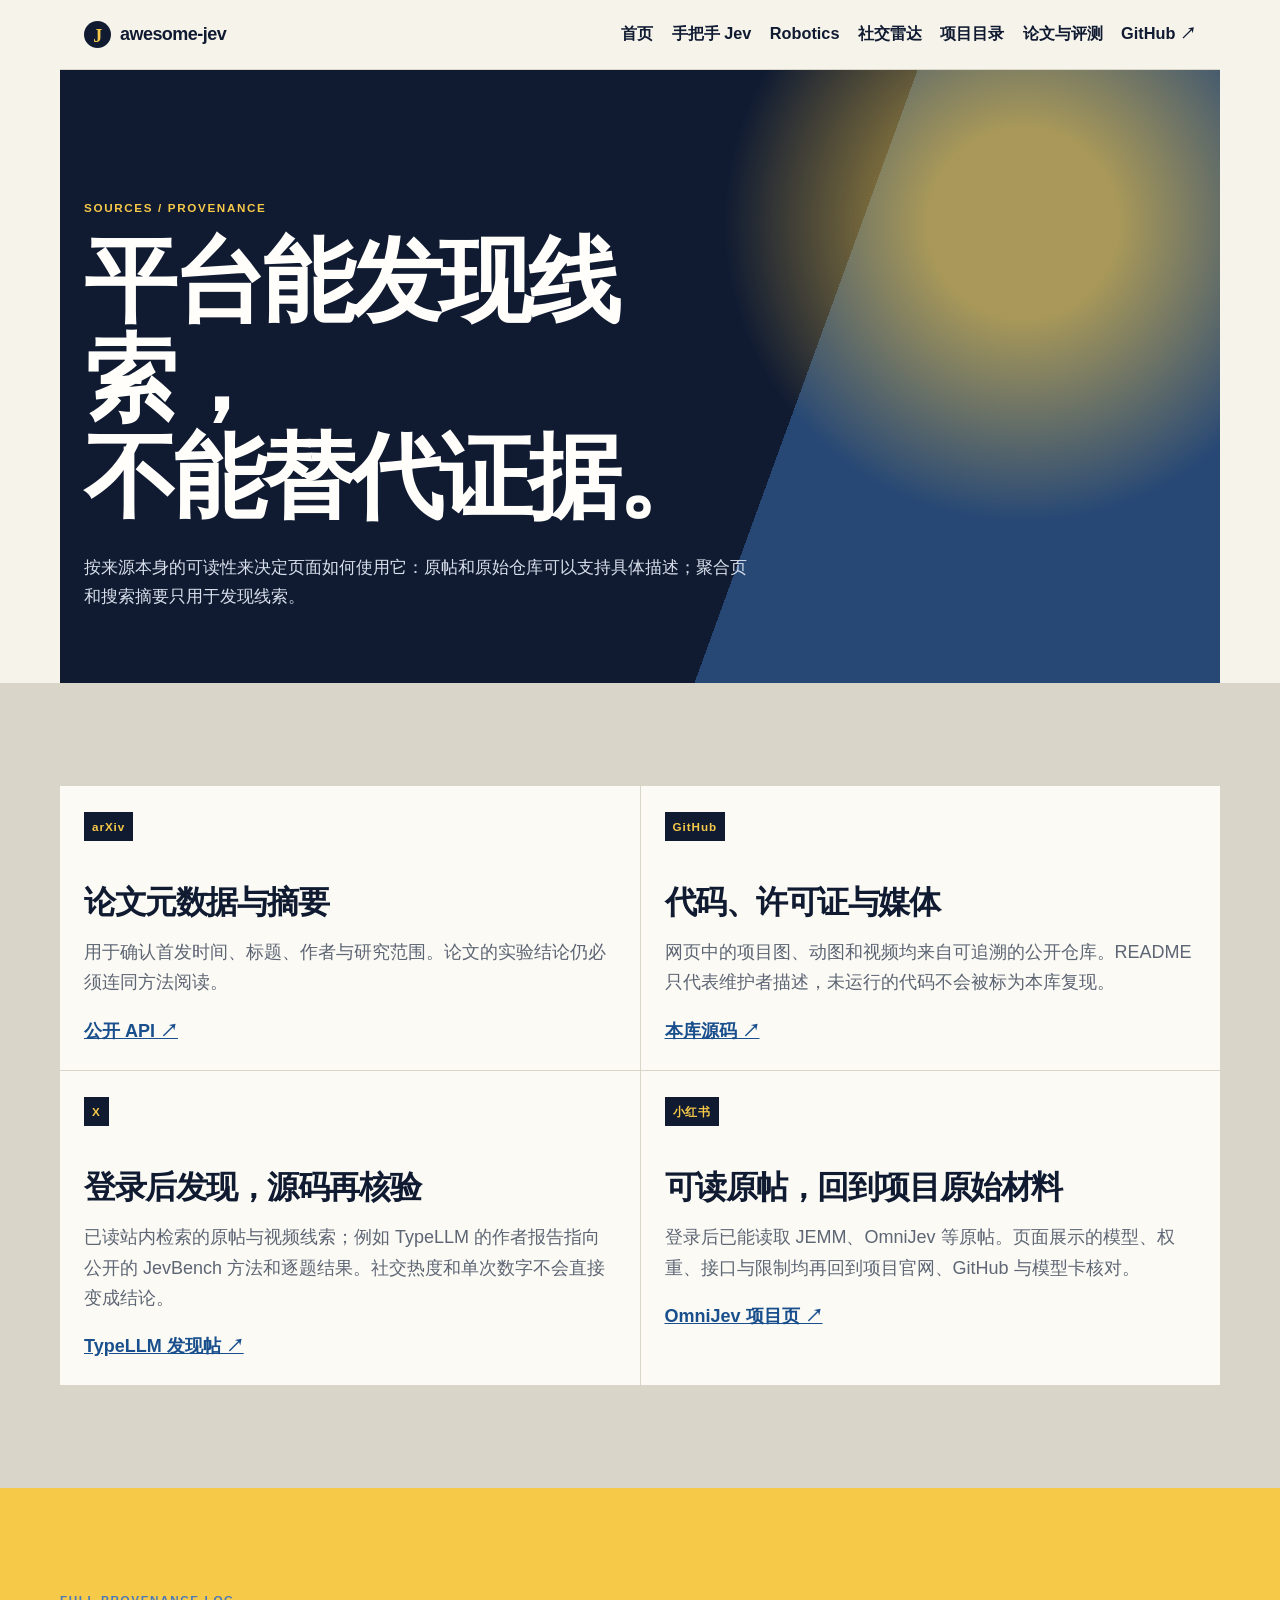
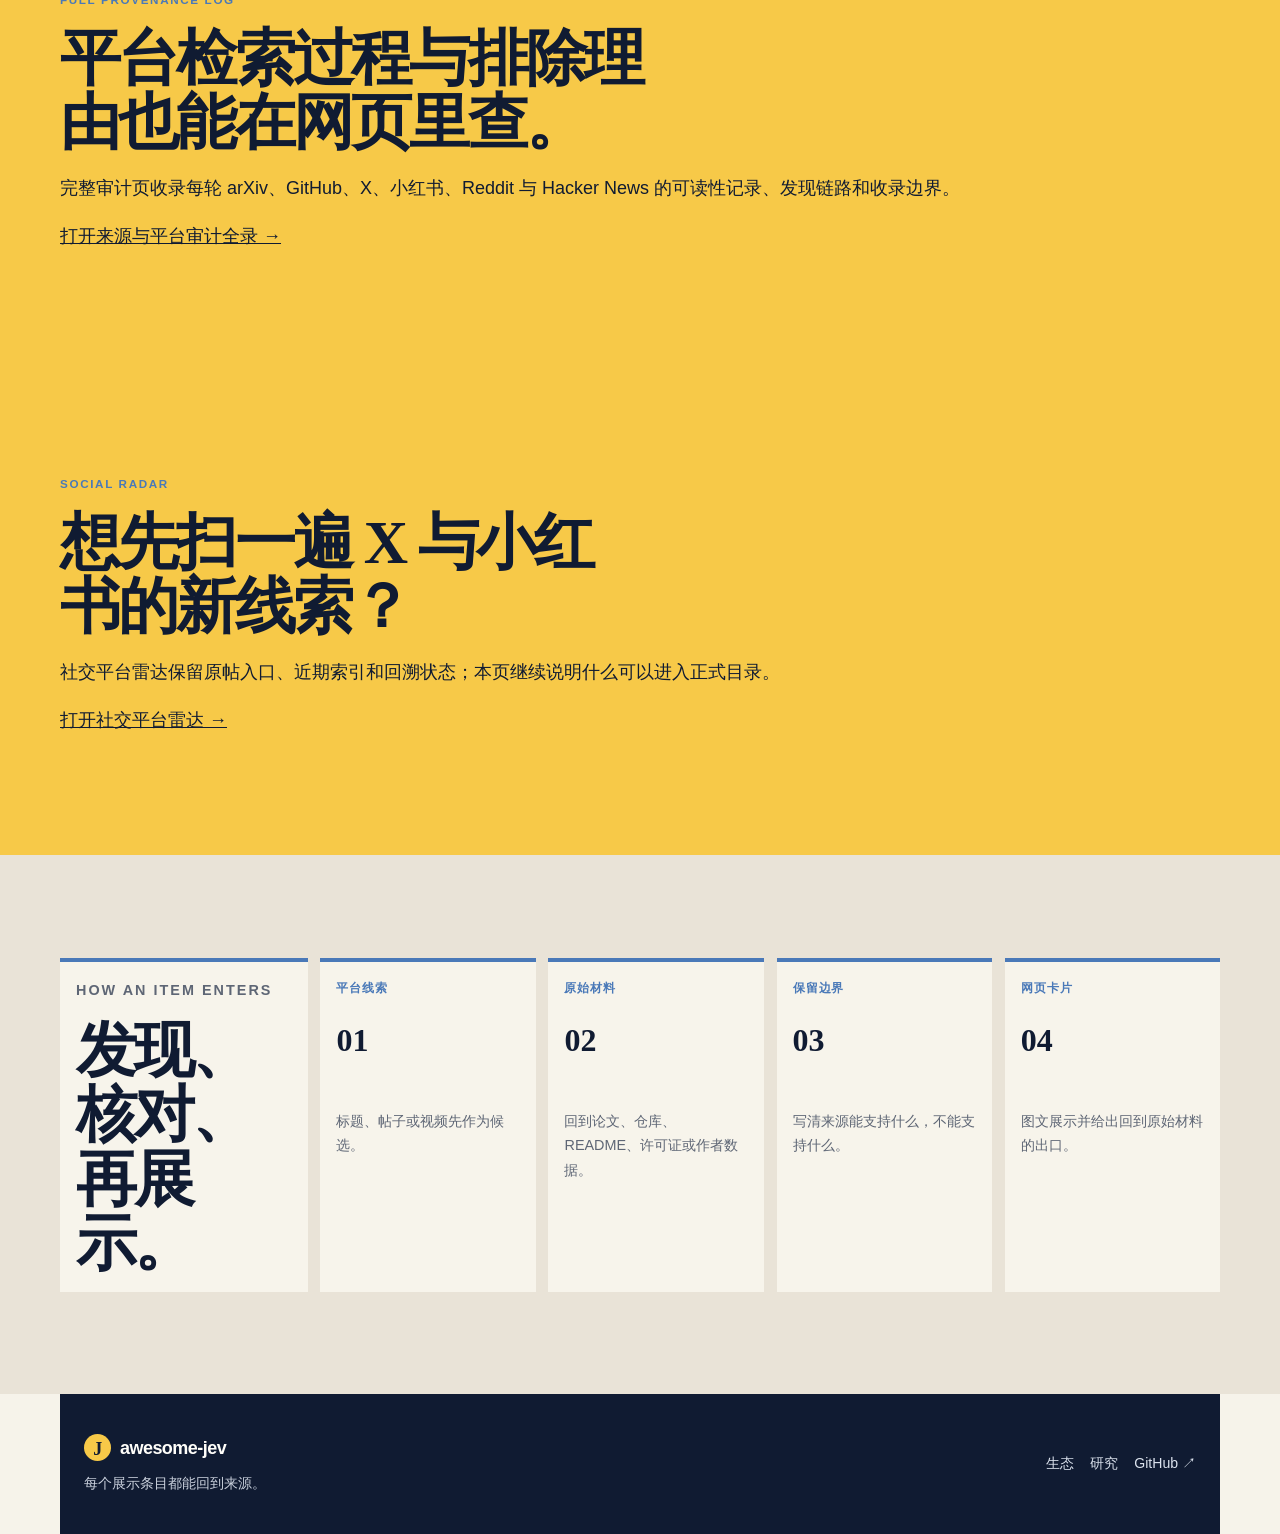
<file: docs/sources.html>
<!doctype html>
<html lang="zh-CN">
  <head><meta charset="utf-8" /><meta name="viewport" content="width=device-width, initial-scale=1" /><meta name="description" content="awesome-jev 的来源、平台与核验边界。" /><title>来源核验 · awesome-jev</title><link rel="stylesheet" href="assets/site.css" /></head>
  <body class="atlas-page">
    <header class="site-header"><a class="brand" href="index.html"><span class="brand-mark">J</span><span>awesome-jev</span></a><nav aria-label="主导航"><a href="index.html">首页</a><a href="hands-on.html">手把手 Jev</a><a href="robotics.html">Robotics</a><a href="social.html">社交雷达</a><a href="directory.html">项目目录</a><a href="research-directory.html">论文与评测</a><a href="https://github.com/Promethe-us/awesome-jev">GitHub ↗</a></nav></header>
    <main>
      <section class="atlas-hero"><p class="eyebrow">SOURCES / PROVENANCE</p><h1>平台能发现线索，<br />不能替代证据。</h1><p>按来源本身的可读性来决定页面如何使用它：原帖和原始仓库可以支持具体描述；聚合页和搜索摘要只用于发现线索。</p></section>
      <section class="section source-grid"><article><span class="platform-badge">arXiv</span><h2>论文元数据与摘要</h2><p>用于确认首发时间、标题、作者与研究范围。论文的实验结论仍必须连同方法阅读。</p><a href="https://export.arxiv.org/api/query?search_query=all%3AJev&start=0&max_results=100&sortBy=submittedDate&sortOrder=descending">公开 API ↗</a></article><article><span class="platform-badge">GitHub</span><h2>代码、许可证与媒体</h2><p>网页中的项目图、动图和视频均来自可追溯的公开仓库。README 只代表维护者描述，未运行的代码不会被标为本库复现。</p><a href="https://github.com/Promethe-us/awesome-jev">本库源码 ↗</a></article><article><span class="platform-badge">X</span><h2>登录后发现，源码再核验</h2><p>已读站内检索的原帖与视频线索；例如 TypeLLM 的作者报告指向公开的 JevBench 方法和逐题结果。社交热度和单次数字不会直接变成结论。</p><a href="https://x.com/aiwire_x/status/2104093221500658121">TypeLLM 发现帖 ↗</a></article><article><span class="platform-badge">小红书</span><h2>可读原帖，回到项目原始材料</h2><p>登录后已能读取 JEMM、OmniJev 等原帖。页面展示的模型、权重、接口与限制均再回到项目官网、GitHub 与模型卡核对。</p><a href="https://omnijev.net/">OmniJev 项目页 ↗</a></article></section>
      <section class="section callout-panel"><p class="eyebrow">FULL PROVENANCE LOG</p><h2>平台检索过程与排除理由也能在网页里查。</h2><p>完整审计页收录每轮 arXiv、GitHub、X、小红书、Reddit 与 Hacker News 的可读性记录、发现链路和收录边界。</p><p><a href="source-log.html">打开来源与平台审计全录 →</a></p></section><section class="section callout-panel"><p class="eyebrow">SOCIAL RADAR</p><h2>想先扫一遍 X 与小红书的新线索？</h2><p>社交平台雷达保留原帖入口、近期索引和回溯状态；本页继续说明什么可以进入正式目录。</p><p><a href="social.html">打开社交平台雷达 →</a></p></section><section class="section audit-flow"><div class="section-heading"><p class="eyebrow">HOW AN ITEM ENTERS</p><h2>发现、核对、再展示。</h2></div><div><span>平台线索</span><b>01</b><p>标题、帖子或视频先作为候选。</p></div><div><span>原始材料</span><b>02</b><p>回到论文、仓库、README、许可证或作者数据。</p></div><div><span>保留边界</span><b>03</b><p>写清来源能支持什么，不能支持什么。</p></div><div><span>网页卡片</span><b>04</b><p>图文展示并给出回到原始材料的出口。</p></div></section>
    </main>
    <footer class="site-footer"><div><a class="brand" href="index.html"><span class="brand-mark">J</span><span>awesome-jev</span></a><p>每个展示条目都能回到来源。</p></div><div class="footer-links"><a href="ecosystem.html">生态</a><a href="research.html">研究</a><a href="https://github.com/Promethe-us/awesome-jev">GitHub ↗</a></div></footer>
  </body>
</html>
</file>
<file: docs/assets/site.css>
:root {
  --ink: #101b32;
  --paper: #f6f3ea;
  --white: #fffefa;
  --sun: #f7c948;
  --blue: #4a79b8;
  --muted: #5e6675;
  --line: #d9d5c9;
  --max: 1160px;
}

* { box-sizing: border-box; }
html { scroll-behavior: smooth; }
body { margin: 0; color: var(--ink); background: var(--paper); font: 16px/1.62 "IBM Plex Sans", "Noto Sans SC", "Microsoft YaHei", sans-serif; }
a { color: inherit; }
.skip-link { position: fixed; top: -4rem; left: 1rem; z-index: 10; padding: .65rem 1rem; background: var(--sun); color: var(--ink); font-weight: 700; }
.skip-link:focus { top: 1rem; }
.site-header, .site-footer { display: flex; align-items: center; justify-content: space-between; gap: 1.5rem; max-width: var(--max); margin: auto; padding: 1.2rem 1.5rem; }
.site-header { border-bottom: 1px solid var(--line); }
.brand { display: inline-flex; gap: .55rem; align-items: center; text-decoration: none; font-weight: 800; letter-spacing: -.03em; }
.brand-mark { display: grid; width: 1.7rem; height: 1.7rem; place-items: center; border-radius: 50%; background: var(--ink); color: var(--sun); font-family: Georgia, serif; font-weight: 700; }
nav { display: flex; flex-wrap: wrap; justify-content: flex-end; gap: 1.15rem; font-size: .9rem; }
nav a, .footer-links a { text-decoration: none; border-bottom: 1px solid transparent; }
nav a:hover, nav a:focus-visible, .footer-links a:hover { border-color: currentColor; }
.hero { max-width: var(--max); margin: auto; padding: clamp(4.5rem, 10vw, 8.5rem) 1.5rem 4.8rem; }
.eyebrow { margin: 0 0 1rem; color: var(--blue); font-size: .73rem; font-weight: 800; letter-spacing: .14em; }
h1, h2, h3 { margin: 0; font-family: Georgia, "Noto Serif SC", "Songti SC", serif; line-height: 1.05; letter-spacing: -.045em; }
h1 { max-width: 12ch; font-size: clamp(3.1rem, 8.2vw, 6.7rem); }
h2 { font-size: clamp(2.25rem, 4.8vw, 4.25rem); }
h3 { font-size: 1.55rem; }
.hero-copy { max-width: 39rem; margin: 1.7rem 0 2rem; color: var(--muted); font-size: 1.13rem; }
.hero-actions { display: flex; flex-wrap: wrap; gap: .75rem; }
.button { display: inline-flex; align-items: center; gap: 1rem; padding: .8rem 1.05rem; text-decoration: none; font-weight: 750; }
.button.primary { background: var(--ink); color: var(--white); }
.button.primary span { color: var(--sun); }
.button.quiet { border: 1px solid var(--ink); }
.button:hover { transform: translateY(-2px); }
.principles { display: flex; flex-wrap: wrap; gap: 1.2rem; margin-top: 4rem; }
.principles div { display: flex; gap: .55rem; align-items: center; }
.principles strong { color: var(--blue); font-size: .85rem; }
.principles span { font-size: .88rem; font-weight: 700; }
.field-map { overflow: hidden; background: #e9e3d7; }
.map-heading { max-width: 44rem; }.map-heading > p:not(.eyebrow) { color: var(--muted); font-size: 1.05rem; }
.map-canvas { position: relative; display: grid; grid-template-columns: repeat(4, 1fr); grid-template-rows: repeat(3, minmax(9rem, auto)); gap: .8rem; max-width: 1100px; min-height: 39rem; margin: 3rem auto 1.25rem; padding: 1rem; isolation: isolate; }
.map-canvas::before { position: absolute; inset: 15% 18%; z-index: -2; border: 1px dashed #9eafc7; border-radius: 50%; content: ""; transform: rotate(-8deg); }.map-orbit { position: absolute; z-index: -1; border: 1px solid rgba(74, 121, 184, .32); border-radius: 50%; pointer-events: none; }.orbit-one { inset: 25% 28%; }.orbit-two { inset: 7% 9%; transform: rotate(12deg); }
.map-core { z-index: 1; display: flex; grid-column: 2 / span 2; grid-row: 2; flex-direction: column; align-items: center; justify-content: center; min-height: 12rem; padding: 1.5rem; border-radius: 50%; background: var(--ink); box-shadow: 0 0 0 12px rgba(247,201,72,.24), 0 0 0 24px rgba(16,27,50,.08); color: var(--white); text-align: center; }.map-core span { color: var(--sun); font-size: .75rem; font-weight: 900; letter-spacing: .18em; }.map-core strong { margin: .35rem 0; font-family: Georgia, serif; font-size: clamp(1.5rem, 3vw, 2.25rem); line-height: 1.1; }.map-core small { color: #c6d1e1; font-size: .76rem; }
.map-node { position: relative; z-index: 1; display: flex; min-height: 8rem; flex-direction: column; padding: 1rem; border: 1px solid rgba(16,27,50,.18); background: rgba(255,254,250,.87); box-shadow: 0 5px 0 rgba(16,27,50,.08); color: var(--ink); text-decoration: none; transition: transform .18s ease, box-shadow .18s ease, background .18s ease; }.map-node:hover { background: var(--sun); box-shadow: 0 9px 0 rgba(16,27,50,.17); transform: translateY(-4px) rotate(-.5deg); }.map-node span { color: var(--blue); font-size: .68rem; font-weight: 900; letter-spacing: .08em; }.map-node strong { margin-top: auto; font-family: Georgia, serif; font-size: 1.35rem; line-height: 1.1; }.map-node small { margin-top: .35rem; color: var(--muted); font-size: .78rem; line-height: 1.35; }.map-node b { position: absolute; top: .8rem; right: .85rem; color: var(--blue); }
.map-node.learn { grid-column: 1; grid-row: 1; }.map-node.agent { grid-column: 2; grid-row: 1; }.map-node.browser { grid-column: 3; grid-row: 1; }.map-node.robot { grid-column: 4; grid-row: 1 / span 2; }.map-node.data { grid-column: 1; grid-row: 2 / span 2; }.map-node.open { grid-column: 4; grid-row: 3; }.map-node.research { grid-column: 2; grid-row: 3; }.map-node.source { grid-column: 3; grid-row: 3; }
.atlas-map { position: relative; max-width: 1200px; margin: 3rem auto 1.25rem; overflow: hidden; border: 1px solid #1b3459; border-radius: 1.2rem; background: #10213b; aspect-ratio: 16 / 9; box-shadow: 0 22px 40px rgba(16,27,50,.2); isolation: isolate; }.atlas-map-art { display: block; width: 100%; height: 100%; object-fit: cover; }.atlas-map-shade { position: absolute; inset: 0; z-index: 1; background: linear-gradient(90deg, rgba(5,15,30,.32), transparent 25%, transparent 74%, rgba(5,15,30,.35)), linear-gradient(0deg, rgba(5,15,30,.22), transparent 35%); pointer-events: none; }.atlas-map-core, .atlas-zone { position: absolute; z-index: 2; text-decoration: none; }.atlas-map-core { top: 42%; left: 50%; display: grid; min-width: 9rem; padding: .7rem .85rem; border: 1px solid rgba(255,255,255,.72); border-radius: .65rem; background: rgba(11,27,51,.83); box-shadow: 0 0 0 5px rgba(247,201,72,.16); color: var(--white); text-align: center; transform: translate(-50%,-50%); backdrop-filter: blur(4px); }.atlas-map-core span { color: var(--sun); font-size: .7rem; font-weight: 900; letter-spacing: .13em; }.atlas-map-core strong { margin: .18rem 0; font-family: Georgia, serif; font-size: 1.25rem; }.atlas-map-core small { color: #d6e1ef; font-size: .7rem; }.atlas-zone { display: grid; min-width: 8.4rem; padding: .55rem .7rem; border: 1px solid rgba(255,255,255,.82); border-radius: .52rem; background: rgba(255,254,250,.93); box-shadow: 0 5px 14px rgba(0,0,0,.22); color: #12233e; transition: transform .18s ease, background .18s ease, box-shadow .18s ease; }.atlas-zone:hover { background: var(--sun); box-shadow: 0 8px 20px rgba(0,0,0,.34); transform: translateY(-4px) scale(1.02); }.atlas-zone span { color: var(--blue); font-size: .64rem; font-weight: 900; letter-spacing: .12em; }.atlas-zone strong { margin: .08rem 0; font-family: Georgia, serif; font-size: 1rem; }.atlas-zone small { color: #546074; font-size: .66rem; white-space: nowrap; }.zone-build { top: 10%; left: 14%; }.zone-agent { top: 8%; left: 42%; }.zone-browser { top: 12%; right: 12%; }.zone-robot { top: 47%; right: 10%; }.zone-data { right: 17%; bottom: 9%; }.zone-open { bottom: 8%; left: 42%; }.zone-research { bottom: 15%; left: 17%; }.zone-social { top: 41%; left: 5%; }
.map-legend { display: flex; flex-wrap: wrap; align-items: center; gap: 1rem; max-width: 1100px; margin: auto; color: #48546a; font-size: .8rem; font-weight: 750; }.map-legend a { margin-left: auto; color: #194f8d; }.legend-dot { display: inline-block; width: .65rem; height: .65rem; margin-right: .3rem; border-radius: 50%; }.legend-dot.build { background: var(--sun); }.legend-dot.explore { background: var(--blue); }.legend-dot.verify { background: #5f9072; }
.section { padding: clamp(4rem, 8vw, 7.5rem) max(1.5rem, calc((100vw - var(--max)) / 2)); }
.section-grid { display: grid; grid-template-columns: .9fr 1.1fr; gap: clamp(2.4rem, 7vw, 8rem); background: var(--white); }
.section-heading > p:not(.eyebrow) { max-width: 33rem; color: var(--muted); }
.route-list { border-top: 1px solid var(--line); }
.route { display: grid; grid-template-columns: 3rem 1fr auto; gap: .8rem; padding: 1.25rem 0; border-bottom: 1px solid var(--line); text-decoration: none; }
.route:hover strong { text-decoration: underline; text-underline-offset: .25em; }
.route-number { color: var(--blue); font-family: Georgia, serif; font-size: 1.25rem; }
.route strong, .route small { display: block; }
.route small { color: var(--muted); font-size: .9rem; }
.route b { color: var(--blue); font-size: 1.35rem; }
.primitive-section { background: var(--ink); color: var(--white); }
.primitive-section .eyebrow { color: var(--sun); }
.primitive-grid { display: grid; grid-template-columns: repeat(3, 1fr); gap: 1px; margin-top: 2.5rem; background: #425170; }
.primitive-grid article { min-height: 16rem; padding: 1.65rem; background: var(--ink); }
.primitive-grid p { margin: 0 0 3rem; color: var(--sun); font-size: .78rem; font-weight: 800; letter-spacing: .1em; }
.primitive-grid h3 { max-width: 11ch; }
.primitive-grid span { display: block; margin-top: .9rem; color: #cad2e3; font-size: .94rem; }
.caption { margin: 1.4rem 0 0; color: #cad2e3; font-size: .9rem; }
.caption a, .text-link { color: var(--sun); font-weight: 750; text-decoration-thickness: 1px; text-underline-offset: .24em; }
.robotics { display: grid; grid-template-columns: .9fr 1.1fr; gap: clamp(2.5rem, 8vw, 9rem); background: var(--sun); }
.robotics .eyebrow { color: var(--ink); }
.robotics-stack { display: grid; align-content: center; gap: .55rem; }
.stack-card { padding: 1rem 1.2rem; border-left: 5px solid var(--ink); background: rgba(255, 254, 250, .55); }
.stack-card span, .stack-card small { display: block; }
.stack-card span { font-size: .72rem; font-weight: 800; letter-spacing: .08em; text-transform: uppercase; }
.stack-card strong { display: block; margin: .1rem 0; font-family: Georgia, serif; font-size: 1.35rem; }
.stack-card small { color: #50596a; }
.stack-card.judge { margin-left: 1.5rem; background: var(--ink); color: var(--white); border-color: var(--blue); }
.stack-card.judge small { color: #cbd2df; }
.stack-card.state { margin-left: 3rem; }
.stack-card.control { margin-left: 4.5rem; }
.library { background: var(--white); }
.library-top { display: flex; justify-content: space-between; align-items: end; gap: 2rem; }
.search { display: flex; align-items: center; gap: .55rem; width: min(100%, 22rem); padding: .55rem .75rem; border-bottom: 1px solid var(--ink); }
.search span { font-size: 1.35rem; }
.search input { width: 100%; border: 0; outline: 0; background: transparent; color: var(--ink); font: inherit; }
.filter-row { display: flex; flex-wrap: wrap; gap: .45rem; margin: 2.25rem 0 1rem; }
.filter { border: 1px solid var(--line); border-radius: 999px; padding: .4rem .8rem; background: transparent; color: var(--ink); cursor: pointer; font: inherit; font-size: .86rem; }
.filter:hover, .filter.active { border-color: var(--ink); background: var(--ink); color: var(--white); }
.resource-grid { display: grid; grid-template-columns: repeat(3, 1fr); gap: 1px; background: var(--line); border: 1px solid var(--line); }
.resource-card { display: flex; min-height: 15.5rem; flex-direction: column; align-items: start; padding: 1.35rem; background: var(--white); text-decoration: none; transition: background .15s ease, transform .15s ease; }
.resource-card:hover { background: #f0ecdf; transform: translateY(-2px); }
.resource-card h3 { margin-top: auto; }
.resource-card p { margin: .7rem 0; color: var(--muted); font-size: .92rem; }
.evidence { display: inline-block; padding: .2rem .45rem; border-radius: 2px; font-size: .7rem; font-weight: 800; letter-spacing: .04em; }
.official { background: #dbe7f6; color: #194f8d; }.code { background: #fce6a2; color: #684900; }.paper { background: #d9ebdf; color: #1a6640; }.directory { background: #e6e2ed; color: #5a397b; }.audit { background: #e5e5e5; color: #3d434d; }
.go { margin-top: auto; color: var(--blue); font-weight: 800; font-size: .87rem; }
.empty-state { margin: 1.3rem 0 0; color: var(--muted); }
.reading-rule { background: var(--blue); color: var(--white); }
.reading-rule .eyebrow { color: var(--sun); }.reading-rule h2 { max-width: 20ch; }
.rule-columns { display: grid; grid-template-columns: repeat(3, 1fr); gap: 2rem; margin-top: 2.5rem; }
.rule-columns p { margin: 0; color: #e4edf9; }.rule-columns strong { color: var(--sun); }
.site-footer { padding-top: 2.4rem; padding-bottom: 2.4rem; background: var(--ink); color: var(--white); }.site-footer .brand-mark { background: var(--sun); color: var(--ink); }.site-footer p { margin: .55rem 0 0; color: #c9d0dc; font-size: .85rem; }.footer-links { display: flex; flex-wrap: wrap; gap: 1rem; color: #dce3ee; font-size: .88rem; }
.article-page { background: var(--white); }.article-header { max-width: var(--max); margin: auto; padding: 1.2rem 1.5rem; }.article-header a { color: var(--blue); font-weight: 750; text-decoration-thickness: 1px; text-underline-offset: .25em; }.article-hero { padding: clamp(4rem, 9vw, 7.5rem) max(1.5rem, calc((100vw - var(--max)) / 2)) 4rem; background: var(--ink); color: var(--white); }.article-hero h1 { max-width: 12ch; }.article-hero p:not(.eyebrow) { max-width: 44rem; color: #d2d9e6; font-size: 1.1rem; }.article-hero .eyebrow { color: var(--sun); }.article-content { max-width: 52rem; margin: auto; padding: 4rem 1.5rem 6rem; }.article-content h2 { margin-top: 4rem; font-size: clamp(2rem, 4vw, 3rem); }.article-content h3 { margin-top: 2.2rem; font-size: 1.7rem; }.article-content p, .article-content li { color: #354154; }.article-content a { color: #194f8d; font-weight: 700; text-decoration-thickness: 1px; text-underline-offset: .2em; }.article-content table { width: 100%; margin: 1.5rem 0; border-collapse: collapse; font-size: .92rem; }.article-content th { text-align: left; font-size: .76rem; letter-spacing: .06em; text-transform: uppercase; }.article-content th, .article-content td { padding: .8rem .55rem; vertical-align: top; border-bottom: 1px solid var(--line); }.article-content blockquote { margin: 1.8rem 0; padding: 1.1rem 1.2rem; border-left: 4px solid var(--sun); background: #fff8dd; }.article-content code { padding: .1em .3em; background: #eeeae0; font-size: .88em; }.article-content pre { overflow-x: auto; margin: 1.5rem 0; padding: 1.2rem; background: var(--ink); color: #ecf0f8; }.article-content pre code { padding: 0; background: transparent; }.article-note { margin: 2rem 0; padding: 1.4rem; border-top: 5px solid var(--sun); background: #f3f0e7; }.article-note strong { display: block; margin-bottom: .35rem; }.article-next { display: flex; flex-wrap: wrap; gap: .75rem; margin-top: 3.5rem; }.article-next a { padding: .65rem .85rem; border: 1px solid var(--ink); color: var(--ink); text-decoration: none; }.article-next a:hover { background: var(--ink); color: var(--white); }

@media (max-width: 760px) {
  .site-header { align-items: flex-start; flex-direction: column; }.site-header nav { justify-content: flex-start; gap: .65rem 1rem; }
  .section-grid, .robotics { grid-template-columns: 1fr; }.primitive-grid, .resource-grid, .rule-columns { grid-template-columns: 1fr; }.primitive-grid article { min-height: 0; }.primitive-grid p { margin-bottom: 1.8rem; }.library-top { align-items: start; flex-direction: column; }.search { width: 100%; }.stack-card.judge, .stack-card.state, .stack-card.control { margin-left: 0; }.site-footer { align-items: start; flex-direction: column; }
  .map-canvas { grid-template-columns: 1fr 1fr; grid-template-rows: auto; min-height: 0; padding: 0; }.map-canvas::before, .map-orbit { display: none; }.map-core { grid-column: 1 / -1; grid-row: auto; min-height: 10rem; margin: 1rem 0; border-radius: 1rem; }.map-node.learn, .map-node.agent, .map-node.browser, .map-node.robot, .map-node.data, .map-node.open, .map-node.research, .map-node.source { grid-column: auto; grid-row: auto; min-height: 9rem; }.atlas-map { aspect-ratio: auto; padding: .7rem; border-radius: .8rem; background: #f3f0e7; }.atlas-map-art, .atlas-map-shade { display: none; }.atlas-map-core { position: relative; top: auto; left: auto; min-width: 0; margin: .4rem 0 1rem; transform: none; }.atlas-zone { position: relative; top: auto; right: auto; bottom: auto; left: auto; min-width: 0; margin: .45rem 0; }.atlas-zone small { white-space: normal; }.map-legend a { width: 100%; margin-left: 0; }
}

/* Visual atlas pages */
.hero-gallery { display: grid; grid-template-columns: 1.2fr .9fr .9fr; gap: .65rem; max-width: 53rem; margin-top: 2.6rem; }
.hero-gallery a { position: relative; display: block; min-height: 10rem; overflow: hidden; background: var(--ink); color: var(--white); text-decoration: none; }
.hero-gallery a:first-child { grid-row: span 2; min-height: 20.65rem; }
.hero-gallery img { width: 100%; height: 100%; min-height: 10rem; object-fit: cover; opacity: .82; transition: transform .35s ease, opacity .35s ease; }
.hero-gallery a:hover img { transform: scale(1.045); opacity: 1; }
.hero-gallery span { position: absolute; right: .7rem; bottom: .6rem; left: .7rem; font-size: .73rem; font-weight: 800; letter-spacing: .03em; text-shadow: 0 1px 12px #000; }
.atlas-page { background: #f6f3ea; }
.atlas-hero { max-width: var(--max); margin: auto; padding: clamp(4.5rem, 10vw, 8.8rem) 1.5rem 4.5rem; background: radial-gradient(circle at 83% 25%, rgba(247, 201, 72, .62) 0 9%, transparent 28%), linear-gradient(110deg, #101b32 0 62%, #274875 62% 100%); color: var(--white); }
.atlas-hero h1 { max-width: 15ch; font-size: clamp(3rem, 7.3vw, 6.4rem); }
.atlas-hero p:not(.eyebrow) { max-width: 42rem; margin: 1.6rem 0 0; color: #d8dfeb; font-size: 1.08rem; }
.atlas-hero .eyebrow { color: var(--sun); }
.atlas-grid { display: grid; grid-template-columns: 1.15fr 1fr 1fr; gap: 1rem; background: var(--white); }
.atlas-card { min-height: 19rem; padding: 1.6rem; border: 1px solid var(--line); background: #fbfaf4; }
.atlas-card.featured { background: var(--sun); }
.atlas-card h2 { margin-top: 3.5rem; font-size: 2.35rem; }.atlas-card p { color: #354154; }.atlas-card a, .card-links a { color: #194f8d; font-weight: 800; text-underline-offset: .2em; }.card-links { display: flex; flex-wrap: wrap; gap: .8rem; }
.dark-band { display: grid; grid-template-columns: .8fr 1.2fr; gap: 4rem; align-items: center; background: var(--ink); color: var(--white); }.dark-band .eyebrow { color: var(--sun); }.decision-flow { display: flex; flex-wrap: wrap; align-items: center; gap: .65rem; }.decision-flow span { padding: .8rem .95rem; border: 1px solid #52617d; color: #e1e7f2; font-size: .9rem; }.decision-flow b { color: var(--sun); }
.use-grid { display: grid; grid-template-columns: 1.1fr repeat(3, 1fr); gap: 1.25rem; }.use-grid article { padding: 1.25rem 0; border-top: 3px solid var(--blue); }.use-grid h3 { font-size: 1.5rem; }.use-grid p { color: var(--muted); }.use-grid a { color: #194f8d; font-weight: 800; }
.media-card-grid { display: grid; grid-template-columns: repeat(2, 1fr); gap: 1rem; background: var(--white); }.media-card { overflow: hidden; border: 1px solid var(--line); background: var(--white); }.media-card.wide { grid-row: span 2; }.media-card figure { position: relative; margin: 0; min-height: 15rem; background: #17233d; }.media-card.wide figure { min-height: 21rem; }.media-card img { display: block; width: 100%; height: 100%; min-height: inherit; object-fit: cover; }.media-card figcaption { position: absolute; right: 0; bottom: 0; left: 0; padding: .45rem .7rem; background: rgba(16, 27, 50, .86); color: #eff3fa; font-size: .7rem; }.media-card > div { padding: 1.3rem; }.media-card h2 { margin-top: .7rem; font-size: 2rem; }.media-card p { color: var(--muted); }.media-card a { color: #194f8d; font-weight: 800; }
.category-shelf { background: #e9e3d7; }.shelf-grid { display: grid; grid-template-columns: repeat(4, 1fr); gap: 1px; margin-top: 2.5rem; background: #baaf9f; }.shelf-grid a { min-height: 13rem; padding: 1.2rem; background: #f7f4eb; color: var(--ink); text-decoration: none; }.shelf-grid a:hover { background: var(--sun); }.shelf-grid span { color: var(--blue); font-size: .8rem; font-weight: 800; }.shelf-grid h3 { margin-top: 2.5rem; }.shelf-grid p { color: var(--muted); font-size: .9rem; }
.evidence-board { background: var(--white); }.evidence-rail { display: flex; flex-wrap: wrap; align-items: center; gap: .6rem; padding: 1.2rem; background: var(--ink); color: var(--white); font-weight: 750; }.evidence-rail b { color: var(--sun); }.metric-notes { display: grid; grid-template-columns: repeat(3, 1fr); gap: 1px; margin-top: 1px; background: var(--line); }.metric-notes article { padding: 1.3rem; background: #fbfaf4; }.metric-notes strong { color: var(--blue); font-family: Georgia, serif; font-size: 3.6rem; line-height: 1; }.metric-notes p { color: var(--muted); }
.study-list { display: grid; grid-template-columns: .9fr 1.1fr; gap: 1rem 4rem; }.study-list .section-heading { grid-row: span 3; }.study-list article { padding: 1.25rem 0; border-top: 1px solid var(--line); }.study-list h3 { margin: .7rem 0; font-size: 1.55rem; }.study-list p { color: var(--muted); }.study-list a { display: inline-block; margin-right: 1rem; color: #194f8d; font-weight: 800; }.callout-panel { background: var(--sun); }.callout-panel h2 { max-width: 19ch; }.callout-panel ol { max-width: 48rem; padding-left: 1.4rem; }.callout-panel li { margin: .8rem 0; font-size: 1.05rem; }
.source-grid { display: grid; grid-template-columns: repeat(2, 1fr); gap: 1px; background: var(--line); }.source-grid article { min-height: 16rem; padding: 1.5rem; background: #fbfaf4; }.source-grid h2 { margin-top: 2.8rem; font-size: 2rem; }.source-grid p { color: var(--muted); }.source-grid a { color: #194f8d; font-weight: 800; }.platform-badge { display: inline-block; padding: .28rem .5rem; background: var(--ink); color: var(--sun); font-size: .73rem; font-weight: 800; letter-spacing: .08em; }.audit-flow { display: grid; grid-template-columns: 1.15fr repeat(4, 1fr); gap: .8rem; background: #e9e3d7; }.audit-flow > div { padding: 1rem; border-top: 4px solid var(--blue); background: #f7f4eb; }.audit-flow span, .audit-flow b { display: block; }.audit-flow span { color: var(--blue); font-size: .75rem; font-weight: 800; letter-spacing: .08em; }.audit-flow b { margin: 1rem 0 2.6rem; font-family: Georgia, serif; font-size: 2rem; }.audit-flow p { color: var(--muted); font-size: .9rem; }
.project-media { display: grid; grid-template-columns: repeat(2, 1fr); gap: 1rem; margin: 2rem 0 3rem; }.project-media figure { margin: 0; overflow: hidden; background: var(--ink); }.project-media img { display: block; width: 100%; height: 16rem; object-fit: cover; }.project-media figcaption { padding: .6rem .8rem; background: var(--ink); }.project-media figcaption a { color: var(--white); font-size: .82rem; }.project-video { display: grid; grid-template-columns: .9fr 1.1fr; gap: 1.5rem; align-items: center; margin: 3.5rem -2rem; padding: 2rem; background: #e7eef6; }.project-video h2 { margin: .5rem 0; font-size: 2.5rem; }.project-video p { color: var(--muted); }.project-video a { color: #194f8d; font-weight: 800; }.project-video video { width: 100%; background: #101b32; }
.catalog-page { background: #f6f3ea; }.catalog-hero { max-width: var(--max); margin: auto; padding: clamp(4.5rem, 9vw, 8rem) 1.5rem 4rem; background: radial-gradient(circle at 80% 25%, rgba(247,201,72,.78) 0 8%, transparent 26%), linear-gradient(118deg, var(--ink) 0 60%, #355b93 60%); color: var(--white); }.catalog-hero h1 { max-width: 12ch; font-size: clamp(3rem, 7.3vw, 6.3rem); }.catalog-hero p:not(.eyebrow) { max-width: 44rem; color: #dce4f0; font-size: 1.08rem; }.catalog-hero .eyebrow { color: var(--sun); }.catalog-actions { display: flex; flex-wrap: wrap; gap: .7rem; margin-top: 2rem; }.catalog-actions a { padding: .7rem .9rem; border: 1px solid rgba(255,255,255,.65); color: var(--white); font-weight: 800; text-decoration: none; }.catalog-actions a:hover { background: var(--sun); border-color: var(--sun); color: var(--ink); }.catalog-controls { display: flex; align-items: center; justify-content: space-between; gap: 2rem; max-width: var(--max); margin: auto; padding: 2.2rem 1.5rem 1rem; }.catalog-controls label { display: flex; align-items: center; gap: .7rem; width: min(100%, 43rem); padding: .75rem 1rem; border: 1px solid var(--ink); background: var(--white); }.catalog-controls span { color: var(--blue); font-size: 1.4rem; }.catalog-controls input { width: 100%; border: 0; outline: none; background: transparent; color: var(--ink); font: inherit; }.catalog-controls p { margin: 0; color: var(--muted); font-size: .84rem; white-space: nowrap; }.catalog-nav { display: flex; max-width: var(--max); margin: auto; padding: .7rem 1.5rem 1.8rem; gap: .45rem; overflow-x: auto; justify-content: flex-start; }.catalog-nav a { flex: 0 0 auto; padding: .42rem .7rem; border: 1px solid var(--line); background: #fbfaf4; color: #33405a; font-size: .78rem; font-weight: 750; text-decoration: none; white-space: nowrap; }.catalog-nav a:hover { border-color: var(--ink); background: var(--ink); color: var(--white); }.catalog-source-note { display: grid; grid-template-columns: .8fr 1.45fr auto; align-items: center; gap: 1.5rem; max-width: var(--max); margin: 0 auto 3rem; padding: 1.25rem 1.5rem; background: var(--sun); }.catalog-source-note span { display: block; font-size: .68rem; font-weight: 900; letter-spacing: .12em; }.catalog-source-note strong { font-family: Georgia, serif; font-size: 1.35rem; line-height: 1.1; }.catalog-source-note p { margin: 0; color: #414959; font-size: .9rem; }.catalog-source-note a { color: #173e72; font-size: .86rem; font-weight: 800; white-space: nowrap; }.catalog-body { max-width: var(--max); margin: auto; padding: 0 1.5rem 5rem; }.catalog-section { margin-top: 4rem; scroll-margin-top: 1rem; }.catalog-section[hidden] { display: none; }.catalog-section-head { display: grid; grid-template-columns: 3.2rem 1fr auto; align-items: baseline; gap: .7rem; margin-bottom: 1.2rem; }.catalog-section-head > span { color: var(--blue); font-family: Georgia, serif; font-size: 1.1rem; }.catalog-section-head h2 { font-size: clamp(1.85rem, 3.7vw, 3rem); }.catalog-section-head > a { color: var(--blue); font-weight: 800; text-decoration: none; }.catalog-intro { max-width: 54rem; color: var(--muted); }.catalog-table-wrap { overflow-x: auto; border: 1px solid var(--line); background: var(--white); }.catalog-table { width: 100%; min-width: 680px; border-collapse: collapse; font-size: .88rem; line-height: 1.5; }.catalog-table th { padding: .8rem .9rem; background: var(--ink); color: var(--white); font-size: .72rem; letter-spacing: .06em; text-align: left; text-transform: uppercase; }.catalog-table td { padding: .9rem; vertical-align: top; border-top: 1px solid var(--line); color: #354154; }.catalog-table td:first-child { width: 24%; font-weight: 750; }.catalog-table tr:hover td { background: #fff9e5; }.catalog-table a { color: #194f8d; font-weight: 750; text-decoration-thickness: 1px; text-underline-offset: .2em; }.catalog-table code { padding: .08em .25em; background: #eeeae0; color: #25334d; font-size: .88em; }.catalog-body + .empty-state { max-width: var(--max); margin: -3rem auto 4rem; padding: 0 1.5rem; }
@media (max-width: 760px) { .hero-gallery, .atlas-grid, .dark-band, .use-grid, .media-card-grid, .shelf-grid, .metric-notes, .study-list, .source-grid, .audit-flow, .project-media, .project-video { grid-template-columns: 1fr; }.hero-gallery a:first-child { grid-row: auto; min-height: 13rem; }.atlas-hero { padding-top: 4.5rem; }.media-card.wide { grid-row: auto; }.media-card.wide figure { min-height: 15rem; }.shelf-grid { background: transparent; gap: .7rem; }.shelf-grid a { border: 1px solid var(--line); }.study-list .section-heading { grid-row: auto; }.project-video { margin: 3rem 0; padding: 1.2rem; }.audit-flow > .section-heading { padding-bottom: 1rem; }.audit-flow b { margin-bottom: 1rem; }.catalog-controls { align-items: stretch; flex-direction: column; gap: .7rem; }.catalog-controls label { width: 100%; }.catalog-controls p { white-space: normal; }.catalog-source-note { grid-template-columns: 1fr; gap: .7rem; }.catalog-table { font-size: .83rem; }.catalog-section-head { grid-template-columns: 2.5rem 1fr auto; }.catalog-section-head h2 { font-size: 1.75rem; } }

/* Readability pass */
body { font-size: 18px; line-height: 1.68; }
.site-header nav { font-size: 1.02rem; font-weight: 650; }
.map-heading { max-width: 48rem; }
.map-heading > p:not(.eyebrow) { font-size: 1.18rem; }
.atlas-map-core { min-width: 10rem; padding: .8rem .95rem; }
.atlas-map-core span { font-size: .78rem; }
.atlas-map-core strong { font-size: 1.42rem; }
.atlas-map-core small { font-size: .8rem; }
.atlas-zone { min-width: 9.8rem; padding: .66rem .78rem; }
.atlas-zone span { font-size: .73rem; }
.atlas-zone strong { font-size: 1.16rem; }
.atlas-zone small { font-size: .76rem; }
.catalog-table { font-size: 1rem; line-height: 1.58; }
.catalog-table th { font-size: .8rem; }
.catalog-intro { font-size: 1.04rem; }
.article-content table { font-size: 1rem; }
@media (max-width: 760px) { body { font-size: 17px; }.atlas-zone { min-width: 0; }.catalog-table { font-size: .92rem; } }
</file>
